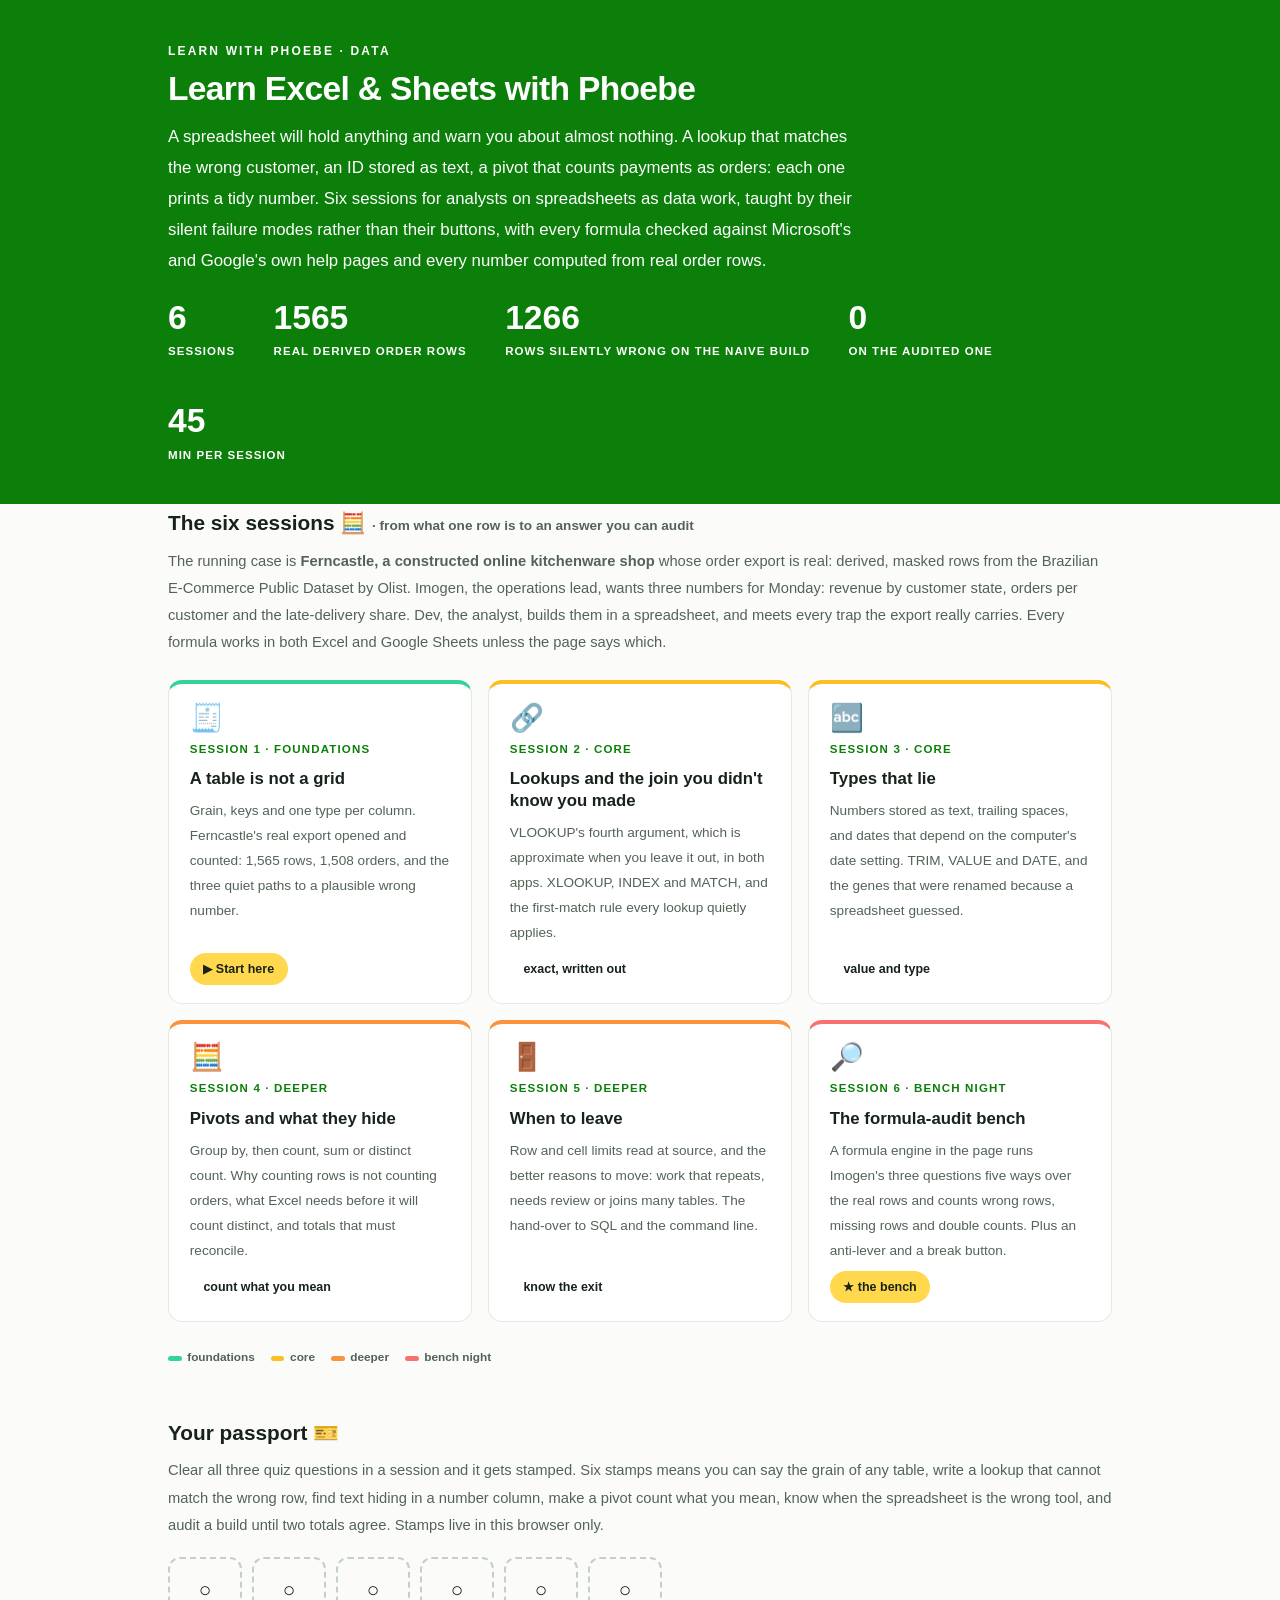
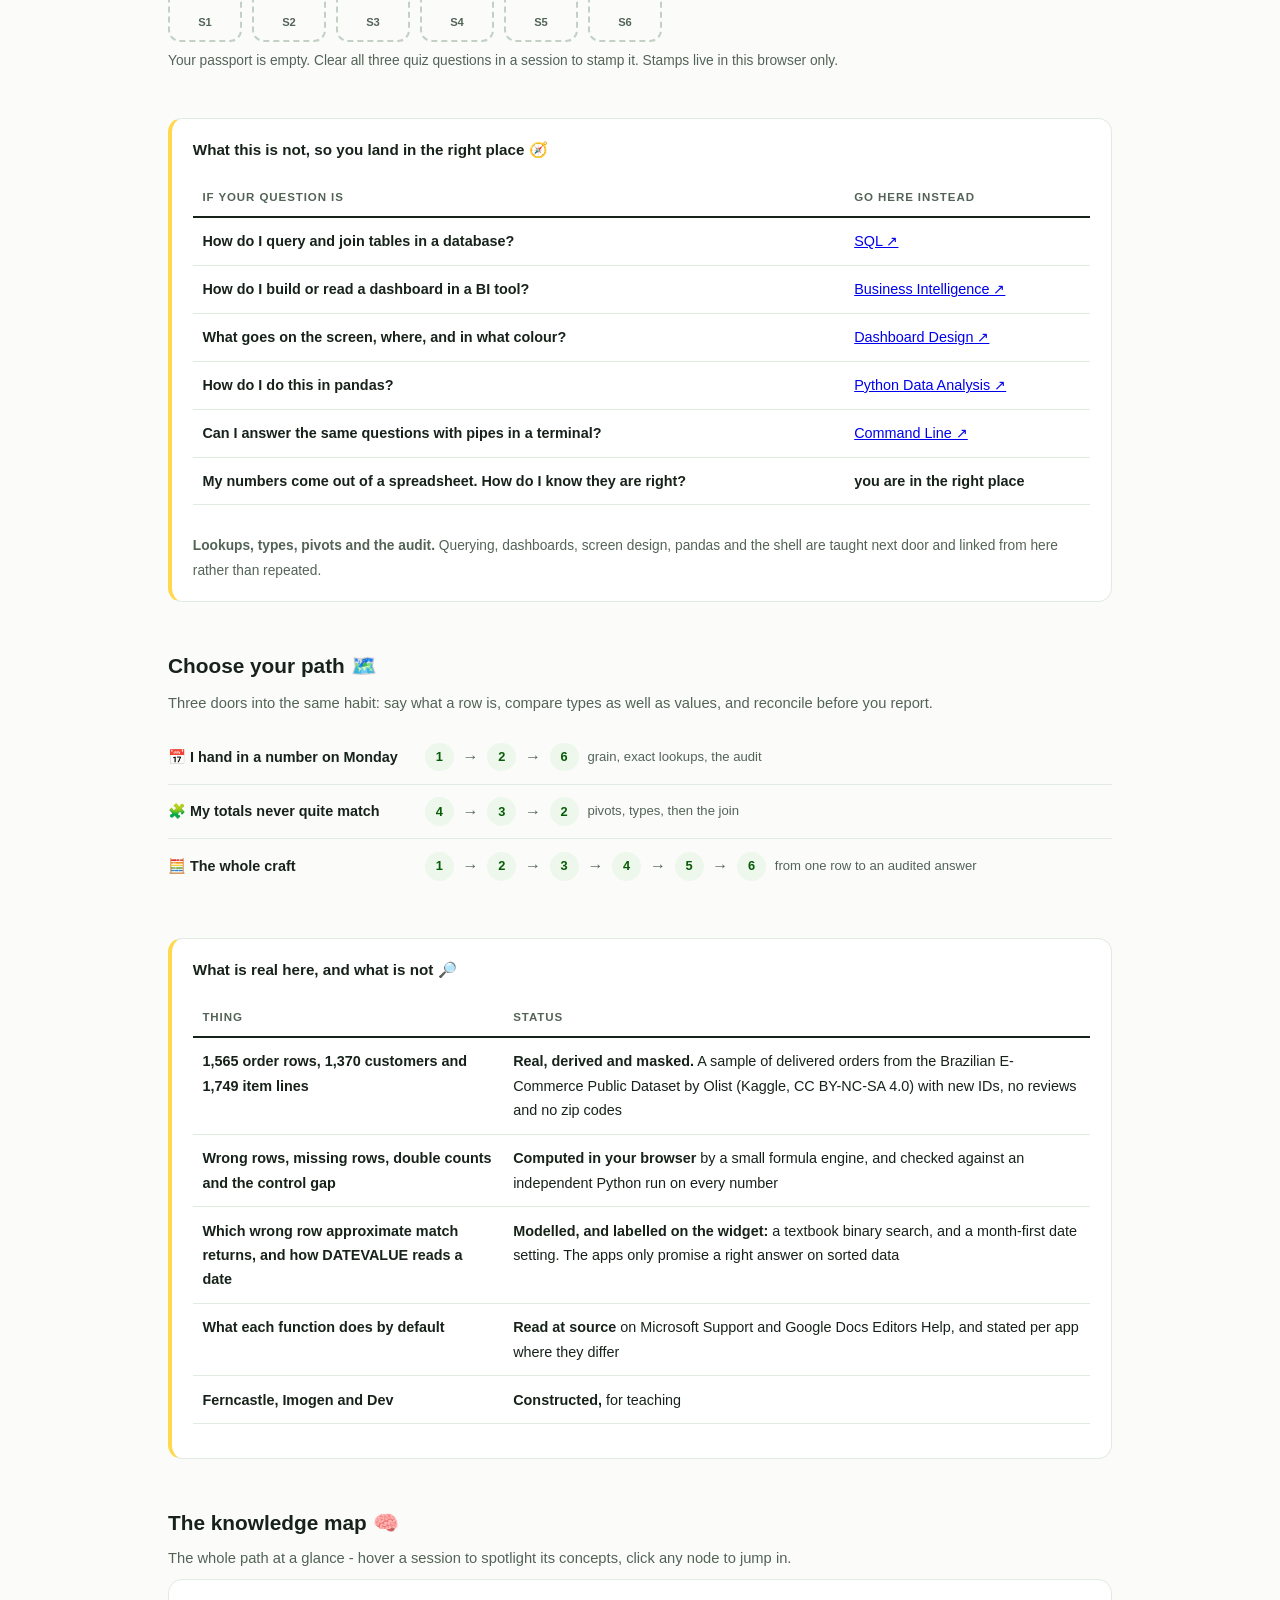
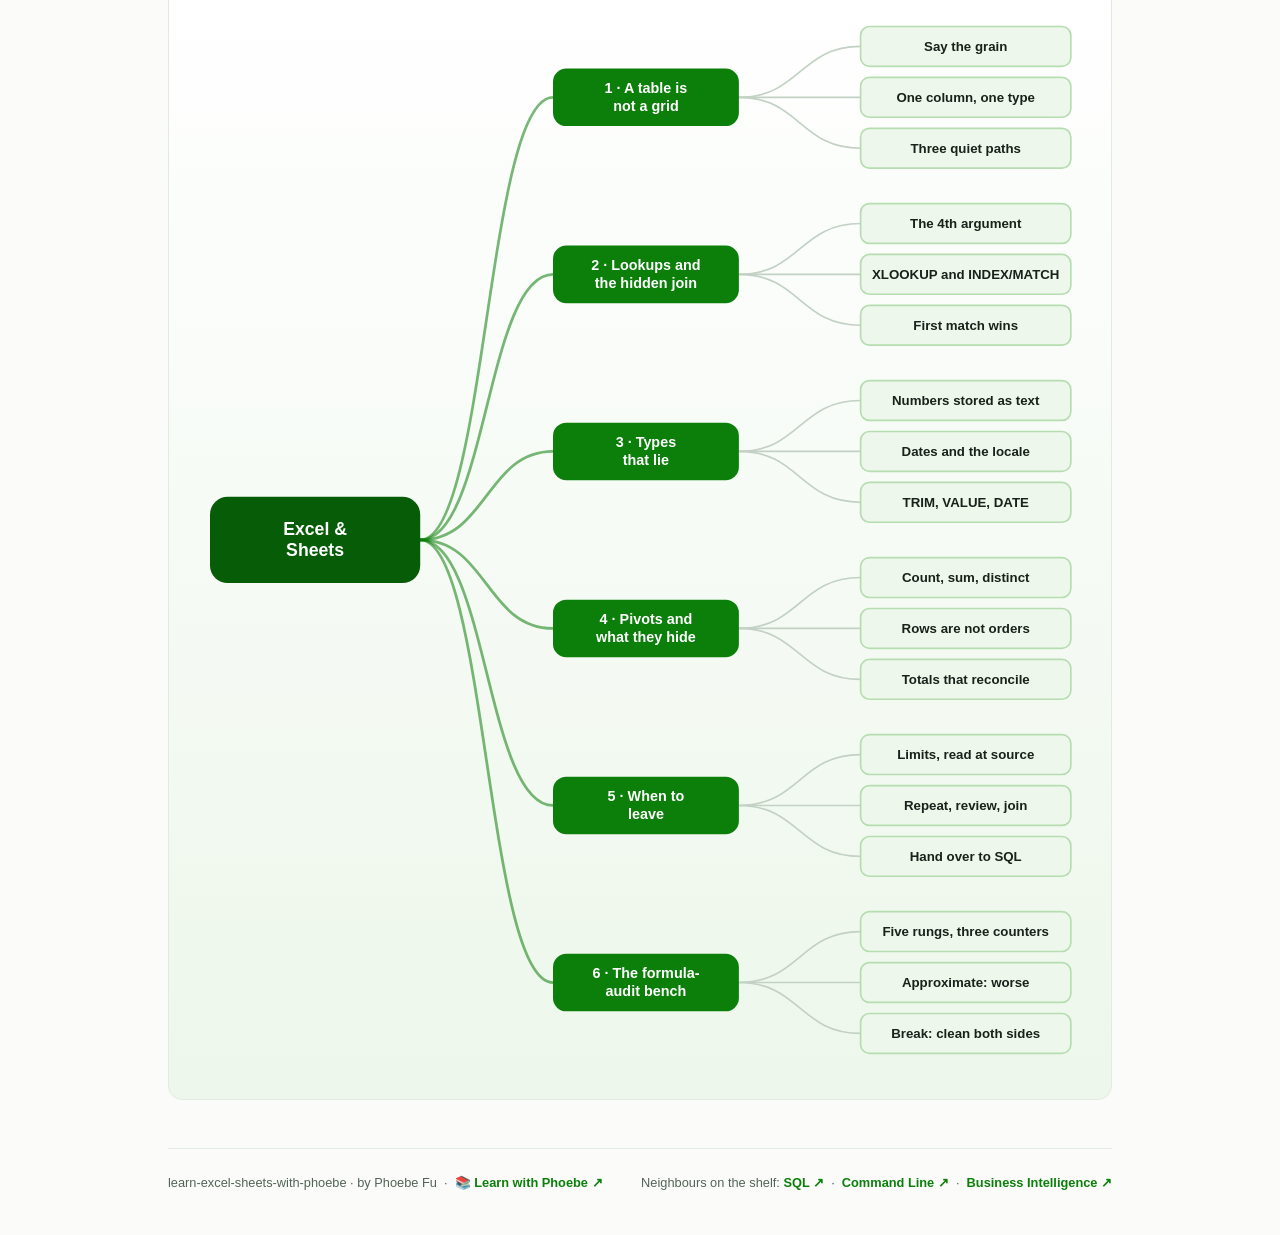
<file: index.html>
<!DOCTYPE html>
<html lang="en">
<head>
<meta charset="UTF-8">
<meta name="viewport" content="width=device-width, initial-scale=1.0">
<!-- social:start -->
<meta name="description" content="Six sessions on spreadsheets as data work with silent failure modes: grain and types, lookups as joins, text that looks like numbers, pivots that count rows instead of orders, when to leave, and a formula-audit bench on 1,565 real derived order rows, every number computed in your browser.">
<meta property="og:type" content="website">
<meta property="og:site_name" content="Learn with Phoebe">
<meta property="og:title" content="Learn Excel &amp; Sheets with Phoebe">
<meta property="og:description" content="A spreadsheet never warns you. Six sessions, one constructed shop, real order rows, and a bench that counts the rows a formula gets silently wrong.">
<meta property="og:url" content="https://phoebefu6.github.io/learn-excel-sheets-with-phoebe/">
<meta property="og:image" content="https://phoebefu6.github.io/learn-excel-sheets-with-phoebe/assets/og-cover.png">
<meta property="og:image:width" content="1200">
<meta property="og:image:height" content="630">
<meta name="twitter:card" content="summary_large_image">
<meta name="twitter:title" content="Learn Excel &amp; Sheets with Phoebe">
<meta name="twitter:description" content="Lookups, types and pivots taught by what they get wrong without an error, on real derived order rows.">
<meta name="twitter:image" content="https://phoebefu6.github.io/learn-excel-sheets-with-phoebe/assets/og-cover.png">
<!-- social:end -->
<title>Learn Excel &amp; Sheets with Phoebe</title>
<link rel="stylesheet" href="assets/style.css?v=2">
<style>

  .stats-row { display: flex; gap: 2.4rem; margin-top: 1.5rem; flex-wrap: wrap; }
  .stat b { display: block; font-size: 2.1rem; font-weight: 800; line-height: 1.05; font-variant-numeric: tabular-nums; }
  .stat span { font-size: .72rem; opacity: 1; text-transform: uppercase; letter-spacing: .09em; font-weight: 600; }

  .course-grid { display: grid; grid-template-columns: repeat(auto-fit, minmax(17rem, 1fr)); gap: 1rem; margin-top: 1.5rem; }
  .course-card {
    border: 1px solid var(--hairline);
    border-top: 4px solid var(--diff, var(--indigo));
    border-radius: var(--radius);
    padding: 1.2rem 1.3rem 1.1rem;
    display: flex;
    flex-direction: column;
    gap: .5rem;
    text-decoration: none;
    color: var(--ink);
    background: #fff;
    transition: box-shadow .15s ease, border-color .15s ease, transform .15s ease;
    position: relative;
  }
  .course-card:hover { border-color: var(--indigo-soft); border-top-color: var(--diff, var(--indigo)); box-shadow: 0 8px 28px rgba(var(--shadow-rgb),.16); transform: translateY(-3px); }
  .course-card .cicon { font-size: 1.7rem; line-height: 1; }
  .course-card .cnum { font-size: .72rem; font-weight: 700; color: var(--indigo); text-transform: uppercase; letter-spacing: .1em; }
  .course-card h3 { font-size: 1.05rem; font-weight: 800; line-height: 1.3; }
  .course-card p { font-size: .85rem; color: var(--muted); flex: 1; }
  .course-card .meta { display: flex; gap: .4rem; flex-wrap: wrap; }

  .diff-legend { display: flex; gap: 1rem; margin-top: 1.6rem; font-size: .74rem; color: var(--muted); font-weight: 600; flex-wrap: wrap; }
  .diff-legend i { display: inline-block; width: .85rem; height: .35rem; border-radius: 999px; margin-right: .35rem; vertical-align: middle; }

  .paths { margin-top: 2.6rem; }
  .paths h2 { font-size: 1.3rem; font-weight: 800; margin-bottom: .3rem; }
  .paths .plede { color: var(--muted); font-size: .92rem; margin-bottom: .8rem; }
  .path { display: flex; gap: .55rem; align-items: center; padding: .75rem 0; border-bottom: .5px solid var(--hairline); flex-wrap: wrap; }
  .path:last-child { border-bottom: none; }
  .path b { min-width: 15.5rem; font-size: .9rem; }
  .path .pstep { background: var(--indigo-50); color: var(--indigo-deep); border-radius: 999px; padding: .16rem .68rem; font-weight: 700; font-size: .8rem; text-decoration: none; transition: all .12s ease; }
  .path .pstep:hover { background: var(--indigo); color: #fff; }
  .path .parr { color: var(--muted); font-weight: 700; }

  .mm-section { margin-top: 1.6rem; }
  .mm-section h2 { font-size: 1.3rem; font-weight: 800; margin-bottom: .2rem; }
  .mm-section .mm-lede { color: var(--muted); font-size: .92rem; margin-bottom: .4rem; }
  .mm-wrap { border: 1px solid var(--hairline); border-radius: var(--radius); background: linear-gradient(180deg,#fff,var(--indigo-50)); padding: .6rem; overflow-x: auto; }
  .mm-svg { width: 100%; height: auto; display: block; max-width: 60rem; margin: 0 auto; min-width: 34rem; }
  .mm-link { cursor: pointer; text-decoration: none; }
  .mm-node rect { transition: opacity .15s ease, filter .15s ease; }
  .mm-node text { pointer-events: none; }
  .mm-link:hover .mm-node rect { filter: brightness(1.06); }
  .mm-edge { transition: opacity .15s ease; }

  .not-this { border: 1px solid var(--hairline); border-left: 4px solid var(--clay); border-radius: var(--radius); background: #fff; padding: 1.1rem 1.3rem; margin-top: 1.2rem; }
  .not-this h3 { font-size: .95rem; font-weight: 800; margin-bottom: .5rem; }
</style>
</head>
<body>
<header class="masthead">
  <div class="wrap">
    <div class="eyebrow">Learn with Phoebe · Data</div>
    <h1>Learn <span class="accent">Excel &amp; Sheets</span> with Phoebe</h1>
    <p class="sub">A spreadsheet will hold anything and warn you about almost nothing. A lookup that matches the wrong customer, an ID stored as text, a pivot that counts payments as orders: each one prints a tidy number. Six sessions for analysts on spreadsheets as data work, taught by their silent failure modes rather than their buttons, with every formula checked against Microsoft's and Google's own help pages and every number computed from real order rows.</p>
    <div class="stats-row">
      <div class="stat"><b data-count="6">6</b><span>sessions</span></div>
      <div class="stat"><b data-count="1565">1,565</b><span>real derived order rows</span></div>
      <div class="stat"><b data-count="1266">1,266</b><span>rows silently wrong on the naive build</span></div>
      <div class="stat"><b data-count="0">0</b><span>on the audited one</span></div>
      <div class="stat"><b data-count="45">45</b><span>min per session</span></div>
    </div>
  </div>
</header>
<main class="wrap">
  <section class="section">
    <div class="paths" style="margin-top:0">
      <h2>The six sessions 🧮 <span style="font-size:.85rem;font-weight:600;color:var(--muted)">· from what one row is to an answer you can audit</span></h2>
      <p class="plede">The running case is <strong>Ferncastle, a constructed online kitchenware shop</strong> whose order export is real: derived, masked rows from the Brazilian E-Commerce Public Dataset by Olist. Imogen, the operations lead, wants three numbers for Monday: revenue by customer state, orders per customer and the late-delivery share. Dev, the analyst, builds them in a spreadsheet, and meets every trap the export really carries. Every formula works in both Excel and Google Sheets unless the page says which.</p>
    </div>
    <div class="course-grid">
      <a class="course-card" href="courses/01-a-table-is-not-a-grid.html" style="--diff:#34D399">
        <span class="cicon">🧾</span>
        <span class="cnum">Session 1 · foundations</span>
        <h3>A table is not a grid</h3>
        <p>Grain, keys and one type per column. Ferncastle's real export opened and counted: 1,565 rows, 1,508 orders, and the three quiet paths to a plausible wrong number.</p>
        <span class="meta"><span class="pill amber">▶ Start here</span></span>
      </a>
      <a class="course-card" href="courses/02-lookups-and-the-hidden-join.html" style="--diff:#FBBF24">
        <span class="cicon">🔗</span>
        <span class="cnum">Session 2 · core</span>
        <h3>Lookups and the join you didn't know you made</h3>
        <p>VLOOKUP's fourth argument, which is approximate when you leave it out, in both apps. XLOOKUP, INDEX and MATCH, and the first-match rule every lookup quietly applies.</p>
        <span class="meta"><span class="pill">exact, written out</span></span>
      </a>
      <a class="course-card" href="courses/03-types-that-lie.html" style="--diff:#FBBF24">
        <span class="cicon">🔤</span>
        <span class="cnum">Session 3 · core</span>
        <h3>Types that lie</h3>
        <p>Numbers stored as text, trailing spaces, and dates that depend on the computer's date setting. TRIM, VALUE and DATE, and the genes that were renamed because a spreadsheet guessed.</p>
        <span class="meta"><span class="pill">value and type</span></span>
      </a>
      <a class="course-card" href="courses/04-pivots-and-what-they-hide.html" style="--diff:#FB923C">
        <span class="cicon">🧮</span>
        <span class="cnum">Session 4 · deeper</span>
        <h3>Pivots and what they hide</h3>
        <p>Group by, then count, sum or distinct count. Why counting rows is not counting orders, what Excel needs before it will count distinct, and totals that must reconcile.</p>
        <span class="meta"><span class="pill">count what you mean</span></span>
      </a>
      <a class="course-card" href="courses/05-when-to-leave.html" style="--diff:#FB923C">
        <span class="cicon">🚪</span>
        <span class="cnum">Session 5 · deeper</span>
        <h3>When to leave</h3>
        <p>Row and cell limits read at source, and the better reasons to move: work that repeats, needs review or joins many tables. The hand-over to SQL and the command line.</p>
        <span class="meta"><span class="pill">know the exit</span></span>
      </a>
      <a class="course-card" href="courses/06-the-formula-audit-bench.html" style="--diff:#F87171">
        <span class="cicon">🔎</span>
        <span class="cnum">Session 6 · bench night</span>
        <h3>The formula-audit bench</h3>
        <p>A formula engine in the page runs Imogen's three questions five ways over the real rows and counts wrong rows, missing rows and double counts. Plus an anti-lever and a break button.</p>
        <span class="meta"><span class="pill amber">★ the bench</span></span>
      </a>
    </div>
    <div class="diff-legend">
      <span><i style="background:#34D399"></i>foundations</span>
      <span><i style="background:#FBBF24"></i>core</span>
      <span><i style="background:#FB923C"></i>deeper</span>
      <span><i style="background:#F87171"></i>bench night</span>
    </div>
  </section>
  <section class="section">
    <div class="paths" style="margin-top:0">
      <h2>Your passport 🎫</h2>
      <p class="plede">Clear all three quiz questions in a session and it gets stamped. Six stamps means you can say the grain of any table, write a lookup that cannot match the wrong row, find text hiding in a number column, make a pivot count what you mean, know when the spreadsheet is the wrong tool, and audit a build until two totals agree. Stamps live in this browser only.</p>
    </div>
    <div class="pp-strip"></div>
  </section>
  <section class="section">
    <div class="not-this">
      <h3>What this is not, so you land in the right place 🧭</h3>
      <table class="clean">
        <tr><th>If your question is</th><th>Go here instead</th></tr>
        <tr><td>How do I query and join tables in a database?</td><td><a href="https://phoebefu6.github.io/learn-sql-with-phoebe/">SQL ↗</a></td></tr>
        <tr><td>How do I build or read a dashboard in a BI tool?</td><td><a href="https://phoebefu6.github.io/learn-business-intelligence-with-phoebe/">Business Intelligence ↗</a></td></tr>
        <tr><td>What goes on the screen, where, and in what colour?</td><td><a href="https://phoebefu6.github.io/learn-dashboard-design-with-phoebe/">Dashboard Design ↗</a></td></tr>
        <tr><td>How do I do this in pandas?</td><td><a href="https://phoebefu6.github.io/learn-python-data-analysis-with-phoebe/">Python Data Analysis ↗</a></td></tr>
        <tr><td>Can I answer the same questions with pipes in a terminal?</td><td><a href="https://phoebefu6.github.io/learn-command-line-with-phoebe/">Command Line ↗</a></td></tr>
        <tr><td><strong>My numbers come out of a spreadsheet. How do I know they are right?</strong></td><td><strong>you are in the right place</strong></td></tr>
      </table>
      <p style="margin-top:.7rem;font-size:.86rem;color:var(--muted)"><strong>Lookups, types, pivots and the audit.</strong> Querying, dashboards, screen design, pandas and the shell are taught next door and linked from here rather than repeated.</p>
    </div>
  </section>
  <section class="section">
    <div class="paths">
      <h2>Choose your path 🗺️</h2>
      <p class="plede">Three doors into the same habit: say what a row is, compare types as well as values, and reconcile before you report.</p>
      <div class="path"><b>📅 I hand in a number on Monday</b>
        <a class="pstep" href="courses/01-a-table-is-not-a-grid.html">1</a><span class="parr">→</span>
        <a class="pstep" href="courses/02-lookups-and-the-hidden-join.html">2</a><span class="parr">→</span>
        <a class="pstep" href="courses/06-the-formula-audit-bench.html">6</a>
        <span style="font-size:.82rem;color:var(--muted)">grain, exact lookups, the audit</span>
      </div>
      <div class="path"><b>🧩 My totals never quite match</b>
        <a class="pstep" href="courses/04-pivots-and-what-they-hide.html">4</a><span class="parr">→</span>
        <a class="pstep" href="courses/03-types-that-lie.html">3</a><span class="parr">→</span>
        <a class="pstep" href="courses/02-lookups-and-the-hidden-join.html">2</a>
        <span style="font-size:.82rem;color:var(--muted)">pivots, types, then the join</span>
      </div>
      <div class="path"><b>🧮 The whole craft</b>
        <a class="pstep" href="courses/01-a-table-is-not-a-grid.html">1</a><span class="parr">→</span>
        <a class="pstep" href="courses/02-lookups-and-the-hidden-join.html">2</a><span class="parr">→</span>
        <a class="pstep" href="courses/03-types-that-lie.html">3</a><span class="parr">→</span>
        <a class="pstep" href="courses/04-pivots-and-what-they-hide.html">4</a><span class="parr">→</span>
        <a class="pstep" href="courses/05-when-to-leave.html">5</a><span class="parr">→</span>
        <a class="pstep" href="courses/06-the-formula-audit-bench.html">6</a>
        <span style="font-size:.82rem;color:var(--muted)">from one row to an audited answer</span>
      </div>
    </div>
  </section>
  <section class="section">
    <div class="not-this">
      <h3>What is real here, and what is not 🔎</h3>
      <table class="clean">
        <tr><th>Thing</th><th>Status</th></tr>
        <tr><td>1,565 order rows, 1,370 customers and 1,749 item lines</td><td><strong>Real, derived and masked.</strong> A sample of delivered orders from the Brazilian E-Commerce Public Dataset by Olist (Kaggle, CC BY-NC-SA 4.0) with new IDs, no reviews and no zip codes</td></tr>
        <tr><td>Wrong rows, missing rows, double counts and the control gap</td><td><strong>Computed in your browser</strong> by a small formula engine, and checked against an independent Python run on every number</td></tr>
        <tr><td>Which wrong row approximate match returns, and how DATEVALUE reads a date</td><td><strong>Modelled, and labelled on the widget:</strong> a textbook binary search, and a month-first date setting. The apps only promise a right answer on sorted data</td></tr>
        <tr><td>What each function does by default</td><td><strong>Read at source</strong> on Microsoft Support and Google Docs Editors Help, and stated per app where they differ</td></tr>
        <tr><td>Ferncastle, Imogen and Dev</td><td><strong>Constructed,</strong> for teaching</td></tr>
      </table>
    </div>
  </section>
  <section class="section mm-section">
    <h2>The knowledge map 🧠</h2>
    <p class="mm-lede">The whole path at a glance - hover a session to spotlight its concepts, click any node to jump in.</p>
    <div class="mm-wrap"><div id="mindmap"></div></div>
  </section>
  <footer class="pagefoot">
    <span>learn-excel-sheets-with-phoebe · by Phoebe Fu &nbsp;·&nbsp; 📚 <a href="https://phoebefu6.github.io/learn-with-phoebe/">Learn with Phoebe ↗</a></span>
    <span>Neighbours on the shelf: <a href="https://phoebefu6.github.io/learn-sql-with-phoebe/">SQL ↗</a> &nbsp;·&nbsp; <a href="https://phoebefu6.github.io/learn-command-line-with-phoebe/">Command Line ↗</a> &nbsp;·&nbsp; <a href="https://phoebefu6.github.io/learn-business-intelligence-with-phoebe/">Business Intelligence ↗</a></span>
  </footer>
</main>
<script>
window.MINDMAP_DATA = {
 "title": "Excel &\nSheets",
 "centerColor": "#075C07",
 "sessions": [
  {
   "label": "A table is\nnot a grid",
   "href": "courses/01-a-table-is-not-a-grid.html",
   "color": "#34D399",
   "concepts": [
    {
     "label": "Say the grain",
     "href": "courses/01-a-table-is-not-a-grid.html"
    },
    {
     "label": "One column, one type",
     "href": "courses/01-a-table-is-not-a-grid.html"
    },
    {
     "label": "Three quiet paths",
     "href": "courses/01-a-table-is-not-a-grid.html"
    }
   ]
  },
  {
   "label": "Lookups and\nthe hidden join",
   "href": "courses/02-lookups-and-the-hidden-join.html",
   "color": "#FBBF24",
   "concepts": [
    {
     "label": "The 4th argument",
     "href": "courses/02-lookups-and-the-hidden-join.html"
    },
    {
     "label": "XLOOKUP and INDEX/MATCH",
     "href": "courses/02-lookups-and-the-hidden-join.html"
    },
    {
     "label": "First match wins",
     "href": "courses/02-lookups-and-the-hidden-join.html"
    }
   ]
  },
  {
   "label": "Types\nthat lie",
   "href": "courses/03-types-that-lie.html",
   "color": "#FBBF24",
   "concepts": [
    {
     "label": "Numbers stored as text",
     "href": "courses/03-types-that-lie.html"
    },
    {
     "label": "Dates and the locale",
     "href": "courses/03-types-that-lie.html"
    },
    {
     "label": "TRIM, VALUE, DATE",
     "href": "courses/03-types-that-lie.html"
    }
   ]
  },
  {
   "label": "Pivots and\nwhat they hide",
   "href": "courses/04-pivots-and-what-they-hide.html",
   "color": "#FB923C",
   "concepts": [
    {
     "label": "Count, sum, distinct",
     "href": "courses/04-pivots-and-what-they-hide.html"
    },
    {
     "label": "Rows are not orders",
     "href": "courses/04-pivots-and-what-they-hide.html"
    },
    {
     "label": "Totals that reconcile",
     "href": "courses/04-pivots-and-what-they-hide.html"
    }
   ]
  },
  {
   "label": "When to\nleave",
   "href": "courses/05-when-to-leave.html",
   "color": "#FB923C",
   "concepts": [
    {
     "label": "Limits, read at source",
     "href": "courses/05-when-to-leave.html"
    },
    {
     "label": "Repeat, review, join",
     "href": "courses/05-when-to-leave.html"
    },
    {
     "label": "Hand over to SQL",
     "href": "courses/05-when-to-leave.html"
    }
   ]
  },
  {
   "label": "The formula-\naudit bench",
   "href": "courses/06-the-formula-audit-bench.html",
   "color": "#F87171",
   "concepts": [
    {
     "label": "Five rungs, three counters",
     "href": "courses/06-the-formula-audit-bench.html"
    },
    {
     "label": "Approximate: worse",
     "href": "courses/06-the-formula-audit-bench.html"
    },
    {
     "label": "Break: clean both sides",
     "href": "courses/06-the-formula-audit-bench.html"
    }
   ]
  }
 ]
};
</script>
<script src="assets/mindmap.js?v=1"></script>
<script src="assets/app.js?v=2"></script>
</body>
</html>
</file>
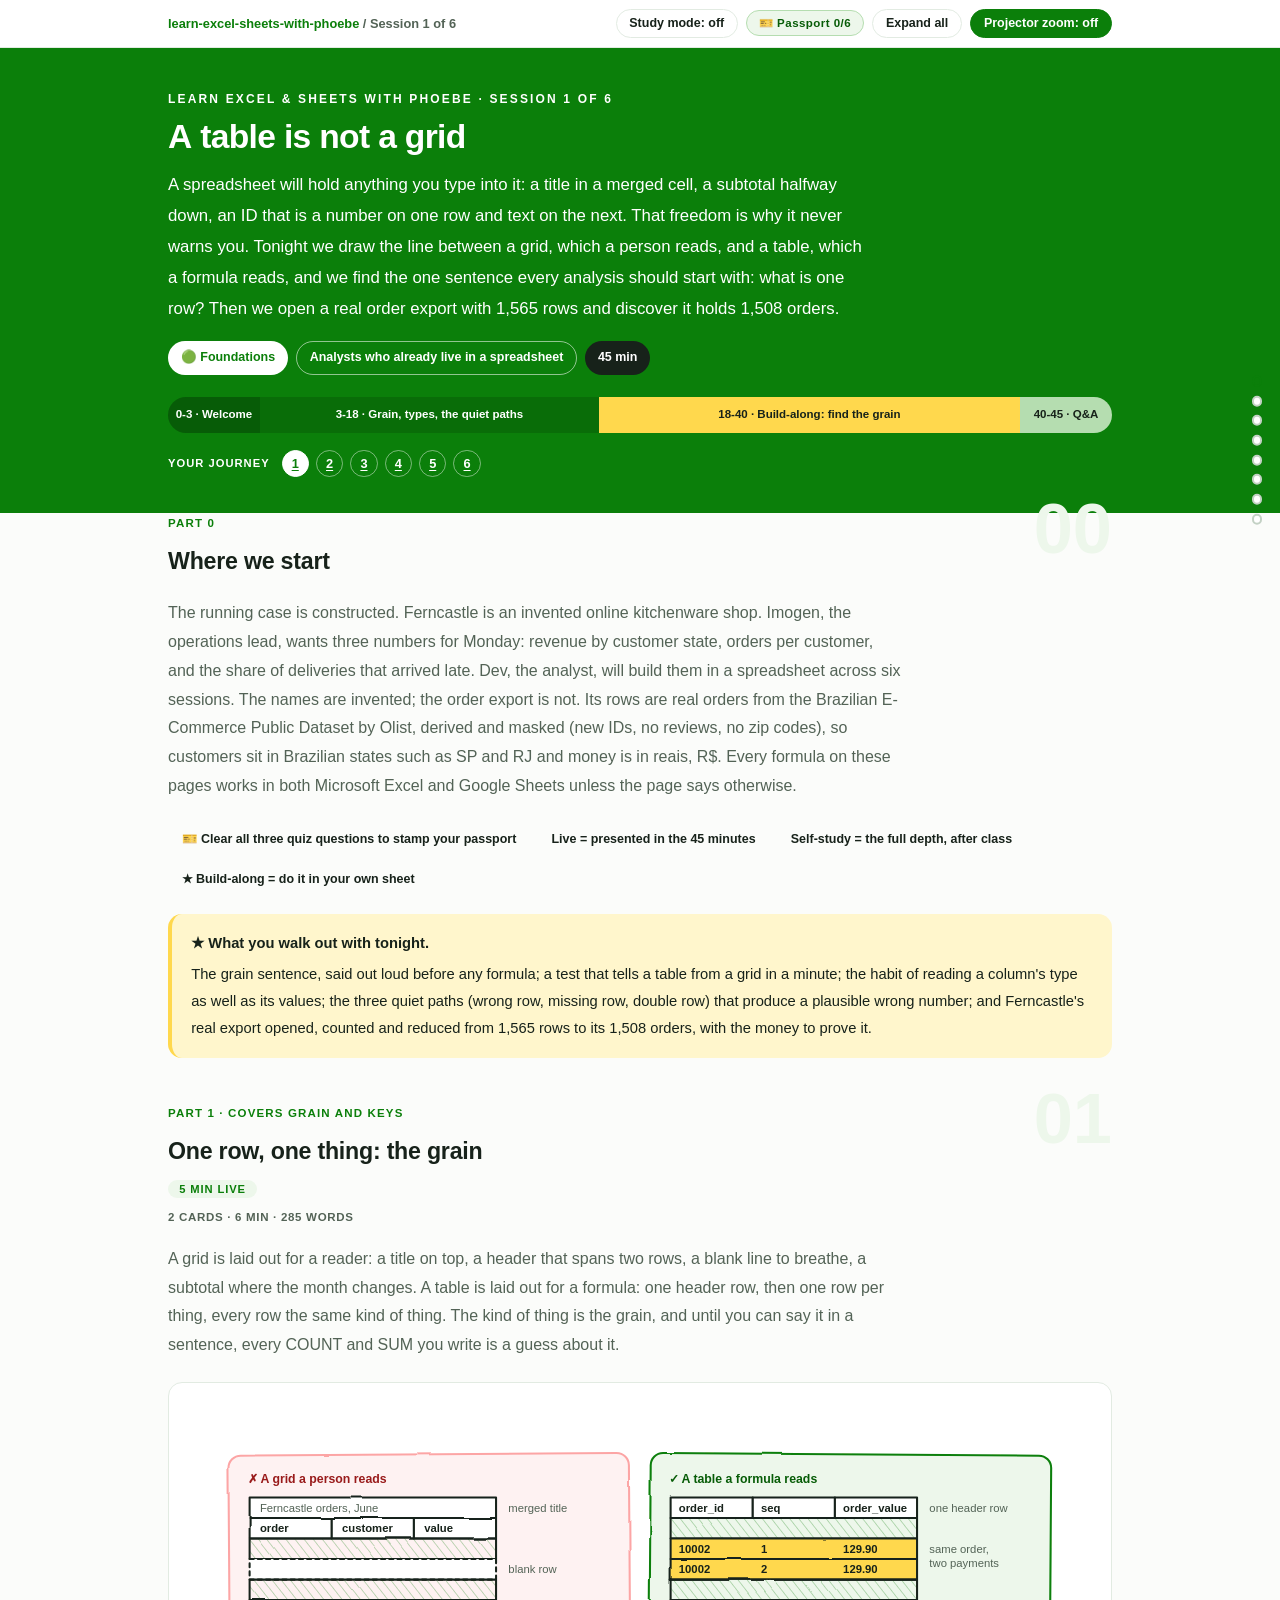
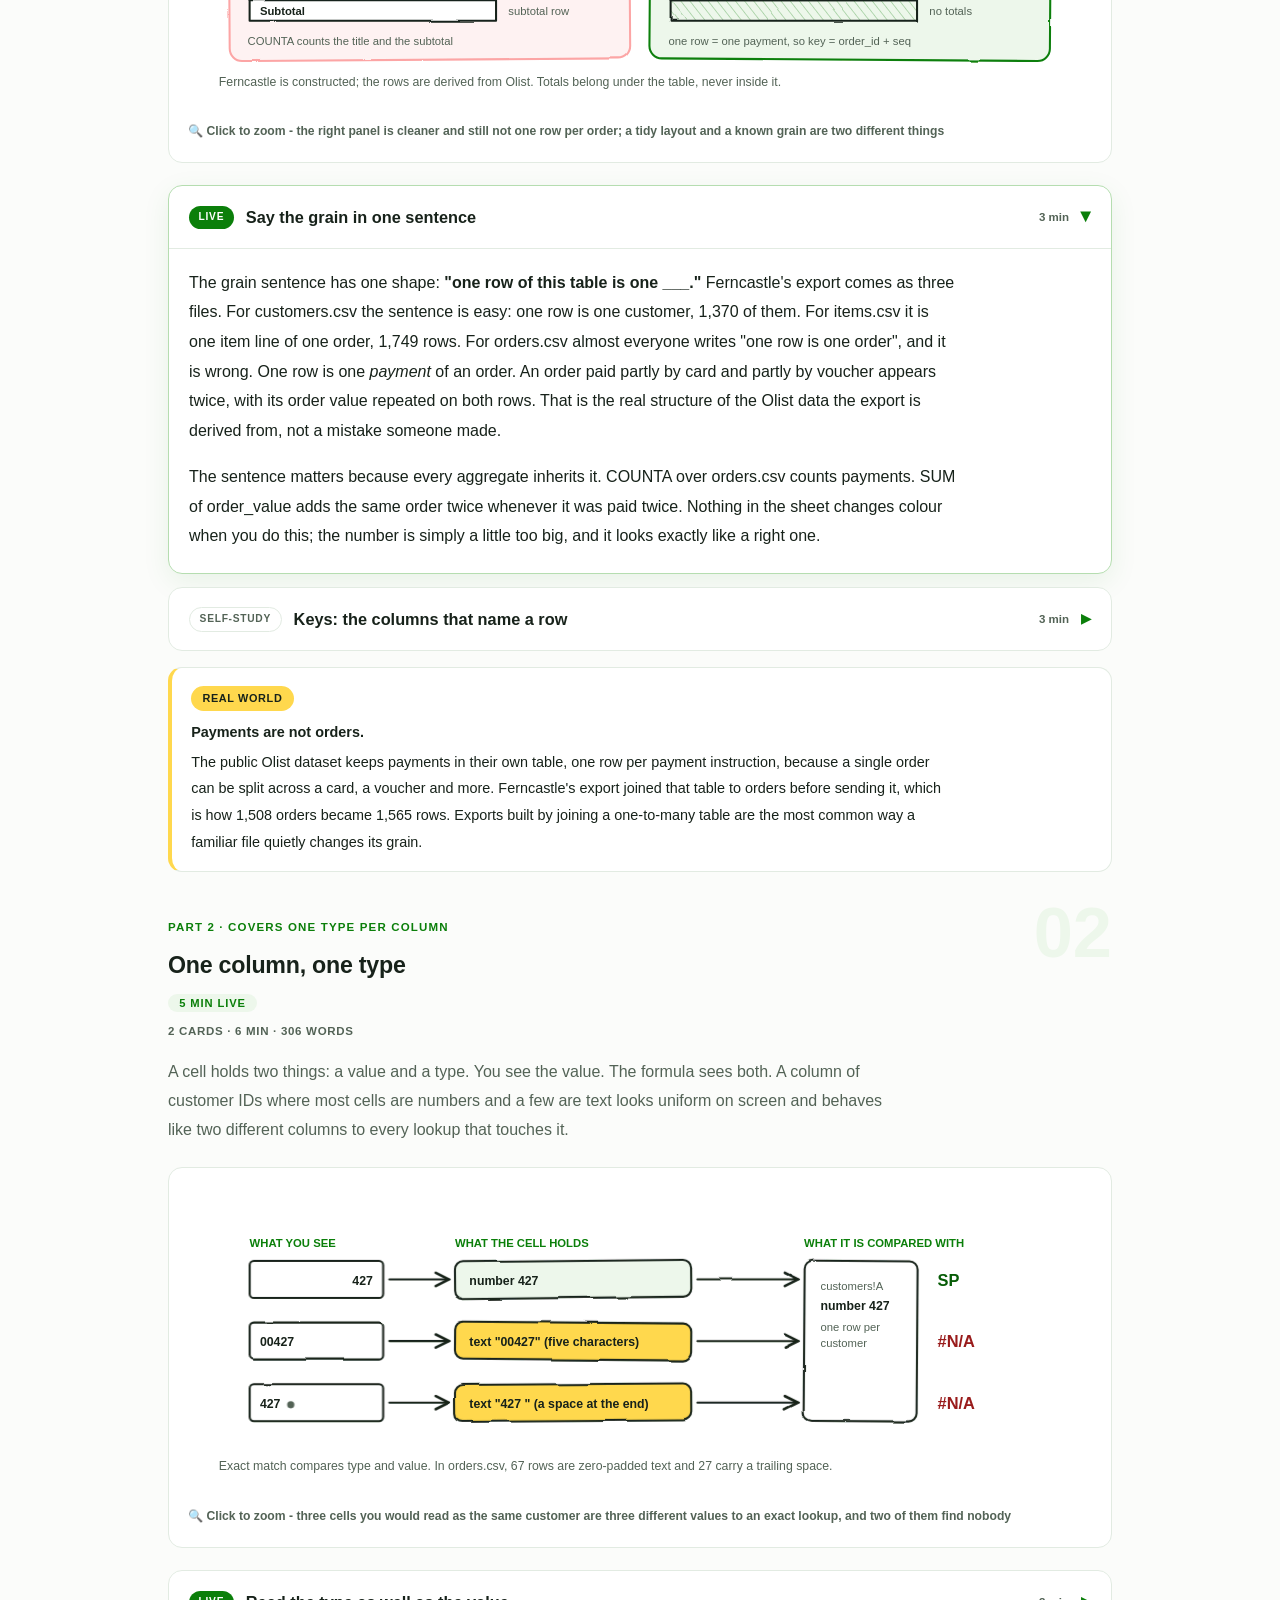
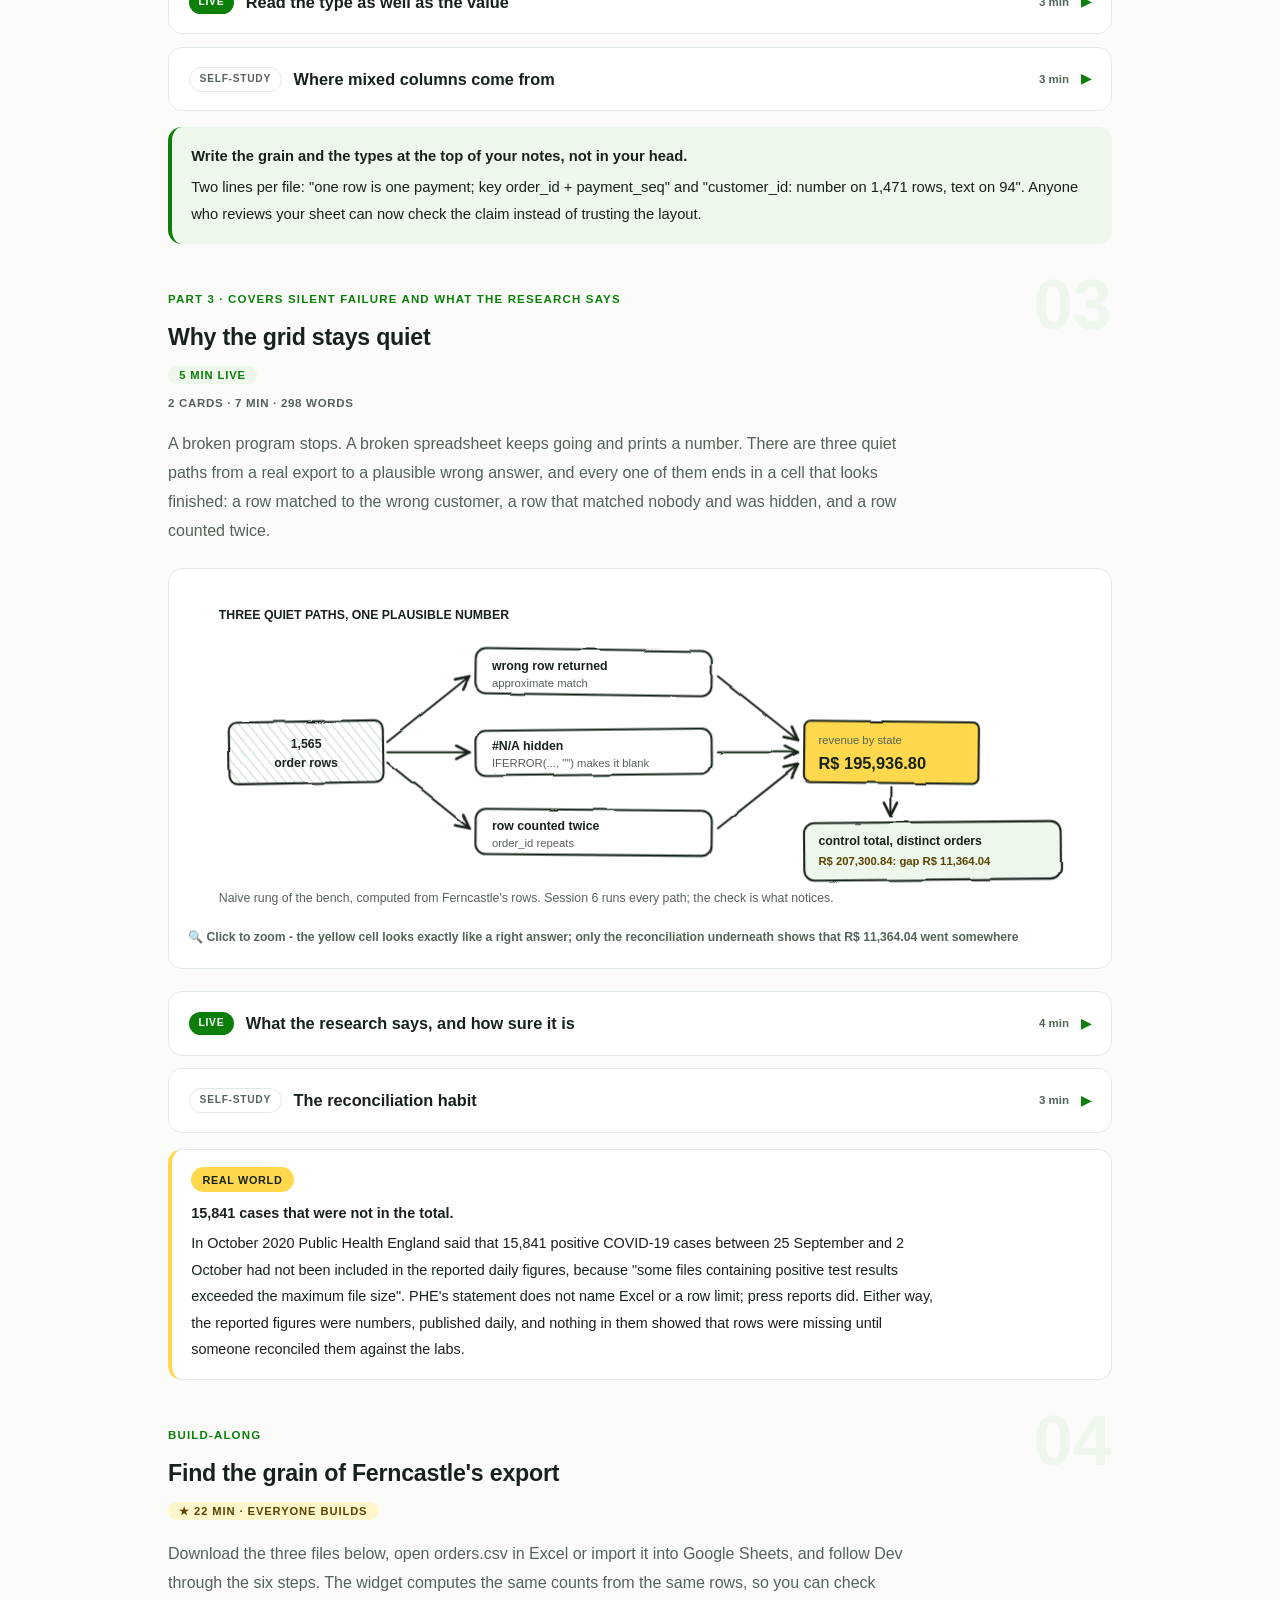
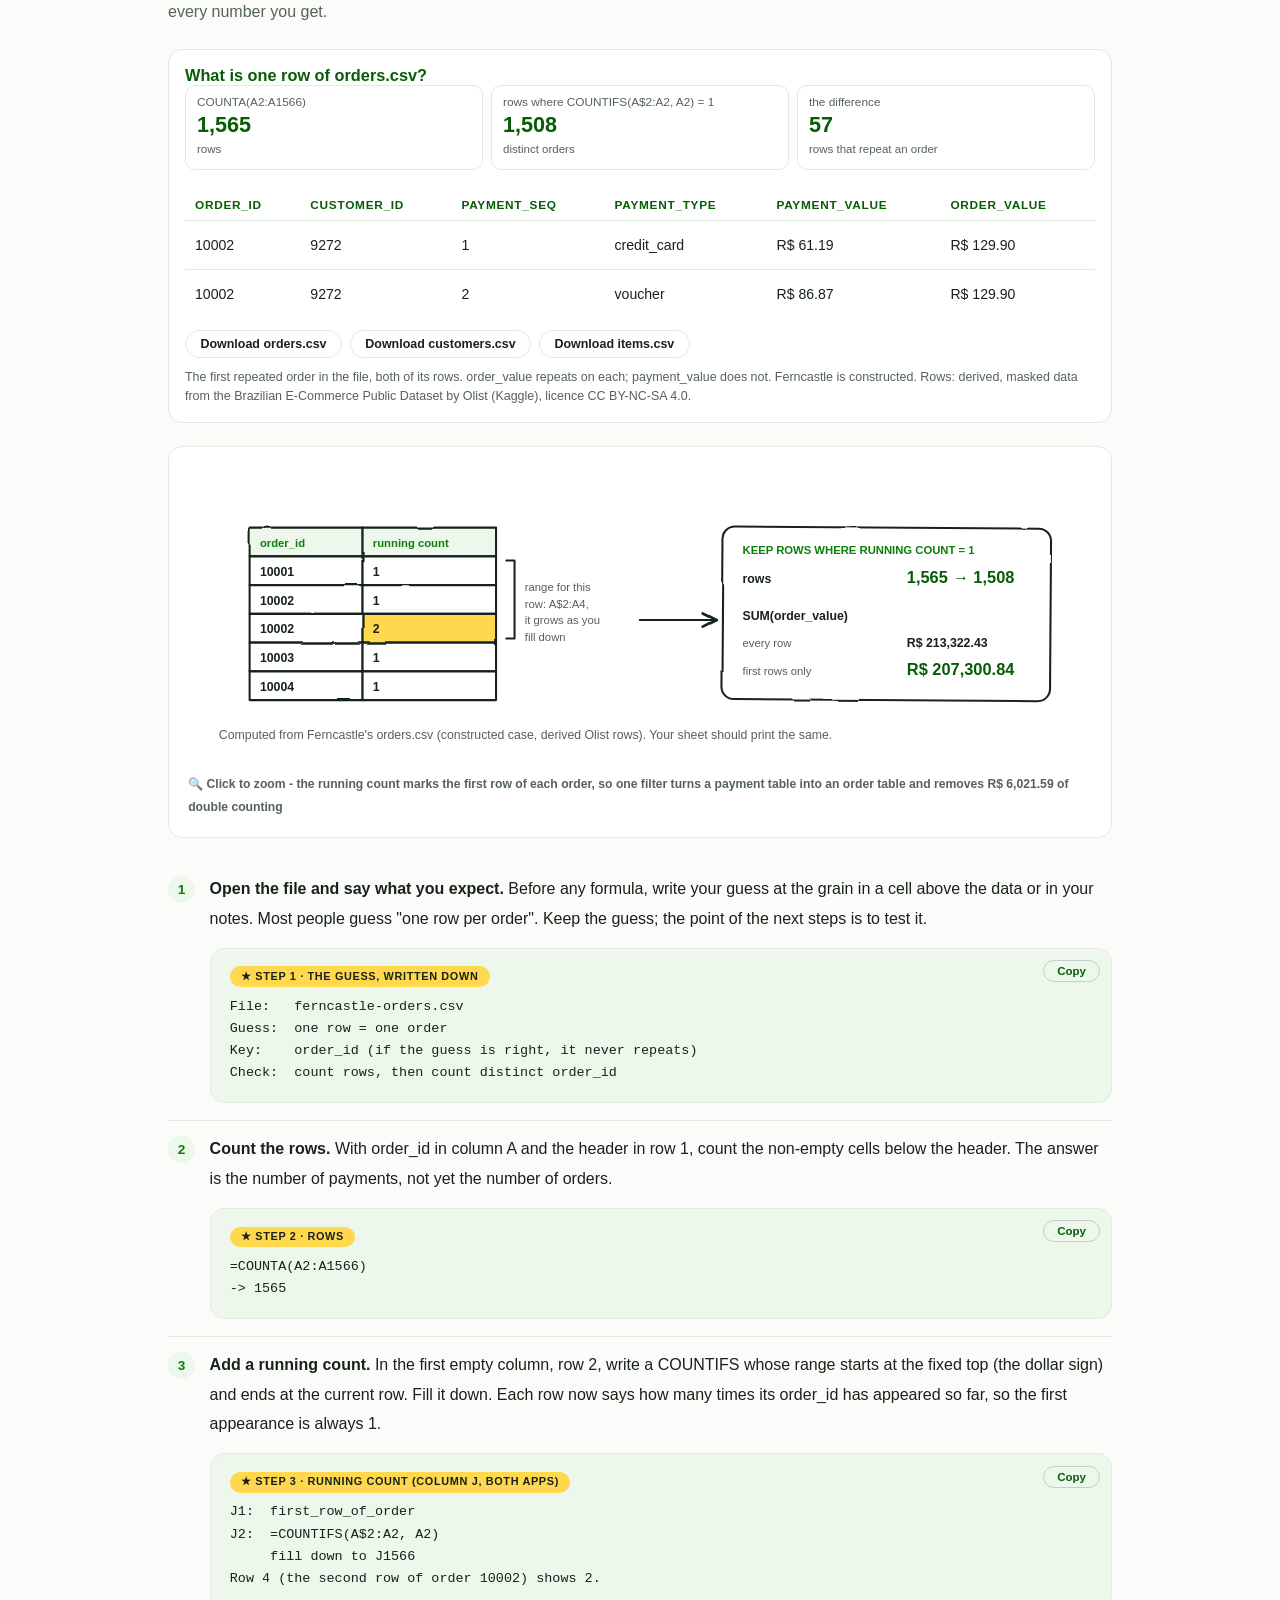
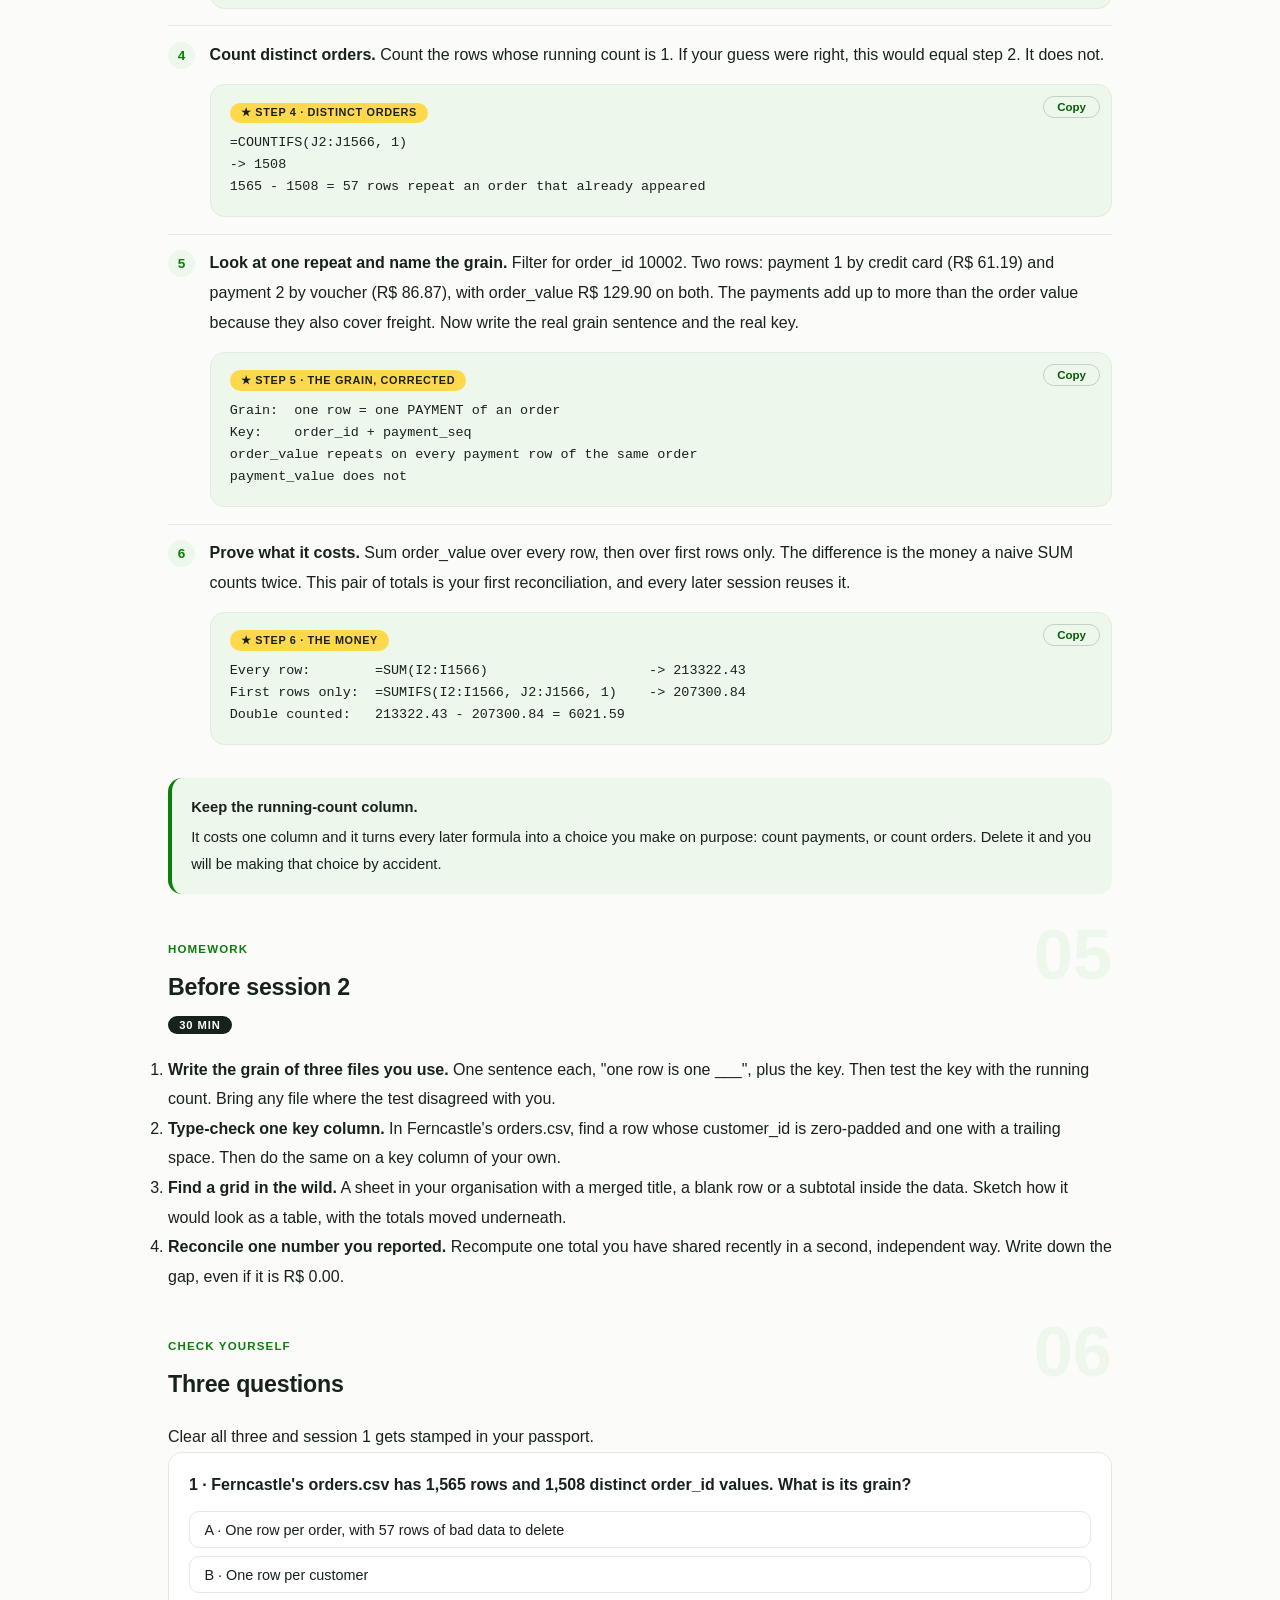
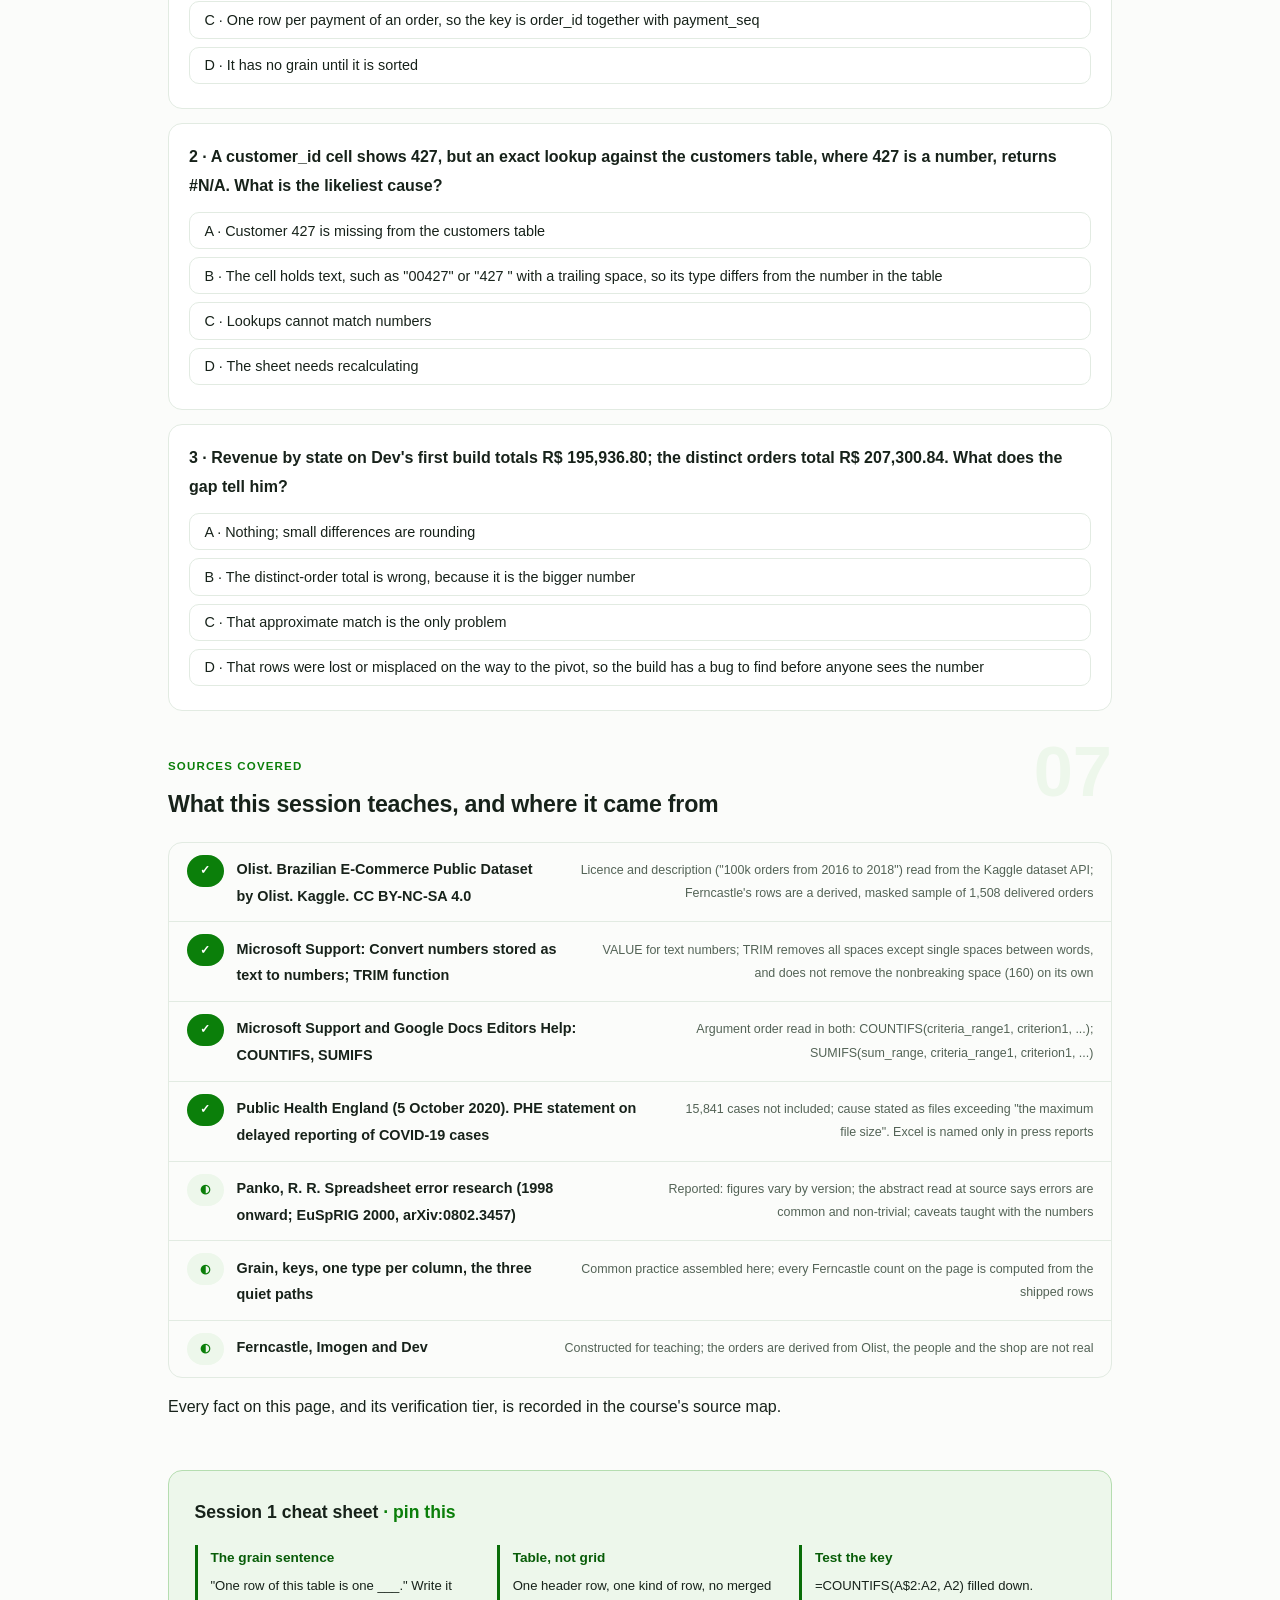
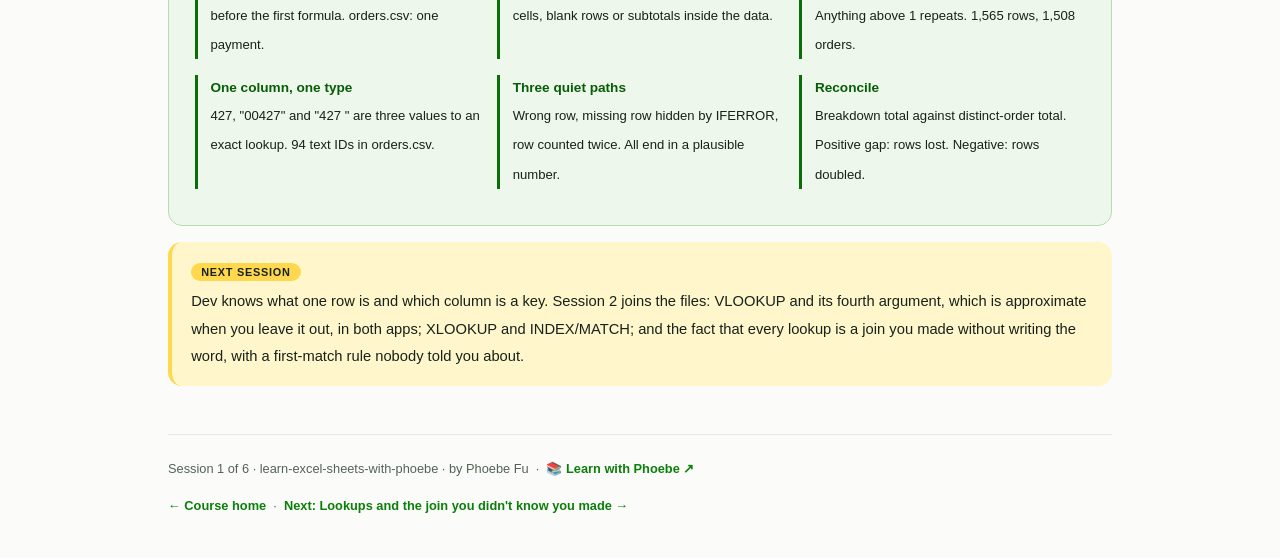
<file: courses/01-a-table-is-not-a-grid.html>
<!DOCTYPE html>
<html lang="en">
<head>
<meta charset="UTF-8">
<meta name="viewport" content="width=device-width, initial-scale=1.0">
<!-- social:start -->
<meta name="description" content="Session 1 of 6. A spreadsheet will hold anything, which is why it never warns you. Grain, one type per column, and the three quiet paths that turn a real order export into a plausible wrong number, worked on Ferncastle's 1,565 rows.">
<meta property="og:type" content="article">
<meta property="og:site_name" content="Learn with Phoebe">
<meta property="og:title" content="A table is not a grid - learn excel and sheets with phoebe">
<meta property="og:description" content="Session 1 of 6. Say what one row is before you write a formula. 1,565 rows, 1,508 orders, and why the difference matters.">
<meta property="og:url" content="https://phoebefu6.github.io/learn-excel-sheets-with-phoebe/courses/01-a-table-is-not-a-grid.html">
<meta property="og:image" content="https://phoebefu6.github.io/learn-excel-sheets-with-phoebe/assets/og-cover.png">
<meta property="og:image:width" content="1200">
<meta property="og:image:height" content="630">
<meta name="twitter:card" content="summary_large_image">
<meta name="twitter:title" content="A table is not a grid - learn excel and sheets with phoebe">
<meta name="twitter:description" content="Session 1 of 6. Grain, types and the three quiet paths to a plausible wrong number.">
<meta name="twitter:image" content="https://phoebefu6.github.io/learn-excel-sheets-with-phoebe/assets/og-cover.png">
<!-- social:end -->
<title>Session 1 · A table is not a grid - learn excel and sheets with phoebe</title>
<link rel="stylesheet" href="../assets/style.css?v=2">
</head>
<body>

<div class="toolbar">
  <div class="wrap">
    <span class="crumb"><a href="../index.html">learn-excel-sheets-with-phoebe</a> / Session 1 of 6</span>
    <button class="btn" id="toggle-all" type="button">Expand all</button>
    <button class="btn primary" id="zoom-toggle" type="button">Projector zoom: off</button>
  </div>
</div>

<header class="masthead">
  <div class="wrap">
    <div class="eyebrow">Learn Excel &amp; Sheets with Phoebe · Session 1 of 6</div>
    <h1>A table is not a <span class="accent">grid</span></h1>
    <p class="sub">A spreadsheet will hold anything you type into it: a title in a merged cell, a subtotal halfway down, an ID that is a number on one row and text on the next. That freedom is why it never warns you. Tonight we draw the line between a grid, which a person reads, and a table, which a formula reads, and we find the one sentence every analysis should start with: what is one row? Then we open a real order export with 1,565 rows and discover it holds 1,508 orders.</p>
    <div class="chip-row">
      <span class="chip level">🟢 Foundations</span>
      <span class="chip audience">Analysts who already live in a spreadsheet</span>
      <span class="chip time">45 min</span>
    </div>
    <div class="agenda">
      <span class="a1" style="flex:1">0-3 · Welcome</span>
      <span class="a2" style="flex:4">3-18 · Grain, types, the quiet paths</span>
      <span class="a3" style="flex:5">18-40 · Build-along: find the grain</span>
      <span class="a4" style="flex:1">40-45 · Q&amp;A</span>
    </div>
  </div>
</header>

<main class="wrap">

  <section class="section" id="intro">
    <div class="section-kicker">
      <span class="klabel">Part 0</span>
      <h2>Where we start</h2>
    </div>
    <p class="lede">The running case is constructed. Ferncastle is an invented online kitchenware shop. Imogen, the operations lead, wants three numbers for Monday: revenue by customer state, orders per customer, and the share of deliveries that arrived late. Dev, the analyst, will build them in a spreadsheet across six sessions. The names are invented; the order export is not. Its rows are real orders from the Brazilian E-Commerce Public Dataset by Olist, derived and masked (new IDs, no reviews, no zip codes), so customers sit in Brazilian states such as SP and RJ and money is in reais, R$. Every formula on these pages works in both Microsoft Excel and Google Sheets unless the page says otherwise.</p>

    <div class="legend">
      <span class="pill">🎫 Clear all three quiz questions to stamp your passport</span>
      <span class="pill">Live = presented in the 45 minutes</span>
      <span class="pill">Self-study = the full depth, after class</span>
      <span class="pill">★ Build-along = do it in your own sheet</span>
    </div>

    <div class="callout win">
      <p><strong>★ What you walk out with tonight.</strong> The grain sentence, said out loud before any formula; a test that tells a table from a grid in a minute; the habit of reading a column's type as well as its values; the three quiet paths (wrong row, missing row, double row) that produce a plausible wrong number; and Ferncastle's real export opened, counted and reduced from 1,565 rows to its 1,508 orders, with the money to prove it.</p>
    </div>
  </section>

  <section class="section" id="part-1">
    <div class="section-kicker">
      <span class="klabel">Part 1 · covers grain and keys</span>
      <h2>One row, one thing: the grain</h2>
      <span class="tag concept">5 min live</span>
    </div>
    <p class="lede">A grid is laid out for a reader: a title on top, a header that spans two rows, a blank line to breathe, a subtotal where the month changes. A table is laid out for a formula: one header row, then one row per thing, every row the same kind of thing. The kind of thing is the grain, and until you can say it in a sentence, every COUNT and SUM you write is a guess about it.</p>

    <figure class="zoomable">
      <svg viewBox="0 0 880 300" xmlns="http://www.w3.org/2000/svg" role="img" aria-label="Two hand-drawn panels. Left, marked wrong: a grid a person reads, with a merged title cell across the top, a header, data rows, a blank row and a subtotal row inside the data; COUNTA counts the title and the subtotal as if they were orders. Right, marked right: a table a formula reads, with one header row of order_id, seq and order_value and five data rows; two of them are highlighted, both order 10002, with seq 1 and seq 2 and the same order value 129.90, because one row is one payment. A note says totals belong under the table, never inside it.">
        <defs>
          <filter id="e1aSk" x="-3%" y="-3%" width="106%" height="106%"><feTurbulence type="fractalNoise" baseFrequency="0.02" numOctaves="2" seed="11" result="n"/><feDisplacementMap in="SourceGraphic" in2="n" scale="2.4" xChannelSelector="R" yChannelSelector="G"/></filter>
          <pattern id="e1aHc" patternUnits="userSpaceOnUse" width="7" height="7" patternTransform="rotate(-38)"><line x1="0" y1="0" x2="0" y2="7" stroke="#0B7F0A" stroke-width="1" opacity=".5"/></pattern>
        </defs>
        <style>
          .e1aH { font: 800 12px Inter, sans-serif; fill: #17221A; }
          .e1aL { font: 600 12px Inter, sans-serif; fill: #17221A; }
          .e1aS { font: 400 11px Inter, sans-serif; fill: #536356; }
          .e1aC { font: 600 11px Inter, sans-serif; fill: #17221A; }
          .e1aR { font: 800 12px Inter, sans-serif; fill: #991B1B; }
          .e1aG { font: 800 12px Inter, sans-serif; fill: #075C07; }
          .e1aN { font: 400 12px Inter, sans-serif; fill: #536356; }
        </style>

        <g filter="url(#e1aSk)" fill="none" stroke="#17221A" stroke-width="2" stroke-linecap="round" stroke-linejoin="round">
          <rect x="40" y="50" width="390" height="200" rx="12" transform="rotate(-0.4 235 150)" fill="#FEF2F2" stroke="#FCA5A5"/>
          <rect x="60" y="92" width="240" height="20" fill="#FFFFFF"/>
          <rect x="60" y="112" width="80" height="20" fill="#FFFFFF"/>
          <rect x="140" y="112" width="80" height="20" fill="#FFFFFF"/>
          <rect x="220" y="112" width="80" height="20" fill="#FFFFFF"/>
          <rect x="60" y="132" width="240" height="20" fill="url(#e1aHc)"/>
          <rect x="60" y="152" width="240" height="20" fill="#FFFFFF" stroke-dasharray="4 4"/>
          <rect x="60" y="172" width="240" height="20" fill="url(#e1aHc)"/>
          <rect x="60" y="192" width="240" height="20" fill="#FFFFFF"/>

          <rect x="450" y="50" width="390" height="200" rx="12" transform="rotate(0.4 645 150)" fill="#EDF7EB" stroke="#0B7F0A"/>
          <rect x="470" y="92" width="80" height="20" fill="#FFFFFF"/>
          <rect x="550" y="92" width="80" height="20" fill="#FFFFFF"/>
          <rect x="630" y="92" width="80" height="20" fill="#FFFFFF"/>
          <rect x="470" y="112" width="240" height="20" fill="url(#e1aHc)"/>
          <rect x="470" y="132" width="240" height="20" fill="#FFD84D"/>
          <rect x="470" y="152" width="240" height="20" fill="#FFD84D"/>
          <rect x="470" y="172" width="240" height="20" fill="url(#e1aHc)"/>
          <rect x="470" y="192" width="240" height="20" fill="url(#e1aHc)"/>
        </g>

        <text class="e1aR" x="58" y="78">✗ A grid a person reads</text>
        <text class="e1aS" x="70" y="106">Ferncastle orders, June</text>
        <text class="e1aC" x="70" y="126">order</text>
        <text class="e1aC" x="150" y="126">customer</text>
        <text class="e1aC" x="230" y="126">value</text>
        <text class="e1aC" x="70" y="206">Subtotal</text>
        <text class="e1aS" x="312" y="106">merged title</text>
        <text class="e1aS" x="312" y="166">blank row</text>
        <text class="e1aS" x="312" y="206">subtotal row</text>
        <text class="e1aS" x="58" y="236">COUNTA counts the title and the subtotal</text>

        <text class="e1aG" x="468" y="78">✓ A table a formula reads</text>
        <text class="e1aC" x="478" y="106">order_id</text>
        <text class="e1aC" x="558" y="106">seq</text>
        <text class="e1aC" x="638" y="106">order_value</text>
        <text class="e1aC" x="478" y="146">10002</text>
        <text class="e1aC" x="558" y="146">1</text>
        <text class="e1aC" x="638" y="146">129.90</text>
        <text class="e1aC" x="478" y="166">10002</text>
        <text class="e1aC" x="558" y="166">2</text>
        <text class="e1aC" x="638" y="166">129.90</text>
        <text class="e1aS" x="722" y="106">one header row</text>
        <text class="e1aS" x="722" y="146">same order,</text>
        <text class="e1aS" x="722" y="160">two payments</text>
        <text class="e1aS" x="722" y="206">no totals</text>
        <text class="e1aS" x="468" y="236">one row = one payment, so key = order_id + seq</text>

        <text class="e1aN" x="30" y="276">Ferncastle is constructed; the rows are derived from Olist. Totals belong under the table, never inside it.</text>
      </svg>
      <figcaption>🔍 Click to zoom - the right panel is cleaner and still not one row per order; a tidy layout and a known grain are two different things</figcaption>
    </figure>

    <details class="card" open>
      <summary><span class="mode live">Live</span>Say the grain in one sentence<span class="mini">3 min</span><span class="caret">▶</span></summary>
      <div class="body">
        <p>The grain sentence has one shape: <strong>"one row of this table is one ___."</strong> Ferncastle's export comes as three files. For customers.csv the sentence is easy: one row is one customer, 1,370 of them. For items.csv it is one item line of one order, 1,749 rows. For orders.csv almost everyone writes "one row is one order", and it is wrong. One row is one <em>payment</em> of an order. An order paid partly by card and partly by voucher appears twice, with its order value repeated on both rows. That is the real structure of the Olist data the export is derived from, not a mistake someone made.</p>
        <p>The sentence matters because every aggregate inherits it. COUNTA over orders.csv counts payments. SUM of order_value adds the same order twice whenever it was paid twice. Nothing in the sheet changes colour when you do this; the number is simply a little too big, and it looks exactly like a right one.</p>
      </div>
    </details>

    <details class="card">
      <summary><span class="mode self">Self-study</span>Keys: the columns that name a row<span class="mini">3 min</span><span class="caret">▶</span></summary>
      <div class="body">
        <p>A key is the column, or set of columns, whose value names exactly one row. In customers.csv the key is customer_id. In orders.csv, order_id is <em>not</em> a key, because it repeats; the key is order_id together with payment_seq. In items.csv it is order_id with item_no. Writing the key down is the grain sentence turned into something a formula can check: if the key repeats, the sentence was wrong.</p>
        <p>The check is one formula you will use all evening: <code>=COUNTIFS(A:A, A2)</code> next to each row says how many rows share its key. Any value above 1 is a repeat. Session 2 shows the other half of this: a lookup assumes the column it searches is a key, and quietly returns the first match when it is not.</p>
      </div>
    </details>

    <div class="callout example">
      <span class="ex-pill">Real world</span>
      <p><strong>Payments are not orders.</strong> The public Olist dataset keeps payments in their own table, one row per payment instruction, because a single order can be split across a card, a voucher and more. Ferncastle's export joined that table to orders before sending it, which is how 1,508 orders became 1,565 rows. Exports built by joining a one-to-many table are the most common way a familiar file quietly changes its grain.</p>
    </div>
  </section>

  <section class="section" id="part-2">
    <div class="section-kicker">
      <span class="klabel">Part 2 · covers one type per column</span>
      <h2>One column, one type</h2>
      <span class="tag concept">5 min live</span>
    </div>
    <p class="lede">A cell holds two things: a value and a type. You see the value. The formula sees both. A column of customer IDs where most cells are numbers and a few are text looks uniform on screen and behaves like two different columns to every lookup that touches it.</p>

    <figure class="zoomable">
      <svg viewBox="0 0 880 300" xmlns="http://www.w3.org/2000/svg" role="img" aria-label="Three rows drawn left to right. On the left, three cells of the customer_id column as displayed: 427 aligned right, 00427 aligned left, and 427 followed by a faint dot for a trailing space, aligned left. In the middle, what each cell holds: the number 427, the text zero zero four two seven, and the text four two seven plus a space. On the right, the customers table key 427 as a number; the first row matches and returns state SP, the other two return #N/A. A note says exact match compares type and value, and that 67 rows are zero-padded text and 27 carry a trailing space.">
        <defs>
          <filter id="e1bSk" x="-3%" y="-3%" width="106%" height="106%"><feTurbulence type="fractalNoise" baseFrequency="0.02" numOctaves="2" seed="23" result="n"/><feDisplacementMap in="SourceGraphic" in2="n" scale="2.4" xChannelSelector="R" yChannelSelector="G"/></filter>
          <marker id="e1bAr" viewBox="0 0 10 10" refX="9" refY="5" markerWidth="8" markerHeight="8" orient="auto"><path d="M1 1 L9 5 L1 9" fill="none" stroke="#17221A" stroke-width="1.6" stroke-linecap="round"/></marker>
        </defs>
        <style>
          .e1bA { font: 700 11px Inter, sans-serif; fill: #0B7F0A; }
          .e1bL { font: 600 12px Inter, sans-serif; fill: #17221A; }
          .e1bS { font: 400 11px Inter, sans-serif; fill: #536356; }
          .e1bV { font: 800 16px Inter, sans-serif; fill: #075C07; }
          .e1bR { font: 800 16px Inter, sans-serif; fill: #991B1B; }
          .e1bN { font: 400 12px Inter, sans-serif; fill: #536356; }
        </style>

        <g filter="url(#e1bSk)" fill="none" stroke="#17221A" stroke-width="2" stroke-linecap="round" stroke-linejoin="round">
          <rect x="60" y="72" width="130" height="36" rx="4" fill="#FFFFFF"/>
          <rect x="60" y="132" width="130" height="36" rx="4" fill="#FFFFFF"/>
          <rect x="60" y="192" width="130" height="36" rx="4" fill="#FFFFFF"/>
          <path d="M196 90 L254 90" marker-end="url(#e1bAr)"/>
          <path d="M196 150 L254 150" marker-end="url(#e1bAr)"/>
          <path d="M196 210 L254 210" marker-end="url(#e1bAr)"/>
          <rect x="260" y="72" width="230" height="36" rx="8" transform="rotate(-0.6 375 90)" fill="#EDF7EB"/>
          <rect x="260" y="132" width="230" height="36" rx="8" transform="rotate(0.5 375 150)" fill="#FFD84D"/>
          <rect x="260" y="192" width="230" height="36" rx="8" transform="rotate(-0.4 375 210)" fill="#FFD84D"/>
          <path d="M496 90 L594 90" marker-end="url(#e1bAr)"/>
          <path d="M496 150 L594 150" marker-end="url(#e1bAr)"/>
          <path d="M496 210 L594 210" marker-end="url(#e1bAr)"/>
          <rect x="600" y="72" width="110" height="156" rx="8" transform="rotate(0.4 655 150)" fill="#FFFFFF"/>
          <circle cx="100" cy="212" r="2.5" fill="#536356" stroke="#536356"/>
        </g>

        <text class="e1bA" x="60" y="58">WHAT YOU SEE</text>
        <text class="e1bA" x="260" y="58">WHAT THE CELL HOLDS</text>
        <text class="e1bA" x="600" y="58">WHAT IT IS COMPARED WITH</text>
        <text class="e1bL" x="180" y="95" text-anchor="end">427</text>
        <text class="e1bL" x="70" y="155">00427</text>
        <text class="e1bL" x="70" y="215">427</text>
        <text class="e1bL" x="274" y="95">number 427</text>
        <text class="e1bL" x="274" y="155">text "00427" (five characters)</text>
        <text class="e1bL" x="274" y="215">text "427 " (a space at the end)</text>
        <text class="e1bS" x="616" y="100">customers!A</text>
        <text class="e1bL" x="616" y="120">number 427</text>
        <text class="e1bS" x="616" y="140">one row per</text>
        <text class="e1bS" x="616" y="156">customer</text>
        <text class="e1bV" x="730" y="96">SP</text>
        <text class="e1bR" x="730" y="156">#N/A</text>
        <text class="e1bR" x="730" y="216">#N/A</text>

        <text class="e1bN" x="30" y="276">Exact match compares type and value. In orders.csv, 67 rows are zero-padded text and 27 carry a trailing space.</text>
      </svg>
      <figcaption>🔍 Click to zoom - three cells you would read as the same customer are three different values to an exact lookup, and two of them find nobody</figcaption>
    </figure>

    <details class="card">
      <summary><span class="mode live">Live</span>Read the type as well as the value<span class="mini">3 min</span><span class="caret">▶</span></summary>
      <div class="body">
        <p>Ferncastle's orders.csv stores customer_id as a number on most rows, and as text on 94 of them: 67 rows padded with zeros by the system that exported them ("00427") and 27 with a space typed or pasted after the digits ("427 "). Both look like 427. An exact lookup against the customers table, where the ID is the number 427, finds neither. Microsoft's own help pages walk through converting numbers stored as text with <code>VALUE</code>, and describe <code>TRIM</code> as removing all spaces except single spaces between words, which tells you how ordinary these cells are.</p>
        <p>The working rule: <strong>one column, one type</strong>, checked rather than assumed. Before you trust a key column, count how many of its cells are numbers and how many are text; if both counts are above zero, the column is two columns sharing a header. Session 3 takes this apart properly, including the date column in the same file that is text from top to bottom.</p>
      </div>
    </details>

    <details class="card">
      <summary><span class="mode self">Self-study</span>Where mixed columns come from<span class="mini">3 min</span><span class="caret">▶</span></summary>
      <div class="body">
        <p>Three sources produce almost all of them. A system that pads IDs to a fixed width, so 427 leaves as "00427". A person who pastes a value copied from an email or a web page, bringing a trailing space with it (and sometimes the nonbreaking space, character 160, which Microsoft notes <code>TRIM</code> does not remove on its own). And an import that guesses each column's type from its first rows, so a column that starts with numbers is read as numbers until something breaks the pattern.</p>
        <p>None of these raises an error. The mixed column only shows itself when something compares its cells with another column, which is exactly what a lookup, a COUNTIFS or a pivot does. That is why the type check belongs at the start of the work, next to the grain sentence, rather than at the end when a total looks odd.</p>
      </div>
    </details>

    <div class="callout tip">
      <p><strong>Write the grain and the types at the top of your notes, not in your head.</strong> Two lines per file: "one row is one payment; key order_id + payment_seq" and "customer_id: number on 1,471 rows, text on 94". Anyone who reviews your sheet can now check the claim instead of trusting the layout.</p>
    </div>
  </section>

  <section class="section" id="part-3">
    <div class="section-kicker">
      <span class="klabel">Part 3 · covers silent failure and what the research says</span>
      <h2>Why the grid stays quiet</h2>
      <span class="tag concept">5 min live</span>
    </div>
    <p class="lede">A broken program stops. A broken spreadsheet keeps going and prints a number. There are three quiet paths from a real export to a plausible wrong answer, and every one of them ends in a cell that looks finished: a row matched to the wrong customer, a row that matched nobody and was hidden, and a row counted twice.</p>

    <figure class="zoomable">
      <svg viewBox="0 0 880 320" xmlns="http://www.w3.org/2000/svg" role="img" aria-label="A flow drawn left to right. A box of 1,565 order rows feeds three paths: a wrong row returned by approximate match, a #N/A hidden by IFERROR, and a row counted twice because order_id repeats. All three paths flow into one highlighted output cell showing revenue by state of R$ 195,936.80. Below it a control-total check compares that with R$ 207,300.84 of distinct orders and finds a gap of R$ 11,364.04. A note says these are the naive rung numbers of the bench, computed from Ferncastle's rows.">
        <defs>
          <filter id="e1cSk" x="-3%" y="-3%" width="106%" height="106%"><feTurbulence type="fractalNoise" baseFrequency="0.02" numOctaves="2" seed="37" result="n"/><feDisplacementMap in="SourceGraphic" in2="n" scale="2.4" xChannelSelector="R" yChannelSelector="G"/></filter>
          <pattern id="e1cHc" patternUnits="userSpaceOnUse" width="7" height="7" patternTransform="rotate(-38)"><line x1="0" y1="0" x2="0" y2="7" stroke="#0B7F0A" stroke-width="1" opacity=".5"/></pattern>
          <marker id="e1cAr" viewBox="0 0 10 10" refX="9" refY="5" markerWidth="8" markerHeight="8" orient="auto"><path d="M1 1 L9 5 L1 9" fill="none" stroke="#17221A" stroke-width="1.6" stroke-linecap="round"/></marker>
        </defs>
        <style>
          .e1cH { font: 800 12px Inter, sans-serif; fill: #17221A; }
          .e1cL { font: 600 12px Inter, sans-serif; fill: #17221A; }
          .e1cS { font: 400 11px Inter, sans-serif; fill: #536356; }
          .e1cB { font: 800 11px Inter, sans-serif; fill: #5A4300; }
          .e1cV { font: 800 16px Inter, sans-serif; fill: #17221A; }
          .e1cN { font: 400 12px Inter, sans-serif; fill: #536356; }
        </style>

        <g filter="url(#e1cSk)" fill="none" stroke="#17221A" stroke-width="2" stroke-linecap="round" stroke-linejoin="round">
          <rect x="40" y="130" width="150" height="60" rx="8" transform="rotate(-1 115 160)" fill="url(#e1cHc)"/>
          <rect x="280" y="60" width="230" height="44" rx="10" transform="rotate(0.8 395 82)" fill="#FFFFFF"/>
          <rect x="280" y="138" width="230" height="44" rx="10" transform="rotate(-0.6 395 160)" fill="#FFFFFF"/>
          <rect x="280" y="216" width="230" height="44" rx="10" transform="rotate(0.5 395 238)" fill="#FFFFFF"/>
          <path d="M194 150 L274 86" marker-end="url(#e1cAr)"/>
          <path d="M194 160 L274 160" marker-end="url(#e1cAr)"/>
          <path d="M194 170 L274 234" marker-end="url(#e1cAr)"/>
          <path d="M516 86 L594 148" marker-end="url(#e1cAr)"/>
          <path d="M516 160 L594 160" marker-end="url(#e1cAr)"/>
          <path d="M516 234 L594 172" marker-end="url(#e1cAr)"/>
          <rect x="600" y="130" width="170" height="60" rx="6" transform="rotate(0.6 685 160)" fill="#FFD84D"/>
          <path d="M685 194 L685 222" marker-end="url(#e1cAr)"/>
          <rect x="600" y="228" width="250" height="56" rx="10" transform="rotate(-0.5 725 256)" fill="#EDF7EB"/>
        </g>

        <text class="e1cH" x="30" y="30">THREE QUIET PATHS, ONE PLAUSIBLE NUMBER</text>
        <text class="e1cL" x="115" y="156" text-anchor="middle">1,565</text>
        <text class="e1cL" x="115" y="174" text-anchor="middle">order rows</text>
        <text class="e1cL" x="296" y="80">wrong row returned</text>
        <text class="e1cS" x="296" y="96">approximate match</text>
        <text class="e1cL" x="296" y="158">#N/A hidden</text>
        <text class="e1cS" x="296" y="174">IFERROR(..., "") makes it blank</text>
        <text class="e1cL" x="296" y="236">row counted twice</text>
        <text class="e1cS" x="296" y="252">order_id repeats</text>
        <text class="e1cS" x="614" y="152">revenue by state</text>
        <text class="e1cV" x="614" y="176">R$ 195,936.80</text>
        <text class="e1cL" x="614" y="250">control total, distinct orders</text>
        <text class="e1cB" x="614" y="270">R$ 207,300.84: gap R$ 11,364.04</text>

        <text class="e1cN" x="30" y="306">Naive rung of the bench, computed from Ferncastle's rows. Session 6 runs every path; the check is what notices.</text>
      </svg>
      <figcaption>🔍 Click to zoom - the yellow cell looks exactly like a right answer; only the reconciliation underneath shows that R$ 11,364.04 went somewhere</figcaption>
    </figure>

    <details class="card">
      <summary><span class="mode live">Live</span>What the research says, and how sure it is<span class="mini">4 min</span><span class="caret">▶</span></summary>
      <div class="body">
        <p>Raymond Panko has spent decades collecting studies of spreadsheet errors, and his summary is blunt: across many studies, errors are common and non-trivial. The headline figures are reported here, not read at source, and they vary by version of his paper: older field audits found errors in about a quarter of the spreadsheets examined, more recent audits in most of them (figures of 86 percent and above appear in later versions), and an average cell error rate of a few percent in the formula cells studied.</p>
        <p>Teach the caveat with the number. The audits are small, the definitions of "error" differ (some counted only serious ones), and the spreadsheets audited were not a random sample of all spreadsheets. What holds across the versions is the mechanism, which is the part you can use: errors are made at a low steady rate per cell, and a large sheet has many cells, so the question is never whether a big sheet has an error, only whether anything would notice it.</p>
      </div>
    </details>

    <details class="card">
      <summary><span class="mode self">Self-study</span>The reconciliation habit<span class="mini">3 min</span><span class="caret">▶</span></summary>
      <div class="body">
        <p>Every aggregate you hand to someone should be checked against a total computed a different way. Revenue by state must add up to the revenue of the distinct orders. Orders per customer must use a count of orders and a count of customers that each match their own grain. When the two totals disagree, the size and sign of the gap tell you which path you fell into: positive means rows went missing, negative means rows were counted twice.</p>
        <p>On Ferncastle's naive build the gap is R$ 11,364.04, made of all three paths at once. Session 6 lets you switch each path off in turn and watch the gap close to R$ 0.00. A reconciliation does not find the bug for you. It tells you, reliably, that there is one.</p>
      </div>
    </details>

    <div class="callout example">
      <span class="ex-pill">Real world</span>
      <p><strong>15,841 cases that were not in the total.</strong> In October 2020 Public Health England said that 15,841 positive COVID-19 cases between 25 September and 2 October had not been included in the reported daily figures, because "some files containing positive test results exceeded the maximum file size". PHE's statement does not name Excel or a row limit; press reports did. Either way, the reported figures were numbers, published daily, and nothing in them showed that rows were missing until someone reconciled them against the labs.</p>
    </div>
  </section>

  <section class="section" id="demo-1">
    <div class="section-kicker">
      <span class="klabel">Build-along</span>
      <h2>Find the grain of Ferncastle's export</h2>
      <span class="tag demo">★ 22 min · everyone builds</span>
    </div>
    <p class="lede">Download the three files below, open orders.csv in Excel or import it into Google Sheets, and follow Dev through the six steps. The widget computes the same counts from the same rows, so you can check every number you get.</p>

    <div id="exs-grain" data-exs="grain"></div>

    <figure class="zoomable">
      <svg viewBox="0 0 880 290" xmlns="http://www.w3.org/2000/svg" role="img" aria-label="On the left a small sheet with an order_id column holding 10001, 10002, 10002, 10003, 10004, and a running count column holding 1, 1, 2, 1, 1; the 2 is highlighted. A bracket marks the range for the highlighted row, A$2:A4, which grows as the formula is filled down. On the right, keeping only rows with running count 1 turns 1,565 rows into 1,508 orders, and the sum of order_value drops from R$ 213,322.43 over every row to R$ 207,300.84 over first rows only.">
        <defs>
          <filter id="e1dSk" x="-3%" y="-3%" width="106%" height="106%"><feTurbulence type="fractalNoise" baseFrequency="0.02" numOctaves="2" seed="41" result="n"/><feDisplacementMap in="SourceGraphic" in2="n" scale="2.4" xChannelSelector="R" yChannelSelector="G"/></filter>
          <marker id="e1dAr" viewBox="0 0 10 10" refX="9" refY="5" markerWidth="8" markerHeight="8" orient="auto"><path d="M1 1 L9 5 L1 9" fill="none" stroke="#17221A" stroke-width="1.6" stroke-linecap="round"/></marker>
        </defs>
        <style>
          .e1dA { font: 700 11px Inter, sans-serif; fill: #0B7F0A; }
          .e1dL { font: 600 12px Inter, sans-serif; fill: #17221A; }
          .e1dS { font: 400 11px Inter, sans-serif; fill: #536356; }
          .e1dV { font: 800 16px Inter, sans-serif; fill: #075C07; }
          .e1dN { font: 400 12px Inter, sans-serif; fill: #536356; }
        </style>

        <g filter="url(#e1dSk)" fill="none" stroke="#17221A" stroke-width="2" stroke-linecap="round" stroke-linejoin="round">
          <rect x="60" y="60" width="110" height="28" fill="#EDF7EB"/>
          <rect x="170" y="60" width="130" height="28" fill="#EDF7EB"/>
          <rect x="60" y="88" width="110" height="28" fill="#FFFFFF"/>
          <rect x="170" y="88" width="130" height="28" fill="#FFFFFF"/>
          <rect x="60" y="116" width="110" height="28" fill="#FFFFFF"/>
          <rect x="170" y="116" width="130" height="28" fill="#FFFFFF"/>
          <rect x="60" y="144" width="110" height="28" fill="#FFFFFF"/>
          <rect x="170" y="144" width="130" height="28" fill="#FFD84D"/>
          <rect x="60" y="172" width="110" height="28" fill="#FFFFFF"/>
          <rect x="170" y="172" width="130" height="28" fill="#FFFFFF"/>
          <rect x="60" y="200" width="110" height="28" fill="#FFFFFF"/>
          <rect x="170" y="200" width="130" height="28" fill="#FFFFFF"/>
          <path d="M310 92 L318 92 L318 168 L310 168"/>
          <path d="M440 150 L514 150" marker-end="url(#e1dAr)"/>
          <rect x="520" y="60" width="320" height="168" rx="12" transform="rotate(0.4 680 144)" fill="#FFFFFF"/>
        </g>

        <text class="e1dA" x="70" y="79">order_id</text>
        <text class="e1dA" x="180" y="79">running count</text>
        <text class="e1dL" x="70" y="107">10001</text>
        <text class="e1dL" x="180" y="107">1</text>
        <text class="e1dL" x="70" y="135">10002</text>
        <text class="e1dL" x="180" y="135">1</text>
        <text class="e1dL" x="70" y="163">10002</text>
        <text class="e1dL" x="180" y="163">2</text>
        <text class="e1dL" x="70" y="191">10003</text>
        <text class="e1dL" x="180" y="191">1</text>
        <text class="e1dL" x="70" y="219">10004</text>
        <text class="e1dL" x="180" y="219">1</text>
        <text class="e1dS" x="328" y="122">range for this</text>
        <text class="e1dS" x="328" y="138">row: A$2:A4,</text>
        <text class="e1dS" x="328" y="154">it grows as you</text>
        <text class="e1dS" x="328" y="170">fill down</text>
        <text class="e1dA" x="540" y="86">KEEP ROWS WHERE RUNNING COUNT = 1</text>
        <text class="e1dL" x="540" y="114">rows</text>
        <text class="e1dV" x="700" y="114">1,565 → 1,508</text>
        <text class="e1dL" x="540" y="150">SUM(order_value)</text>
        <text class="e1dS" x="540" y="176">every row</text>
        <text class="e1dL" x="700" y="176">R$ 213,322.43</text>
        <text class="e1dS" x="540" y="204">first rows only</text>
        <text class="e1dV" x="700" y="204">R$ 207,300.84</text>

        <text class="e1dN" x="30" y="266">Computed from Ferncastle's orders.csv (constructed case, derived Olist rows). Your sheet should print the same.</text>
      </svg>
      <figcaption>🔍 Click to zoom - the running count marks the first row of each order, so one filter turns a payment table into an order table and removes R$ 6,021.59 of double counting</figcaption>
    </figure>

    <div class="steps">
      <div class="step">
        <p><strong>Open the file and say what you expect.</strong> Before any formula, write your guess at the grain in a cell above the data or in your notes. Most people guess "one row per order". Keep the guess; the point of the next steps is to test it.</p>
        <div class="prompt-box good"><span class="label">★ Step 1 · the guess, written down</span>File:   ferncastle-orders.csv
Guess:  one row = one order
Key:    order_id (if the guess is right, it never repeats)
Check:  count rows, then count distinct order_id</div>
      </div>
      <div class="step">
        <p><strong>Count the rows.</strong> With order_id in column A and the header in row 1, count the non-empty cells below the header. The answer is the number of payments, not yet the number of orders.</p>
        <div class="prompt-box good"><span class="label">★ Step 2 · rows</span>=COUNTA(A2:A1566)
-&gt; 1565</div>
      </div>
      <div class="step">
        <p><strong>Add a running count.</strong> In the first empty column, row 2, write a COUNTIFS whose range starts at the fixed top (the dollar sign) and ends at the current row. Fill it down. Each row now says how many times its order_id has appeared so far, so the first appearance is always 1.</p>
        <div class="prompt-box good"><span class="label">★ Step 3 · running count (column J, both apps)</span>J1:  first_row_of_order
J2:  =COUNTIFS(A$2:A2, A2)
     fill down to J1566
Row 4 (the second row of order 10002) shows 2.</div>
      </div>
      <div class="step">
        <p><strong>Count distinct orders.</strong> Count the rows whose running count is 1. If your guess were right, this would equal step 2. It does not.</p>
        <div class="prompt-box good"><span class="label">★ Step 4 · distinct orders</span>=COUNTIFS(J2:J1566, 1)
-&gt; 1508
1565 - 1508 = 57 rows repeat an order that already appeared</div>
      </div>
      <div class="step">
        <p><strong>Look at one repeat and name the grain.</strong> Filter for order_id 10002. Two rows: payment 1 by credit card (R$ 61.19) and payment 2 by voucher (R$ 86.87), with order_value R$ 129.90 on both. The payments add up to more than the order value because they also cover freight. Now write the real grain sentence and the real key.</p>
        <div class="prompt-box good"><span class="label">★ Step 5 · the grain, corrected</span>Grain:  one row = one PAYMENT of an order
Key:    order_id + payment_seq
order_value repeats on every payment row of the same order
payment_value does not</div>
      </div>
      <div class="step">
        <p><strong>Prove what it costs.</strong> Sum order_value over every row, then over first rows only. The difference is the money a naive SUM counts twice. This pair of totals is your first reconciliation, and every later session reuses it.</p>
        <div class="prompt-box good"><span class="label">★ Step 6 · the money</span>Every row:        =SUM(I2:I1566)                    -&gt; 213322.43
First rows only:  =SUMIFS(I2:I1566, J2:J1566, 1)    -&gt; 207300.84
Double counted:   213322.43 - 207300.84 = 6021.59</div>
      </div>
    </div>

    <div class="callout tip">
      <p><strong>Keep the running-count column.</strong> It costs one column and it turns every later formula into a choice you make on purpose: count payments, or count orders. Delete it and you will be making that choice by accident.</p>
    </div>
  </section>

  <section class="section" id="exercise">
    <div class="section-kicker">
      <span class="klabel">Homework</span>
      <h2>Before session 2</h2>
      <span class="tag exercise">30 min</span>
    </div>
    <ol>
      <li><strong>Write the grain of three files you use.</strong> One sentence each, "one row is one ___", plus the key. Then test the key with the running count. Bring any file where the test disagreed with you.</li>
      <li><strong>Type-check one key column.</strong> In Ferncastle's orders.csv, find a row whose customer_id is zero-padded and one with a trailing space. Then do the same on a key column of your own.</li>
      <li><strong>Find a grid in the wild.</strong> A sheet in your organisation with a merged title, a blank row or a subtotal inside the data. Sketch how it would look as a table, with the totals moved underneath.</li>
      <li><strong>Reconcile one number you reported.</strong> Recompute one total you have shared recently in a second, independent way. Write down the gap, even if it is R$ 0.00.</li>
    </ol>
  </section>

  <section class="section" id="quiz">
    <div class="section-kicker">
      <span class="klabel">Check yourself</span>
      <h2>Three questions</h2>
    </div>
    <p>Clear all three and session 1 gets stamped in your passport.</p>

    <div class="quiz-q" data-answer="2">
      <p class="qtext">1 · Ferncastle's orders.csv has 1,565 rows and 1,508 distinct order_id values. What is its grain?</p>
      <button class="qopt" type="button">A · One row per order, with 57 rows of bad data to delete</button>
      <button class="qopt" type="button">B · One row per customer</button>
      <button class="qopt" type="button">C · One row per payment of an order, so the key is order_id together with payment_seq</button>
      <button class="qopt" type="button">D · It has no grain until it is sorted</button>
      <p class="qwhy">The repeats are not errors; an order paid by card and voucher really has two payments. Deleting them would lose payment information. The grain sentence names what a row is, and the key is whatever makes each row unique under that sentence.</p>
    </div>

    <div class="quiz-q" data-answer="1">
      <p class="qtext">2 · A customer_id cell shows 427, but an exact lookup against the customers table, where 427 is a number, returns #N/A. What is the likeliest cause?</p>
      <button class="qopt" type="button">A · Customer 427 is missing from the customers table</button>
      <button class="qopt" type="button">B · The cell holds text, such as "00427" or "427 " with a trailing space, so its type differs from the number in the table</button>
      <button class="qopt" type="button">C · Lookups cannot match numbers</button>
      <button class="qopt" type="button">D · The sheet needs recalculating</button>
      <p class="qwhy">A cell has a value and a type. Exact match compares both, so a number and the same digits stored as text are different values. In Ferncastle's export 94 rows are text: 67 zero-padded and 27 with a trailing space.</p>
    </div>

    <div class="quiz-q" data-answer="3">
      <p class="qtext">3 · Revenue by state on Dev's first build totals R$ 195,936.80; the distinct orders total R$ 207,300.84. What does the gap tell him?</p>
      <button class="qopt" type="button">A · Nothing; small differences are rounding</button>
      <button class="qopt" type="button">B · The distinct-order total is wrong, because it is the bigger number</button>
      <button class="qopt" type="button">C · That approximate match is the only problem</button>
      <button class="qopt" type="button">D · That rows were lost or misplaced on the way to the pivot, so the build has a bug to find before anyone sees the number</button>
      <p class="qwhy">R$ 11,364.04 is not rounding. A reconciliation does not name the bug, but a positive gap says money went missing, and on the naive build all three quiet paths contribute. The two totals must agree before the breakdown is trusted.</p>
    </div>

    <p class="quiz-score"></p>
  </section>

  <section class="section" id="official">
    <div class="section-kicker">
      <span class="klabel">Sources covered</span>
      <h2>What this session teaches, and where it came from</h2>
    </div>
    <div class="covered">
      <div class="covered-row"><span class="status pill solid">✓</span><span class="name">Olist. Brazilian E-Commerce Public Dataset by Olist. Kaggle. CC BY-NC-SA 4.0</span><span class="note">Licence and description ("100k orders from 2016 to 2018") read from the Kaggle dataset API; Ferncastle's rows are a derived, masked sample of 1,508 delivered orders</span></div>
      <div class="covered-row"><span class="status pill solid">✓</span><span class="name">Microsoft Support: Convert numbers stored as text to numbers; TRIM function</span><span class="note">VALUE for text numbers; TRIM removes all spaces except single spaces between words, and does not remove the nonbreaking space (160) on its own</span></div>
      <div class="covered-row"><span class="status pill solid">✓</span><span class="name">Microsoft Support and Google Docs Editors Help: COUNTIFS, SUMIFS</span><span class="note">Argument order read in both: COUNTIFS(criteria_range1, criterion1, ...); SUMIFS(sum_range, criteria_range1, criterion1, ...)</span></div>
      <div class="covered-row"><span class="status pill solid">✓</span><span class="name">Public Health England (5 October 2020). PHE statement on delayed reporting of COVID-19 cases</span><span class="note">15,841 cases not included; cause stated as files exceeding "the maximum file size". Excel is named only in press reports</span></div>
      <div class="covered-row"><span class="status pill light">◐</span><span class="name">Panko, R. R. Spreadsheet error research (1998 onward; EuSpRIG 2000, arXiv:0802.3457)</span><span class="note">Reported: figures vary by version; the abstract read at source says errors are common and non-trivial; caveats taught with the numbers</span></div>
      <div class="covered-row"><span class="status pill light">◐</span><span class="name">Grain, keys, one type per column, the three quiet paths</span><span class="note">Common practice assembled here; every Ferncastle count on the page is computed from the shipped rows</span></div>
      <div class="covered-row"><span class="status pill light">◐</span><span class="name">Ferncastle, Imogen and Dev</span><span class="note">Constructed for teaching; the orders are derived from Olist, the people and the shop are not real</span></div>
    </div>
    <p class="mono" style="margin-top:14px">Every fact on this page, and its verification tier, is recorded in the course's source map.</p>
  </section>

  <section class="cheat" id="cheatsheet">
    <h3>Session 1 cheat sheet <span>· pin this</span></h3>
    <div class="grid-2">
      <div class="cheat-item"><b>The grain sentence</b><span>"One row of this table is one ___." Write it before the first formula. orders.csv: one payment.</span></div>
      <div class="cheat-item"><b>Table, not grid</b><span>One header row, one kind of row, no merged cells, blank rows or subtotals inside the data.</span></div>
      <div class="cheat-item"><b>Test the key</b><span>=COUNTIFS(A$2:A2, A2) filled down. Anything above 1 repeats. 1,565 rows, 1,508 orders.</span></div>
      <div class="cheat-item"><b>One column, one type</b><span>427, "00427" and "427 " are three values to an exact lookup. 94 text IDs in orders.csv.</span></div>
      <div class="cheat-item"><b>Three quiet paths</b><span>Wrong row, missing row hidden by IFERROR, row counted twice. All end in a plausible number.</span></div>
      <div class="cheat-item"><b>Reconcile</b><span>Breakdown total against distinct-order total. Positive gap: rows lost. Negative: rows doubled.</span></div>
    </div>
  </section>

  <div class="callout next">
    <span class="nx-pill">Next session</span>
    <p>Dev knows what one row is and which column is a key. Session 2 joins the files: VLOOKUP and its fourth argument, which is approximate when you leave it out, in both apps; XLOOKUP and INDEX/MATCH; and the fact that every lookup is a join you made without writing the word, with a first-match rule nobody told you about.</p>
  </div>

  <footer class="pagefoot">
    <span>Session 1 of 6 · learn-excel-sheets-with-phoebe · by Phoebe Fu &nbsp;·&nbsp; 📚 <a href="https://phoebefu6.github.io/learn-with-phoebe/">Learn with Phoebe ↗</a></span>
    <span><a href="../index.html">← Course home</a> &nbsp;·&nbsp; <a href="02-lookups-and-the-hidden-join.html">Next: Lookups and the join you didn't know you made →</a></span>
  </footer>

</main>

<script src="../assets/exs-data.js?v=1"></script>
<script src="../assets/exs-live.js?v=1"></script>
<script src="../assets/app.js?v=2"></script>
</body>
</html>
</file>
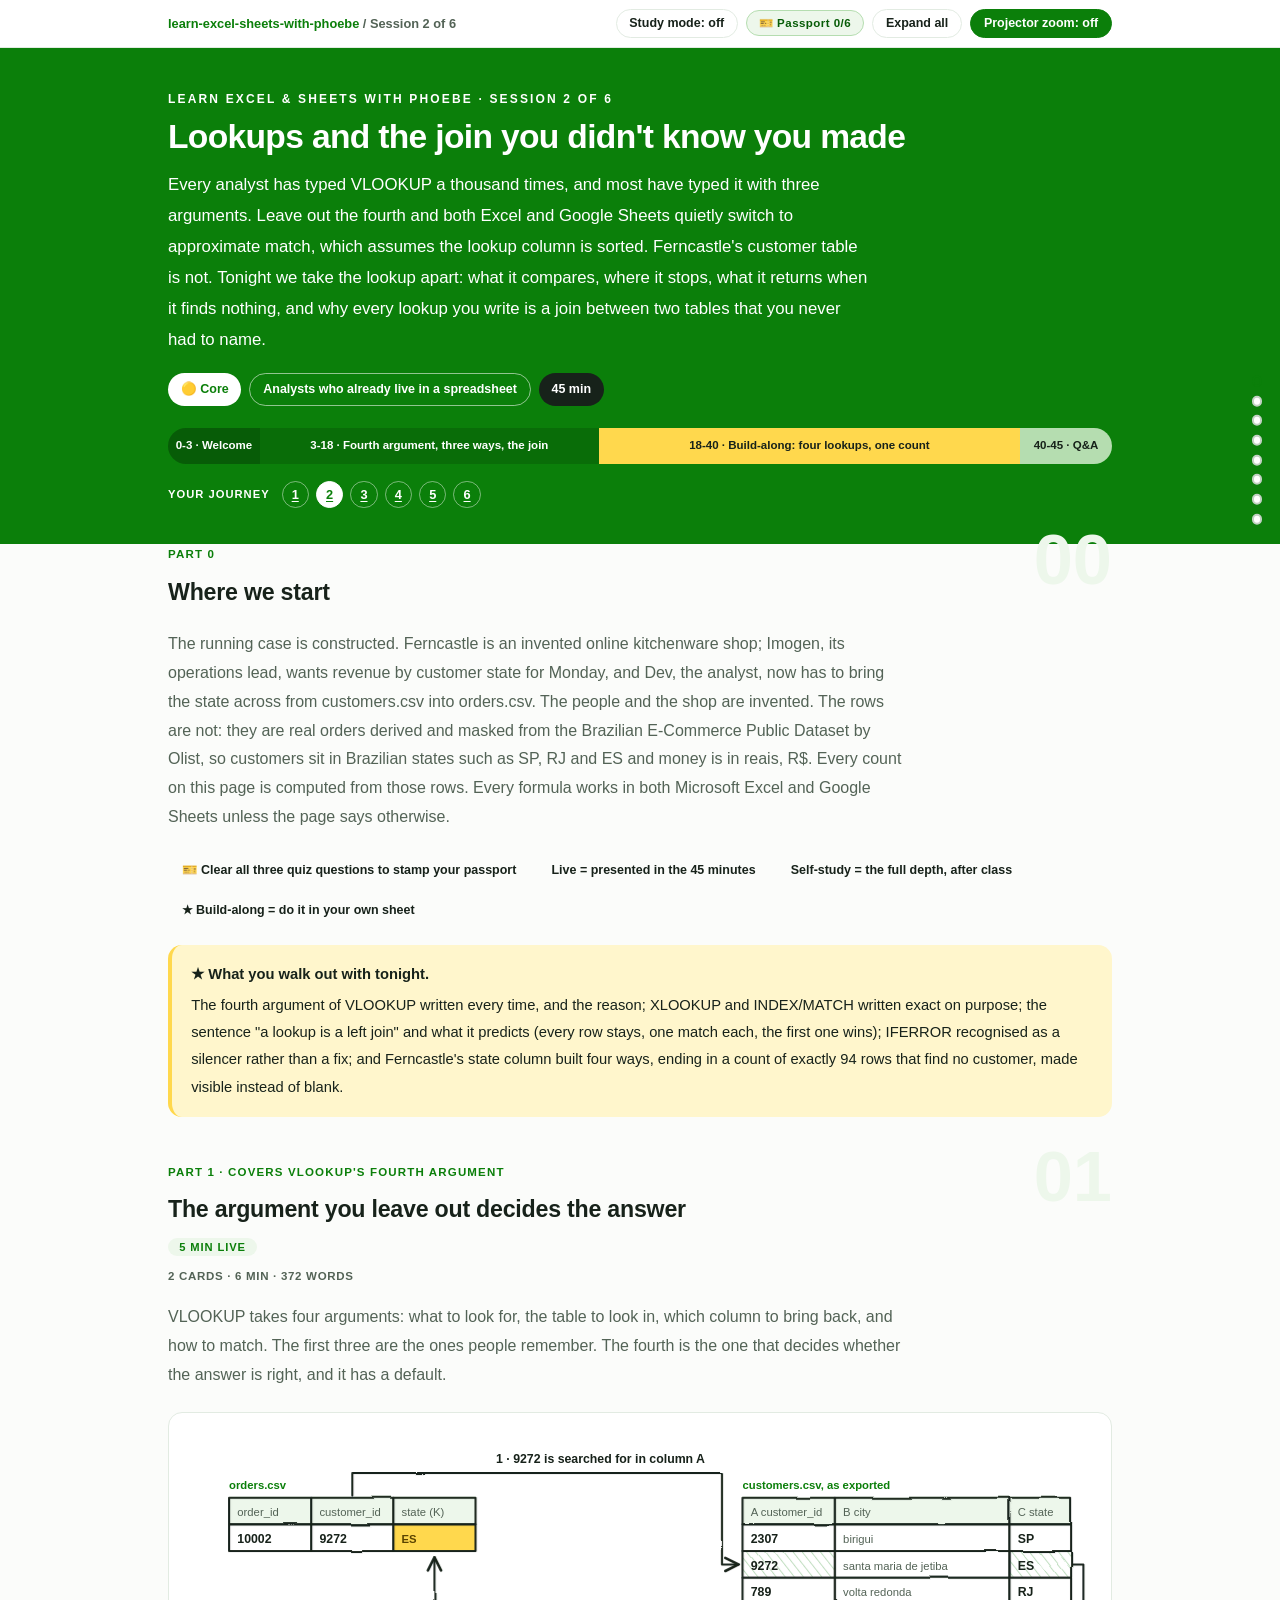
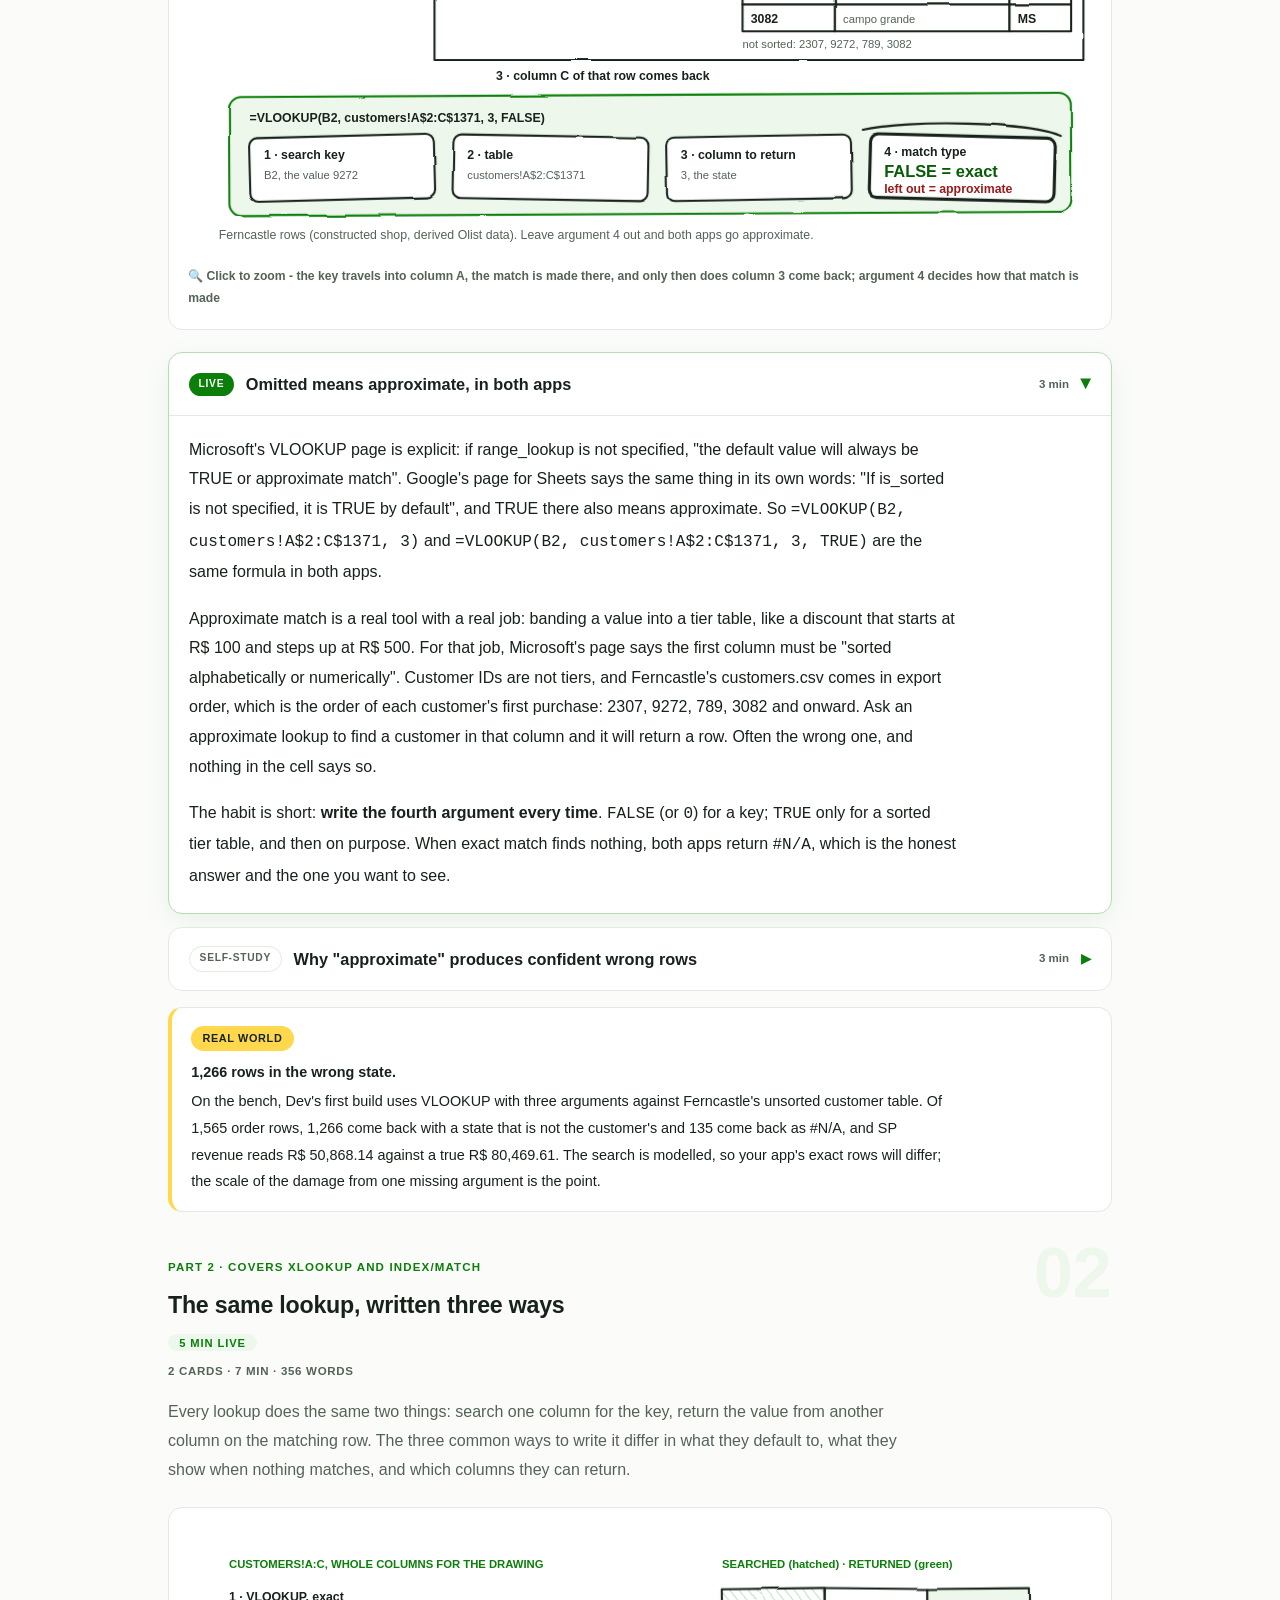
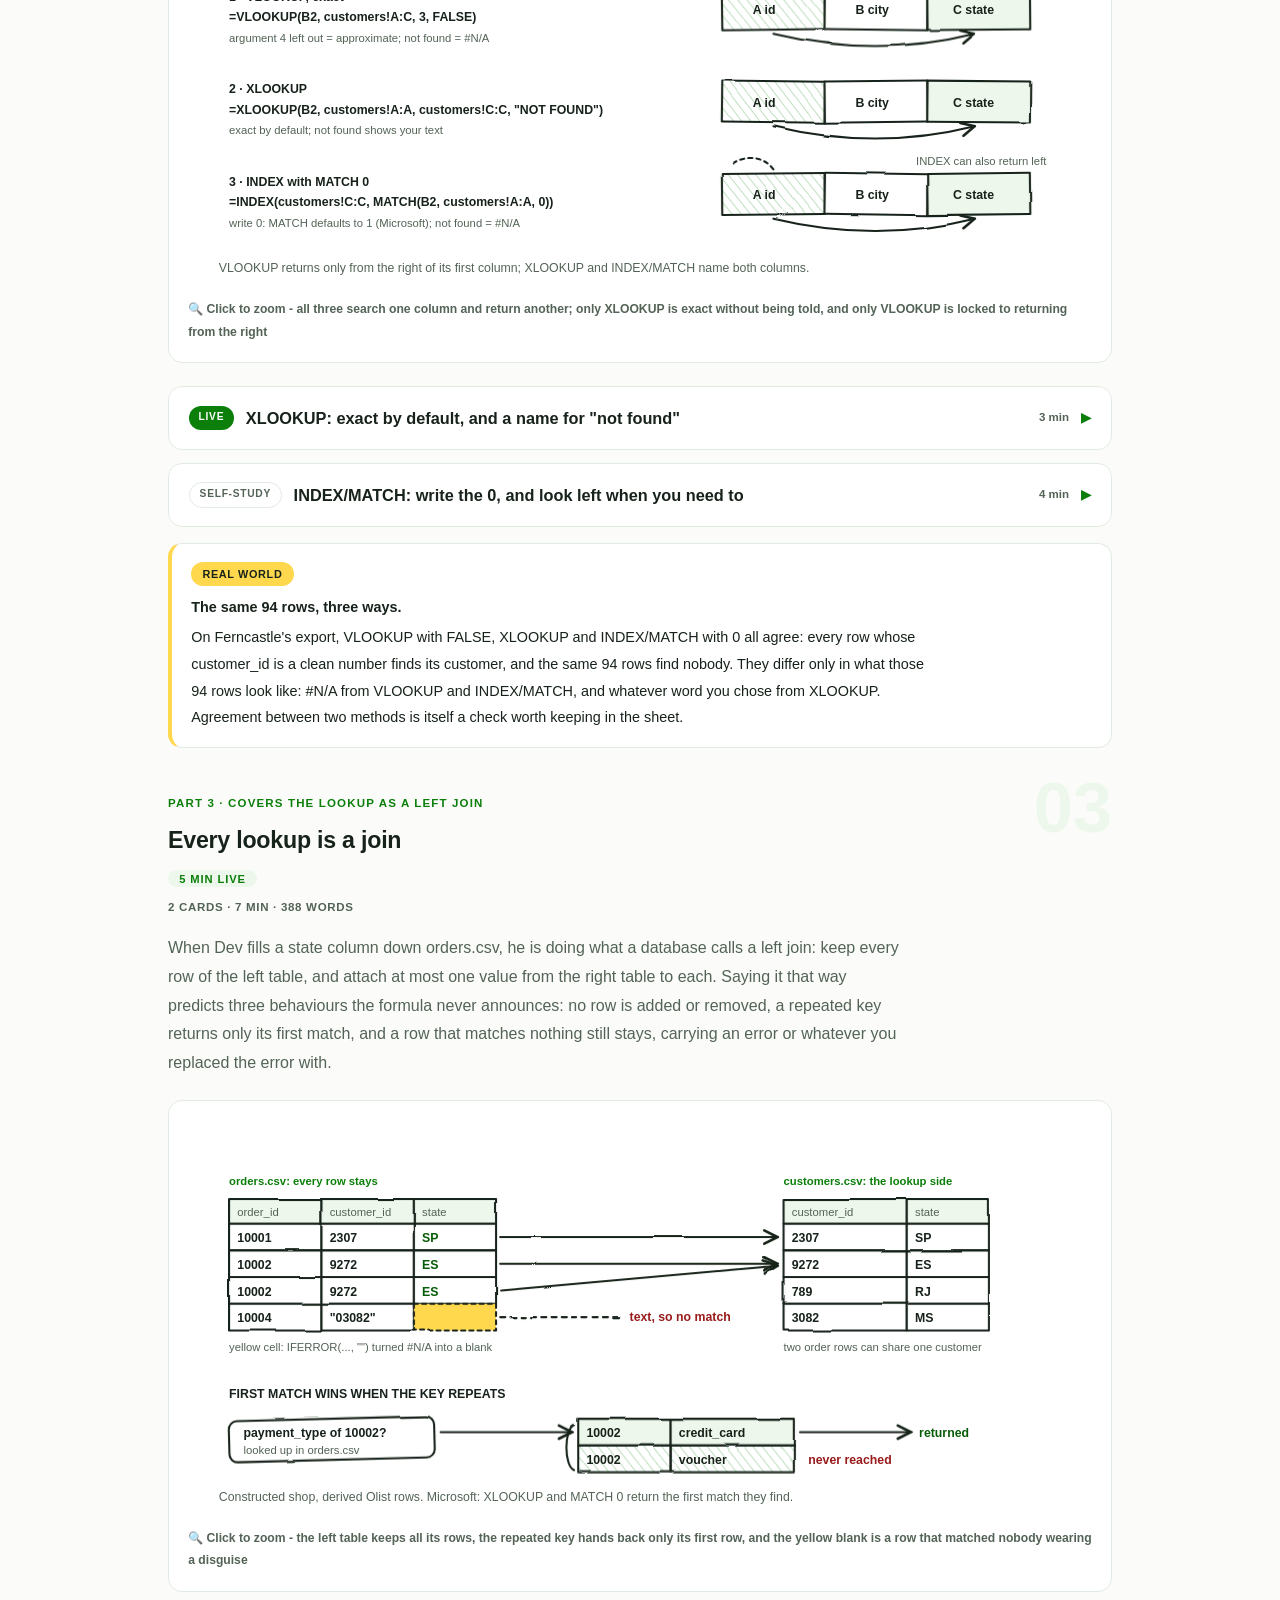
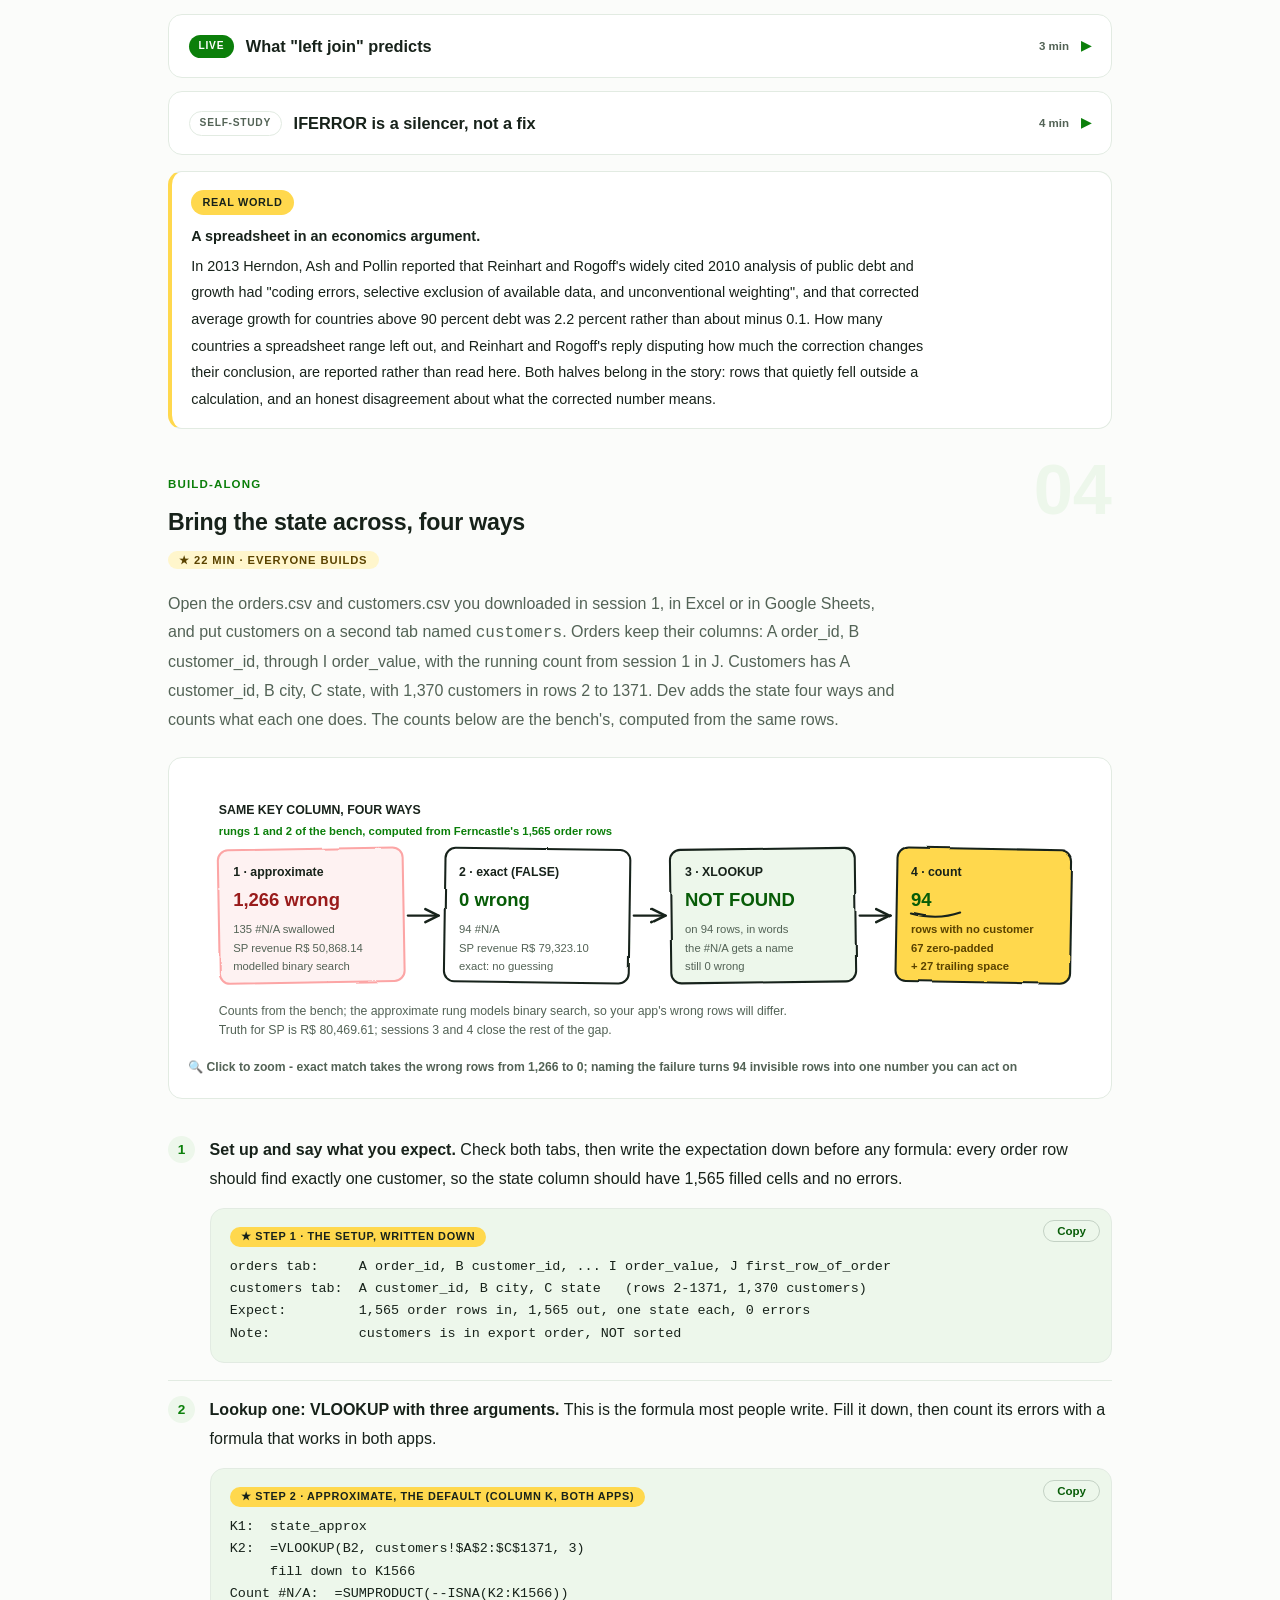
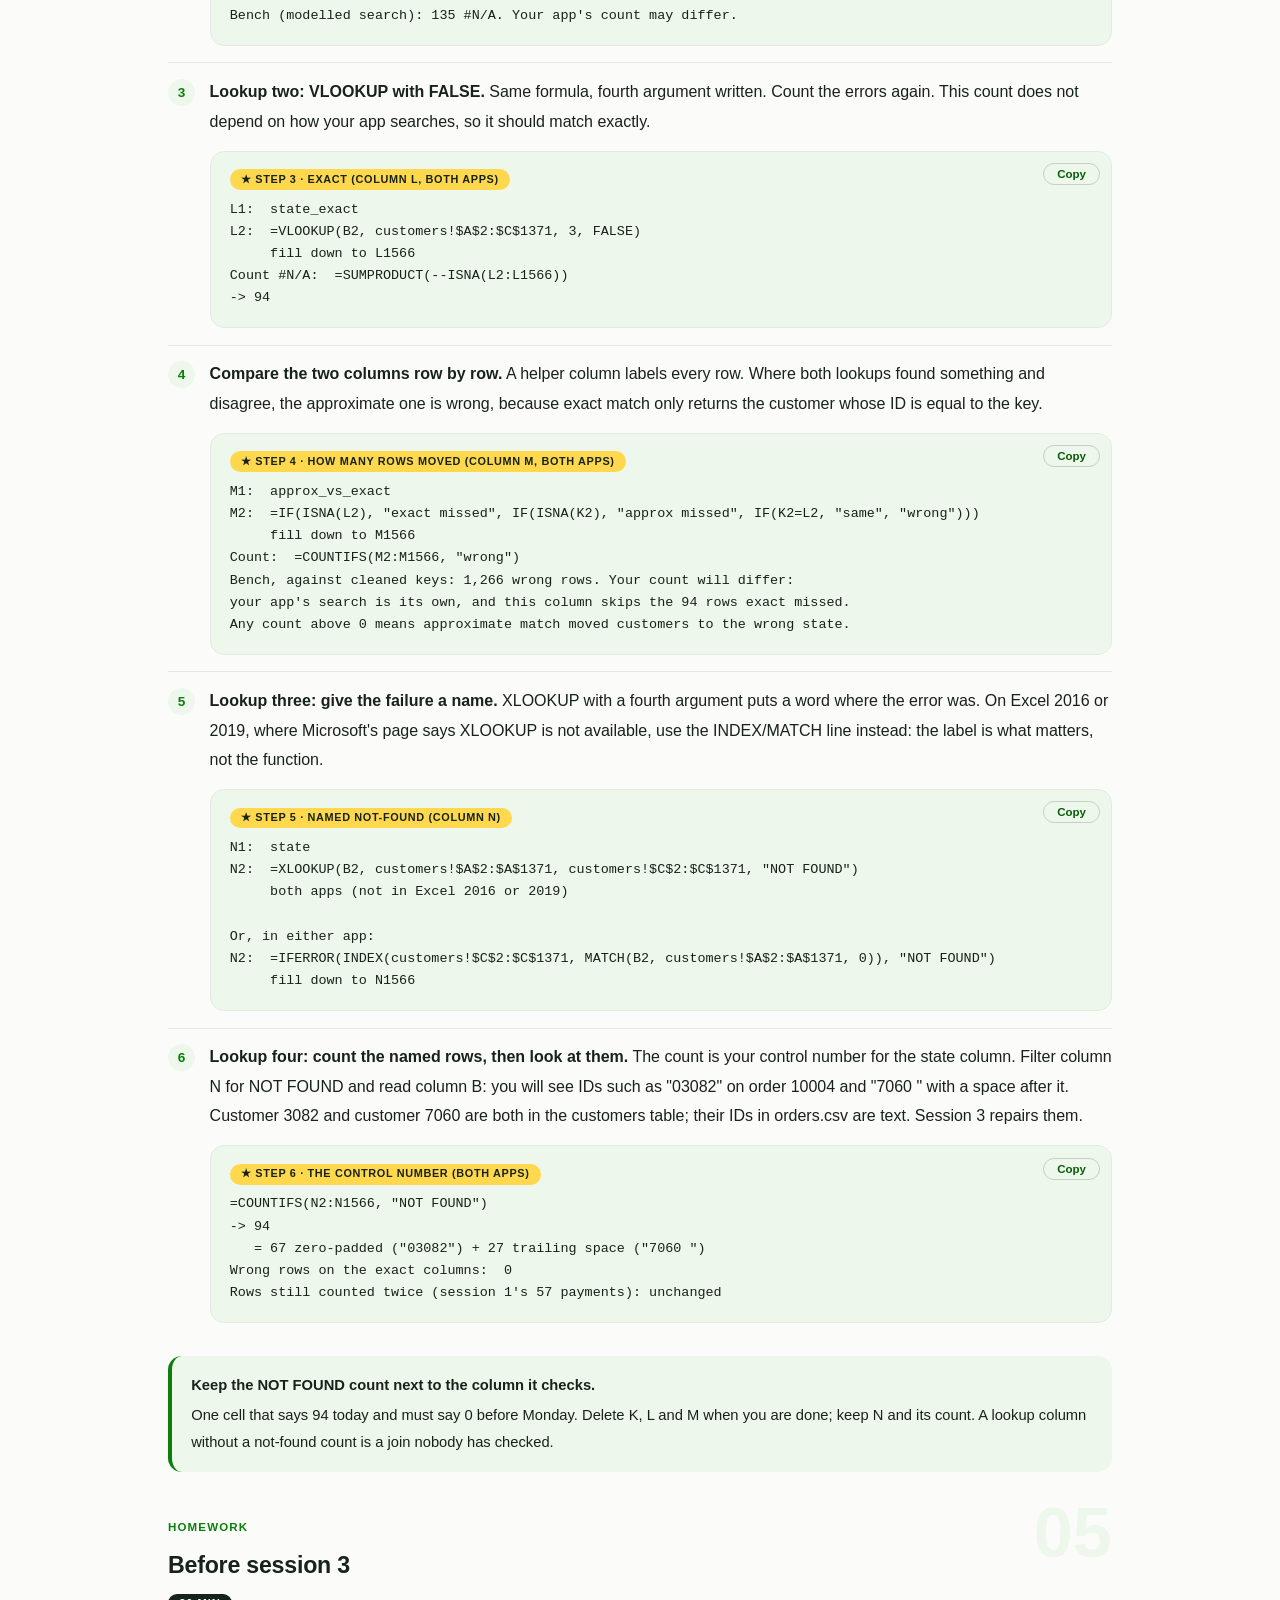
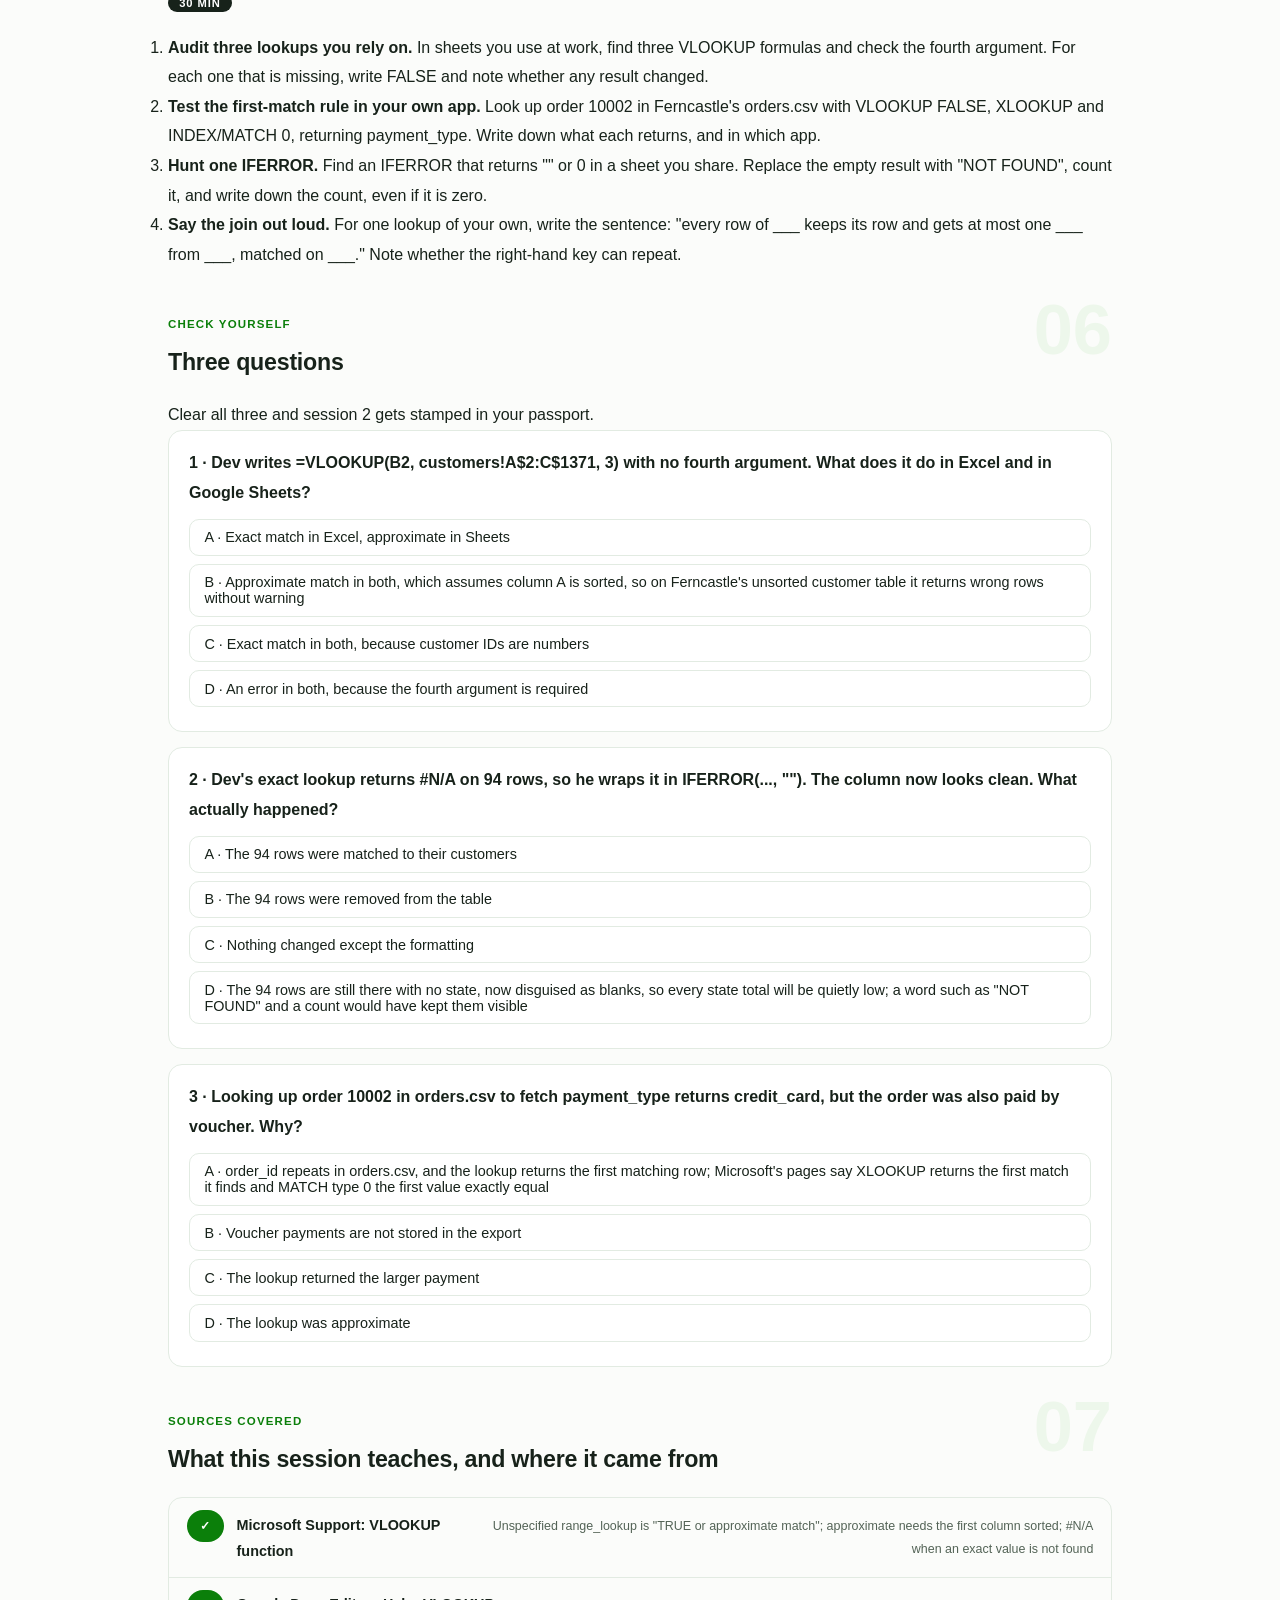
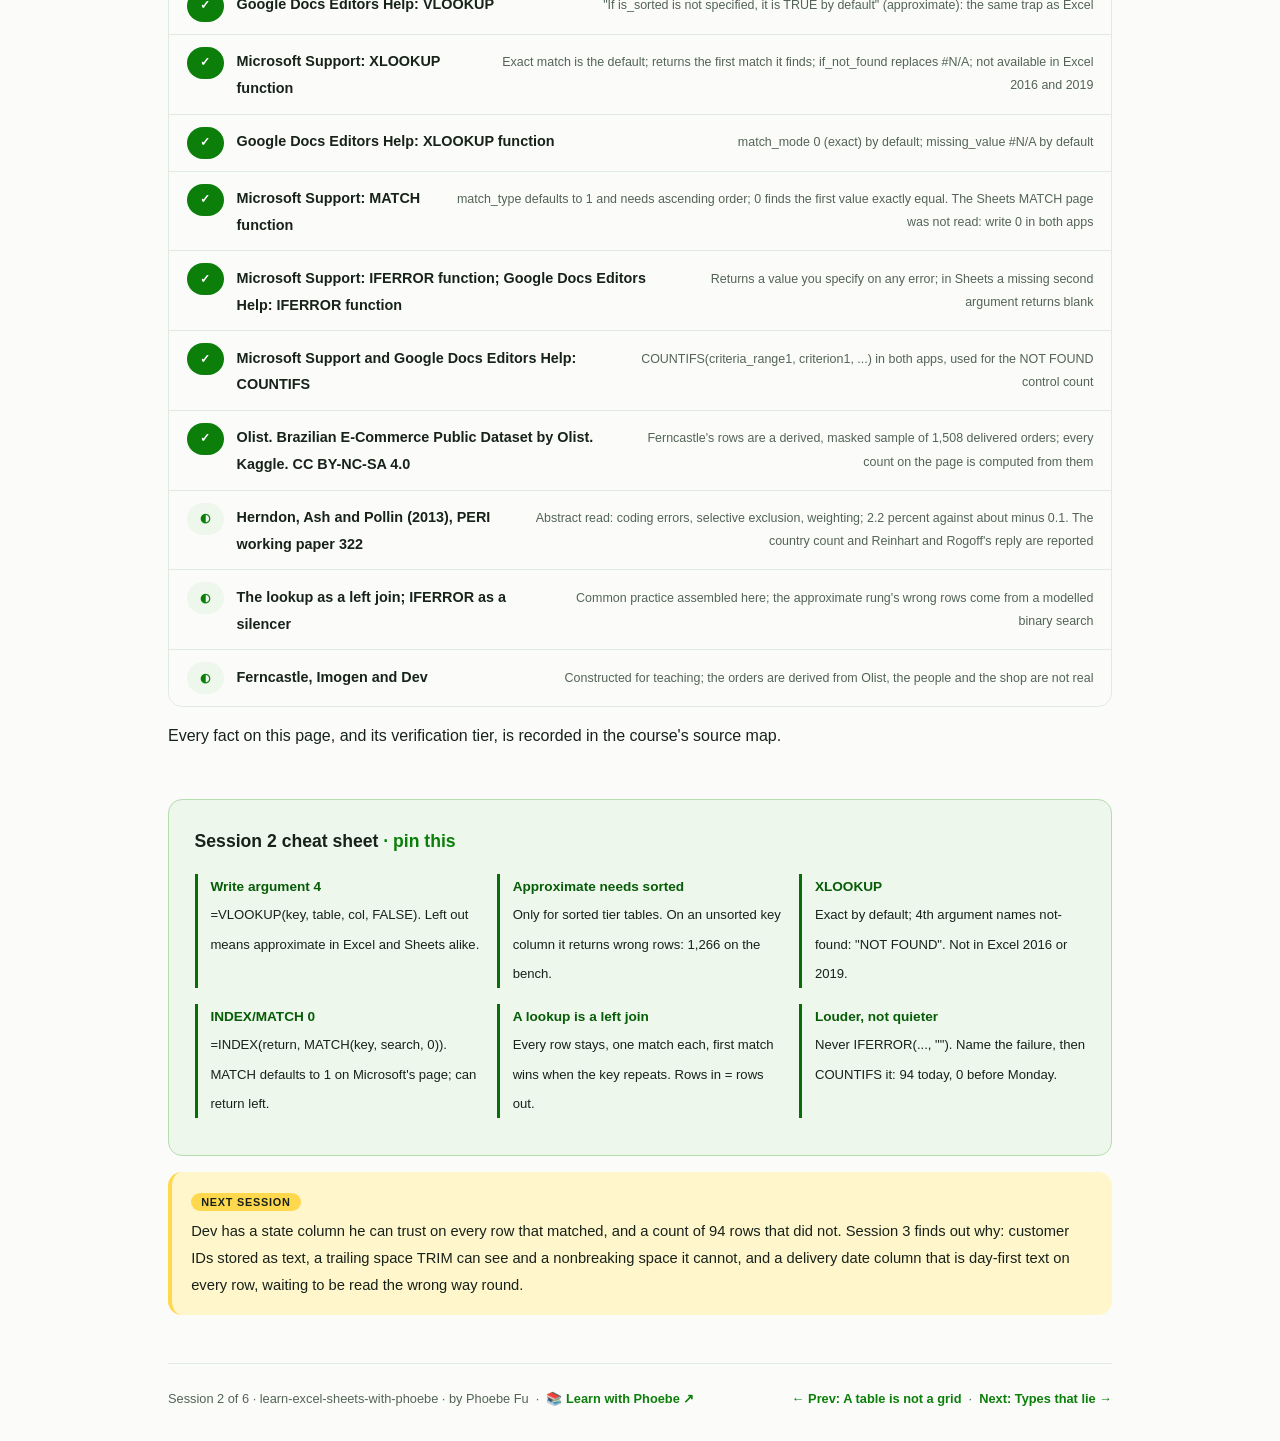
<file: courses/02-lookups-and-the-hidden-join.html>
<!DOCTYPE html>
<html lang="en">
<head>
<meta charset="UTF-8">
<meta name="viewport" content="width=device-width, initial-scale=1.0">
<!-- social:start -->
<meta name="description" content="Session 2 of 6. VLOOKUP goes approximate when you leave out its fourth argument, in both Excel and Google Sheets. XLOOKUP, INDEX/MATCH, first-match rules and IFERROR, and why every lookup is a left join you never wrote down, worked on Ferncastle's 1,565 order rows.">
<meta property="og:type" content="article">
<meta property="og:site_name" content="Learn with Phoebe">
<meta property="og:title" content="Lookups and the join you didn't know you made - learn excel and sheets with phoebe">
<meta property="og:description" content="Session 2 of 6. One missing argument moved 1,266 rows to the wrong state on the bench. Exact match, XLOOKUP, INDEX/MATCH and the 94 rows that find nobody.">
<meta property="og:url" content="https://phoebefu6.github.io/learn-excel-sheets-with-phoebe/courses/02-lookups-and-the-hidden-join.html">
<meta property="og:image" content="https://phoebefu6.github.io/learn-excel-sheets-with-phoebe/assets/og-cover.png">
<meta property="og:image:width" content="1200">
<meta property="og:image:height" content="630">
<meta name="twitter:card" content="summary_large_image">
<meta name="twitter:title" content="Lookups and the join you didn't know you made - learn excel and sheets with phoebe">
<meta name="twitter:description" content="Session 2 of 6. The fourth argument, first match wins, and the lookup as a left join.">
<meta name="twitter:image" content="https://phoebefu6.github.io/learn-excel-sheets-with-phoebe/assets/og-cover.png">
<!-- social:end -->
<title>Session 2 · Lookups and the join you didn't know you made - learn excel and sheets with phoebe</title>
<link rel="stylesheet" href="../assets/style.css?v=2">
</head>
<body>

<div class="toolbar">
  <div class="wrap">
    <span class="crumb"><a href="../index.html">learn-excel-sheets-with-phoebe</a> / Session 2 of 6</span>
    <button class="btn" id="toggle-all" type="button">Expand all</button>
    <button class="btn primary" id="zoom-toggle" type="button">Projector zoom: off</button>
  </div>
</div>

<header class="masthead">
  <div class="wrap">
    <div class="eyebrow">Learn Excel &amp; Sheets with Phoebe · Session 2 of 6</div>
    <h1>Lookups and the <span class="accent">join</span> you didn't know you made</h1>
    <p class="sub">Every analyst has typed VLOOKUP a thousand times, and most have typed it with three arguments. Leave out the fourth and both Excel and Google Sheets quietly switch to approximate match, which assumes the lookup column is sorted. Ferncastle's customer table is not. Tonight we take the lookup apart: what it compares, where it stops, what it returns when it finds nothing, and why every lookup you write is a join between two tables that you never had to name.</p>
    <div class="chip-row">
      <span class="chip level">🟡 Core</span>
      <span class="chip audience">Analysts who already live in a spreadsheet</span>
      <span class="chip time">45 min</span>
    </div>
    <div class="agenda">
      <span class="a1" style="flex:1">0-3 · Welcome</span>
      <span class="a2" style="flex:4">3-18 · Fourth argument, three ways, the join</span>
      <span class="a3" style="flex:5">18-40 · Build-along: four lookups, one count</span>
      <span class="a4" style="flex:1">40-45 · Q&amp;A</span>
    </div>
  </div>
</header>

<main class="wrap">

  <section class="section" id="intro">
    <div class="section-kicker">
      <span class="klabel">Part 0</span>
      <h2>Where we start</h2>
    </div>
    <p class="lede">The running case is constructed. Ferncastle is an invented online kitchenware shop; Imogen, its operations lead, wants revenue by customer state for Monday, and Dev, the analyst, now has to bring the state across from customers.csv into orders.csv. The people and the shop are invented. The rows are not: they are real orders derived and masked from the Brazilian E-Commerce Public Dataset by Olist, so customers sit in Brazilian states such as SP, RJ and ES and money is in reais, R$. Every count on this page is computed from those rows. Every formula works in both Microsoft Excel and Google Sheets unless the page says otherwise.</p>

    <div class="legend">
      <span class="pill">🎫 Clear all three quiz questions to stamp your passport</span>
      <span class="pill">Live = presented in the 45 minutes</span>
      <span class="pill">Self-study = the full depth, after class</span>
      <span class="pill">★ Build-along = do it in your own sheet</span>
    </div>

    <div class="callout win">
      <p><strong>★ What you walk out with tonight.</strong> The fourth argument of VLOOKUP written every time, and the reason; XLOOKUP and INDEX/MATCH written exact on purpose; the sentence "a lookup is a left join" and what it predicts (every row stays, one match each, the first one wins); IFERROR recognised as a silencer rather than a fix; and Ferncastle's state column built four ways, ending in a count of exactly 94 rows that find no customer, made visible instead of blank.</p>
    </div>
  </section>

  <section class="section" id="part-1">
    <div class="section-kicker">
      <span class="klabel">Part 1 · covers VLOOKUP's fourth argument</span>
      <h2>The argument you leave out decides the answer</h2>
      <span class="tag concept">5 min live</span>
    </div>
    <p class="lede">VLOOKUP takes four arguments: what to look for, the table to look in, which column to bring back, and how to match. The first three are the ones people remember. The fourth is the one that decides whether the answer is right, and it has a default.</p>

    <figure class="zoomable">
      <svg viewBox="0 0 880 412" xmlns="http://www.w3.org/2000/svg" role="img" aria-label="Top left, one row of orders.csv: order 10002, customer_id 9272, and an empty state cell highlighted. Top right, the first four rows of customers.csv as exported, not sorted: 2307 birigui SP, 9272 santa maria de jetiba ES, 789 volta redonda RJ, 3082 campo grande MS. An arrow carries 9272 over the top into column A, where it matches the second row; a second arrow carries column C of that row, ES, back underneath into the highlighted state cell. Below, the formula VLOOKUP of B2, customers A2 to C1371, 3, FALSE, split into four argument cards: search key, table, column to return, and match type, where FALSE means exact and leaving it out means approximate.">
        <defs>
          <filter id="e2aSk" x="-3%" y="-3%" width="106%" height="106%"><feTurbulence type="fractalNoise" baseFrequency="0.02" numOctaves="2" seed="52" result="n"/><feDisplacementMap in="SourceGraphic" in2="n" scale="2.4" xChannelSelector="R" yChannelSelector="G"/></filter>
          <pattern id="e2aHc" patternUnits="userSpaceOnUse" width="7" height="7" patternTransform="rotate(-38)"><line x1="0" y1="0" x2="0" y2="7" stroke="#0B7F0A" stroke-width="1" opacity=".5"/></pattern>
          <marker id="e2aAr" viewBox="0 0 10 10" refX="9" refY="5" markerWidth="8" markerHeight="8" orient="auto"><path d="M1 1 L9 5 L1 9" fill="none" stroke="#17221A" stroke-width="1.6" stroke-linecap="round"/></marker>
        </defs>
        <style>
          .e2aH { font: 800 12px Inter, sans-serif; fill: #17221A; }
          .e2aL { font: 600 12px Inter, sans-serif; fill: #17221A; }
          .e2aS { font: 400 11px Inter, sans-serif; fill: #536356; }
          .e2aB { font: 800 11px Inter, sans-serif; fill: #5A4300; }
          .e2aV { font: 800 16px Inter, sans-serif; fill: #075C07; }
          .e2aA { font: 700 11px Inter, sans-serif; fill: #0B7F0A; }
          .e2aN { font: 400 12px Inter, sans-serif; fill: #536356; }
          .e2aR { font: 800 12px Inter, sans-serif; fill: #991B1B; }
        </style>

        <g filter="url(#e2aSk)" fill="none" stroke="#17221A" stroke-width="2" stroke-linecap="round" stroke-linejoin="round">
          <rect x="40" y="64" width="80" height="26" fill="#EDF7EB"/>
          <rect x="120" y="64" width="80" height="26" fill="#EDF7EB"/>
          <rect x="200" y="64" width="80" height="26" fill="#EDF7EB"/>
          <rect x="40" y="90" width="80" height="26" fill="#FFFFFF"/>
          <rect x="120" y="90" width="80" height="26" fill="#FFFFFF"/>
          <rect x="200" y="90" width="80" height="26" fill="#FFD84D"/>

          <rect x="540" y="64" width="90" height="26" fill="#EDF7EB"/>
          <rect x="630" y="64" width="170" height="26" fill="#EDF7EB"/>
          <rect x="800" y="64" width="60" height="26" fill="#EDF7EB"/>
          <rect x="540" y="90" width="90" height="26" fill="#FFFFFF"/>
          <rect x="630" y="90" width="170" height="26" fill="#FFFFFF"/>
          <rect x="800" y="90" width="60" height="26" fill="#FFFFFF"/>
          <rect x="540" y="116" width="90" height="26" fill="url(#e2aHc)"/>
          <rect x="630" y="116" width="170" height="26" fill="#FFFFFF"/>
          <rect x="800" y="116" width="60" height="26" fill="url(#e2aHc)"/>
          <rect x="540" y="142" width="90" height="26" fill="#FFFFFF"/>
          <rect x="630" y="142" width="170" height="26" fill="#FFFFFF"/>
          <rect x="800" y="142" width="60" height="26" fill="#FFFFFF"/>
          <rect x="540" y="168" width="90" height="26" fill="#FFFFFF"/>
          <rect x="630" y="168" width="170" height="26" fill="#FFFFFF"/>
          <rect x="800" y="168" width="60" height="26" fill="#FFFFFF"/>

          <path d="M160 62 L160 40 L520 40 L520 129 L536 129" marker-end="url(#e2aAr)"/>
          <path d="M860 129 L872 129 L872 222 L240 222 L240 122" marker-end="url(#e2aAr)"/>

          <rect x="40" y="256" width="820" height="116" rx="12" transform="rotate(-0.3 450 314)" fill="#EDF7EB" stroke="#0B7F0A"/>
          <rect x="60" y="296" width="180" height="62" rx="8" transform="rotate(-1.5 150 327)" fill="#FFFFFF"/>
          <rect x="258" y="296" width="190" height="62" rx="8" transform="rotate(1 353 327)" fill="#FFFFFF"/>
          <rect x="466" y="296" width="180" height="62" rx="8" transform="rotate(-1 556 327)" fill="#FFFFFF"/>
          <rect x="664" y="296" width="180" height="62" rx="8" transform="rotate(1.5 754 327)" fill="#FFFFFF" stroke-width="3"/>
          <path d="M658 290 C700 280 820 282 850 296"/>
        </g>

        <text class="e2aL" x="300" y="30">1 · 9272 is searched for in column A</text>
        <text class="e2aA" x="40" y="56">orders.csv</text>
        <text class="e2aA" x="540" y="56">customers.csv, as exported</text>
        <text class="e2aS" x="48" y="82">order_id</text>
        <text class="e2aS" x="128" y="82">customer_id</text>
        <text class="e2aS" x="208" y="82">state (K)</text>
        <text class="e2aL" x="48" y="108">10002</text>
        <text class="e2aL" x="128" y="108">9272</text>
        <text class="e2aB" x="208" y="108">ES</text>
        <text class="e2aS" x="548" y="82">A customer_id</text>
        <text class="e2aS" x="638" y="82">B city</text>
        <text class="e2aS" x="808" y="82">C state</text>
        <text class="e2aL" x="548" y="108">2307</text>
        <text class="e2aS" x="638" y="108">birigui</text>
        <text class="e2aL" x="808" y="108">SP</text>
        <text class="e2aL" x="548" y="134">9272</text>
        <text class="e2aS" x="638" y="134">santa maria de jetiba</text>
        <text class="e2aL" x="808" y="134">ES</text>
        <text class="e2aL" x="548" y="160">789</text>
        <text class="e2aS" x="638" y="160">volta redonda</text>
        <text class="e2aL" x="808" y="160">RJ</text>
        <text class="e2aL" x="548" y="186">3082</text>
        <text class="e2aS" x="638" y="186">campo grande</text>
        <text class="e2aL" x="808" y="186">MS</text>
        <text class="e2aS" x="540" y="210">not sorted: 2307, 9272, 789, 3082</text>
        <text class="e2aL" x="300" y="242">3 · column C of that row comes back</text>

        <text class="e2aL" x="60" y="282">=VLOOKUP(B2, customers!A$2:C$1371, 3, FALSE)</text>
        <text class="e2aH" x="74" y="318">1 · search key</text>
        <text class="e2aS" x="74" y="338">B2, the value 9272</text>
        <text class="e2aH" x="272" y="318">2 · table</text>
        <text class="e2aS" x="272" y="338">customers!A$2:C$1371</text>
        <text class="e2aH" x="480" y="318">3 · column to return</text>
        <text class="e2aS" x="480" y="338">3, the state</text>
        <text class="e2aH" x="678" y="316">4 · match type</text>
        <text class="e2aV" x="678" y="336">FALSE = exact</text>
        <text class="e2aR" x="678" y="352">left out = approximate</text>

        <text class="e2aN" x="30" y="396">Ferncastle rows (constructed shop, derived Olist data). Leave argument 4 out and both apps go approximate.</text>
      </svg>
      <figcaption>🔍 Click to zoom - the key travels into column A, the match is made there, and only then does column 3 come back; argument 4 decides how that match is made</figcaption>
    </figure>

    <details class="card" open>
      <summary><span class="mode live">Live</span>Omitted means approximate, in both apps<span class="mini">3 min</span><span class="caret">▶</span></summary>
      <div class="body">
        <p>Microsoft's VLOOKUP page is explicit: if range_lookup is not specified, "the default value will always be TRUE or approximate match". Google's page for Sheets says the same thing in its own words: "If is_sorted is not specified, it is TRUE by default", and TRUE there also means approximate. So <code>=VLOOKUP(B2, customers!A$2:C$1371, 3)</code> and <code>=VLOOKUP(B2, customers!A$2:C$1371, 3, TRUE)</code> are the same formula in both apps.</p>
        <p>Approximate match is a real tool with a real job: banding a value into a tier table, like a discount that starts at R$ 100 and steps up at R$ 500. For that job, Microsoft's page says the first column must be "sorted alphabetically or numerically". Customer IDs are not tiers, and Ferncastle's customers.csv comes in export order, which is the order of each customer's first purchase: 2307, 9272, 789, 3082 and onward. Ask an approximate lookup to find a customer in that column and it will return a row. Often the wrong one, and nothing in the cell says so.</p>
        <p>The habit is short: <strong>write the fourth argument every time</strong>. <code>FALSE</code> (or <code>0</code>) for a key; <code>TRUE</code> only for a sorted tier table, and then on purpose. When exact match finds nothing, both apps return <code>#N/A</code>, which is the honest answer and the one you want to see.</p>
      </div>
    </details>

    <details class="card">
      <summary><span class="mode self">Self-study</span>Why "approximate" produces confident wrong rows<span class="mini">3 min</span><span class="caret">▶</span></summary>
      <div class="body">
        <p>An approximate search does not read the column top to bottom. It assumes the column is in order and jumps through it, deciding at each step whether the key lies above or below, and returns the last row that is not bigger than the key. On sorted data that is fast and correct. On unsorted data every jump can go the wrong way, and the search still lands on <em>some</em> row and returns its column 3.</p>
        <p>Exactly which row it lands on is not documented by either vendor; they only promise correct results on sorted data. That is why the bench in session 6 calls its approximate search <strong>modelled</strong>: it uses a textbook binary search, so its wrong rows are a fair picture of the failure but not a prediction of the exact rows your app returns. What is not modelled is the conclusion: on an unsorted key column, approximate match is wrong by design, not by bad luck.</p>
      </div>
    </details>

    <div class="callout example">
      <span class="ex-pill">Real world</span>
      <p><strong>1,266 rows in the wrong state.</strong> On the bench, Dev's first build uses VLOOKUP with three arguments against Ferncastle's unsorted customer table. Of 1,565 order rows, 1,266 come back with a state that is not the customer's and 135 come back as #N/A, and SP revenue reads R$ 50,868.14 against a true R$ 80,469.61. The search is modelled, so your app's exact rows will differ; the scale of the damage from one missing argument is the point.</p>
    </div>
  </section>

  <section class="section" id="part-2">
    <div class="section-kicker">
      <span class="klabel">Part 2 · covers XLOOKUP and INDEX/MATCH</span>
      <h2>The same lookup, written three ways</h2>
      <span class="tag concept">5 min live</span>
    </div>
    <p class="lede">Every lookup does the same two things: search one column for the key, return the value from another column on the matching row. The three common ways to write it differ in what they default to, what they show when nothing matches, and which columns they can return.</p>

    <figure class="zoomable">
      <svg viewBox="0 0 880 352" xmlns="http://www.w3.org/2000/svg" role="img" aria-label="Three lanes, one per formula. Lane one, VLOOKUP exact: the table is customers columns A to C, column A is searched and column C returned; argument 4 left out means approximate and not found shows #N/A. Lane two, XLOOKUP: column A is given as the search range and column C as the return range; exact by default and not found shows your own text. Lane three, INDEX with MATCH zero: MATCH searches column A and INDEX returns from column C; write 0 because MATCH defaults to 1 on Microsoft's page; INDEX can return a column to the left of the searched one. In each lane the searched column is hatched and the returned column is green, joined by a curved arrow.">
        <defs>
          <filter id="e2bSk" x="-3%" y="-3%" width="106%" height="106%"><feTurbulence type="fractalNoise" baseFrequency="0.02" numOctaves="2" seed="63" result="n"/><feDisplacementMap in="SourceGraphic" in2="n" scale="2.4" xChannelSelector="R" yChannelSelector="G"/></filter>
          <pattern id="e2bHc" patternUnits="userSpaceOnUse" width="7" height="7" patternTransform="rotate(-38)"><line x1="0" y1="0" x2="0" y2="7" stroke="#0B7F0A" stroke-width="1" opacity=".5"/></pattern>
          <marker id="e2bAr" viewBox="0 0 10 10" refX="9" refY="5" markerWidth="8" markerHeight="8" orient="auto"><path d="M1 1 L9 5 L1 9" fill="none" stroke="#17221A" stroke-width="1.6" stroke-linecap="round"/></marker>
        </defs>
        <style>
          .e2bH { font: 800 12px Inter, sans-serif; fill: #17221A; }
          .e2bL { font: 600 12px Inter, sans-serif; fill: #17221A; }
          .e2bS { font: 400 11px Inter, sans-serif; fill: #536356; }
          .e2bA { font: 700 11px Inter, sans-serif; fill: #0B7F0A; }
          .e2bN { font: 400 12px Inter, sans-serif; fill: #536356; }
          .e2bR { font: 800 12px Inter, sans-serif; fill: #991B1B; }
        </style>

        <g filter="url(#e2bSk)" fill="none" stroke="#17221A" stroke-width="2" stroke-linecap="round" stroke-linejoin="round">
          <rect x="520" y="60" width="100" height="40" transform="rotate(-0.8 570 80)" fill="url(#e2bHc)"/>
          <rect x="620" y="60" width="100" height="40" transform="rotate(0.6 670 80)" fill="#FFFFFF"/>
          <rect x="720" y="60" width="100" height="40" transform="rotate(-0.5 770 80)" fill="#EDF7EB"/>
          <path d="M570 104 Q670 128 766 104" marker-end="url(#e2bAr)"/>

          <rect x="520" y="150" width="100" height="40" transform="rotate(0.7 570 170)" fill="url(#e2bHc)"/>
          <rect x="620" y="150" width="100" height="40" transform="rotate(-0.6 670 170)" fill="#FFFFFF"/>
          <rect x="720" y="150" width="100" height="40" transform="rotate(0.5 770 170)" fill="#EDF7EB"/>
          <path d="M570 194 Q670 218 766 194" marker-end="url(#e2bAr)"/>

          <rect x="520" y="240" width="100" height="40" transform="rotate(-0.6 570 260)" fill="url(#e2bHc)"/>
          <rect x="620" y="240" width="100" height="40" transform="rotate(0.8 670 260)" fill="#FFFFFF"/>
          <rect x="720" y="240" width="100" height="40" transform="rotate(-0.7 770 260)" fill="#EDF7EB"/>
          <path d="M570 284 Q670 308 766 284" marker-end="url(#e2bAr)"/>
          <path d="M570 236 C560 222 540 222 528 232" stroke-dasharray="4 4"/>
        </g>

        <text class="e2bA" x="520" y="40">SEARCHED (hatched) · RETURNED (green)</text>
        <text class="e2bA" x="40" y="40">CUSTOMERS!A:C, WHOLE COLUMNS FOR THE DRAWING</text>

        <text class="e2bH" x="40" y="72">1 · VLOOKUP, exact</text>
        <text class="e2bL" x="40" y="92">=VLOOKUP(B2, customers!A:C, 3, FALSE)</text>
        <text class="e2bS" x="40" y="112">argument 4 left out = approximate; not found = #N/A</text>
        <text class="e2bL" x="550" y="85">A id</text>
        <text class="e2bL" x="650" y="85">B city</text>
        <text class="e2bL" x="745" y="85">C state</text>

        <text class="e2bH" x="40" y="162">2 · XLOOKUP</text>
        <text class="e2bL" x="40" y="182">=XLOOKUP(B2, customers!A:A, customers!C:C, "NOT FOUND")</text>
        <text class="e2bS" x="40" y="202">exact by default; not found shows your text</text>
        <text class="e2bL" x="550" y="175">A id</text>
        <text class="e2bL" x="650" y="175">B city</text>
        <text class="e2bL" x="745" y="175">C state</text>

        <text class="e2bH" x="40" y="252">3 · INDEX with MATCH 0</text>
        <text class="e2bL" x="40" y="272">=INDEX(customers!C:C, MATCH(B2, customers!A:A, 0))</text>
        <text class="e2bS" x="40" y="292">write 0: MATCH defaults to 1 (Microsoft); not found = #N/A</text>
        <text class="e2bL" x="550" y="265">A id</text>
        <text class="e2bL" x="650" y="265">B city</text>
        <text class="e2bL" x="745" y="265">C state</text>
        <text class="e2bS" x="836" y="232" text-anchor="end">INDEX can also return left</text>

        <text class="e2bN" x="30" y="336">VLOOKUP returns only from the right of its first column; XLOOKUP and INDEX/MATCH name both columns.</text>
      </svg>
      <figcaption>🔍 Click to zoom - all three search one column and return another; only XLOOKUP is exact without being told, and only VLOOKUP is locked to returning from the right</figcaption>
    </figure>

    <details class="card">
      <summary><span class="mode live">Live</span>XLOOKUP: exact by default, and a name for "not found"<span class="mini">3 min</span><span class="caret">▶</span></summary>
      <div class="body">
        <p>XLOOKUP takes the search column and the return column separately: <code>=XLOOKUP(B2, customers!A$2:A$1371, customers!C$2:C$1371, "NOT FOUND")</code>. The argument order is the same in both apps. Microsoft's page says match mode 0, exact match, "is the default"; Google's page says match_mode is "0 by default". So the trap from Part 1 is gone: leave the match argument out and you get exact.</p>
        <p>The fourth argument is the part to fall in love with. Microsoft calls it if_not_found, Google calls it missing_value, and in both it replaces the <code>#N/A</code> a failed match would show (Google states the default is "#N/A"). Put a word there, such as <code>"NOT FOUND"</code>, and every row that matched nobody now says so in plain text that you can filter, count and show to Imogen.</p>
        <p>One version note, stated exactly as Microsoft's page states it: XLOOKUP is not available in Excel 2016 and Excel 2019. If you are on one of those, use INDEX/MATCH below; it does the same job.</p>
      </div>
    </details>

    <details class="card">
      <summary><span class="mode self">Self-study</span>INDEX/MATCH: write the 0, and look left when you need to<span class="mini">4 min</span><span class="caret">▶</span></summary>
      <div class="body">
        <p>INDEX/MATCH splits the lookup into its two halves. <code>MATCH(B2, customers!A$2:A$1371, 0)</code> searches column A and returns a position, such as 2 for the second row. <code>INDEX(customers!C$2:C$1371, 2)</code> returns whatever sits at that position in column C. Together: <code>=INDEX(customers!C$2:C$1371, MATCH(B2, customers!A$2:A$1371, 0))</code>, which works in both apps.</p>
        <p>The 0 is not decoration. Microsoft's MATCH page says "The default value for this argument is 1", which finds the largest value less than or equal to the key and needs the column in ascending order: the same sorted-data assumption as approximate VLOOKUP. Type 0 finds "the first value that is exactly equal". The Sheets MATCH page is not among the pages read for these notes, so treat the default there as unchecked and write the 0 in both apps; it costs one character.</p>
        <p>Because INDEX and MATCH each take their own column, the returned column can sit anywhere, including to the left of the one you search. VLOOKUP cannot do that: it always searches the first column of its table and returns from a column to its right. If you have ever rearranged a sheet's columns to make VLOOKUP work, INDEX/MATCH (or XLOOKUP) was the tool you wanted.</p>
      </div>
    </details>

    <div class="callout example">
      <span class="ex-pill">Real world</span>
      <p><strong>The same 94 rows, three ways.</strong> On Ferncastle's export, VLOOKUP with FALSE, XLOOKUP and INDEX/MATCH with 0 all agree: every row whose customer_id is a clean number finds its customer, and the same 94 rows find nobody. They differ only in what those 94 rows look like: #N/A from VLOOKUP and INDEX/MATCH, and whatever word you chose from XLOOKUP. Agreement between two methods is itself a check worth keeping in the sheet.</p>
    </div>
  </section>

  <section class="section" id="part-3">
    <div class="section-kicker">
      <span class="klabel">Part 3 · covers the lookup as a left join</span>
      <h2>Every lookup is a join</h2>
      <span class="tag concept">5 min live</span>
    </div>
    <p class="lede">When Dev fills a state column down orders.csv, he is doing what a database calls a left join: keep every row of the left table, and attach at most one value from the right table to each. Saying it that way predicts three behaviours the formula never announces: no row is added or removed, a repeated key returns only its first match, and a row that matches nothing still stays, carrying an error or whatever you replaced the error with.</p>

    <figure class="zoomable">
      <svg viewBox="0 0 880 386" xmlns="http://www.w3.org/2000/svg" role="img" aria-label="Top, a join drawn between two tables. Left, four rows of orders.csv: 10001 with customer 2307 gets SP; 10002 with customer 9272 gets ES; a second row of 10002 with 9272 also gets ES; 10004 with customer text 03082 has a dashed join line that stops short, marked text so no match, and its state cell is highlighted and blank because IFERROR turned the #N/A into an empty string. Right, customers.csv rows 2307 SP, 9272 ES, 789 RJ, 3082 MS. Bottom, first match wins: a lookup of order 10002 into orders.csv finds two rows, credit_card first and voucher second; credit_card is returned and the voucher row is never reached.">
        <defs>
          <filter id="e2cSk" x="-3%" y="-3%" width="106%" height="106%"><feTurbulence type="fractalNoise" baseFrequency="0.02" numOctaves="2" seed="74" result="n"/><feDisplacementMap in="SourceGraphic" in2="n" scale="2.4" xChannelSelector="R" yChannelSelector="G"/></filter>
          <pattern id="e2cHc" patternUnits="userSpaceOnUse" width="7" height="7" patternTransform="rotate(-38)"><line x1="0" y1="0" x2="0" y2="7" stroke="#0B7F0A" stroke-width="1" opacity=".5"/></pattern>
          <marker id="e2cAr" viewBox="0 0 10 10" refX="9" refY="5" markerWidth="8" markerHeight="8" orient="auto"><path d="M1 1 L9 5 L1 9" fill="none" stroke="#17221A" stroke-width="1.6" stroke-linecap="round"/></marker>
        </defs>
        <style>
          .e2cH { font: 800 12px Inter, sans-serif; fill: #17221A; }
          .e2cL { font: 600 12px Inter, sans-serif; fill: #17221A; }
          .e2cS { font: 400 11px Inter, sans-serif; fill: #536356; }
          .e2cA { font: 700 11px Inter, sans-serif; fill: #0B7F0A; }
          .e2cN { font: 400 12px Inter, sans-serif; fill: #536356; }
          .e2cR { font: 800 12px Inter, sans-serif; fill: #991B1B; }
          .e2cG { font: 800 12px Inter, sans-serif; fill: #075C07; }
        </style>

        <g filter="url(#e2cSk)" fill="none" stroke="#17221A" stroke-width="2" stroke-linecap="round" stroke-linejoin="round">
          <rect x="40" y="76" width="90" height="24" fill="#EDF7EB"/>
          <rect x="130" y="76" width="90" height="24" fill="#EDF7EB"/>
          <rect x="220" y="76" width="80" height="24" fill="#EDF7EB"/>
          <rect x="40" y="100" width="90" height="26" fill="#FFFFFF"/>
          <rect x="130" y="100" width="90" height="26" fill="#FFFFFF"/>
          <rect x="220" y="100" width="80" height="26" fill="#FFFFFF"/>
          <rect x="40" y="126" width="90" height="26" fill="#FFFFFF"/>
          <rect x="130" y="126" width="90" height="26" fill="#FFFFFF"/>
          <rect x="220" y="126" width="80" height="26" fill="#FFFFFF"/>
          <rect x="40" y="152" width="90" height="26" fill="#FFFFFF"/>
          <rect x="130" y="152" width="90" height="26" fill="#FFFFFF"/>
          <rect x="220" y="152" width="80" height="26" fill="#FFFFFF"/>
          <rect x="40" y="178" width="90" height="26" fill="#FFFFFF"/>
          <rect x="130" y="178" width="90" height="26" fill="#FFFFFF"/>
          <rect x="220" y="178" width="80" height="26" fill="#FFD84D" stroke-dasharray="4 4"/>

          <rect x="580" y="76" width="120" height="24" fill="#EDF7EB"/>
          <rect x="700" y="76" width="80" height="24" fill="#EDF7EB"/>
          <rect x="580" y="100" width="120" height="26" fill="#FFFFFF"/>
          <rect x="700" y="100" width="80" height="26" fill="#FFFFFF"/>
          <rect x="580" y="126" width="120" height="26" fill="#FFFFFF"/>
          <rect x="700" y="126" width="80" height="26" fill="#FFFFFF"/>
          <rect x="580" y="152" width="120" height="26" fill="#FFFFFF"/>
          <rect x="700" y="152" width="80" height="26" fill="#FFFFFF"/>
          <rect x="580" y="178" width="120" height="26" fill="#FFFFFF"/>
          <rect x="700" y="178" width="80" height="26" fill="#FFFFFF"/>

          <path d="M304 113 L574 113" marker-end="url(#e2cAr)"/>
          <path d="M304 139 L574 139" marker-end="url(#e2cAr)"/>
          <path d="M304 165 L574 141" marker-end="url(#e2cAr)"/>
          <path d="M304 191 L420 191" stroke-dasharray="5 5"/>

          <rect x="40" y="290" width="200" height="40" rx="8" transform="rotate(-1.5 140 310)" fill="#FFFFFF"/>
          <path d="M246 303 L374 303" marker-end="url(#e2cAr)"/>
          <rect x="380" y="290" width="90" height="26" fill="#EDF7EB"/>
          <rect x="470" y="290" width="120" height="26" fill="#EDF7EB"/>
          <rect x="380" y="316" width="90" height="26" fill="url(#e2cHc)"/>
          <rect x="470" y="316" width="120" height="26" fill="url(#e2cHc)"/>
          <path d="M596 303 L704 303" marker-end="url(#e2cAr)"/>
          <path d="M376 296 C366 300 366 336 376 340"/>
        </g>

        <text class="e2cA" x="40" y="62">orders.csv: every row stays</text>
        <text class="e2cA" x="580" y="62">customers.csv: the lookup side</text>
        <text class="e2cS" x="48" y="93">order_id</text>
        <text class="e2cS" x="138" y="93">customer_id</text>
        <text class="e2cS" x="228" y="93">state</text>
        <text class="e2cL" x="48" y="118">10001</text>
        <text class="e2cL" x="138" y="118">2307</text>
        <text class="e2cG" x="228" y="118">SP</text>
        <text class="e2cL" x="48" y="144">10002</text>
        <text class="e2cL" x="138" y="144">9272</text>
        <text class="e2cG" x="228" y="144">ES</text>
        <text class="e2cL" x="48" y="170">10002</text>
        <text class="e2cL" x="138" y="170">9272</text>
        <text class="e2cG" x="228" y="170">ES</text>
        <text class="e2cL" x="48" y="196">10004</text>
        <text class="e2cL" x="138" y="196">"03082"</text>
        <text class="e2cR" x="430" y="195">text, so no match</text>
        <text class="e2cS" x="588" y="93">customer_id</text>
        <text class="e2cS" x="708" y="93">state</text>
        <text class="e2cL" x="588" y="118">2307</text>
        <text class="e2cL" x="708" y="118">SP</text>
        <text class="e2cL" x="588" y="144">9272</text>
        <text class="e2cL" x="708" y="144">ES</text>
        <text class="e2cL" x="588" y="170">789</text>
        <text class="e2cL" x="708" y="170">RJ</text>
        <text class="e2cL" x="588" y="196">3082</text>
        <text class="e2cL" x="708" y="196">MS</text>
        <text class="e2cS" x="40" y="224">yellow cell: IFERROR(..., "") turned #N/A into a blank</text>
        <text class="e2cS" x="580" y="224">two order rows can share one customer</text>

        <text class="e2cH" x="40" y="270">FIRST MATCH WINS WHEN THE KEY REPEATS</text>
        <text class="e2cL" x="54" y="308">payment_type of 10002?</text>
        <text class="e2cS" x="54" y="324">looked up in orders.csv</text>
        <text class="e2cL" x="388" y="308">10002</text>
        <text class="e2cL" x="478" y="308">credit_card</text>
        <text class="e2cL" x="388" y="334">10002</text>
        <text class="e2cL" x="478" y="334">voucher</text>
        <text class="e2cG" x="712" y="308">returned</text>
        <text class="e2cR" x="604" y="334">never reached</text>

        <text class="e2cN" x="30" y="370">Constructed shop, derived Olist rows. Microsoft: XLOOKUP and MATCH 0 return the first match they find.</text>
      </svg>
      <figcaption>🔍 Click to zoom - the left table keeps all its rows, the repeated key hands back only its first row, and the yellow blank is a row that matched nobody wearing a disguise</figcaption>
    </figure>

    <details class="card">
      <summary><span class="mode live">Live</span>What "left join" predicts<span class="mini">3 min</span><span class="caret">▶</span></summary>
      <div class="body">
        <p>Fill a lookup down 1,565 order rows and you still have 1,565 rows. That is the first prediction: the left table never grows or shrinks, so a lookup cannot fix a grain problem. The 57 payment rows from session 1 are still there after the state arrives, each carrying its order's value and now its customer's state, ready to be counted twice.</p>
        <p>The second prediction is about the right table. A left join attaches one value per row, so when the key repeats on the right side, something has to choose. Microsoft's XLOOKUP page says it returns "the first match it finds", and its MATCH page says type 0 finds "the first value that is exactly equal". Look up order 10002 in orders.csv to fetch its payment type and you get credit_card, from the first of its two rows; the voucher row is never reached. Neither vendor page read for these notes states the rule for VLOOKUP or for Sheets, so test it on order 10002 in your own app rather than assuming.</p>
        <p>The third prediction is the dangerous one: a row that matches nothing still stays. It carries <code>#N/A</code>, which is loud, until someone makes it quiet.</p>
      </div>
    </details>

    <details class="card">
      <summary><span class="mode self">Self-study</span>IFERROR is a silencer, not a fix<span class="mini">4 min</span><span class="caret">▶</span></summary>
      <div class="body">
        <p>Microsoft's page describes IFERROR exactly: it "returns a value you specify if a formula evaluates to an error; otherwise, it returns the result of the formula". It does not care which error, or why. <code>=IFERROR(VLOOKUP(B2, customers!A$2:C$1371, 3, FALSE), "")</code> turns every <code>#N/A</code> into an empty-looking cell, and Google's page notes that in Sheets, leaving out the second argument altogether returns a blank too (that one-argument form is Sheets only; Excel asks for both).</p>
        <p>On Ferncastle, that blank lands on 94 order rows. A pivot of revenue by state then has nowhere to put them: they drop into a blank group or out of the total, and every state's figure is a little low. The sheet looks cleaner than before, which is precisely the problem. The professional norm is to make a failed match <em>louder</em>, not quieter: replace the error with a word, <code>"NOT FOUND"</code>, and count it. If the count is not zero, the work is not finished.</p>
        <p>Writing joins down by name, where a reviewer can read which rows were kept, is what SQL is for; session 5 covers when to hand the job over to the <a href="https://phoebefu6.github.io/learn-sql-with-phoebe/">SQL course</a>.</p>
      </div>
    </details>

    <div class="callout example">
      <span class="ex-pill">Real world</span>
      <p><strong>A spreadsheet in an economics argument.</strong> In 2013 Herndon, Ash and Pollin reported that Reinhart and Rogoff's widely cited 2010 analysis of public debt and growth had "coding errors, selective exclusion of available data, and unconventional weighting", and that corrected average growth for countries above 90 percent debt was 2.2 percent rather than about minus 0.1. How many countries a spreadsheet range left out, and Reinhart and Rogoff's reply disputing how much the correction changes their conclusion, are reported rather than read here. Both halves belong in the story: rows that quietly fell outside a calculation, and an honest disagreement about what the corrected number means.</p>
    </div>
  </section>

  <section class="section" id="demo-1">
    <div class="section-kicker">
      <span class="klabel">Build-along</span>
      <h2>Bring the state across, four ways</h2>
      <span class="tag demo">★ 22 min · everyone builds</span>
    </div>
    <p class="lede">Open the orders.csv and customers.csv you downloaded in session 1, in Excel or in Google Sheets, and put customers on a second tab named <code>customers</code>. Orders keep their columns: A order_id, B customer_id, through I order_value, with the running count from session 1 in J. Customers has A customer_id, B city, C state, with 1,370 customers in rows 2 to 1371. Dev adds the state four ways and counts what each one does. The counts below are the bench's, computed from the same rows.</p>

    <figure class="zoomable">
      <svg viewBox="0 0 880 262" xmlns="http://www.w3.org/2000/svg" role="img" aria-label="Four cards left to right joined by arrows. Card one, approximate: 1,266 wrong rows, 135 #N/A swallowed, SP revenue R$ 50,868.14, modelled binary search. Card two, exact with FALSE: 0 wrong rows, 94 #N/A, SP revenue R$ 79,323.10. Card three, XLOOKUP: NOT FOUND shown in words on 94 rows, still 0 wrong. Card four, highlighted, count them: 94 rows with no customer, 67 zero-padded and 27 with a trailing space. A note says counts come from the bench and the approximate rung models binary search, so your app's wrong rows will differ.">
        <defs>
          <filter id="e2dSk" x="-3%" y="-3%" width="106%" height="106%"><feTurbulence type="fractalNoise" baseFrequency="0.02" numOctaves="2" seed="85" result="n"/><feDisplacementMap in="SourceGraphic" in2="n" scale="2.4" xChannelSelector="R" yChannelSelector="G"/></filter>
          <pattern id="e2dHc" patternUnits="userSpaceOnUse" width="7" height="7" patternTransform="rotate(-38)"><line x1="0" y1="0" x2="0" y2="7" stroke="#0B7F0A" stroke-width="1" opacity=".5"/></pattern>
          <marker id="e2dAr" viewBox="0 0 10 10" refX="9" refY="5" markerWidth="8" markerHeight="8" orient="auto"><path d="M1 1 L9 5 L1 9" fill="none" stroke="#17221A" stroke-width="1.6" stroke-linecap="round"/></marker>
        </defs>
        <style>
          .e2dH { font: 800 12px Inter, sans-serif; fill: #17221A; }
          .e2dS { font: 400 11px Inter, sans-serif; fill: #536356; }
          .e2dB { font: 800 11px Inter, sans-serif; fill: #5A4300; }
          .e2dV { font: 800 18px Inter, sans-serif; fill: #075C07; }
          .e2dA { font: 700 11px Inter, sans-serif; fill: #0B7F0A; }
          .e2dN { font: 400 12px Inter, sans-serif; fill: #536356; }
          .e2dR { font: 800 18px Inter, sans-serif; fill: #991B1B; }
        </style>

        <g filter="url(#e2dSk)" fill="none" stroke="#17221A" stroke-width="2" stroke-linecap="round" stroke-linejoin="round">
          <rect x="30" y="70" width="180" height="130" rx="10" transform="rotate(-1 120 135)" fill="#FEF2F2" stroke="#FCA5A5"/>
          <rect x="250" y="70" width="180" height="130" rx="10" transform="rotate(0.8 340 135)" fill="#FFFFFF"/>
          <rect x="470" y="70" width="180" height="130" rx="10" transform="rotate(-0.7 560 135)" fill="#EDF7EB"/>
          <rect x="690" y="70" width="170" height="130" rx="10" transform="rotate(1 775 135)" fill="#FFD84D"/>
          <path d="M214 135 L244 135" marker-end="url(#e2dAr)"/>
          <path d="M434 135 L464 135" marker-end="url(#e2dAr)"/>
          <path d="M654 135 L684 135" marker-end="url(#e2dAr)"/>
          <path d="M704 133 C720 137 738 137 752 132"/>
        </g>

        <text class="e2dH" x="30" y="36">SAME KEY COLUMN, FOUR WAYS</text>
        <text class="e2dA" x="30" y="56">rungs 1 and 2 of the bench, computed from Ferncastle's 1,565 order rows</text>

        <text class="e2dH" x="44" y="96">1 · approximate</text>
        <text class="e2dR" x="44" y="126">1,266 wrong</text>
        <text class="e2dS" x="44" y="152">135 #N/A swallowed</text>
        <text class="e2dS" x="44" y="170">SP revenue R$ 50,868.14</text>
        <text class="e2dS" x="44" y="188">modelled binary search</text>

        <text class="e2dH" x="264" y="96">2 · exact (FALSE)</text>
        <text class="e2dV" x="264" y="126">0 wrong</text>
        <text class="e2dS" x="264" y="152">94 #N/A</text>
        <text class="e2dS" x="264" y="170">SP revenue R$ 79,323.10</text>
        <text class="e2dS" x="264" y="188">exact: no guessing</text>

        <text class="e2dH" x="484" y="96">3 · XLOOKUP</text>
        <text class="e2dV" x="484" y="126">NOT FOUND</text>
        <text class="e2dS" x="484" y="152">on 94 rows, in words</text>
        <text class="e2dS" x="484" y="170">the #N/A gets a name</text>
        <text class="e2dS" x="484" y="188">still 0 wrong</text>

        <text class="e2dH" x="704" y="96">4 · count</text>
        <text class="e2dV" x="704" y="126">94</text>
        <text class="e2dB" x="704" y="152">rows with no customer</text>
        <text class="e2dB" x="704" y="170">67 zero-padded</text>
        <text class="e2dB" x="704" y="188">+ 27 trailing space</text>

        <text class="e2dN" x="30" y="232">Counts from the bench; the approximate rung models binary search, so your app's wrong rows will differ.</text>
        <text class="e2dN" x="30" y="250">Truth for SP is R$ 80,469.61; sessions 3 and 4 close the rest of the gap.</text>
      </svg>
      <figcaption>🔍 Click to zoom - exact match takes the wrong rows from 1,266 to 0; naming the failure turns 94 invisible rows into one number you can act on</figcaption>
    </figure>

    <div class="steps">
      <div class="step">
        <p><strong>Set up and say what you expect.</strong> Check both tabs, then write the expectation down before any formula: every order row should find exactly one customer, so the state column should have 1,565 filled cells and no errors.</p>
        <div class="prompt-box good"><span class="label">★ Step 1 · the setup, written down</span>orders tab:     A order_id, B customer_id, ... I order_value, J first_row_of_order
customers tab:  A customer_id, B city, C state   (rows 2-1371, 1,370 customers)
Expect:         1,565 order rows in, 1,565 out, one state each, 0 errors
Note:           customers is in export order, NOT sorted</div>
      </div>
      <div class="step">
        <p><strong>Lookup one: VLOOKUP with three arguments.</strong> This is the formula most people write. Fill it down, then count its errors with a formula that works in both apps.</p>
        <div class="prompt-box good"><span class="label">★ Step 2 · approximate, the default (column K, both apps)</span>K1:  state_approx
K2:  =VLOOKUP(B2, customers!$A$2:$C$1371, 3)
     fill down to K1566
Count #N/A:  =SUMPRODUCT(--ISNA(K2:K1566))
Bench (modelled search): 135 #N/A. Your app's count may differ.</div>
      </div>
      <div class="step">
        <p><strong>Lookup two: VLOOKUP with FALSE.</strong> Same formula, fourth argument written. Count the errors again. This count does not depend on how your app searches, so it should match exactly.</p>
        <div class="prompt-box good"><span class="label">★ Step 3 · exact (column L, both apps)</span>L1:  state_exact
L2:  =VLOOKUP(B2, customers!$A$2:$C$1371, 3, FALSE)
     fill down to L1566
Count #N/A:  =SUMPRODUCT(--ISNA(L2:L1566))
-&gt; 94</div>
      </div>
      <div class="step">
        <p><strong>Compare the two columns row by row.</strong> A helper column labels every row. Where both lookups found something and disagree, the approximate one is wrong, because exact match only returns the customer whose ID is equal to the key.</p>
        <div class="prompt-box good"><span class="label">★ Step 4 · how many rows moved (column M, both apps)</span>M1:  approx_vs_exact
M2:  =IF(ISNA(L2), "exact missed", IF(ISNA(K2), "approx missed", IF(K2=L2, "same", "wrong")))
     fill down to M1566
Count:  =COUNTIFS(M2:M1566, "wrong")
Bench, against cleaned keys: 1,266 wrong rows. Your count will differ:
your app's search is its own, and this column skips the 94 rows exact missed.
Any count above 0 means approximate match moved customers to the wrong state.</div>
      </div>
      <div class="step">
        <p><strong>Lookup three: give the failure a name.</strong> XLOOKUP with a fourth argument puts a word where the error was. On Excel 2016 or 2019, where Microsoft's page says XLOOKUP is not available, use the INDEX/MATCH line instead: the label is what matters, not the function.</p>
        <div class="prompt-box good"><span class="label">★ Step 5 · named not-found (column N)</span>N1:  state
N2:  =XLOOKUP(B2, customers!$A$2:$A$1371, customers!$C$2:$C$1371, "NOT FOUND")
     both apps (not in Excel 2016 or 2019)

Or, in either app:
N2:  =IFERROR(INDEX(customers!$C$2:$C$1371, MATCH(B2, customers!$A$2:$A$1371, 0)), "NOT FOUND")
     fill down to N1566</div>
      </div>
      <div class="step">
        <p><strong>Lookup four: count the named rows, then look at them.</strong> The count is your control number for the state column. Filter column N for NOT FOUND and read column B: you will see IDs such as "03082" on order 10004 and "7060 " with a space after it. Customer 3082 and customer 7060 are both in the customers table; their IDs in orders.csv are text. Session 3 repairs them.</p>
        <div class="prompt-box good"><span class="label">★ Step 6 · the control number (both apps)</span>=COUNTIFS(N2:N1566, "NOT FOUND")
-&gt; 94
   = 67 zero-padded ("03082") + 27 trailing space ("7060 ")
Wrong rows on the exact columns:  0
Rows still counted twice (session 1's 57 payments): unchanged</div>
      </div>
    </div>

    <div class="callout tip">
      <p><strong>Keep the NOT FOUND count next to the column it checks.</strong> One cell that says 94 today and must say 0 before Monday. Delete K, L and M when you are done; keep N and its count. A lookup column without a not-found count is a join nobody has checked.</p>
    </div>
  </section>

  <section class="section" id="exercise">
    <div class="section-kicker">
      <span class="klabel">Homework</span>
      <h2>Before session 3</h2>
      <span class="tag exercise">30 min</span>
    </div>
    <ol>
      <li><strong>Audit three lookups you rely on.</strong> In sheets you use at work, find three VLOOKUP formulas and check the fourth argument. For each one that is missing, write FALSE and note whether any result changed.</li>
      <li><strong>Test the first-match rule in your own app.</strong> Look up order 10002 in Ferncastle's orders.csv with VLOOKUP FALSE, XLOOKUP and INDEX/MATCH 0, returning payment_type. Write down what each returns, and in which app.</li>
      <li><strong>Hunt one IFERROR.</strong> Find an IFERROR that returns "" or 0 in a sheet you share. Replace the empty result with "NOT FOUND", count it, and write down the count, even if it is zero.</li>
      <li><strong>Say the join out loud.</strong> For one lookup of your own, write the sentence: "every row of ___ keeps its row and gets at most one ___ from ___, matched on ___." Note whether the right-hand key can repeat.</li>
    </ol>
  </section>

  <section class="section" id="quiz">
    <div class="section-kicker">
      <span class="klabel">Check yourself</span>
      <h2>Three questions</h2>
    </div>
    <p>Clear all three and session 2 gets stamped in your passport.</p>

    <div class="quiz-q" data-answer="1">
      <p class="qtext">1 · Dev writes =VLOOKUP(B2, customers!A$2:C$1371, 3) with no fourth argument. What does it do in Excel and in Google Sheets?</p>
      <button class="qopt" type="button">A · Exact match in Excel, approximate in Sheets</button>
      <button class="qopt" type="button">B · Approximate match in both, which assumes column A is sorted, so on Ferncastle's unsorted customer table it returns wrong rows without warning</button>
      <button class="qopt" type="button">C · Exact match in both, because customer IDs are numbers</button>
      <button class="qopt" type="button">D · An error in both, because the fourth argument is required</button>
      <p class="qwhy">Microsoft's page says an unspecified range_lookup is "TRUE or approximate match"; Google's says is_sorted is "TRUE by default". Approximate match needs a sorted first column. On the bench, three arguments put 1,266 of 1,565 rows in the wrong state.</p>
    </div>

    <div class="quiz-q" data-answer="3">
      <p class="qtext">2 · Dev's exact lookup returns #N/A on 94 rows, so he wraps it in IFERROR(..., ""). The column now looks clean. What actually happened?</p>
      <button class="qopt" type="button">A · The 94 rows were matched to their customers</button>
      <button class="qopt" type="button">B · The 94 rows were removed from the table</button>
      <button class="qopt" type="button">C · Nothing changed except the formatting</button>
      <button class="qopt" type="button">D · The 94 rows are still there with no state, now disguised as blanks, so every state total will be quietly low; a word such as "NOT FOUND" and a count would have kept them visible</button>
      <p class="qwhy">IFERROR returns the value you specify whenever there is an error, any error. A lookup is a left join: rows that match nothing stay. Making the failure louder ("NOT FOUND", then COUNTIFS = 94) is the professional norm; making it quieter is how rows go missing from a report.</p>
    </div>

    <div class="quiz-q" data-answer="0">
      <p class="qtext">3 · Looking up order 10002 in orders.csv to fetch payment_type returns credit_card, but the order was also paid by voucher. Why?</p>
      <button class="qopt" type="button">A · order_id repeats in orders.csv, and the lookup returns the first matching row; Microsoft's pages say XLOOKUP returns the first match it finds and MATCH type 0 the first value exactly equal</button>
      <button class="qopt" type="button">B · Voucher payments are not stored in the export</button>
      <button class="qopt" type="button">C · The lookup returned the larger payment</button>
      <button class="qopt" type="button">D · The lookup was approximate</button>
      <p class="qwhy">A lookup attaches one value per row, so a repeated key on the lookup side hands back only one of its rows: the first. The voucher row is never reached. Before looking up into a table, check that its key is unique with the running count from session 1.</p>
    </div>

    <p class="quiz-score"></p>
  </section>

  <section class="section" id="official">
    <div class="section-kicker">
      <span class="klabel">Sources covered</span>
      <h2>What this session teaches, and where it came from</h2>
    </div>
    <div class="covered">
      <div class="covered-row"><span class="status pill solid">✓</span><span class="name">Microsoft Support: VLOOKUP function</span><span class="note">Unspecified range_lookup is "TRUE or approximate match"; approximate needs the first column sorted; #N/A when an exact value is not found</span></div>
      <div class="covered-row"><span class="status pill solid">✓</span><span class="name">Google Docs Editors Help: VLOOKUP</span><span class="note">"If is_sorted is not specified, it is TRUE by default" (approximate): the same trap as Excel</span></div>
      <div class="covered-row"><span class="status pill solid">✓</span><span class="name">Microsoft Support: XLOOKUP function</span><span class="note">Exact match is the default; returns the first match it finds; if_not_found replaces #N/A; not available in Excel 2016 and 2019</span></div>
      <div class="covered-row"><span class="status pill solid">✓</span><span class="name">Google Docs Editors Help: XLOOKUP function</span><span class="note">match_mode 0 (exact) by default; missing_value #N/A by default</span></div>
      <div class="covered-row"><span class="status pill solid">✓</span><span class="name">Microsoft Support: MATCH function</span><span class="note">match_type defaults to 1 and needs ascending order; 0 finds the first value exactly equal. The Sheets MATCH page was not read: write 0 in both apps</span></div>
      <div class="covered-row"><span class="status pill solid">✓</span><span class="name">Microsoft Support: IFERROR function; Google Docs Editors Help: IFERROR function</span><span class="note">Returns a value you specify on any error; in Sheets a missing second argument returns blank</span></div>
      <div class="covered-row"><span class="status pill solid">✓</span><span class="name">Microsoft Support and Google Docs Editors Help: COUNTIFS</span><span class="note">COUNTIFS(criteria_range1, criterion1, ...) in both apps, used for the NOT FOUND control count</span></div>
      <div class="covered-row"><span class="status pill solid">✓</span><span class="name">Olist. Brazilian E-Commerce Public Dataset by Olist. Kaggle. CC BY-NC-SA 4.0</span><span class="note">Ferncastle's rows are a derived, masked sample of 1,508 delivered orders; every count on the page is computed from them</span></div>
      <div class="covered-row"><span class="status pill light">◐</span><span class="name">Herndon, Ash and Pollin (2013), PERI working paper 322</span><span class="note">Abstract read: coding errors, selective exclusion, weighting; 2.2 percent against about minus 0.1. The country count and Reinhart and Rogoff's reply are reported</span></div>
      <div class="covered-row"><span class="status pill light">◐</span><span class="name">The lookup as a left join; IFERROR as a silencer</span><span class="note">Common practice assembled here; the approximate rung's wrong rows come from a modelled binary search</span></div>
      <div class="covered-row"><span class="status pill light">◐</span><span class="name">Ferncastle, Imogen and Dev</span><span class="note">Constructed for teaching; the orders are derived from Olist, the people and the shop are not real</span></div>
    </div>
    <p class="mono" style="margin-top:14px">Every fact on this page, and its verification tier, is recorded in the course's source map.</p>
  </section>

  <section class="cheat" id="cheatsheet">
    <h3>Session 2 cheat sheet <span>· pin this</span></h3>
    <div class="grid-2">
      <div class="cheat-item"><b>Write argument 4</b><span>=VLOOKUP(key, table, col, FALSE). Left out means approximate in Excel and Sheets alike.</span></div>
      <div class="cheat-item"><b>Approximate needs sorted</b><span>Only for sorted tier tables. On an unsorted key column it returns wrong rows: 1,266 on the bench.</span></div>
      <div class="cheat-item"><b>XLOOKUP</b><span>Exact by default; 4th argument names not-found: "NOT FOUND". Not in Excel 2016 or 2019.</span></div>
      <div class="cheat-item"><b>INDEX/MATCH 0</b><span>=INDEX(return, MATCH(key, search, 0)). MATCH defaults to 1 on Microsoft's page; can return left.</span></div>
      <div class="cheat-item"><b>A lookup is a left join</b><span>Every row stays, one match each, first match wins when the key repeats. Rows in = rows out.</span></div>
      <div class="cheat-item"><b>Louder, not quieter</b><span>Never IFERROR(..., ""). Name the failure, then COUNTIFS it: 94 today, 0 before Monday.</span></div>
    </div>
  </section>

  <div class="callout next">
    <span class="nx-pill">Next session</span>
    <p>Dev has a state column he can trust on every row that matched, and a count of 94 rows that did not. Session 3 finds out why: customer IDs stored as text, a trailing space TRIM can see and a nonbreaking space it cannot, and a delivery date column that is day-first text on every row, waiting to be read the wrong way round.</p>
  </div>

  <footer class="pagefoot">
    <span>Session 2 of 6 · learn-excel-sheets-with-phoebe · by Phoebe Fu &nbsp;·&nbsp; 📚 <a href="https://phoebefu6.github.io/learn-with-phoebe/">Learn with Phoebe ↗</a></span>
    <span><a href="01-a-table-is-not-a-grid.html">← Prev: A table is not a grid</a> &nbsp;·&nbsp; <a href="03-types-that-lie.html">Next: Types that lie →</a></span>
  </footer>

</main>

<script src="../assets/app.js?v=2"></script>
</body>
</html>
</file>
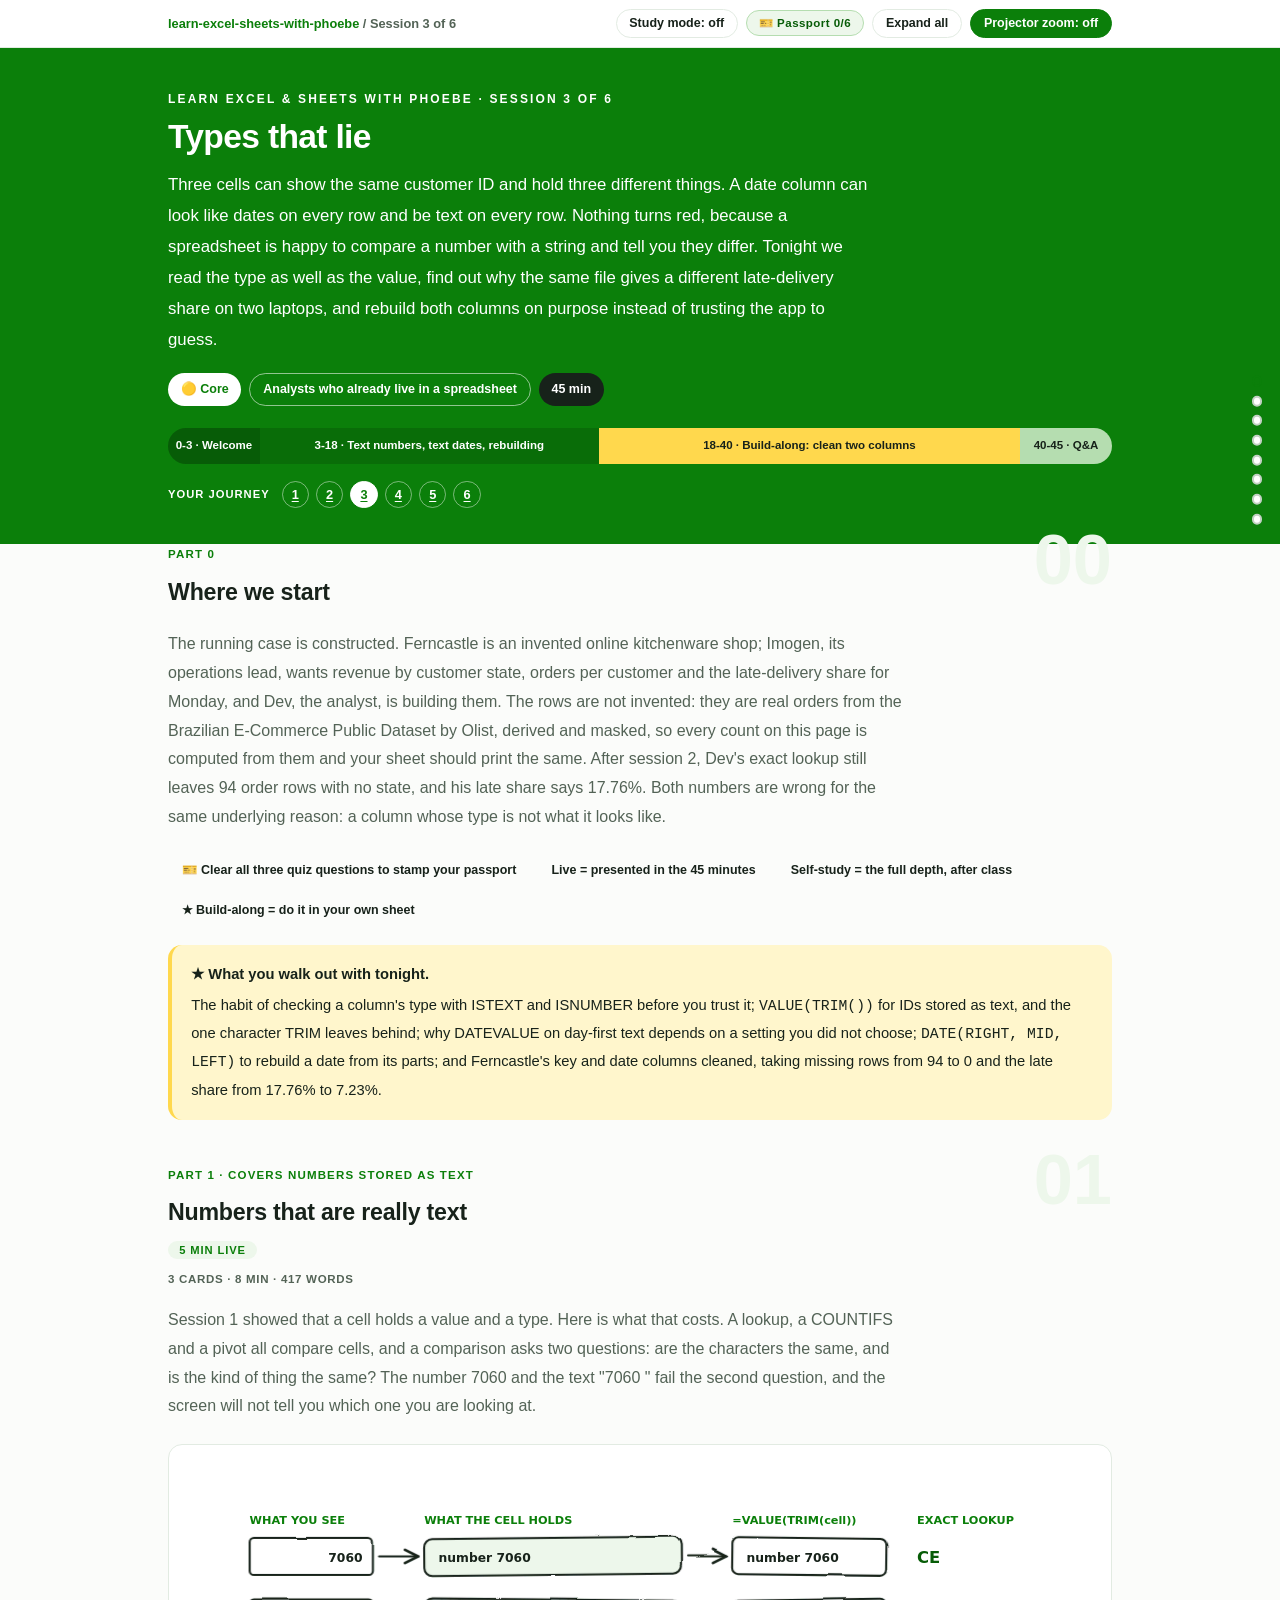
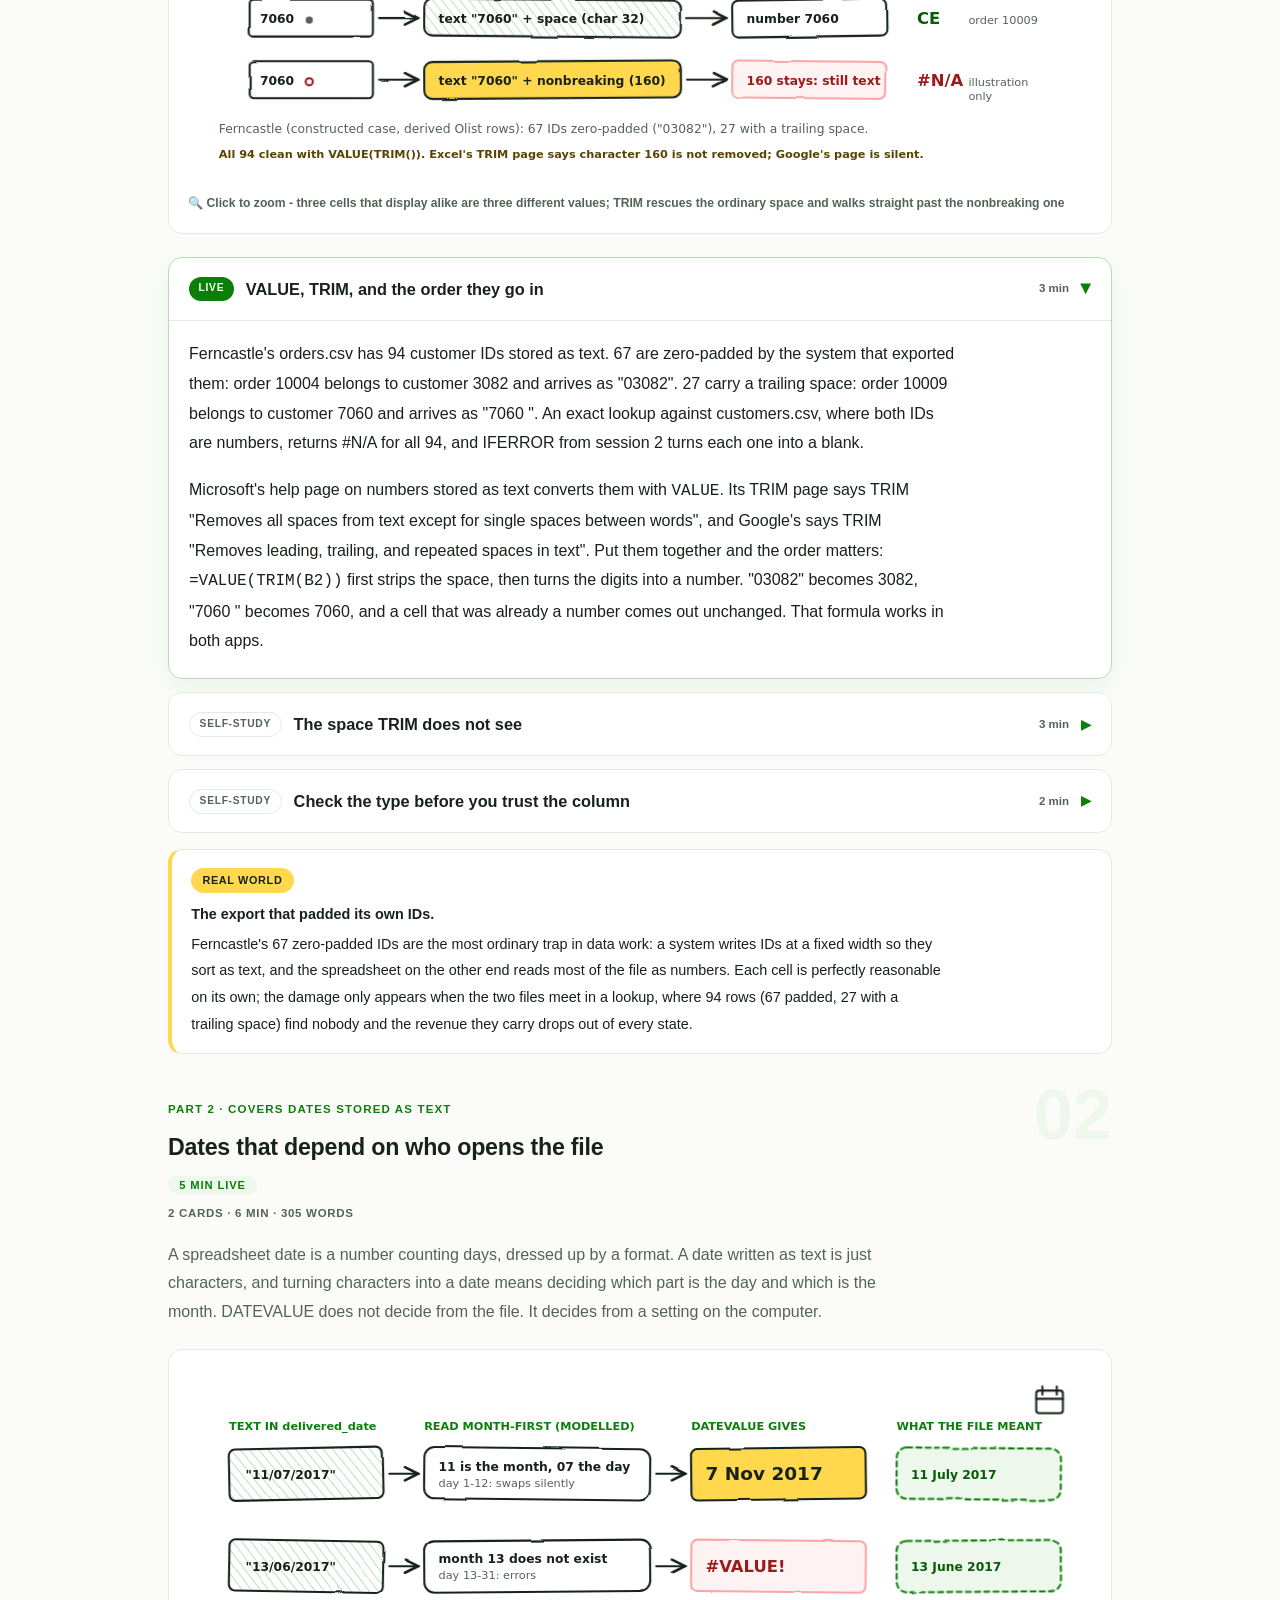
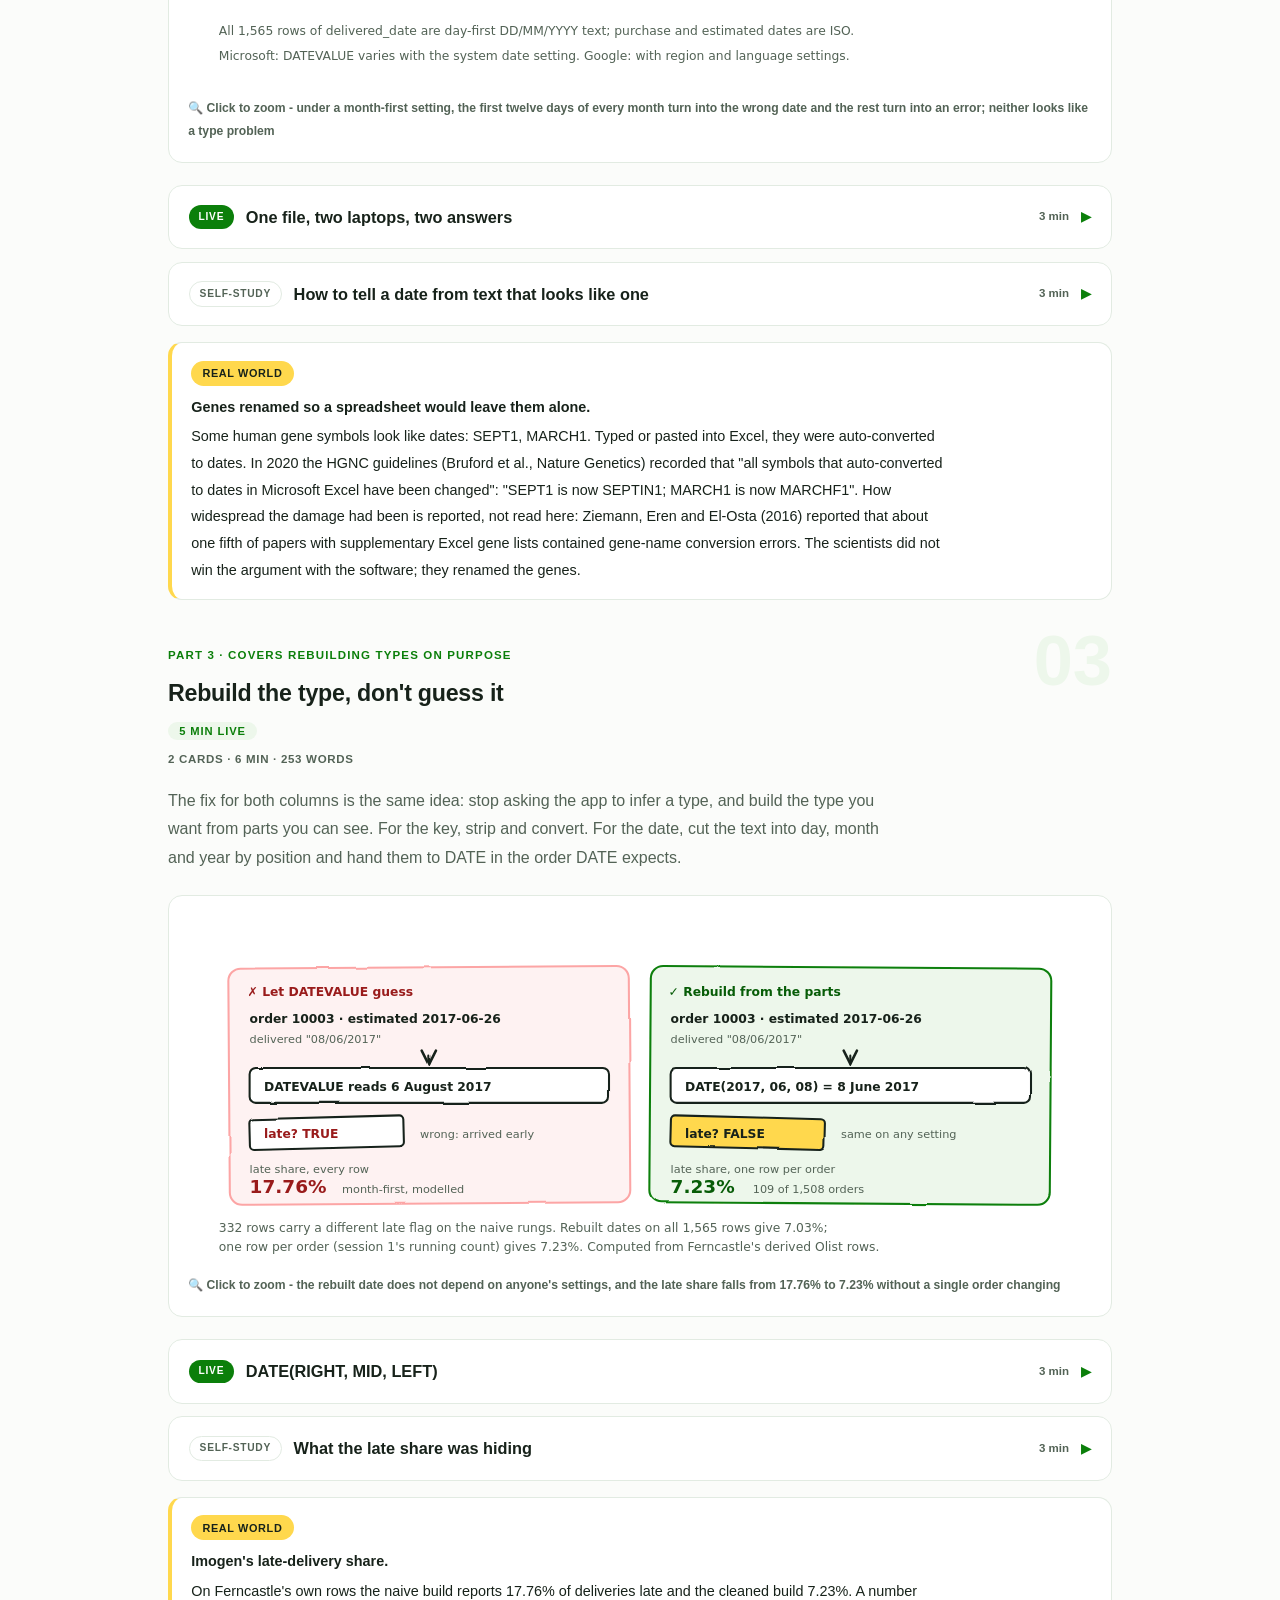
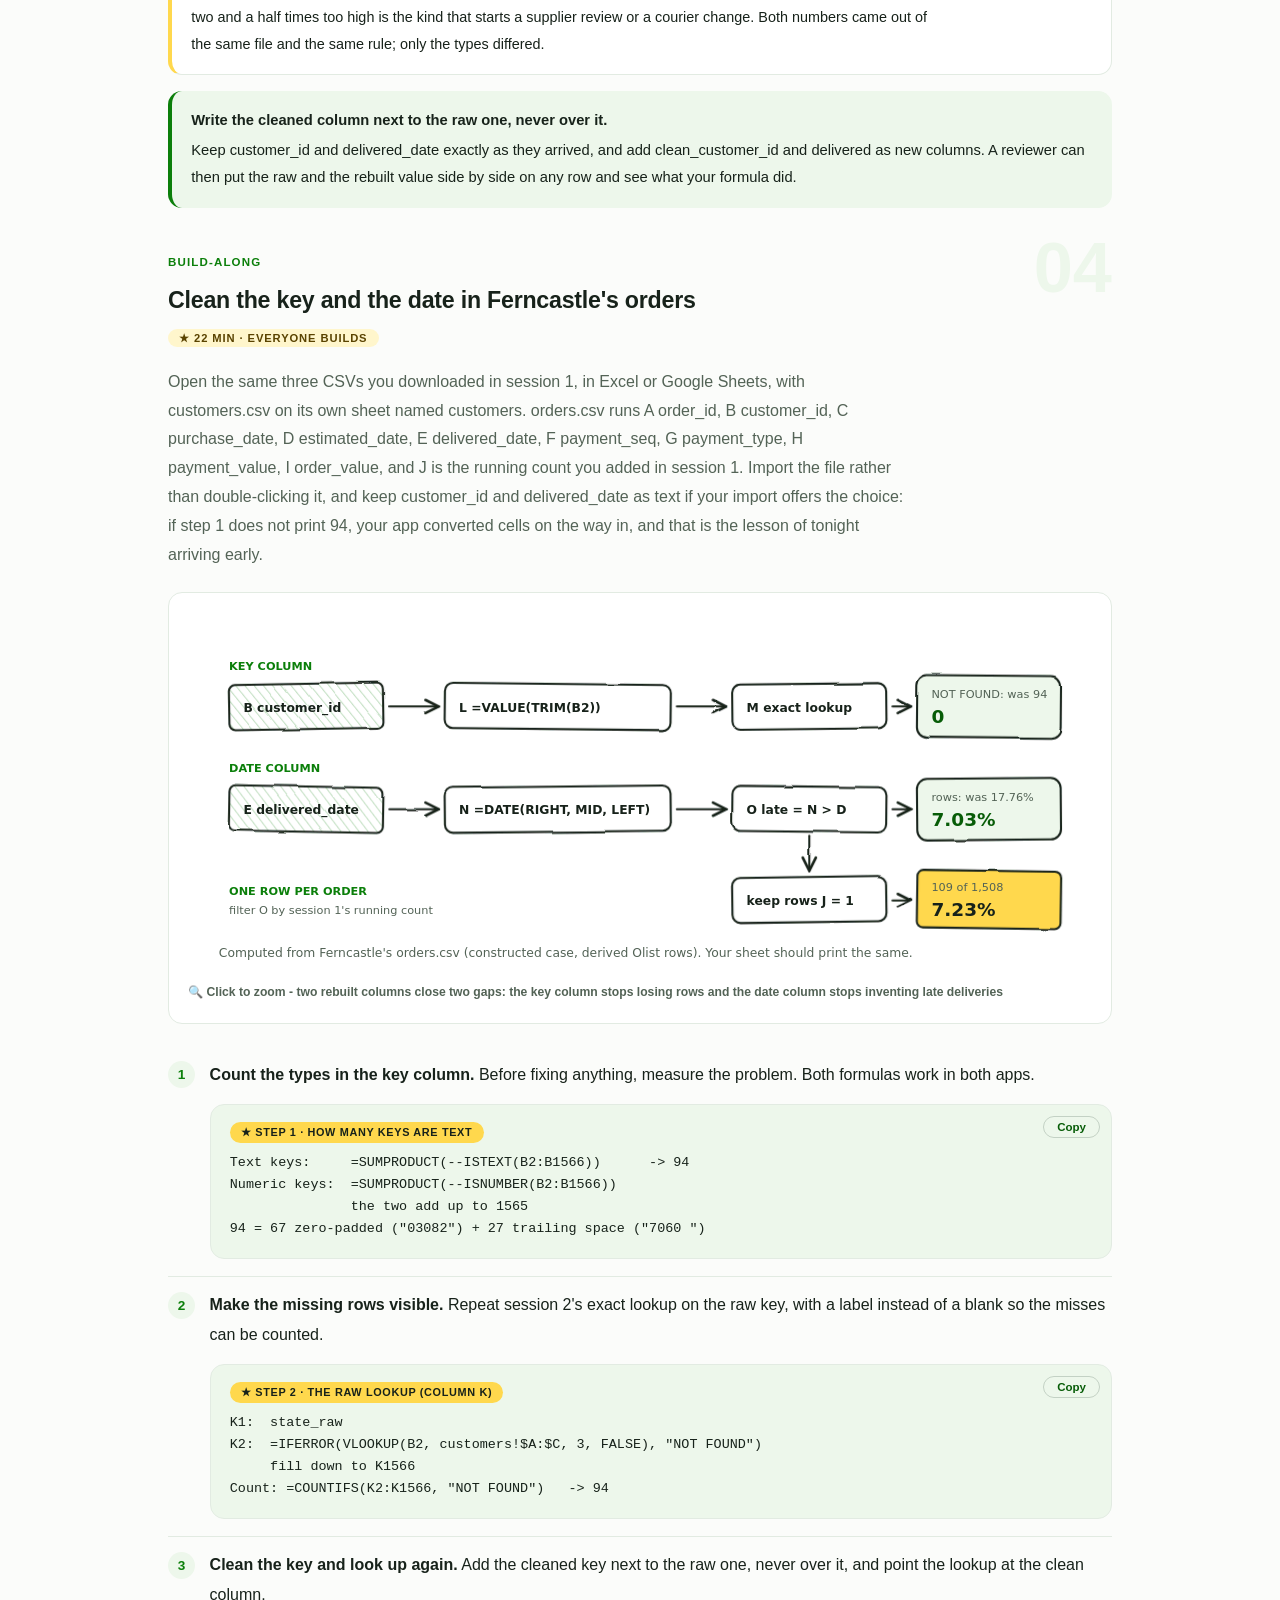
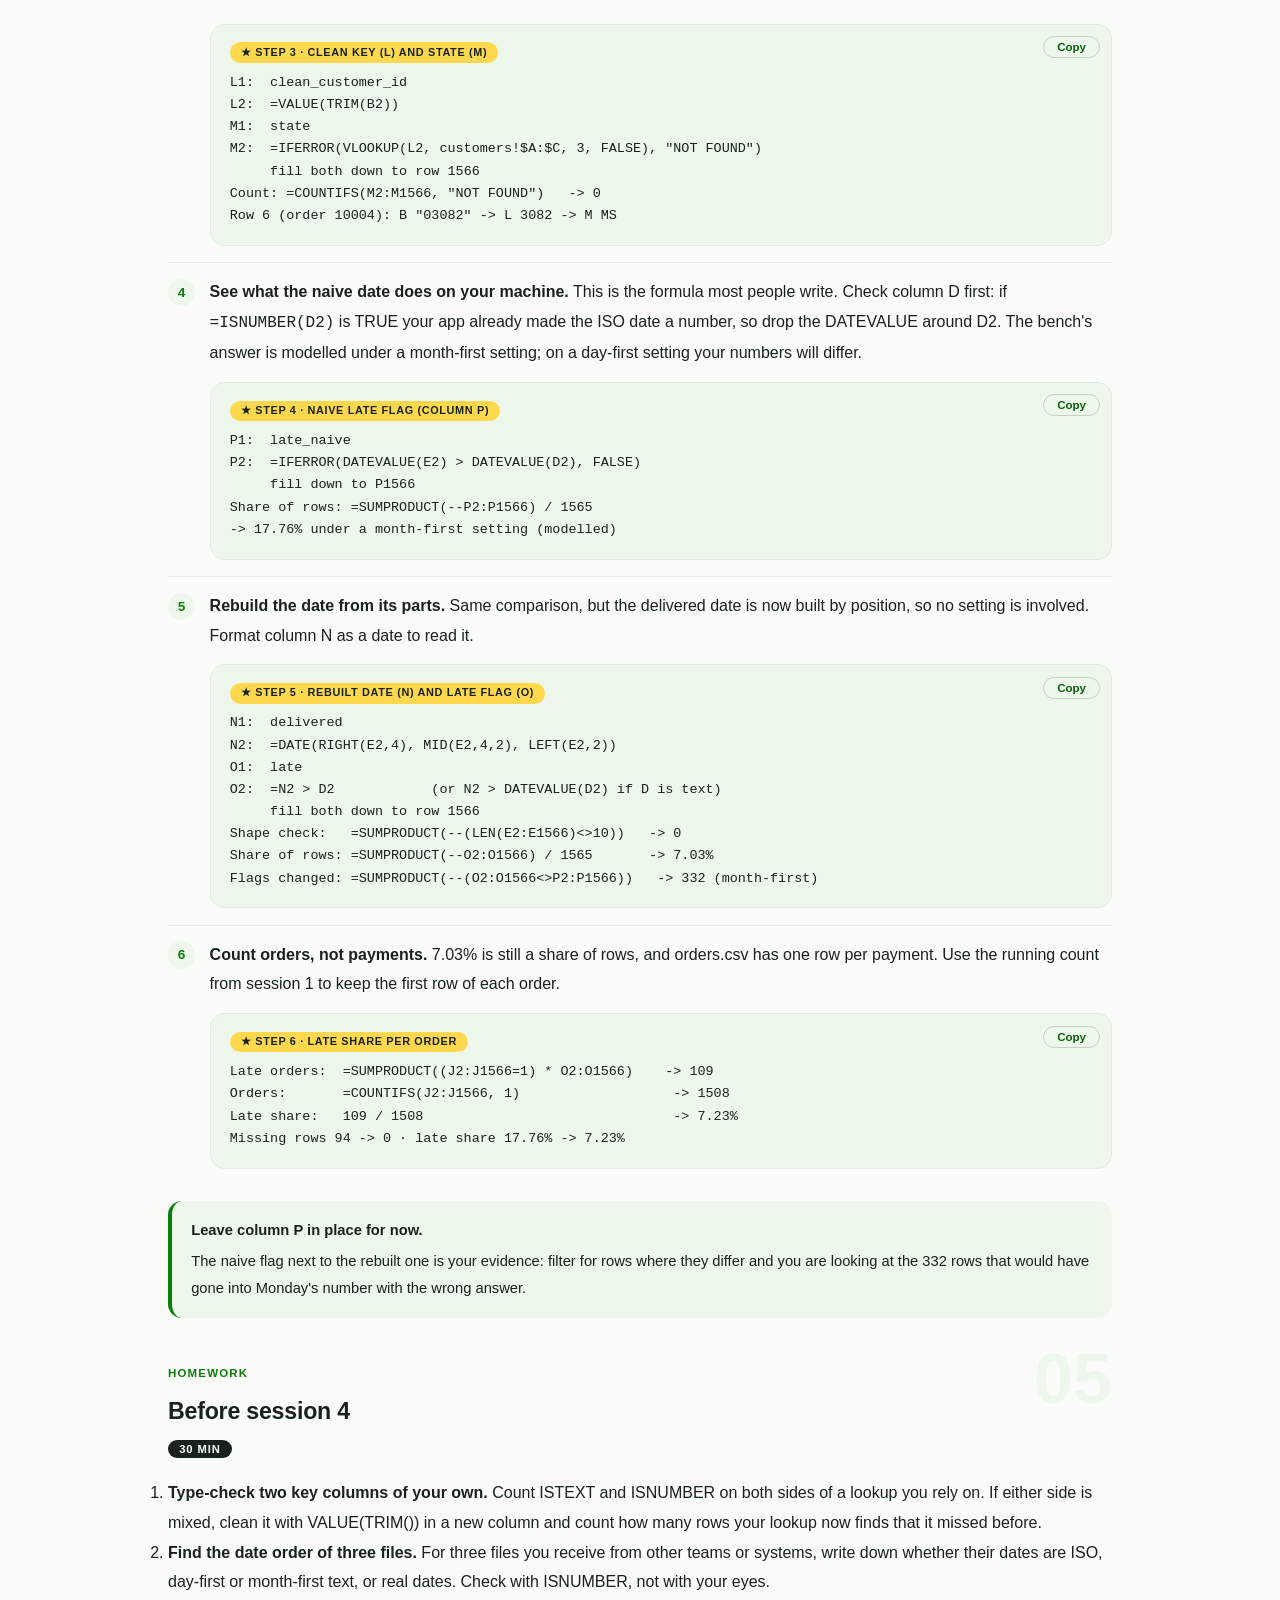
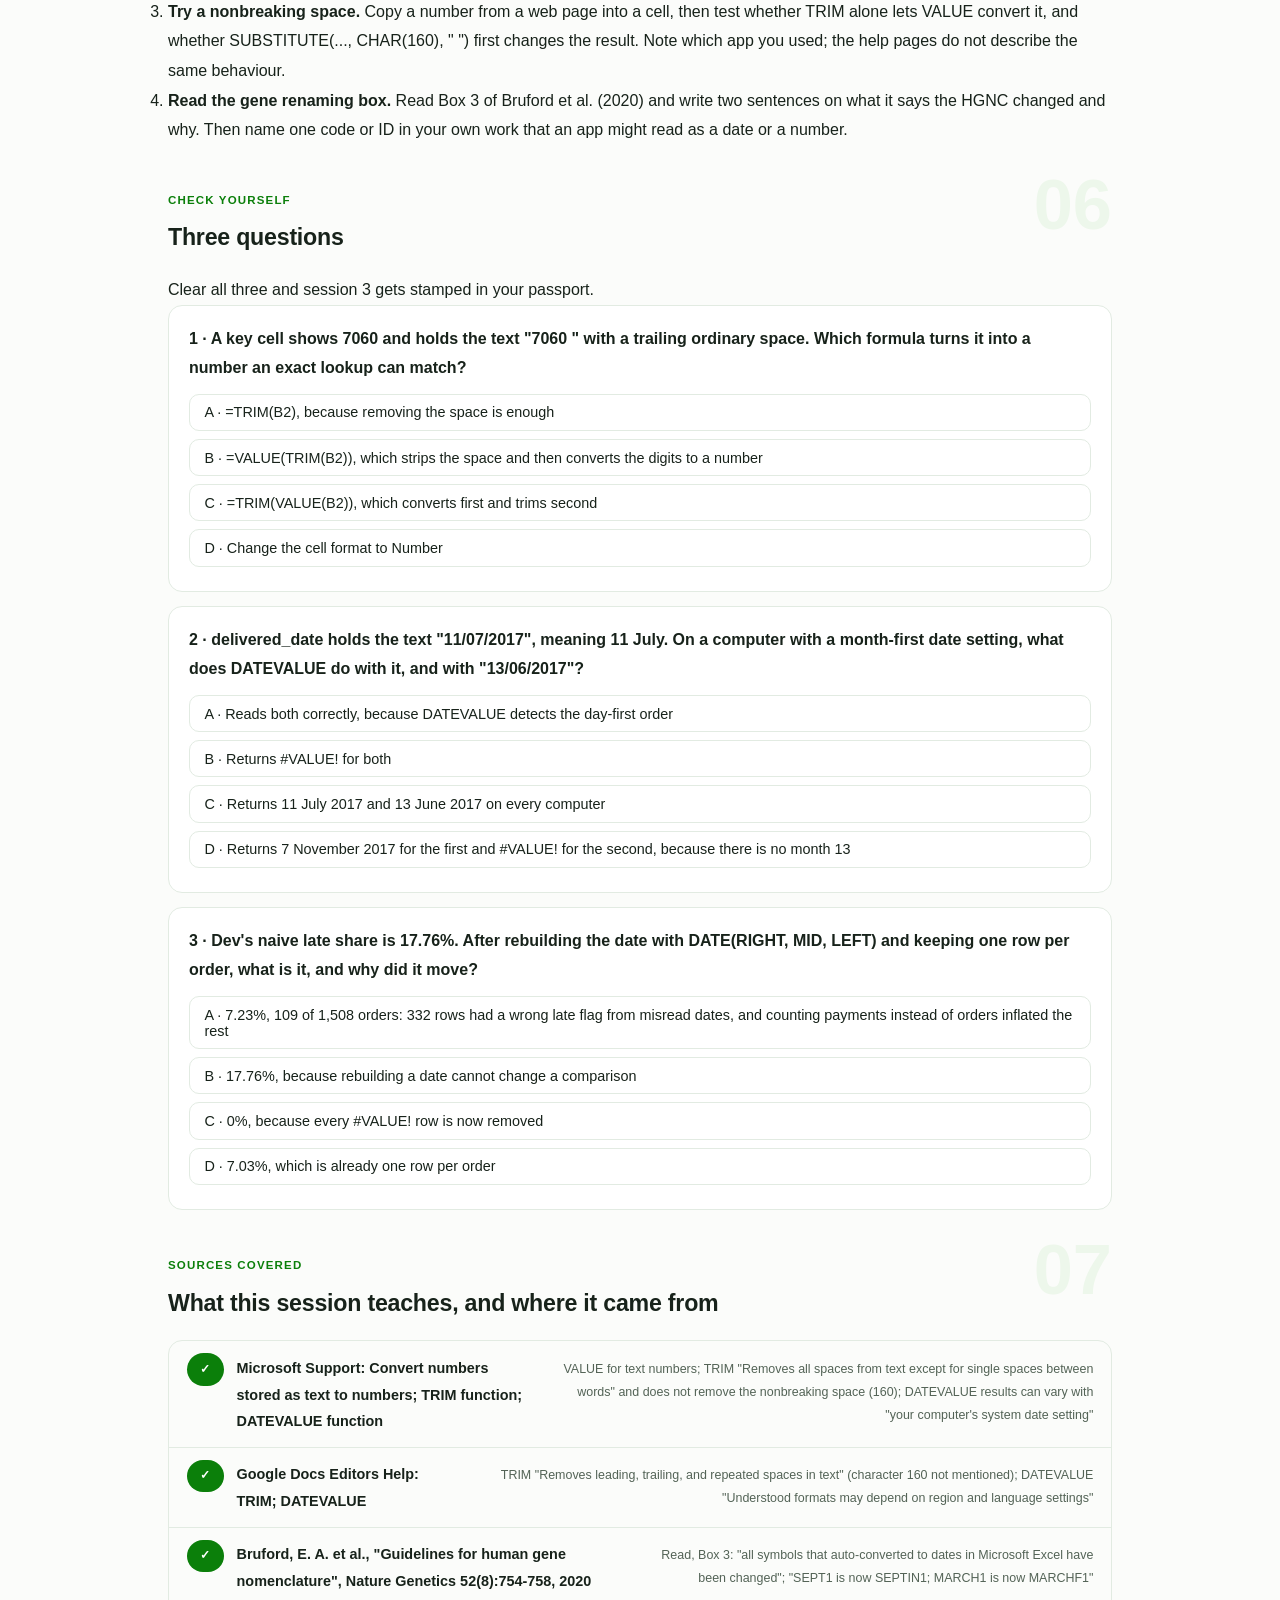
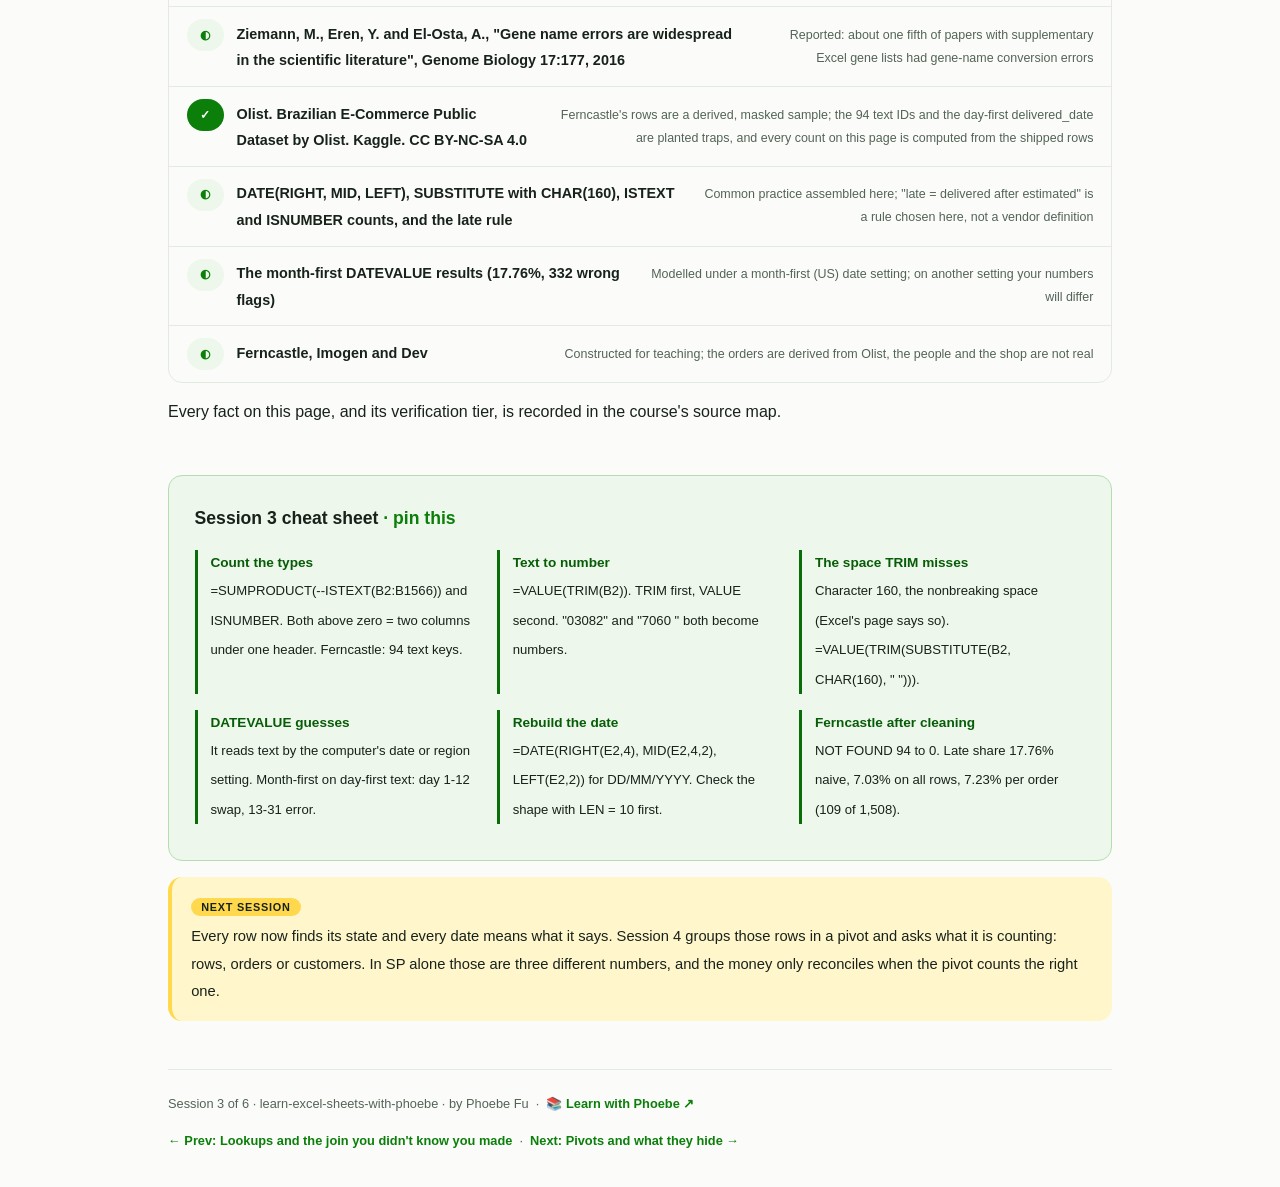
<file: courses/03-types-that-lie.html>
<!DOCTYPE html>
<html lang="en">
<head>
<meta charset="UTF-8">
<meta name="viewport" content="width=device-width, initial-scale=1.0">
<!-- social:start -->
<meta name="description" content="Session 3 of 6. A cell holds a value and a type, and the type is the part you cannot see. Numbers stored as text, day-first dates that DATEVALUE reads month-first, and how to rebuild both on purpose, worked on Ferncastle's 1,565 rows.">
<meta property="og:type" content="article">
<meta property="og:site_name" content="Learn with Phoebe">
<meta property="og:title" content="Types that lie - learn excel and sheets with phoebe">
<meta property="og:description" content="Session 3 of 6. 94 IDs stored as text, one date column that is text on every row, and a late share that reads 17.76% when the truth is 7.23%.">
<meta property="og:url" content="https://phoebefu6.github.io/learn-excel-sheets-with-phoebe/courses/03-types-that-lie.html">
<meta property="og:image" content="https://phoebefu6.github.io/learn-excel-sheets-with-phoebe/assets/og-cover.png">
<meta property="og:image:width" content="1200">
<meta property="og:image:height" content="630">
<meta name="twitter:card" content="summary_large_image">
<meta name="twitter:title" content="Types that lie - learn excel and sheets with phoebe">
<meta name="twitter:description" content="Session 3 of 6. Text numbers, text dates, and rebuilding types on purpose with VALUE, TRIM and DATE.">
<meta name="twitter:image" content="https://phoebefu6.github.io/learn-excel-sheets-with-phoebe/assets/og-cover.png">
<!-- social:end -->
<title>Session 3 · Types that lie - learn excel and sheets with phoebe</title>
<link rel="stylesheet" href="../assets/style.css?v=2">
</head>
<body>

<div class="toolbar">
  <div class="wrap">
    <span class="crumb"><a href="../index.html">learn-excel-sheets-with-phoebe</a> / Session 3 of 6</span>
    <button class="btn" id="toggle-all" type="button">Expand all</button>
    <button class="btn primary" id="zoom-toggle" type="button">Projector zoom: off</button>
  </div>
</div>

<header class="masthead">
  <div class="wrap">
    <div class="eyebrow">Learn Excel &amp; Sheets with Phoebe · Session 3 of 6</div>
    <h1><span class="accent">Types</span> that lie</h1>
    <p class="sub">Three cells can show the same customer ID and hold three different things. A date column can look like dates on every row and be text on every row. Nothing turns red, because a spreadsheet is happy to compare a number with a string and tell you they differ. Tonight we read the type as well as the value, find out why the same file gives a different late-delivery share on two laptops, and rebuild both columns on purpose instead of trusting the app to guess.</p>
    <div class="chip-row">
      <span class="chip level">🟡 Core</span>
      <span class="chip audience">Analysts who already live in a spreadsheet</span>
      <span class="chip time">45 min</span>
    </div>
    <div class="agenda">
      <span class="a1" style="flex:1">0-3 · Welcome</span>
      <span class="a2" style="flex:4">3-18 · Text numbers, text dates, rebuilding</span>
      <span class="a3" style="flex:5">18-40 · Build-along: clean two columns</span>
      <span class="a4" style="flex:1">40-45 · Q&amp;A</span>
    </div>
  </div>
</header>

<main class="wrap">

  <section class="section" id="intro">
    <div class="section-kicker">
      <span class="klabel">Part 0</span>
      <h2>Where we start</h2>
    </div>
    <p class="lede">The running case is constructed. Ferncastle is an invented online kitchenware shop; Imogen, its operations lead, wants revenue by customer state, orders per customer and the late-delivery share for Monday, and Dev, the analyst, is building them. The rows are not invented: they are real orders from the Brazilian E-Commerce Public Dataset by Olist, derived and masked, so every count on this page is computed from them and your sheet should print the same. After session 2, Dev's exact lookup still leaves 94 order rows with no state, and his late share says 17.76%. Both numbers are wrong for the same underlying reason: a column whose type is not what it looks like.</p>

    <div class="legend">
      <span class="pill">🎫 Clear all three quiz questions to stamp your passport</span>
      <span class="pill">Live = presented in the 45 minutes</span>
      <span class="pill">Self-study = the full depth, after class</span>
      <span class="pill">★ Build-along = do it in your own sheet</span>
    </div>

    <div class="callout win">
      <p><strong>★ What you walk out with tonight.</strong> The habit of checking a column's type with ISTEXT and ISNUMBER before you trust it; <code>VALUE(TRIM())</code> for IDs stored as text, and the one character TRIM leaves behind; why DATEVALUE on day-first text depends on a setting you did not choose; <code>DATE(RIGHT, MID, LEFT)</code> to rebuild a date from its parts; and Ferncastle's key and date columns cleaned, taking missing rows from 94 to 0 and the late share from 17.76% to 7.23%.</p>
    </div>
  </section>

  <section class="section" id="part-1">
    <div class="section-kicker">
      <span class="klabel">Part 1 · covers numbers stored as text</span>
      <h2>Numbers that are really text</h2>
      <span class="tag concept">5 min live</span>
    </div>
    <p class="lede">Session 1 showed that a cell holds a value and a type. Here is what that costs. A lookup, a COUNTIFS and a pivot all compare cells, and a comparison asks two questions: are the characters the same, and is the kind of thing the same? The number 7060 and the text "7060 " fail the second question, and the screen will not tell you which one you are looking at.</p>

    <figure class="zoomable">
      <svg viewBox="0 0 880 310" xmlns="http://www.w3.org/2000/svg" role="img" aria-label="Three rows of the customer_id column that all display as 7060. Row one holds the number 7060; VALUE of TRIM gives the number 7060 and the lookup returns state CE. Row two holds the text 7060 followed by an ordinary space, character 32, as on Ferncastle order 10009; TRIM removes the space, VALUE makes it the number 7060 and the lookup returns CE. Row three, highlighted, holds the text 7060 followed by a nonbreaking space, character 160, an illustration not found in Ferncastle; TRIM leaves the character in place, the cell stays text and the lookup returns #N/A. A note says Ferncastle has 67 zero-padded and 27 trailing-space IDs, and all 94 clean with VALUE of TRIM.">
        <defs>
          <filter id="e3aSk" x="-3%" y="-3%" width="106%" height="106%"><feTurbulence type="fractalNoise" baseFrequency="0.02" numOctaves="2" seed="31" result="n"/><feDisplacementMap in="SourceGraphic" in2="n" scale="2.4" xChannelSelector="R" yChannelSelector="G"/></filter>
          <pattern id="e3aHc" patternUnits="userSpaceOnUse" width="7" height="7" patternTransform="rotate(-38)"><line x1="0" y1="0" x2="0" y2="7" stroke="#0B7F0A" stroke-width="1" opacity=".5"/></pattern>
          <marker id="e3aAr" viewBox="0 0 10 10" refX="9" refY="5" markerWidth="8" markerHeight="8" orient="auto"><path d="M1 1 L9 5 L1 9" fill="none" stroke="#17221A" stroke-width="1.6" stroke-linecap="round"/></marker>
        </defs>
        <style>
          .e3aA { font: 700 11px Inter, system-ui, sans-serif; fill: #0B7F0A; }
          .e3aL { font: 600 12px Inter, system-ui, sans-serif; fill: #17221A; }
          .e3aS { font: 400 11px Inter, system-ui, sans-serif; fill: #536356; }
          .e3aB { font: 800 11px Inter, system-ui, sans-serif; fill: #5A4300; }
          .e3aV { font: 800 16px Inter, system-ui, sans-serif; fill: #075C07; }
          .e3aR { font: 800 12px Inter, system-ui, sans-serif; fill: #991B1B; }
          .e3aRv { font: 800 16px Inter, system-ui, sans-serif; fill: #991B1B; }
          .e3aN { font: 400 12px Inter, system-ui, sans-serif; fill: #536356; }
        </style>

        <g filter="url(#e3aSk)" fill="none" stroke="#17221A" stroke-width="2" stroke-linecap="round" stroke-linejoin="round">
          <rect x="60" y="72" width="120" height="36" rx="4" fill="#FFFFFF"/>
          <rect x="60" y="132" width="120" height="36" rx="4" fill="#FFFFFF"/>
          <rect x="60" y="192" width="120" height="36" rx="4" fill="#FFFFFF"/>
          <path d="M186 90 L224 90" marker-end="url(#e3aAr)"/>
          <path d="M186 150 L224 150" marker-end="url(#e3aAr)"/>
          <path d="M186 210 L224 210" marker-end="url(#e3aAr)"/>
          <rect x="230" y="72" width="250" height="36" rx="8" transform="rotate(-0.6 355 90)" fill="#EDF7EB"/>
          <rect x="230" y="132" width="250" height="36" rx="8" transform="rotate(0.5 355 150)" fill="url(#e3aHc)"/>
          <rect x="230" y="192" width="250" height="36" rx="8" transform="rotate(-0.4 355 210)" fill="#FFD84D"/>
          <path d="M486 90 L524 90" marker-end="url(#e3aAr)"/>
          <path d="M486 150 L524 150" marker-end="url(#e3aAr)"/>
          <path d="M486 210 L524 210" marker-end="url(#e3aAr)"/>
          <rect x="530" y="72" width="150" height="36" rx="6" transform="rotate(0.7 605 90)" fill="#FFFFFF"/>
          <rect x="530" y="132" width="150" height="36" rx="6" transform="rotate(-0.8 605 150)" fill="#FFFFFF"/>
          <rect x="530" y="192" width="150" height="36" rx="6" transform="rotate(0.6 605 210)" fill="#FEF2F2" stroke="#FCA5A5"/>
          <circle cx="118" cy="152" r="2.5" fill="#536356" stroke="#536356"/>
          <circle cx="118" cy="212" r="3.5" fill="none" stroke="#991B1B"/>
        </g>

        <text class="e3aA" x="60" y="58">WHAT YOU SEE</text>
        <text class="e3aA" x="230" y="58">WHAT THE CELL HOLDS</text>
        <text class="e3aA" x="530" y="58">=VALUE(TRIM(cell))</text>
        <text class="e3aA" x="710" y="58">EXACT LOOKUP</text>
        <text class="e3aL" x="170" y="95" text-anchor="end">7060</text>
        <text class="e3aL" x="70" y="155">7060</text>
        <text class="e3aL" x="70" y="215">7060</text>
        <text class="e3aL" x="244" y="95">number 7060</text>
        <text class="e3aL" x="244" y="155">text "7060" + space (char 32)</text>
        <text class="e3aL" x="244" y="215">text "7060" + nonbreaking (160)</text>
        <text class="e3aL" x="544" y="95">number 7060</text>
        <text class="e3aL" x="544" y="155">number 7060</text>
        <text class="e3aR" x="544" y="215">160 stays: still text</text>
        <text class="e3aV" x="710" y="96">CE</text>
        <text class="e3aV" x="710" y="156">CE</text>
        <text class="e3aRv" x="710" y="216">#N/A</text>
        <text class="e3aS" x="760" y="156">order 10009</text>
        <text class="e3aS" x="760" y="216">illustration</text>
        <text class="e3aS" x="760" y="230">only</text>

        <text class="e3aN" x="30" y="262">Ferncastle (constructed case, derived Olist rows): 67 IDs zero-padded ("03082"), 27 with a trailing space.</text>
        <text class="e3aB" x="30" y="286">All 94 clean with VALUE(TRIM()). Excel's TRIM page says character 160 is not removed; Google's page is silent.</text>
      </svg>
      <figcaption>🔍 Click to zoom - three cells that display alike are three different values; TRIM rescues the ordinary space and walks straight past the nonbreaking one</figcaption>
    </figure>

    <details class="card" open>
      <summary><span class="mode live">Live</span>VALUE, TRIM, and the order they go in<span class="mini">3 min</span><span class="caret">▶</span></summary>
      <div class="body">
        <p>Ferncastle's orders.csv has 94 customer IDs stored as text. 67 are zero-padded by the system that exported them: order 10004 belongs to customer 3082 and arrives as "03082". 27 carry a trailing space: order 10009 belongs to customer 7060 and arrives as "7060 ". An exact lookup against customers.csv, where both IDs are numbers, returns #N/A for all 94, and IFERROR from session 2 turns each one into a blank.</p>
        <p>Microsoft's help page on numbers stored as text converts them with <code>VALUE</code>. Its TRIM page says TRIM "Removes all spaces from text except for single spaces between words", and Google's says TRIM "Removes leading, trailing, and repeated spaces in text". Put them together and the order matters: <code>=VALUE(TRIM(B2))</code> first strips the space, then turns the digits into a number. "03082" becomes 3082, "7060 " becomes 7060, and a cell that was already a number comes out unchanged. That formula works in both apps.</p>
      </div>
    </details>

    <details class="card">
      <summary><span class="mode self">Self-study</span>The space TRIM does not see<span class="mini">3 min</span><span class="caret">▶</span></summary>
      <div class="body">
        <p>There is more than one space character. The one your space bar types is character 32. Web pages and some emails use the nonbreaking space, character 160, to stop a line wrapping between two words, and it comes along when you copy and paste. Microsoft's TRIM page says plainly that TRIM does not remove the nonbreaking space (decimal 160) on its own. Google's TRIM page describes spaces without mentioning character 160 at all, so in Sheets the honest position is: test it on your own cell before you rely on it.</p>
        <p>The common fix is to turn character 160 into an ordinary space first, then trim: <code>=VALUE(TRIM(SUBSTITUTE(B2, CHAR(160), " ")))</code>. Ferncastle's 27 trailing spaces are all ordinary ones, which is why plain <code>VALUE(TRIM())</code> takes its missing rows to 0. Keep the longer form for data that has passed through a browser.</p>
      </div>
    </details>

    <details class="card">
      <summary><span class="mode self">Self-study</span>Check the type before you trust the column<span class="mini">2 min</span><span class="caret">▶</span></summary>
      <div class="body">
        <p>Two counts settle it. <code>=SUMPRODUCT(--ISTEXT(B2:B1566))</code> counts the text cells in the key column, <code>=SUMPRODUCT(--ISNUMBER(B2:B1566))</code> counts the numbers. On Ferncastle's orders.csv the first is 94 and the second is the rest of the 1,565 rows. If both counts are above zero, the column is two columns sharing a header, and every lookup that touches it will quietly split its rows into "found" and "not found" by type rather than by customer.</p>
        <p>Run the same check on the other side of the join. A lookup table can hold a text key too, and then the numbers in your orders are the ones that miss. Session 6 has a button that does exactly that to one customer, and nothing on the screen changes except the totals.</p>
      </div>
    </details>

    <div class="callout example">
      <span class="ex-pill">Real world</span>
      <p><strong>The export that padded its own IDs.</strong> Ferncastle's 67 zero-padded IDs are the most ordinary trap in data work: a system writes IDs at a fixed width so they sort as text, and the spreadsheet on the other end reads most of the file as numbers. Each cell is perfectly reasonable on its own; the damage only appears when the two files meet in a lookup, where 94 rows (67 padded, 27 with a trailing space) find nobody and the revenue they carry drops out of every state.</p>
    </div>
  </section>

  <section class="section" id="part-2">
    <div class="section-kicker">
      <span class="klabel">Part 2 · covers dates stored as text</span>
      <h2>Dates that depend on who opens the file</h2>
      <span class="tag concept">5 min live</span>
    </div>
    <p class="lede">A spreadsheet date is a number counting days, dressed up by a format. A date written as text is just characters, and turning characters into a date means deciding which part is the day and which is the month. DATEVALUE does not decide from the file. It decides from a setting on the computer.</p>

    <figure class="zoomable">
      <svg viewBox="0 0 880 310" xmlns="http://www.w3.org/2000/svg" role="img" aria-label="Two parse paths drawn left to right under a month-first date setting, which is modelled. The text 11/07/2017 is read with 11 as the month and 07 as the day, and DATEVALUE returns 7 November 2017, highlighted, while the file meant 11 July 2017. The text 13/06/2017 is read with 13 as the month, which does not exist, and DATEVALUE returns #VALUE!, while the file meant 13 June 2017. Notes say days 1 to 12 swap silently and days 13 to 31 error, that every row of delivered_date is day-first text, and that both Microsoft and Google say DATEVALUE depends on the computer's date or region settings.">
        <defs>
          <filter id="e3bSk" x="-3%" y="-3%" width="106%" height="106%"><feTurbulence type="fractalNoise" baseFrequency="0.02" numOctaves="2" seed="47" result="n"/><feDisplacementMap in="SourceGraphic" in2="n" scale="2.4" xChannelSelector="R" yChannelSelector="G"/></filter>
          <pattern id="e3bHc" patternUnits="userSpaceOnUse" width="7" height="7" patternTransform="rotate(-38)"><line x1="0" y1="0" x2="0" y2="7" stroke="#0B7F0A" stroke-width="1" opacity=".5"/></pattern>
          <marker id="e3bAr" viewBox="0 0 10 10" refX="9" refY="5" markerWidth="8" markerHeight="8" orient="auto"><path d="M1 1 L9 5 L1 9" fill="none" stroke="#17221A" stroke-width="1.6" stroke-linecap="round"/></marker>
        </defs>
        <style>
          .e3bA { font: 700 11px Inter, system-ui, sans-serif; fill: #0B7F0A; }
          .e3bL { font: 600 12px Inter, system-ui, sans-serif; fill: #17221A; }
          .e3bS { font: 400 11px Inter, system-ui, sans-serif; fill: #536356; }
          .e3bV { font: 800 18px Inter, system-ui, sans-serif; fill: #17221A; }
          .e3bG { font: 800 12px Inter, system-ui, sans-serif; fill: #075C07; }
          .e3bRv { font: 800 16px Inter, system-ui, sans-serif; fill: #991B1B; }
          .e3bN { font: 400 12px Inter, system-ui, sans-serif; fill: #536356; }
        </style>

        <g filter="url(#e3bSk)" fill="none" stroke="#17221A" stroke-width="2" stroke-linecap="round" stroke-linejoin="round">
          <rect x="40" y="76" width="150" height="50" rx="6" transform="rotate(-1.2 115 101)" fill="url(#e3bHc)"/>
          <rect x="40" y="166" width="150" height="50" rx="6" transform="rotate(1 115 191)" fill="url(#e3bHc)"/>
          <path d="M196 101 L224 101" marker-end="url(#e3bAr)"/>
          <path d="M196 191 L224 191" marker-end="url(#e3bAr)"/>
          <rect x="230" y="76" width="220" height="50" rx="10" transform="rotate(0.6 340 101)" fill="#FFFFFF"/>
          <rect x="230" y="166" width="220" height="50" rx="10" transform="rotate(-0.5 340 191)" fill="#FFFFFF"/>
          <path d="M456 101 L484 101" marker-end="url(#e3bAr)"/>
          <path d="M456 191 L484 191" marker-end="url(#e3bAr)"/>
          <rect x="490" y="76" width="170" height="50" rx="6" transform="rotate(-0.7 575 101)" fill="#FFD84D"/>
          <rect x="490" y="166" width="170" height="50" rx="6" transform="rotate(0.6 575 191)" fill="#FEF2F2" stroke="#FCA5A5"/>
          <rect x="690" y="76" width="160" height="50" rx="10" transform="rotate(0.5 770 101)" fill="#EDF7EB" stroke="#0B7F0A" stroke-dasharray="5 4"/>
          <rect x="690" y="166" width="160" height="50" rx="10" transform="rotate(-0.4 770 191)" fill="#EDF7EB" stroke="#0B7F0A" stroke-dasharray="5 4"/>
          <rect x="826" y="20" width="26" height="22" rx="3" fill="#FFFFFF"/>
          <path d="M832 16 L832 24 M846 16 L846 24 M826 28 L852 28"/>
        </g>

        <text class="e3bA" x="40" y="58">TEXT IN delivered_date</text>
        <text class="e3bA" x="230" y="58">READ MONTH-FIRST (MODELLED)</text>
        <text class="e3bA" x="490" y="58">DATEVALUE GIVES</text>
        <text class="e3bA" x="690" y="58">WHAT THE FILE MEANT</text>
        <text class="e3bL" x="56" y="106">"11/07/2017"</text>
        <text class="e3bL" x="56" y="196">"13/06/2017"</text>
        <text class="e3bL" x="244" y="98">11 is the month, 07 the day</text>
        <text class="e3bS" x="244" y="114">day 1-12: swaps silently</text>
        <text class="e3bL" x="244" y="188">month 13 does not exist</text>
        <text class="e3bS" x="244" y="204">day 13-31: errors</text>
        <text class="e3bV" x="504" y="107">7 Nov 2017</text>
        <text class="e3bRv" x="504" y="197">#VALUE!</text>
        <text class="e3bG" x="704" y="106">11 July 2017</text>
        <text class="e3bG" x="704" y="196">13 June 2017</text>

        <text class="e3bN" x="30" y="258">All 1,565 rows of delivered_date are day-first DD/MM/YYYY text; purchase and estimated dates are ISO.</text>
        <text class="e3bN" x="30" y="282">Microsoft: DATEVALUE varies with the system date setting. Google: with region and language settings.</text>
      </svg>
      <figcaption>🔍 Click to zoom - under a month-first setting, the first twelve days of every month turn into the wrong date and the rest turn into an error; neither looks like a type problem</figcaption>
    </figure>

    <details class="card">
      <summary><span class="mode live">Live</span>One file, two laptops, two answers<span class="mini">3 min</span><span class="caret">▶</span></summary>
      <div class="body">
        <p>Ferncastle's delivered_date is day-first text on every one of its 1,565 rows: order 10002 was delivered on "11/07/2017", the eleventh of July. Microsoft's DATEVALUE page warns that results can vary with "your computer's system date setting"; Google's says "Understood formats may depend on region and language settings". On a month-first setting, the setting common in the US, "11/07/2017" becomes 7 November 2017, a real date four months late, and "13/06/2017" becomes #VALUE!, because there is no thirteenth month.</p>
        <p>So the same formula on the same file prints different late shares depending on whose laptop opens it. Dev's IFERROR treats every #VALUE! as "not late", and every swapped date in the first twelve days of a month is compared with the estimate as if it were real. The bench models this with a month-first setting and labels it modelled; on a day-first setting your naive numbers will differ, and may even come out right, which is the most dangerous outcome of all: a formula that only works for you.</p>
      </div>
    </details>

    <details class="card">
      <summary><span class="mode self">Self-study</span>How to tell a date from text that looks like one<span class="mini">3 min</span><span class="caret">▶</span></summary>
      <div class="body">
        <p>The same two counts from Part 1 work on dates, because a real date is a number: <code>=SUMPRODUCT(--ISNUMBER(E2:E1566))</code> should equal the row count for a date column you can trust. On Ferncastle's delivered_date, imported as text, it is 0. The estimated_date column next to it is ISO, YYYY-MM-DD, which leaves no doubt about which part is the month; check whether your app turned it into a number on import with <code>=ISNUMBER(D2)</code>.</p>
        <p>Two more habits are common practice. Never judge a date column by how it is aligned or formatted, since a format can be applied to text and a number can be shown as anything. And when a file arrives from another country, ask what order its dates are written in before you open it, then import that column as text so nothing guesses on your behalf.</p>
      </div>
    </details>

    <div class="callout example">
      <span class="ex-pill">Real world</span>
      <p><strong>Genes renamed so a spreadsheet would leave them alone.</strong> Some human gene symbols look like dates: SEPT1, MARCH1. Typed or pasted into Excel, they were auto-converted to dates. In 2020 the HGNC guidelines (Bruford et al., Nature Genetics) recorded that "all symbols that auto-converted to dates in Microsoft Excel have been changed": "SEPT1 is now SEPTIN1; MARCH1 is now MARCHF1". How widespread the damage had been is reported, not read here: Ziemann, Eren and El-Osta (2016) reported that about one fifth of papers with supplementary Excel gene lists contained gene-name conversion errors. The scientists did not win the argument with the software; they renamed the genes.</p>
    </div>
  </section>

  <section class="section" id="part-3">
    <div class="section-kicker">
      <span class="klabel">Part 3 · covers rebuilding types on purpose</span>
      <h2>Rebuild the type, don't guess it</h2>
      <span class="tag concept">5 min live</span>
    </div>
    <p class="lede">The fix for both columns is the same idea: stop asking the app to infer a type, and build the type you want from parts you can see. For the key, strip and convert. For the date, cut the text into day, month and year by position and hand them to DATE in the order DATE expects.</p>

    <figure class="zoomable">
      <svg viewBox="0 0 880 340" xmlns="http://www.w3.org/2000/svg" role="img" aria-label="Before and after for one real row, order 10003, estimated 2017-06-26, delivered text 08/06/2017. Left panel, marked wrong: DATEVALUE under a month-first setting reads 6 August 2017, so the late flag is TRUE, and the naive late share is 17.76 percent. Right panel, marked right: DATE of the year, month and day cut from the text gives 8 June 2017, the highlighted late flag is FALSE, and the late share is 7.23 percent, 109 of 1,508 orders. A note says 332 rows carry a different late flag on the naive rungs.">
        <defs>
          <filter id="e3cSk" x="-3%" y="-3%" width="106%" height="106%"><feTurbulence type="fractalNoise" baseFrequency="0.02" numOctaves="2" seed="53" result="n"/><feDisplacementMap in="SourceGraphic" in2="n" scale="2.4" xChannelSelector="R" yChannelSelector="G"/></filter>
          <pattern id="e3cHc" patternUnits="userSpaceOnUse" width="7" height="7" patternTransform="rotate(-38)"><line x1="0" y1="0" x2="0" y2="7" stroke="#0B7F0A" stroke-width="1" opacity=".5"/></pattern>
          <marker id="e3cAr" viewBox="0 0 10 10" refX="9" refY="5" markerWidth="8" markerHeight="8" orient="auto"><path d="M1 1 L9 5 L1 9" fill="none" stroke="#17221A" stroke-width="1.6" stroke-linecap="round"/></marker>
        </defs>
        <style>
          .e3cH { font: 800 12px Inter, system-ui, sans-serif; fill: #17221A; }
          .e3cL { font: 600 12px Inter, system-ui, sans-serif; fill: #17221A; }
          .e3cS { font: 400 11px Inter, system-ui, sans-serif; fill: #536356; }
          .e3cG { font: 800 12px Inter, system-ui, sans-serif; fill: #075C07; }
          .e3cV { font: 800 18px Inter, system-ui, sans-serif; fill: #075C07; }
          .e3cR { font: 800 12px Inter, system-ui, sans-serif; fill: #991B1B; }
          .e3cRv { font: 800 18px Inter, system-ui, sans-serif; fill: #991B1B; }
          .e3cN { font: 400 12px Inter, system-ui, sans-serif; fill: #536356; }
        </style>

        <g filter="url(#e3cSk)" fill="none" stroke="#17221A" stroke-width="2" stroke-linecap="round" stroke-linejoin="round">
          <rect x="40" y="50" width="390" height="230" rx="12" transform="rotate(-0.4 235 165)" fill="#FEF2F2" stroke="#FCA5A5"/>
          <rect x="450" y="50" width="390" height="230" rx="12" transform="rotate(0.4 645 165)" fill="#EDF7EB" stroke="#0B7F0A"/>
          <rect x="60" y="148" width="350" height="34" rx="6" fill="#FFFFFF"/>
          <rect x="470" y="148" width="350" height="34" rx="6" fill="#FFFFFF"/>
          <rect x="60" y="196" width="150" height="30" rx="4" transform="rotate(-1.5 135 211)" fill="#FFFFFF"/>
          <rect x="470" y="196" width="150" height="30" rx="4" transform="rotate(1.5 545 211)" fill="#FFD84D"/>
          <path d="M235 136 L235 144" marker-end="url(#e3cAr)"/>
          <path d="M645 136 L645 144" marker-end="url(#e3cAr)"/>
        </g>

        <text class="e3cR" x="58" y="78">✗ Let DATEVALUE guess</text>
        <text class="e3cL" x="60" y="104">order 10003 · estimated 2017-06-26</text>
        <text class="e3cS" x="60" y="124">delivered "08/06/2017"</text>
        <text class="e3cL" x="74" y="170">DATEVALUE reads 6 August 2017</text>
        <text class="e3cR" x="74" y="216">late? TRUE</text>
        <text class="e3cS" x="226" y="216">wrong: arrived early</text>
        <text class="e3cS" x="60" y="250">late share, every row</text>
        <text class="e3cRv" x="60" y="270">17.76%</text>
        <text class="e3cS" x="150" y="270">month-first, modelled</text>

        <text class="e3cG" x="468" y="78">✓ Rebuild from the parts</text>
        <text class="e3cL" x="470" y="104">order 10003 · estimated 2017-06-26</text>
        <text class="e3cS" x="470" y="124">delivered "08/06/2017"</text>
        <text class="e3cL" x="484" y="170">DATE(2017, 06, 08) = 8 June 2017</text>
        <text class="e3cL" x="484" y="216">late? FALSE</text>
        <text class="e3cS" x="636" y="216">same on any setting</text>
        <text class="e3cS" x="470" y="250">late share, one row per order</text>
        <text class="e3cV" x="470" y="270">7.23%</text>
        <text class="e3cS" x="550" y="270">109 of 1,508 orders</text>

        <text class="e3cN" x="30" y="308">332 rows carry a different late flag on the naive rungs. Rebuilt dates on all 1,565 rows give 7.03%;</text>
        <text class="e3cN" x="30" y="326">one row per order (session 1's running count) gives 7.23%. Computed from Ferncastle's derived Olist rows.</text>
      </svg>
      <figcaption>🔍 Click to zoom - the rebuilt date does not depend on anyone's settings, and the late share falls from 17.76% to 7.23% without a single order changing</figcaption>
    </figure>

    <details class="card">
      <summary><span class="mode live">Live</span>DATE(RIGHT, MID, LEFT)<span class="mini">3 min</span><span class="caret">▶</span></summary>
      <div class="body">
        <p>Day-first text has a fixed shape: two digits of day, a slash, two digits of month, a slash, four digits of year. Position does the parsing. <code>LEFT(E2,2)</code> is the day, <code>MID(E2,4,2)</code> the month, <code>RIGHT(E2,4)</code> the year. DATE takes them as year, month, day:</p>
        <p><code>=DATE(RIGHT(E2,4), MID(E2,4,2), LEFT(E2,2))</code></p>
        <p>"08/06/2017" becomes 8 June 2017 on every computer, whatever its setting, in both apps. Format the column as a date so you can read it; underneath it is now a number, and ISNUMBER says TRUE. The formula relies on the shape, so check it holds: <code>=SUMPRODUCT(--(LEN(E2:E1566)&lt;&gt;10))</code> should be 0 before you trust it. On Ferncastle's file it is.</p>
      </div>
    </details>

    <details class="card">
      <summary><span class="mode self">Self-study</span>What the late share was hiding<span class="mini">3 min</span><span class="caret">▶</span></summary>
      <div class="body">
        <p>Dev's late flag uses one rule, chosen here and written down: an order is late when its delivered date is after its estimated date. On the naive and exact builds, with DATEVALUE under a month-first setting, 332 rows carry the wrong flag and the late share reads 17.76%. Rebuild the date and the wrong flags go to 0: the share over all 1,565 rows is 7.03%. Keep one row per order with session 1's running count and it is 7.23%, which is 109 late orders out of 1,508.</p>
        <p>Notice what did not happen. No order arrived earlier. No formula errored on screen, because IFERROR had swallowed every #VALUE!. The 17.76% looked like a respectable operations number and would have gone to Imogen on Monday. The only defence is the one from session 1: say what the column holds, check its type, and reconcile the result against a second route.</p>
      </div>
    </details>

    <div class="callout example">
      <span class="ex-pill">Real world</span>
      <p><strong>Imogen's late-delivery share.</strong> On Ferncastle's own rows the naive build reports 17.76% of deliveries late and the cleaned build 7.23%. A number two and a half times too high is the kind that starts a supplier review or a courier change. Both numbers came out of the same file and the same rule; only the types differed.</p>
    </div>

    <div class="callout tip">
      <p><strong>Write the cleaned column next to the raw one, never over it.</strong> Keep customer_id and delivered_date exactly as they arrived, and add clean_customer_id and delivered as new columns. A reviewer can then put the raw and the rebuilt value side by side on any row and see what your formula did.</p>
    </div>
  </section>

  <section class="section" id="demo-1">
    <div class="section-kicker">
      <span class="klabel">Build-along</span>
      <h2>Clean the key and the date in Ferncastle's orders</h2>
      <span class="tag demo">★ 22 min · everyone builds</span>
    </div>
    <p class="lede">Open the same three CSVs you downloaded in session 1, in Excel or Google Sheets, with customers.csv on its own sheet named customers. orders.csv runs A order_id, B customer_id, C purchase_date, D estimated_date, E delivered_date, F payment_seq, G payment_type, H payment_value, I order_value, and J is the running count you added in session 1. Import the file rather than double-clicking it, and keep customer_id and delivered_date as text if your import offers the choice: if step 1 does not print 94, your app converted cells on the way in, and that is the lesson of tonight arriving early.</p>

    <figure class="zoomable">
      <svg viewBox="0 0 880 350" xmlns="http://www.w3.org/2000/svg" role="img" aria-label="Three lanes. Lane one, the key column: B customer_id goes through L, VALUE of TRIM of B2, then M, an exact lookup of the state; NOT FOUND rows drop from 94 to 0. Lane two, the date column: E delivered_date goes through N, DATE of RIGHT, MID and LEFT, then O, late equals N after D; the late share over all rows goes from 17.76 percent to 7.03 percent. Lane three: O filtered to rows where the session 1 running count J equals 1 gives the highlighted late share of 7.23 percent.">
        <defs>
          <filter id="e3dSk" x="-3%" y="-3%" width="106%" height="106%"><feTurbulence type="fractalNoise" baseFrequency="0.02" numOctaves="2" seed="59" result="n"/><feDisplacementMap in="SourceGraphic" in2="n" scale="2.4" xChannelSelector="R" yChannelSelector="G"/></filter>
          <pattern id="e3dHc" patternUnits="userSpaceOnUse" width="7" height="7" patternTransform="rotate(-38)"><line x1="0" y1="0" x2="0" y2="7" stroke="#0B7F0A" stroke-width="1" opacity=".5"/></pattern>
          <marker id="e3dAr" viewBox="0 0 10 10" refX="9" refY="5" markerWidth="8" markerHeight="8" orient="auto"><path d="M1 1 L9 5 L1 9" fill="none" stroke="#17221A" stroke-width="1.6" stroke-linecap="round"/></marker>
        </defs>
        <style>
          .e3dA { font: 700 11px Inter, system-ui, sans-serif; fill: #0B7F0A; }
          .e3dL { font: 600 12px Inter, system-ui, sans-serif; fill: #17221A; }
          .e3dS { font: 400 11px Inter, system-ui, sans-serif; fill: #536356; }
          .e3dV { font: 800 18px Inter, system-ui, sans-serif; fill: #075C07; }
          .e3dB { font: 800 18px Inter, system-ui, sans-serif; fill: #17221A; }
          .e3dN { font: 400 12px Inter, system-ui, sans-serif; fill: #536356; }
        </style>

        <g filter="url(#e3dSk)" fill="none" stroke="#17221A" stroke-width="2" stroke-linecap="round" stroke-linejoin="round">
          <rect x="40" y="70" width="150" height="44" rx="6" transform="rotate(-1 115 92)" fill="url(#e3dHc)"/>
          <rect x="250" y="70" width="220" height="44" rx="8" transform="rotate(0.6 360 92)" fill="#FFFFFF"/>
          <rect x="530" y="70" width="150" height="44" rx="8" transform="rotate(-0.6 605 92)" fill="#FFFFFF"/>
          <rect x="710" y="62" width="140" height="60" rx="10" transform="rotate(0.5 780 92)" fill="#EDF7EB"/>
          <path d="M196 92 L244 92" marker-end="url(#e3dAr)"/>
          <path d="M476 92 L524 92" marker-end="url(#e3dAr)"/>
          <path d="M686 92 L704 92" marker-end="url(#e3dAr)"/>

          <rect x="40" y="170" width="150" height="44" rx="6" transform="rotate(1 115 192)" fill="url(#e3dHc)"/>
          <rect x="250" y="170" width="220" height="44" rx="8" transform="rotate(-0.6 360 192)" fill="#FFFFFF"/>
          <rect x="530" y="170" width="150" height="44" rx="8" transform="rotate(0.6 605 192)" fill="#FFFFFF"/>
          <rect x="710" y="162" width="140" height="60" rx="10" transform="rotate(-0.5 780 192)" fill="#EDF7EB"/>
          <path d="M196 192 L244 192" marker-end="url(#e3dAr)"/>
          <path d="M476 192 L524 192" marker-end="url(#e3dAr)"/>
          <path d="M686 192 L704 192" marker-end="url(#e3dAr)"/>

          <path d="M605 218 L605 252" marker-end="url(#e3dAr)"/>
          <rect x="530" y="258" width="150" height="44" rx="8" transform="rotate(-0.8 605 280)" fill="#FFFFFF"/>
          <path d="M686 280 L704 280" marker-end="url(#e3dAr)"/>
          <rect x="710" y="252" width="140" height="56" rx="6" transform="rotate(0.8 780 280)" fill="#FFD84D"/>
        </g>

        <text class="e3dA" x="40" y="56">KEY COLUMN</text>
        <text class="e3dL" x="54" y="97">B  customer_id</text>
        <text class="e3dL" x="264" y="97">L  =VALUE(TRIM(B2))</text>
        <text class="e3dL" x="544" y="97">M  exact lookup</text>
        <text class="e3dS" x="724" y="84">NOT FOUND: was 94</text>
        <text class="e3dV" x="724" y="108">0</text>

        <text class="e3dA" x="40" y="156">DATE COLUMN</text>
        <text class="e3dL" x="54" y="197">E  delivered_date</text>
        <text class="e3dL" x="264" y="197">N  =DATE(RIGHT, MID, LEFT)</text>
        <text class="e3dL" x="544" y="197">O  late = N &gt; D</text>
        <text class="e3dS" x="724" y="184">rows: was 17.76%</text>
        <text class="e3dV" x="724" y="208">7.03%</text>

        <text class="e3dA" x="40" y="276">ONE ROW PER ORDER</text>
        <text class="e3dS" x="40" y="294">filter O by session 1's running count</text>
        <text class="e3dL" x="544" y="285">keep rows J = 1</text>
        <text class="e3dS" x="724" y="272">109 of 1,508</text>
        <text class="e3dB" x="724" y="296">7.23%</text>

        <text class="e3dN" x="30" y="336">Computed from Ferncastle's orders.csv (constructed case, derived Olist rows). Your sheet should print the same.</text>
      </svg>
      <figcaption>🔍 Click to zoom - two rebuilt columns close two gaps: the key column stops losing rows and the date column stops inventing late deliveries</figcaption>
    </figure>

    <div class="steps">
      <div class="step">
        <p><strong>Count the types in the key column.</strong> Before fixing anything, measure the problem. Both formulas work in both apps.</p>
        <div class="prompt-box good"><span class="label">★ Step 1 · how many keys are text</span>Text keys:     =SUMPRODUCT(--ISTEXT(B2:B1566))      -&gt; 94
Numeric keys:  =SUMPRODUCT(--ISNUMBER(B2:B1566))
               the two add up to 1565
94 = 67 zero-padded ("03082") + 27 trailing space ("7060 ")</div>
      </div>
      <div class="step">
        <p><strong>Make the missing rows visible.</strong> Repeat session 2's exact lookup on the raw key, with a label instead of a blank so the misses can be counted.</p>
        <div class="prompt-box good"><span class="label">★ Step 2 · the raw lookup (column K)</span>K1:  state_raw
K2:  =IFERROR(VLOOKUP(B2, customers!$A:$C, 3, FALSE), "NOT FOUND")
     fill down to K1566
Count: =COUNTIFS(K2:K1566, "NOT FOUND")   -&gt; 94</div>
      </div>
      <div class="step">
        <p><strong>Clean the key and look up again.</strong> Add the cleaned key next to the raw one, never over it, and point the lookup at the clean column.</p>
        <div class="prompt-box good"><span class="label">★ Step 3 · clean key (L) and state (M)</span>L1:  clean_customer_id
L2:  =VALUE(TRIM(B2))
M1:  state
M2:  =IFERROR(VLOOKUP(L2, customers!$A:$C, 3, FALSE), "NOT FOUND")
     fill both down to row 1566
Count: =COUNTIFS(M2:M1566, "NOT FOUND")   -&gt; 0
Row 6 (order 10004): B "03082" -&gt; L 3082 -&gt; M MS</div>
      </div>
      <div class="step">
        <p><strong>See what the naive date does on your machine.</strong> This is the formula most people write. Check column D first: if <code>=ISNUMBER(D2)</code> is TRUE your app already made the ISO date a number, so drop the DATEVALUE around D2. The bench's answer is modelled under a month-first setting; on a day-first setting your numbers will differ.</p>
        <div class="prompt-box good"><span class="label">★ Step 4 · naive late flag (column P)</span>P1:  late_naive
P2:  =IFERROR(DATEVALUE(E2) &gt; DATEVALUE(D2), FALSE)
     fill down to P1566
Share of rows: =SUMPRODUCT(--P2:P1566) / 1565
-&gt; 17.76% under a month-first setting (modelled)</div>
      </div>
      <div class="step">
        <p><strong>Rebuild the date from its parts.</strong> Same comparison, but the delivered date is now built by position, so no setting is involved. Format column N as a date to read it.</p>
        <div class="prompt-box good"><span class="label">★ Step 5 · rebuilt date (N) and late flag (O)</span>N1:  delivered
N2:  =DATE(RIGHT(E2,4), MID(E2,4,2), LEFT(E2,2))
O1:  late
O2:  =N2 &gt; D2            (or N2 &gt; DATEVALUE(D2) if D is text)
     fill both down to row 1566
Shape check:   =SUMPRODUCT(--(LEN(E2:E1566)&lt;&gt;10))   -&gt; 0
Share of rows: =SUMPRODUCT(--O2:O1566) / 1565       -&gt; 7.03%
Flags changed: =SUMPRODUCT(--(O2:O1566&lt;&gt;P2:P1566))   -&gt; 332 (month-first)</div>
      </div>
      <div class="step">
        <p><strong>Count orders, not payments.</strong> 7.03% is still a share of rows, and orders.csv has one row per payment. Use the running count from session 1 to keep the first row of each order.</p>
        <div class="prompt-box good"><span class="label">★ Step 6 · late share per order</span>Late orders:  =SUMPRODUCT((J2:J1566=1) * O2:O1566)    -&gt; 109
Orders:       =COUNTIFS(J2:J1566, 1)                   -&gt; 1508
Late share:   109 / 1508                               -&gt; 7.23%
Missing rows 94 -&gt; 0 · late share 17.76% -&gt; 7.23%</div>
      </div>
    </div>

    <div class="callout tip">
      <p><strong>Leave column P in place for now.</strong> The naive flag next to the rebuilt one is your evidence: filter for rows where they differ and you are looking at the 332 rows that would have gone into Monday's number with the wrong answer.</p>
    </div>
  </section>

  <section class="section" id="exercise">
    <div class="section-kicker">
      <span class="klabel">Homework</span>
      <h2>Before session 4</h2>
      <span class="tag exercise">30 min</span>
    </div>
    <ol>
      <li><strong>Type-check two key columns of your own.</strong> Count ISTEXT and ISNUMBER on both sides of a lookup you rely on. If either side is mixed, clean it with VALUE(TRIM()) in a new column and count how many rows your lookup now finds that it missed before.</li>
      <li><strong>Find the date order of three files.</strong> For three files you receive from other teams or systems, write down whether their dates are ISO, day-first or month-first text, or real dates. Check with ISNUMBER, not with your eyes.</li>
      <li><strong>Try a nonbreaking space.</strong> Copy a number from a web page into a cell, then test whether TRIM alone lets VALUE convert it, and whether SUBSTITUTE(..., CHAR(160), " ") first changes the result. Note which app you used; the help pages do not describe the same behaviour.</li>
      <li><strong>Read the gene renaming box.</strong> Read Box 3 of Bruford et al. (2020) and write two sentences on what it says the HGNC changed and why. Then name one code or ID in your own work that an app might read as a date or a number.</li>
    </ol>
  </section>

  <section class="section" id="quiz">
    <div class="section-kicker">
      <span class="klabel">Check yourself</span>
      <h2>Three questions</h2>
    </div>
    <p>Clear all three and session 3 gets stamped in your passport.</p>

    <div class="quiz-q" data-answer="1">
      <p class="qtext">1 · A key cell shows 7060 and holds the text "7060 " with a trailing ordinary space. Which formula turns it into a number an exact lookup can match?</p>
      <button class="qopt" type="button">A · =TRIM(B2), because removing the space is enough</button>
      <button class="qopt" type="button">B · =VALUE(TRIM(B2)), which strips the space and then converts the digits to a number</button>
      <button class="qopt" type="button">C · =TRIM(VALUE(B2)), which converts first and trims second</button>
      <button class="qopt" type="button">D · Change the cell format to Number</button>
      <p class="qwhy">TRIM returns text, so "7060" without the space is still text and still misses the number 7060. VALUE after TRIM produces the number. In Ferncastle's orders.csv this takes the NOT FOUND rows from 94 to 0. If the space were a nonbreaking one, character 160, Microsoft says TRIM would not remove it.</p>
    </div>

    <div class="quiz-q" data-answer="3">
      <p class="qtext">2 · delivered_date holds the text "11/07/2017", meaning 11 July. On a computer with a month-first date setting, what does DATEVALUE do with it, and with "13/06/2017"?</p>
      <button class="qopt" type="button">A · Reads both correctly, because DATEVALUE detects the day-first order</button>
      <button class="qopt" type="button">B · Returns #VALUE! for both</button>
      <button class="qopt" type="button">C · Returns 11 July 2017 and 13 June 2017 on every computer</button>
      <button class="qopt" type="button">D · Returns 7 November 2017 for the first and #VALUE! for the second, because there is no month 13</button>
      <p class="qwhy">Microsoft and Google both say DATEVALUE depends on the computer's date or region settings. Under a month-first setting, days 1 to 12 swap silently and days 13 to 31 error. With IFERROR around it, neither shows on screen.</p>
    </div>

    <div class="quiz-q" data-answer="0">
      <p class="qtext">3 · Dev's naive late share is 17.76%. After rebuilding the date with DATE(RIGHT, MID, LEFT) and keeping one row per order, what is it, and why did it move?</p>
      <button class="qopt" type="button">A · 7.23%, 109 of 1,508 orders: 332 rows had a wrong late flag from misread dates, and counting payments instead of orders inflated the rest</button>
      <button class="qopt" type="button">B · 17.76%, because rebuilding a date cannot change a comparison</button>
      <button class="qopt" type="button">C · 0%, because every #VALUE! row is now removed</button>
      <button class="qopt" type="button">D · 7.03%, which is already one row per order</button>
      <p class="qwhy">The rebuilt date fixes the flags, giving 7.03% over all 1,565 rows. Those rows are payments, not orders; keeping the first row of each order with session 1's running count gives 7.23%, which matches the truth on the bench.</p>
    </div>

    <p class="quiz-score"></p>
  </section>

  <section class="section" id="official">
    <div class="section-kicker">
      <span class="klabel">Sources covered</span>
      <h2>What this session teaches, and where it came from</h2>
    </div>
    <div class="covered">
      <div class="covered-row"><span class="status pill solid">✓</span><span class="name">Microsoft Support: Convert numbers stored as text to numbers; TRIM function; DATEVALUE function</span><span class="note">VALUE for text numbers; TRIM "Removes all spaces from text except for single spaces between words" and does not remove the nonbreaking space (160); DATEVALUE results can vary with "your computer's system date setting"</span></div>
      <div class="covered-row"><span class="status pill solid">✓</span><span class="name">Google Docs Editors Help: TRIM; DATEVALUE</span><span class="note">TRIM "Removes leading, trailing, and repeated spaces in text" (character 160 not mentioned); DATEVALUE "Understood formats may depend on region and language settings"</span></div>
      <div class="covered-row"><span class="status pill solid">✓</span><span class="name">Bruford, E. A. et al., "Guidelines for human gene nomenclature", Nature Genetics 52(8):754-758, 2020</span><span class="note">Read, Box 3: "all symbols that auto-converted to dates in Microsoft Excel have been changed"; "SEPT1 is now SEPTIN1; MARCH1 is now MARCHF1"</span></div>
      <div class="covered-row"><span class="status pill light">◐</span><span class="name">Ziemann, M., Eren, Y. and El-Osta, A., "Gene name errors are widespread in the scientific literature", Genome Biology 17:177, 2016</span><span class="note">Reported: about one fifth of papers with supplementary Excel gene lists had gene-name conversion errors</span></div>
      <div class="covered-row"><span class="status pill solid">✓</span><span class="name">Olist. Brazilian E-Commerce Public Dataset by Olist. Kaggle. CC BY-NC-SA 4.0</span><span class="note">Ferncastle's rows are a derived, masked sample; the 94 text IDs and the day-first delivered_date are planted traps, and every count on this page is computed from the shipped rows</span></div>
      <div class="covered-row"><span class="status pill light">◐</span><span class="name">DATE(RIGHT, MID, LEFT), SUBSTITUTE with CHAR(160), ISTEXT and ISNUMBER counts, and the late rule</span><span class="note">Common practice assembled here; "late = delivered after estimated" is a rule chosen here, not a vendor definition</span></div>
      <div class="covered-row"><span class="status pill light">◐</span><span class="name">The month-first DATEVALUE results (17.76%, 332 wrong flags)</span><span class="note">Modelled under a month-first (US) date setting; on another setting your numbers will differ</span></div>
      <div class="covered-row"><span class="status pill light">◐</span><span class="name">Ferncastle, Imogen and Dev</span><span class="note">Constructed for teaching; the orders are derived from Olist, the people and the shop are not real</span></div>
    </div>
    <p class="mono" style="margin-top:14px">Every fact on this page, and its verification tier, is recorded in the course's source map.</p>
  </section>

  <section class="cheat" id="cheatsheet">
    <h3>Session 3 cheat sheet <span>· pin this</span></h3>
    <div class="grid-2">
      <div class="cheat-item"><b>Count the types</b><span>=SUMPRODUCT(--ISTEXT(B2:B1566)) and ISNUMBER. Both above zero = two columns under one header. Ferncastle: 94 text keys.</span></div>
      <div class="cheat-item"><b>Text to number</b><span>=VALUE(TRIM(B2)). TRIM first, VALUE second. "03082" and "7060 " both become numbers.</span></div>
      <div class="cheat-item"><b>The space TRIM misses</b><span>Character 160, the nonbreaking space (Excel's page says so). =VALUE(TRIM(SUBSTITUTE(B2, CHAR(160), " "))).</span></div>
      <div class="cheat-item"><b>DATEVALUE guesses</b><span>It reads text by the computer's date or region setting. Month-first on day-first text: day 1-12 swap, 13-31 error.</span></div>
      <div class="cheat-item"><b>Rebuild the date</b><span>=DATE(RIGHT(E2,4), MID(E2,4,2), LEFT(E2,2)) for DD/MM/YYYY. Check the shape with LEN = 10 first.</span></div>
      <div class="cheat-item"><b>Ferncastle after cleaning</b><span>NOT FOUND 94 to 0. Late share 17.76% naive, 7.03% on all rows, 7.23% per order (109 of 1,508).</span></div>
    </div>
  </section>

  <div class="callout next">
    <span class="nx-pill">Next session</span>
    <p>Every row now finds its state and every date means what it says. Session 4 groups those rows in a pivot and asks what it is counting: rows, orders or customers. In SP alone those are three different numbers, and the money only reconciles when the pivot counts the right one.</p>
  </div>

  <footer class="pagefoot">
    <span>Session 3 of 6 · learn-excel-sheets-with-phoebe · by Phoebe Fu &nbsp;·&nbsp; 📚 <a href="https://phoebefu6.github.io/learn-with-phoebe/">Learn with Phoebe ↗</a></span>
    <span><a href="02-lookups-and-the-hidden-join.html">← Prev: Lookups and the join you didn't know you made</a> &nbsp;·&nbsp; <a href="04-pivots-and-what-they-hide.html">Next: Pivots and what they hide →</a></span>
  </footer>

</main>

<script src="../assets/app.js?v=2"></script>
</body>
</html>
</file>
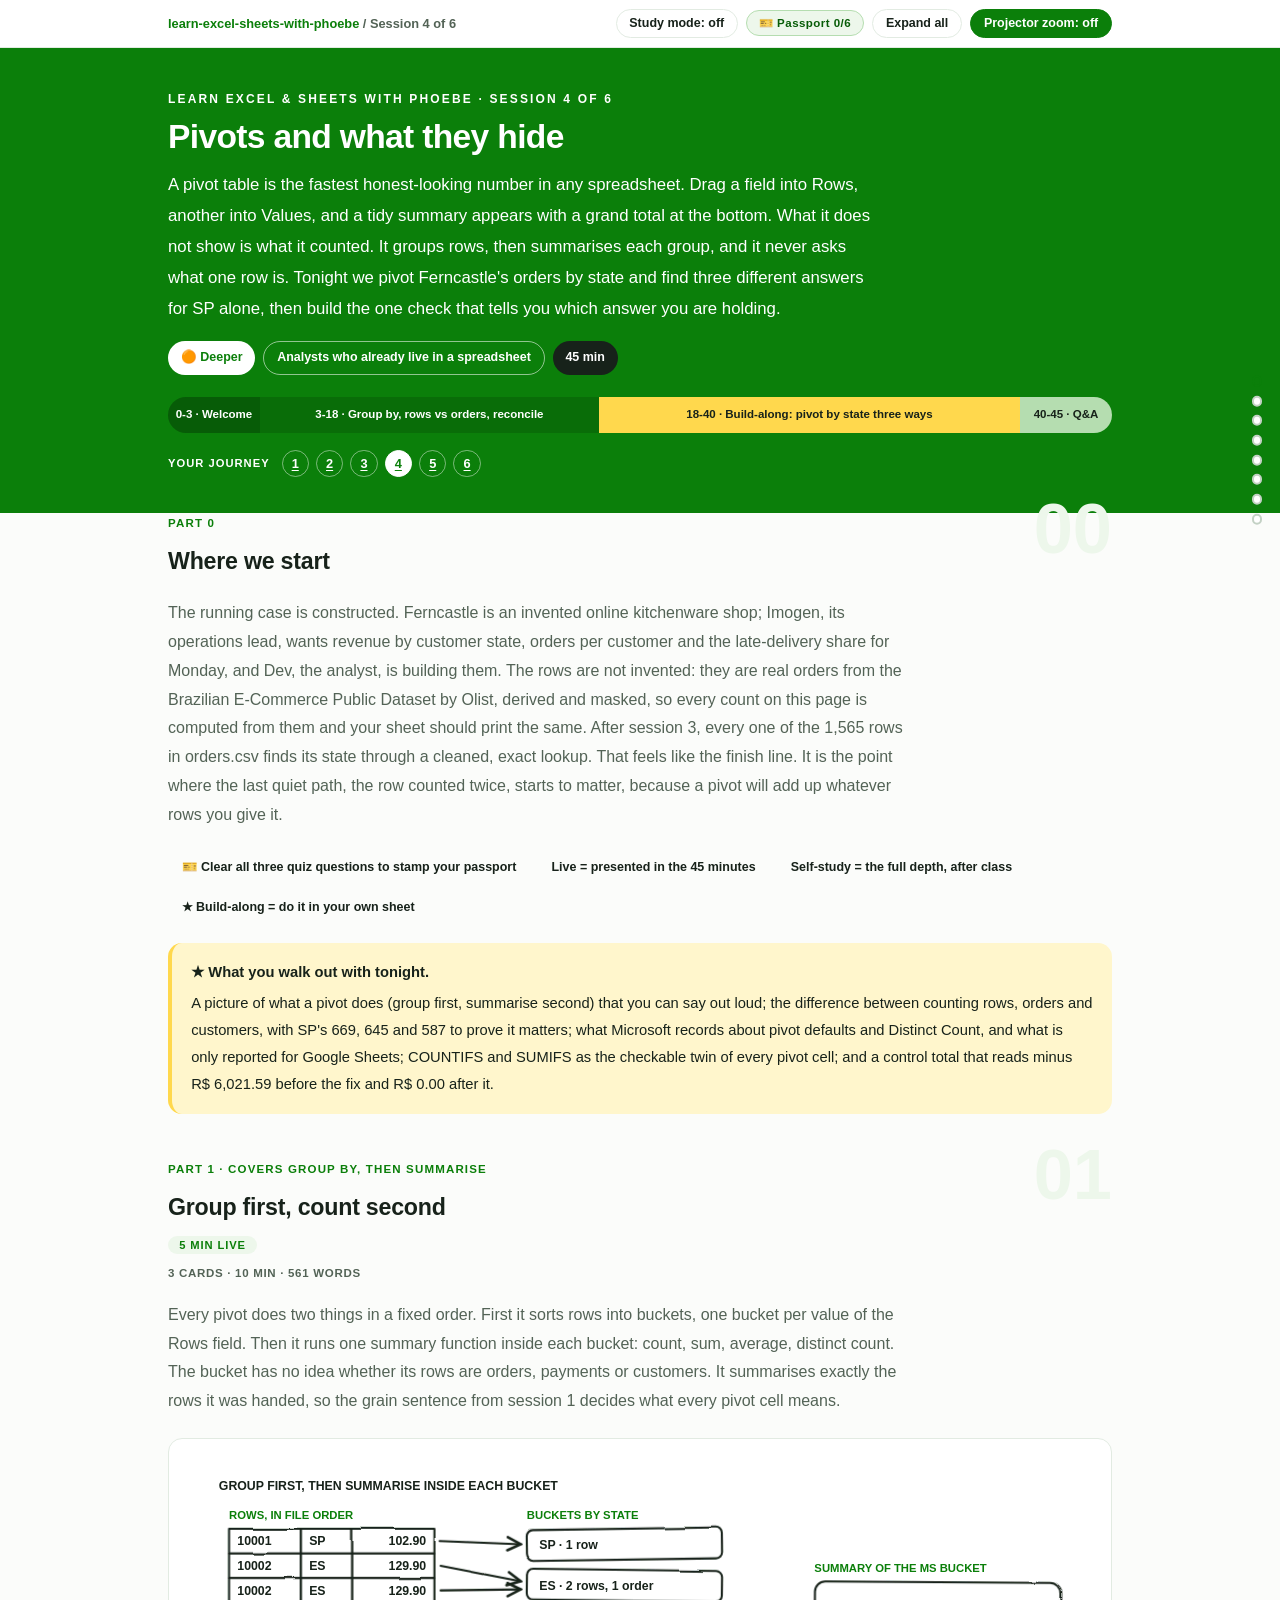
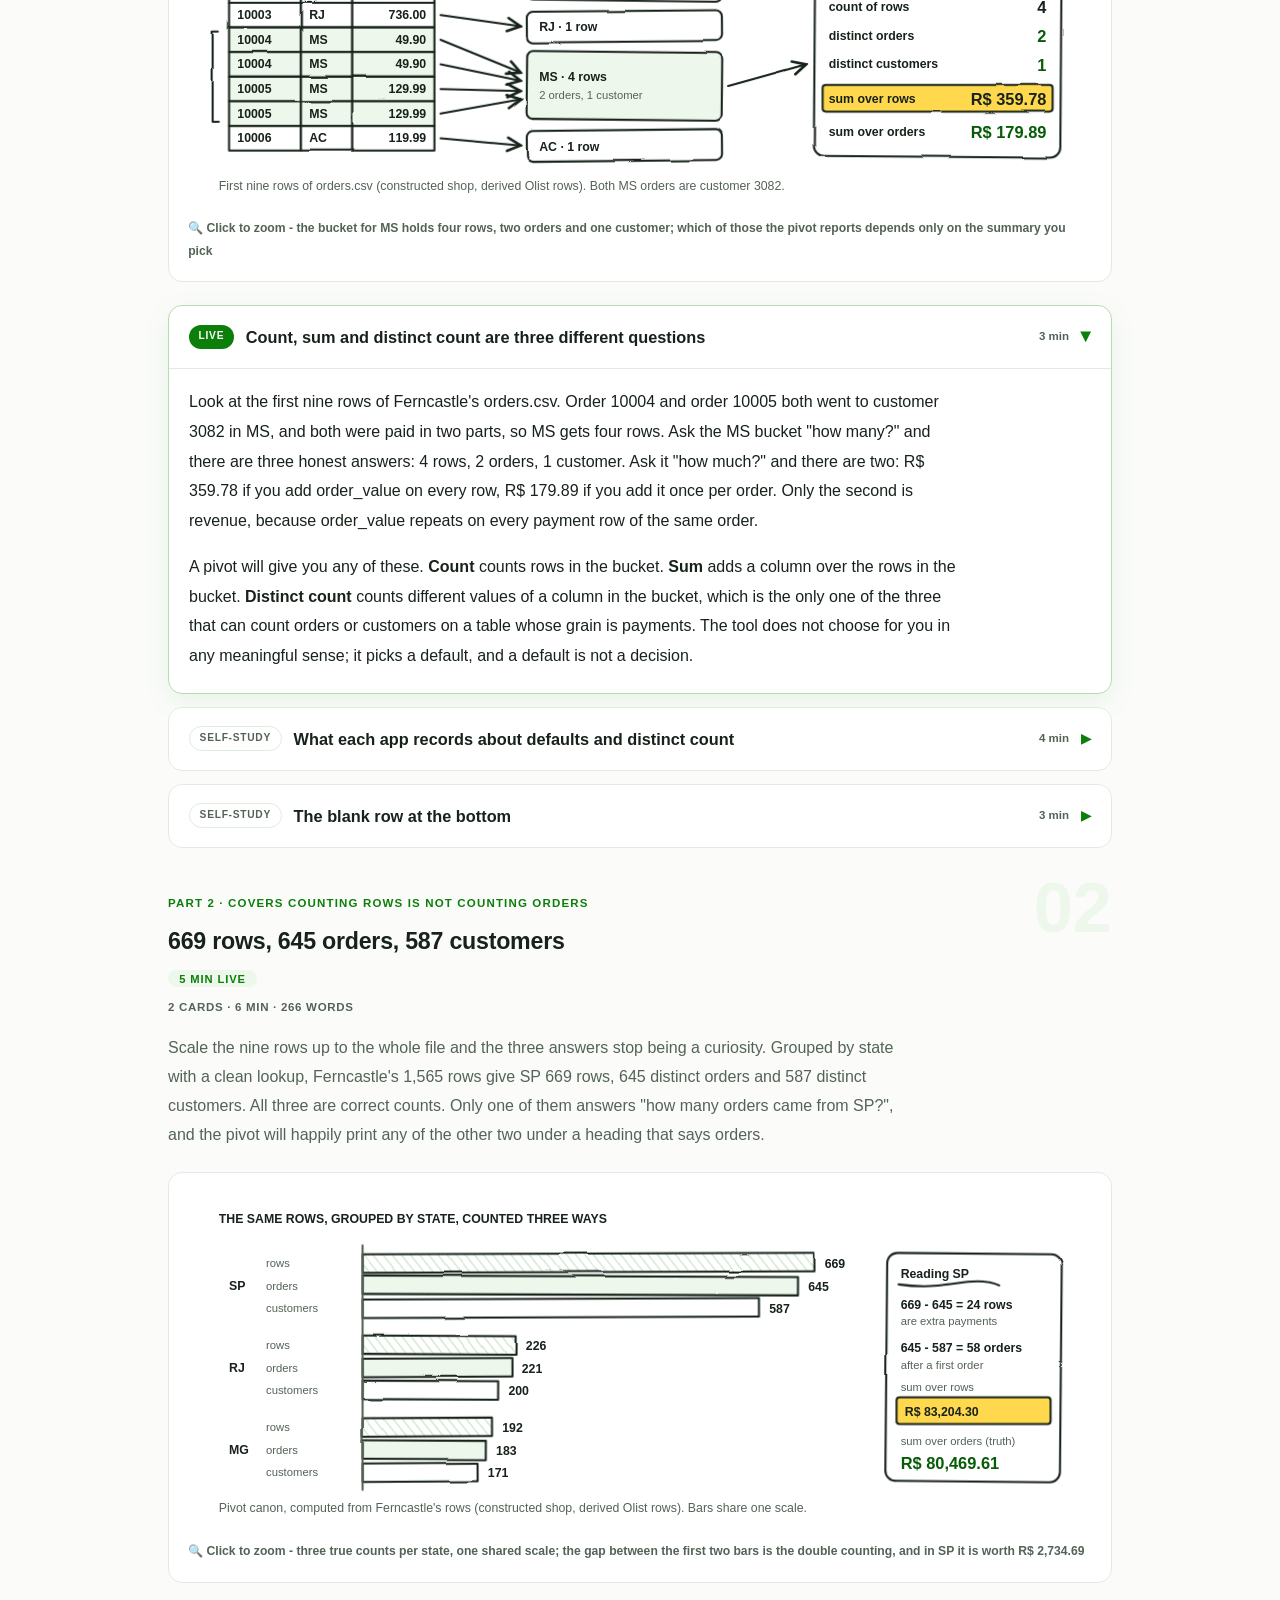
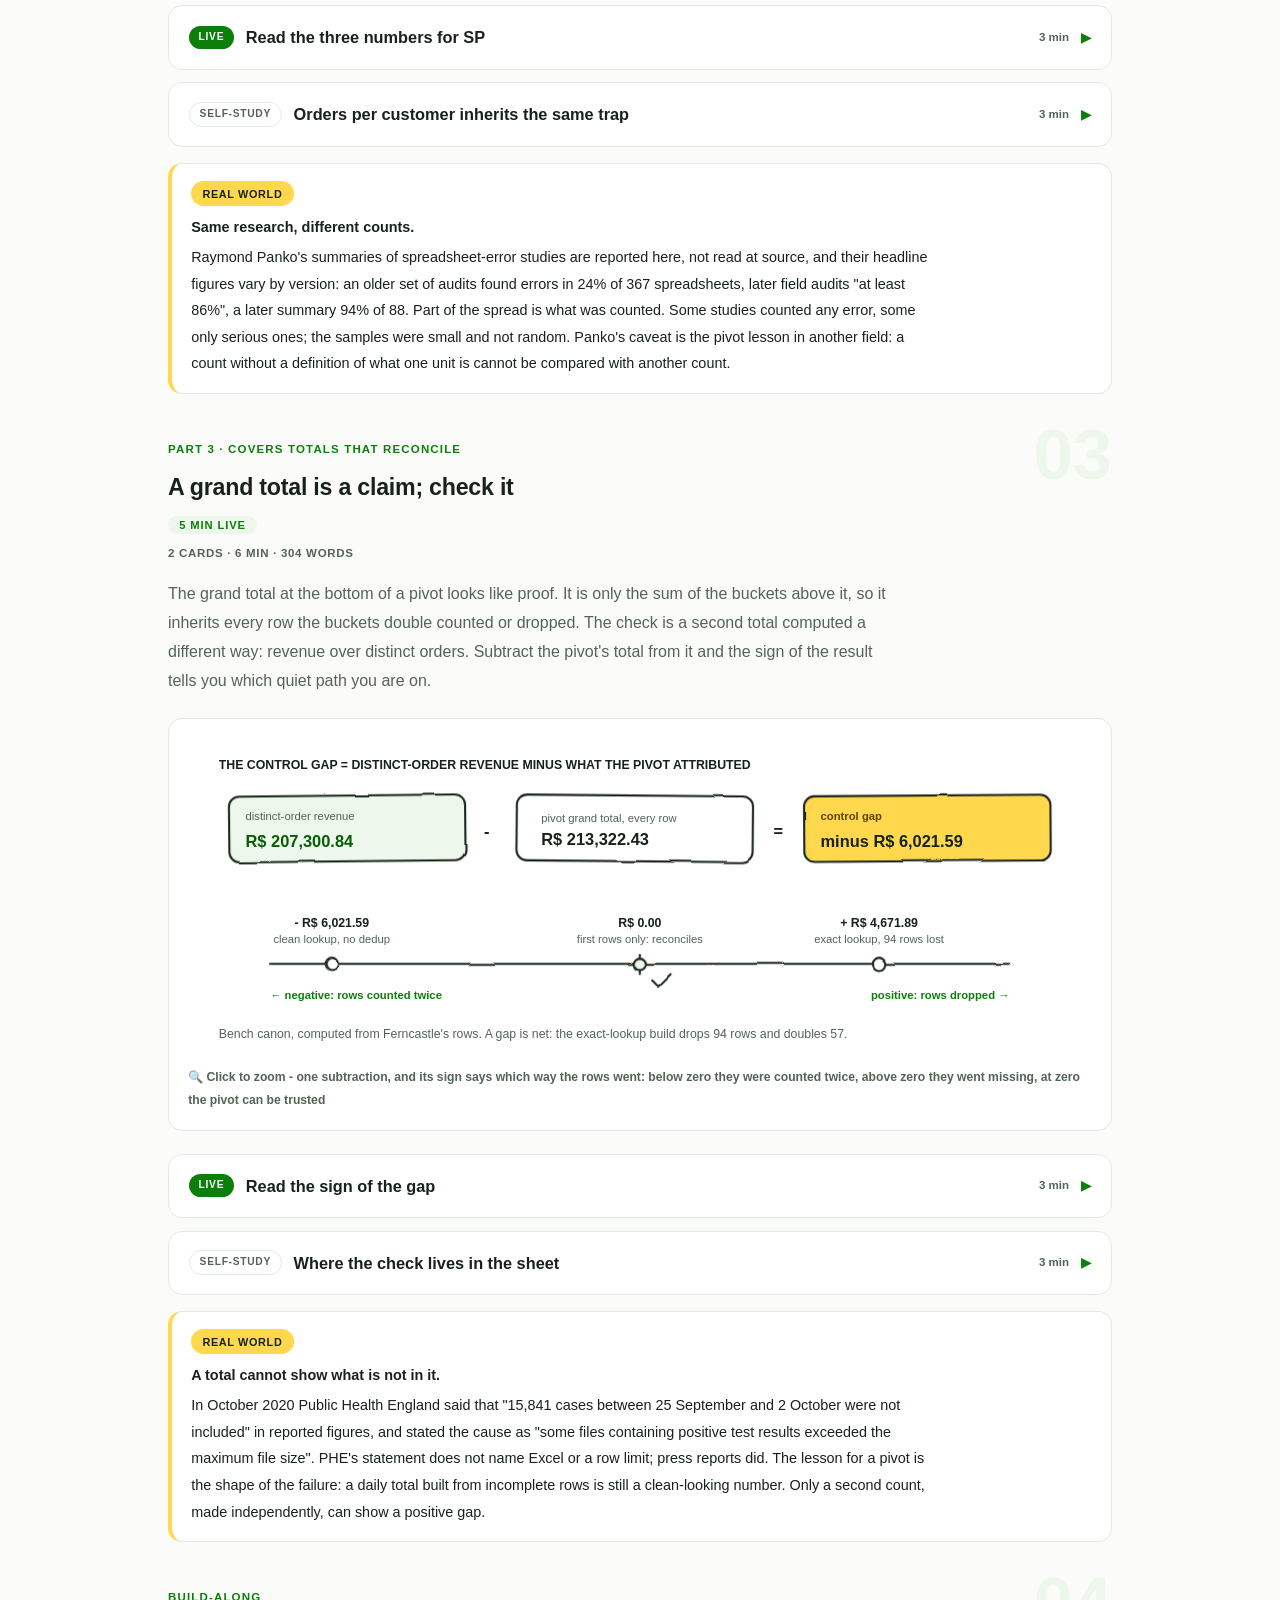
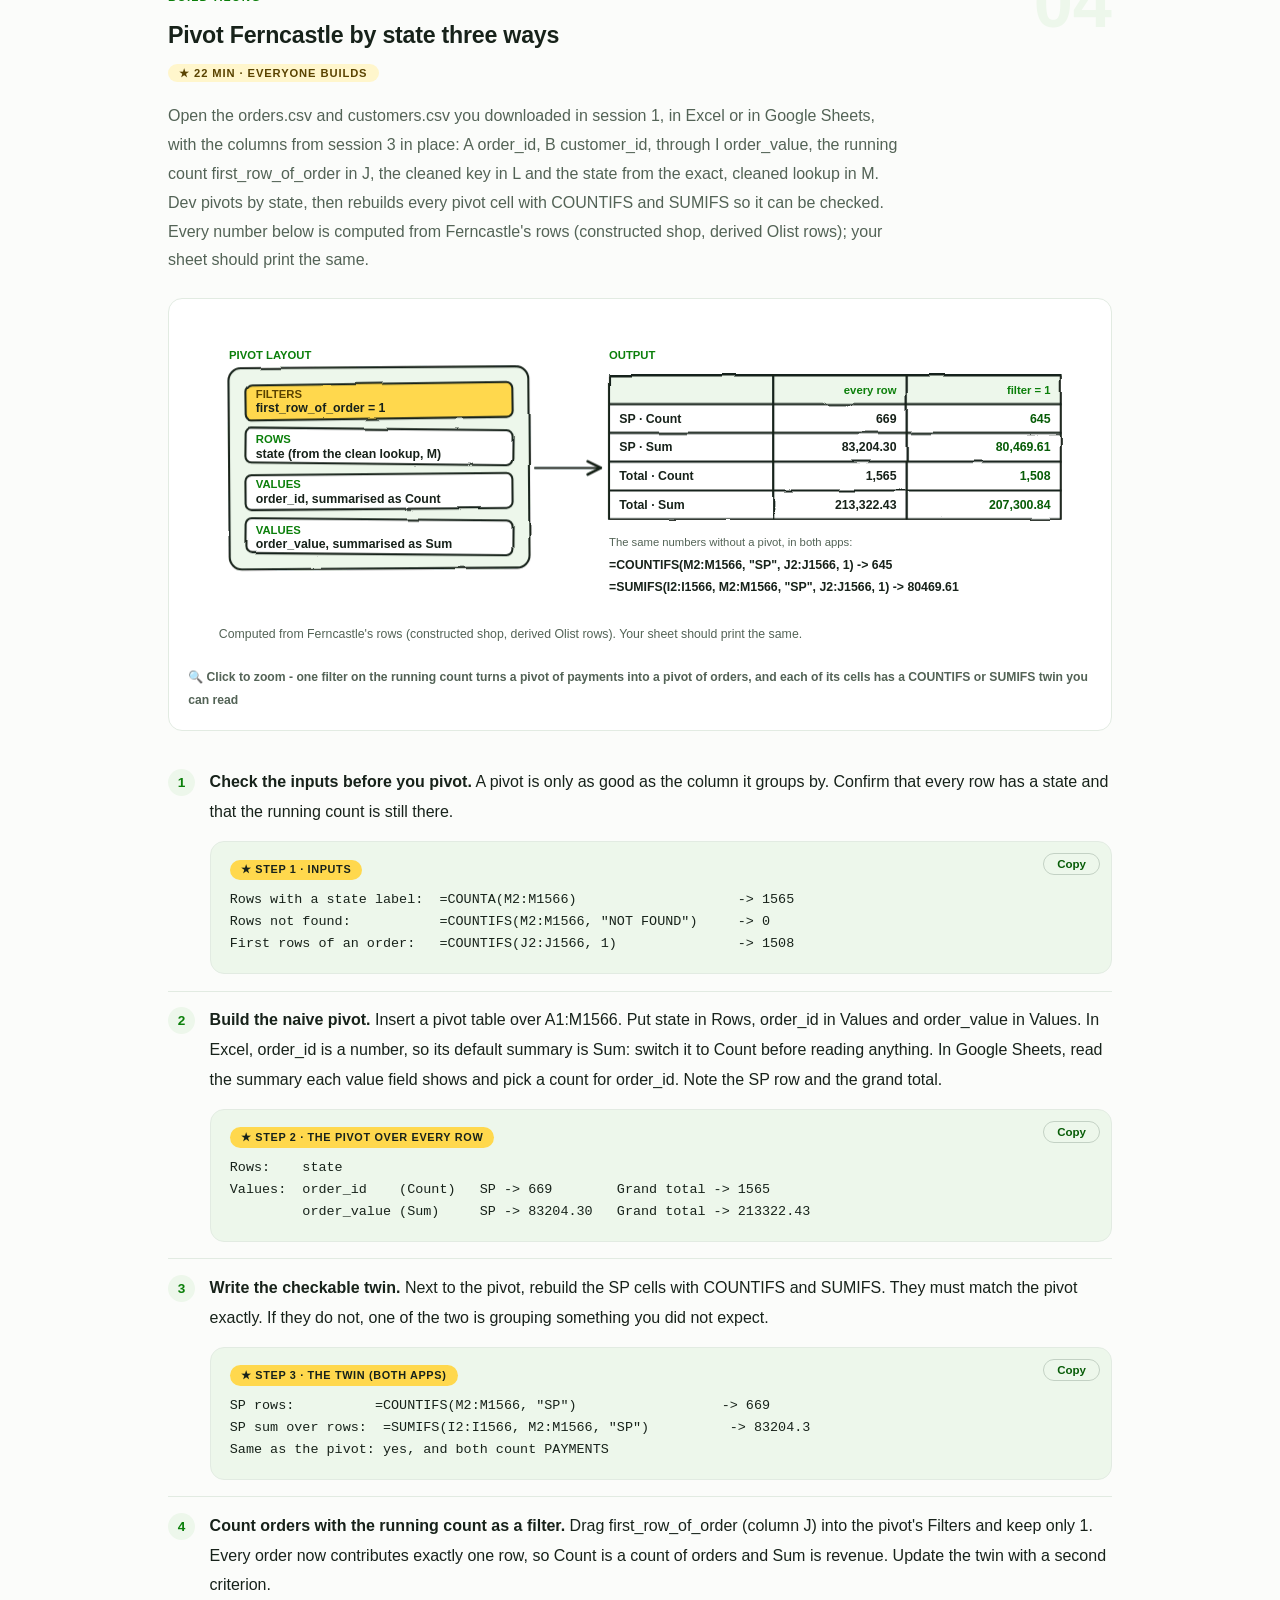
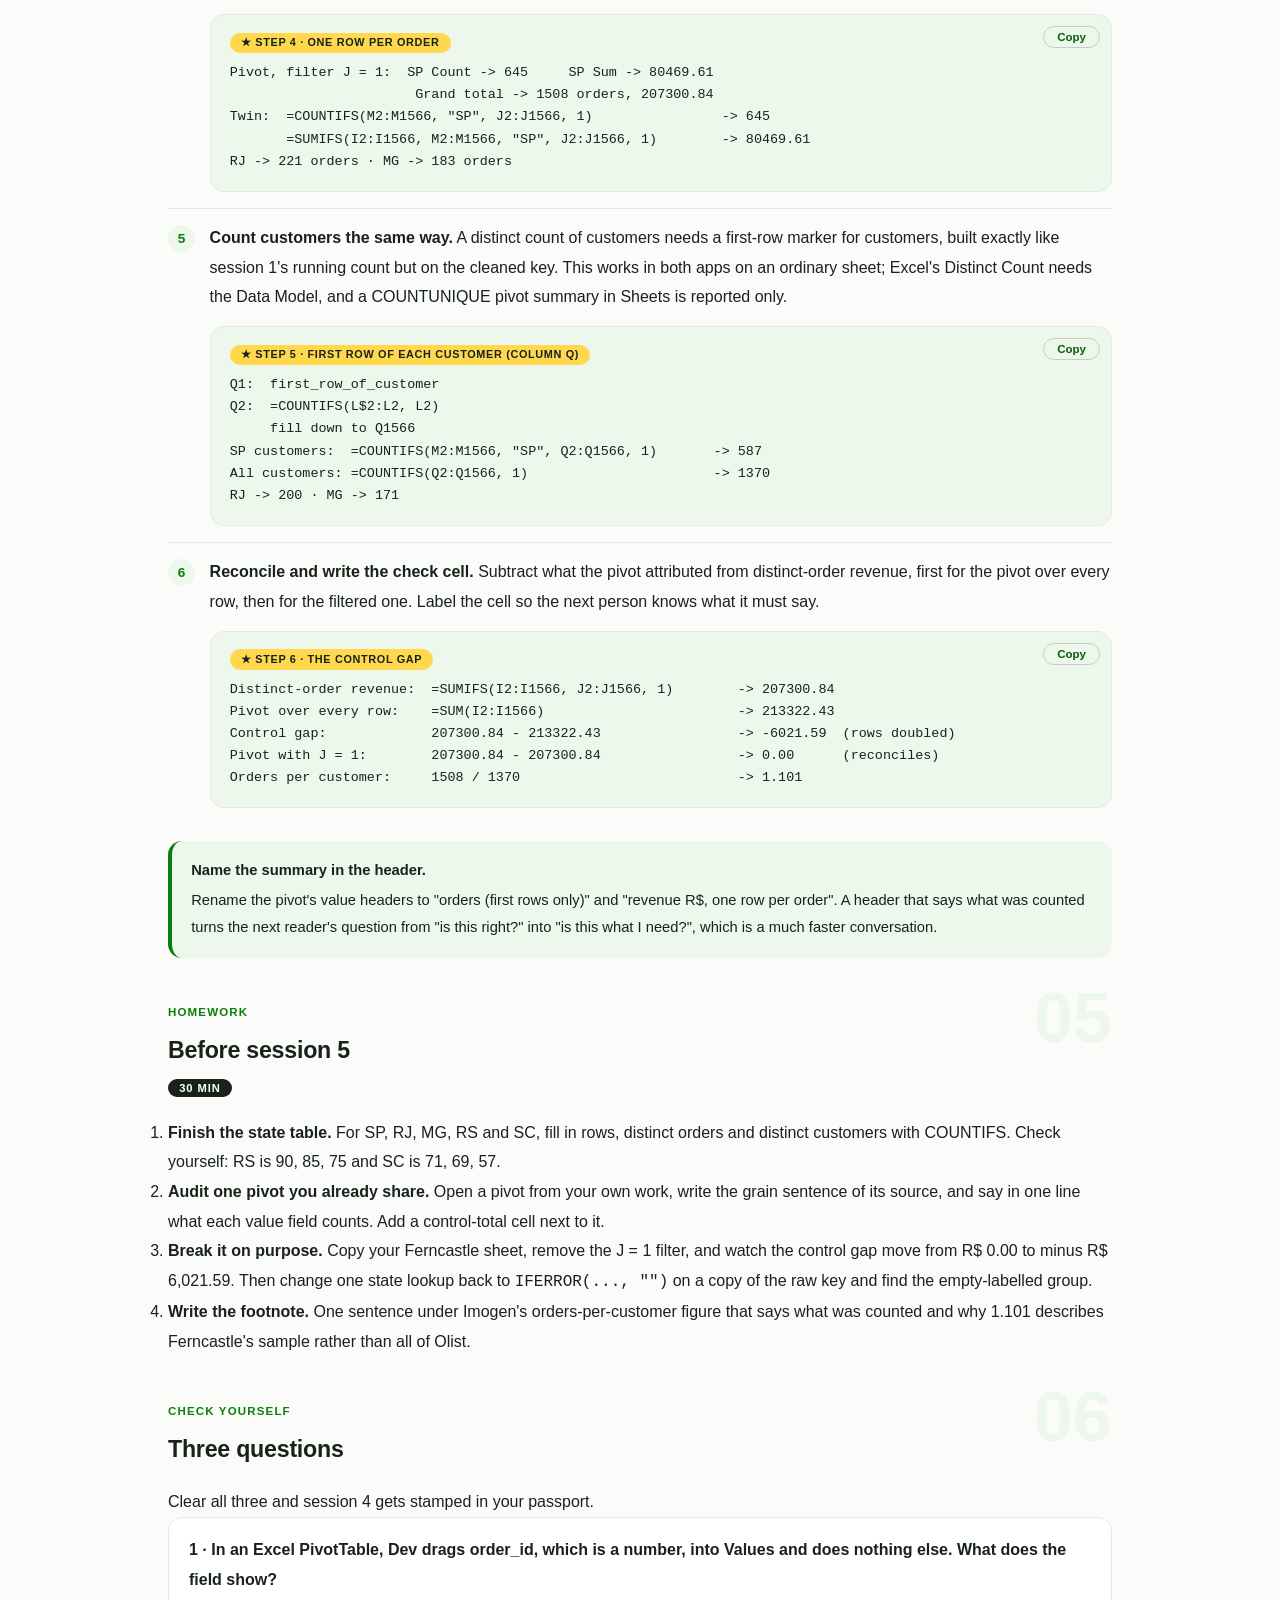
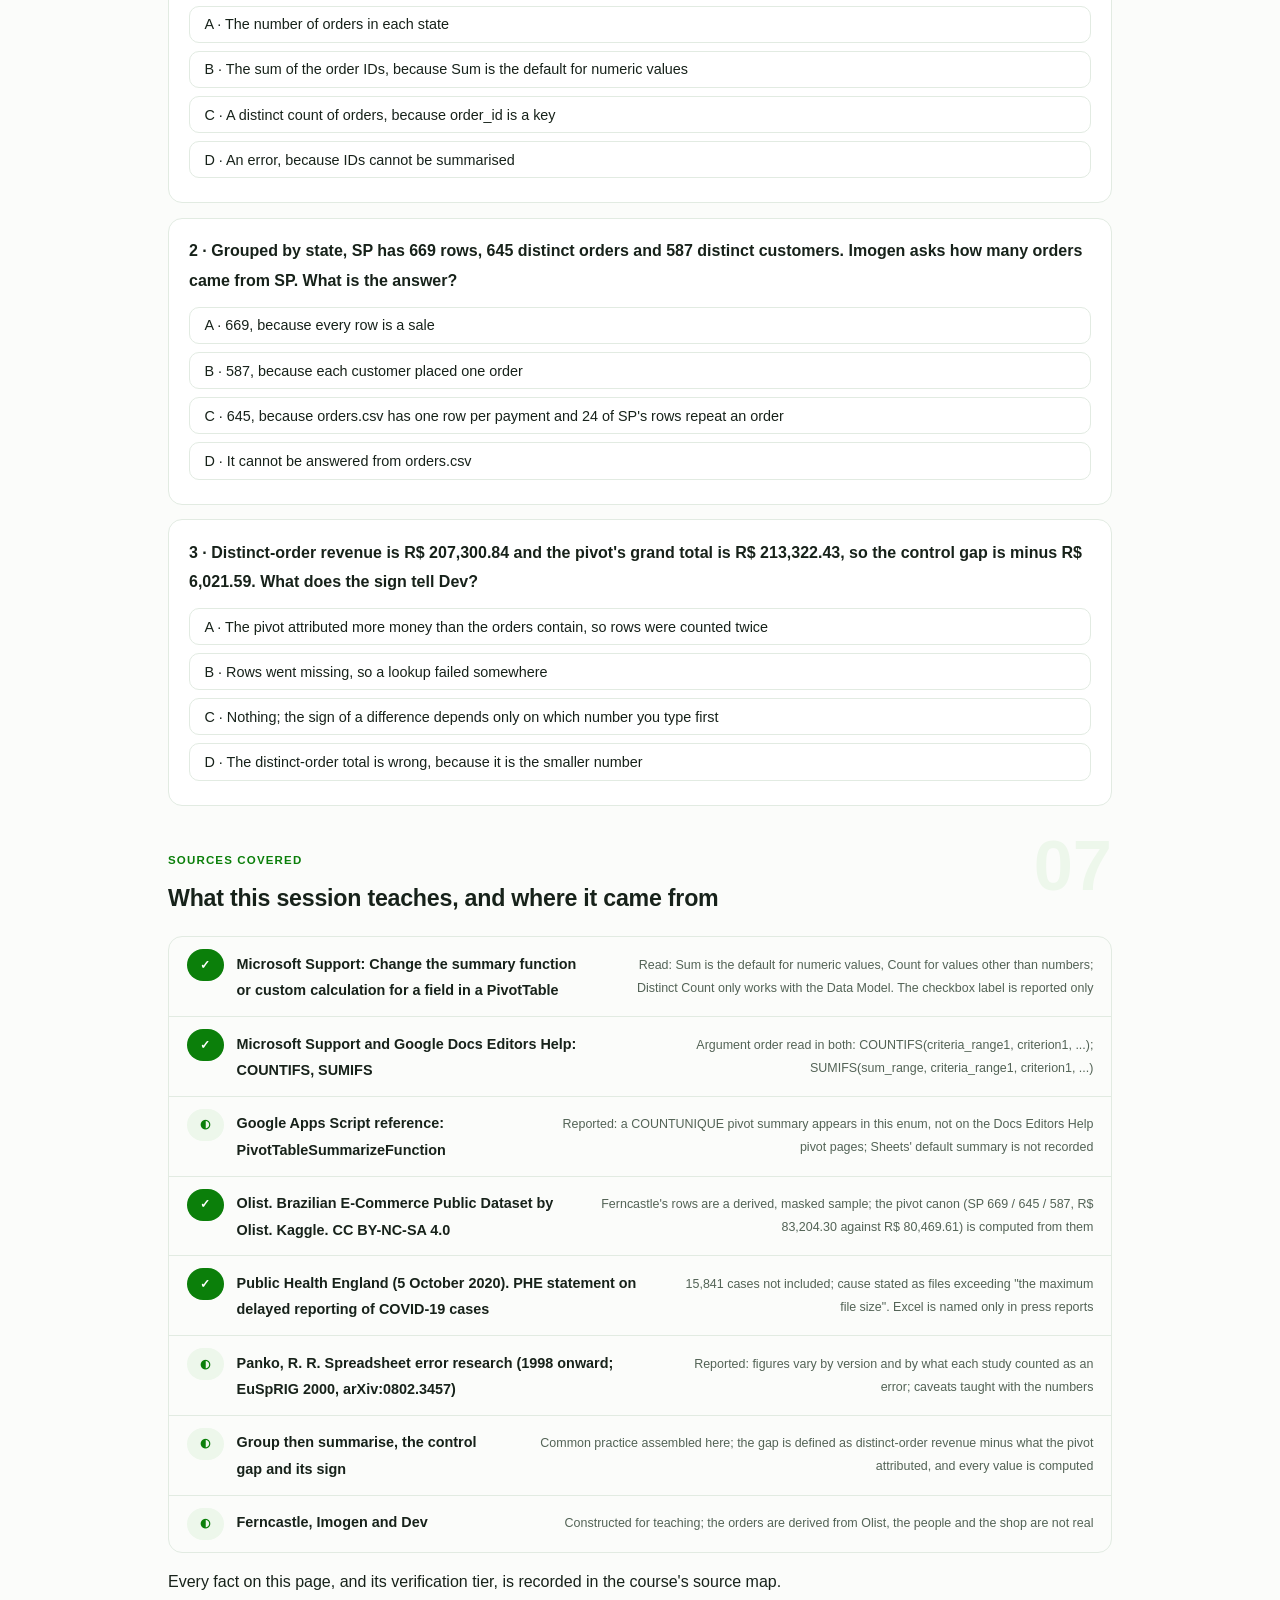
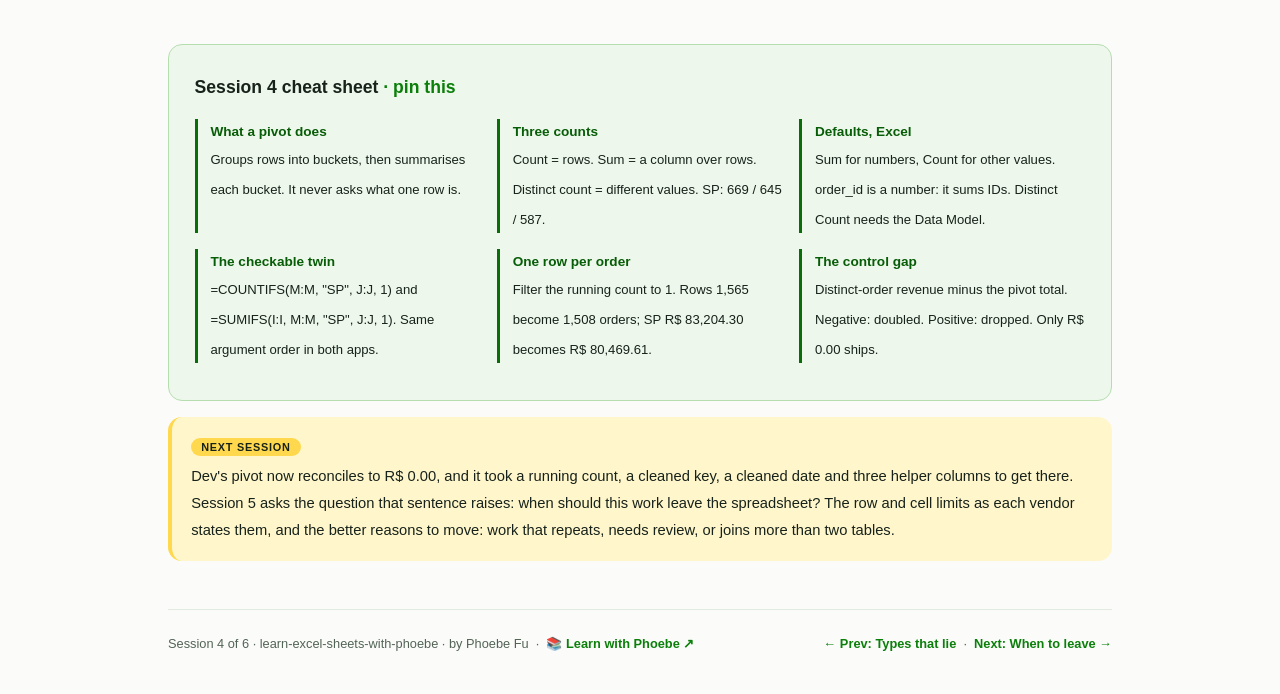
<file: courses/04-pivots-and-what-they-hide.html>
<!DOCTYPE html>
<html lang="en">
<head>
<meta charset="UTF-8">
<meta name="viewport" content="width=device-width, initial-scale=1.0">
<!-- social:start -->
<meta name="description" content="Session 4 of 6. A pivot groups rows, then summarises each group, and it never asks what a row is. Count, sum and distinct count on Ferncastle's rows: SP has 669 rows, 645 orders and 587 customers, and only one of those answers Imogen's question.">
<meta property="og:type" content="article">
<meta property="og:site_name" content="Learn with Phoebe">
<meta property="og:title" content="Pivots and what they hide - learn excel and sheets with phoebe">
<meta property="og:description" content="Session 4 of 6. Group by, then count what you mean: rows, orders or customers. 669, 645, 587, and a control total that tells you which one you counted.">
<meta property="og:url" content="https://phoebefu6.github.io/learn-excel-sheets-with-phoebe/courses/04-pivots-and-what-they-hide.html">
<meta property="og:image" content="https://phoebefu6.github.io/learn-excel-sheets-with-phoebe/assets/og-cover.png">
<meta property="og:image:width" content="1200">
<meta property="og:image:height" content="630">
<meta name="twitter:card" content="summary_large_image">
<meta name="twitter:title" content="Pivots and what they hide - learn excel and sheets with phoebe">
<meta name="twitter:description" content="Session 4 of 6. Count vs sum vs distinct count, and the totals that reconcile.">
<meta name="twitter:image" content="https://phoebefu6.github.io/learn-excel-sheets-with-phoebe/assets/og-cover.png">
<!-- social:end -->
<title>Session 4 · Pivots and what they hide - learn excel and sheets with phoebe</title>
<link rel="stylesheet" href="../assets/style.css?v=2">
</head>
<body>

<div class="toolbar">
  <div class="wrap">
    <span class="crumb"><a href="../index.html">learn-excel-sheets-with-phoebe</a> / Session 4 of 6</span>
    <button class="btn" id="toggle-all" type="button">Expand all</button>
    <button class="btn primary" id="zoom-toggle" type="button">Projector zoom: off</button>
  </div>
</div>

<header class="masthead">
  <div class="wrap">
    <div class="eyebrow">Learn Excel &amp; Sheets with Phoebe · Session 4 of 6</div>
    <h1>Pivots and what they <span class="accent">hide</span></h1>
    <p class="sub">A pivot table is the fastest honest-looking number in any spreadsheet. Drag a field into Rows, another into Values, and a tidy summary appears with a grand total at the bottom. What it does not show is what it counted. It groups rows, then summarises each group, and it never asks what one row is. Tonight we pivot Ferncastle's orders by state and find three different answers for SP alone, then build the one check that tells you which answer you are holding.</p>
    <div class="chip-row">
      <span class="chip level">🟠 Deeper</span>
      <span class="chip audience">Analysts who already live in a spreadsheet</span>
      <span class="chip time">45 min</span>
    </div>
    <div class="agenda">
      <span class="a1" style="flex:1">0-3 · Welcome</span>
      <span class="a2" style="flex:4">3-18 · Group by, rows vs orders, reconcile</span>
      <span class="a3" style="flex:5">18-40 · Build-along: pivot by state three ways</span>
      <span class="a4" style="flex:1">40-45 · Q&amp;A</span>
    </div>
  </div>
</header>

<main class="wrap">

  <section class="section" id="intro">
    <div class="section-kicker">
      <span class="klabel">Part 0</span>
      <h2>Where we start</h2>
    </div>
    <p class="lede">The running case is constructed. Ferncastle is an invented online kitchenware shop; Imogen, its operations lead, wants revenue by customer state, orders per customer and the late-delivery share for Monday, and Dev, the analyst, is building them. The rows are not invented: they are real orders from the Brazilian E-Commerce Public Dataset by Olist, derived and masked, so every count on this page is computed from them and your sheet should print the same. After session 3, every one of the 1,565 rows in orders.csv finds its state through a cleaned, exact lookup. That feels like the finish line. It is the point where the last quiet path, the row counted twice, starts to matter, because a pivot will add up whatever rows you give it.</p>

    <div class="legend">
      <span class="pill">🎫 Clear all three quiz questions to stamp your passport</span>
      <span class="pill">Live = presented in the 45 minutes</span>
      <span class="pill">Self-study = the full depth, after class</span>
      <span class="pill">★ Build-along = do it in your own sheet</span>
    </div>

    <div class="callout win">
      <p><strong>★ What you walk out with tonight.</strong> A picture of what a pivot does (group first, summarise second) that you can say out loud; the difference between counting rows, orders and customers, with SP's 669, 645 and 587 to prove it matters; what Microsoft records about pivot defaults and Distinct Count, and what is only reported for Google Sheets; COUNTIFS and SUMIFS as the checkable twin of every pivot cell; and a control total that reads minus R$ 6,021.59 before the fix and R$ 0.00 after it.</p>
    </div>
  </section>

  <section class="section" id="part-1">
    <div class="section-kicker">
      <span class="klabel">Part 1 · covers group by, then summarise</span>
      <h2>Group first, count second</h2>
      <span class="tag concept">5 min live</span>
    </div>
    <p class="lede">Every pivot does two things in a fixed order. First it sorts rows into buckets, one bucket per value of the Rows field. Then it runs one summary function inside each bucket: count, sum, average, distinct count. The bucket has no idea whether its rows are orders, payments or customers. It summarises exactly the rows it was handed, so the grain sentence from session 1 decides what every pivot cell means.</p>

    <figure class="zoomable">
      <svg viewBox="0 0 880 340" xmlns="http://www.w3.org/2000/svg" role="img" aria-label="On the left, the first nine rows of Ferncastle's orders.csv with order_id, state and order_value: 10001 SP 102.90, 10002 ES 129.90 twice, 10003 RJ 736.00, 10004 MS 49.90 twice, 10005 MS 129.99 twice, 10006 AC 119.99. Arrows sort each row into a state bucket: SP one row, ES two rows and one order, RJ one row, MS four rows, two orders and one customer, AC one row. On the right the MS bucket is summarised five ways: count of rows 4, distinct orders 2, distinct customers 1, sum over rows R$ 359.78 highlighted, sum over orders R$ 179.89.">
        <defs>
          <filter id="e4aSk" x="-3%" y="-3%" width="106%" height="106%"><feTurbulence type="fractalNoise" baseFrequency="0.02" numOctaves="2" seed="43" result="n"/><feDisplacementMap in="SourceGraphic" in2="n" scale="2.4" xChannelSelector="R" yChannelSelector="G"/></filter>
          <pattern id="e4aHc" patternUnits="userSpaceOnUse" width="7" height="7" patternTransform="rotate(-38)"><line x1="0" y1="0" x2="0" y2="7" stroke="#0B7F0A" stroke-width="1" opacity=".5"/></pattern>
          <marker id="e4aAr" viewBox="0 0 10 10" refX="9" refY="5" markerWidth="8" markerHeight="8" orient="auto"><path d="M1 1 L9 5 L1 9" fill="none" stroke="#17221A" stroke-width="1.6" stroke-linecap="round"/></marker>
        </defs>
        <style>
          .e4aH { font: 800 12px Inter, sans-serif; fill: #17221A; }
          .e4aL { font: 600 12px Inter, sans-serif; fill: #17221A; }
          .e4aS { font: 400 11px Inter, sans-serif; fill: #536356; }
          .e4aB { font: 800 11px Inter, sans-serif; fill: #5A4300; }
          .e4aV { font: 800 16px Inter, sans-serif; fill: #075C07; }
          .e4aK { font: 800 16px Inter, sans-serif; fill: #17221A; }
          .e4aA { font: 700 11px Inter, sans-serif; fill: #0B7F0A; }
          .e4aN { font: 400 12px Inter, sans-serif; fill: #536356; }
        </style>

        <g filter="url(#e4aSk)" fill="none" stroke="#17221A" stroke-width="2" stroke-linecap="round" stroke-linejoin="round">
          <rect x="40" y="68" width="70" height="24" fill="#FFFFFF"/><rect x="110" y="68" width="50" height="24" fill="#FFFFFF"/><rect x="160" y="68" width="80" height="24" fill="#FFFFFF"/>
          <rect x="40" y="92" width="70" height="24" fill="#FFFFFF"/><rect x="110" y="92" width="50" height="24" fill="#FFFFFF"/><rect x="160" y="92" width="80" height="24" fill="#FFFFFF"/>
          <rect x="40" y="116" width="70" height="24" fill="#FFFFFF"/><rect x="110" y="116" width="50" height="24" fill="#FFFFFF"/><rect x="160" y="116" width="80" height="24" fill="#FFFFFF"/>
          <rect x="40" y="140" width="70" height="24" fill="#FFFFFF"/><rect x="110" y="140" width="50" height="24" fill="#FFFFFF"/><rect x="160" y="140" width="80" height="24" fill="#FFFFFF"/>
          <rect x="40" y="164" width="70" height="24" fill="#EDF7EB"/><rect x="110" y="164" width="50" height="24" fill="#EDF7EB"/><rect x="160" y="164" width="80" height="24" fill="#EDF7EB"/>
          <rect x="40" y="188" width="70" height="24" fill="#EDF7EB"/><rect x="110" y="188" width="50" height="24" fill="#EDF7EB"/><rect x="160" y="188" width="80" height="24" fill="#EDF7EB"/>
          <rect x="40" y="212" width="70" height="24" fill="#EDF7EB"/><rect x="110" y="212" width="50" height="24" fill="#EDF7EB"/><rect x="160" y="212" width="80" height="24" fill="#EDF7EB"/>
          <rect x="40" y="236" width="70" height="24" fill="#EDF7EB"/><rect x="110" y="236" width="50" height="24" fill="#EDF7EB"/><rect x="160" y="236" width="80" height="24" fill="#EDF7EB"/>
          <rect x="40" y="260" width="70" height="24" fill="#FFFFFF"/><rect x="110" y="260" width="50" height="24" fill="#FFFFFF"/><rect x="160" y="260" width="80" height="24" fill="#FFFFFF"/>
          <path d="M30 168 L24 168 L24 256 L30 256"/>

          <path d="M246 80 L324 83" marker-end="url(#e4aAr)"/>
          <path d="M246 104 L324 119" marker-end="url(#e4aAr)"/>
          <path d="M246 128 L324 127" marker-end="url(#e4aAr)"/>
          <path d="M246 152 L324 163" marker-end="url(#e4aAr)"/>
          <path d="M246 176 L324 208" marker-end="url(#e4aAr)"/>
          <path d="M246 200 L324 216" marker-end="url(#e4aAr)"/>
          <path d="M246 224 L324 226" marker-end="url(#e4aAr)"/>
          <path d="M246 248 L324 234" marker-end="url(#e4aAr)"/>
          <path d="M246 272 L324 279" marker-end="url(#e4aAr)"/>

          <rect x="330" y="68" width="190" height="30" rx="6" transform="rotate(-0.8 425 83)" fill="#FFFFFF"/>
          <rect x="330" y="108" width="190" height="30" rx="6" transform="rotate(0.7 425 123)" fill="#FFFFFF"/>
          <rect x="330" y="148" width="190" height="30" rx="6" transform="rotate(-0.5 425 163)" fill="#FFFFFF"/>
          <rect x="330" y="188" width="190" height="66" rx="6" transform="rotate(0.6 425 221)" fill="#EDF7EB"/>
          <rect x="330" y="264" width="190" height="30" rx="6" transform="rotate(-0.6 425 279)" fill="#FFFFFF"/>

          <path d="M526 221 L602 200" marker-end="url(#e4aAr)"/>
          <rect x="610" y="120" width="240" height="170" rx="10" transform="rotate(0.4 730 205)" fill="#FFFFFF"/>
          <rect x="618" y="220" width="224" height="26" rx="3" fill="#FFD84D"/>
        </g>

        <text class="e4aH" x="30" y="30">GROUP FIRST, THEN SUMMARISE INSIDE EACH BUCKET</text>
        <text class="e4aA" x="40" y="58">ROWS, IN FILE ORDER</text>
        <text class="e4aA" x="330" y="58">BUCKETS BY STATE</text>
        <text class="e4aA" x="610" y="110">SUMMARY OF THE MS BUCKET</text>

        <text class="e4aL" x="48" y="84">10001</text><text class="e4aL" x="118" y="84">SP</text><text class="e4aL" x="232" y="84" text-anchor="end">102.90</text>
        <text class="e4aL" x="48" y="108">10002</text><text class="e4aL" x="118" y="108">ES</text><text class="e4aL" x="232" y="108" text-anchor="end">129.90</text>
        <text class="e4aL" x="48" y="132">10002</text><text class="e4aL" x="118" y="132">ES</text><text class="e4aL" x="232" y="132" text-anchor="end">129.90</text>
        <text class="e4aL" x="48" y="156">10003</text><text class="e4aL" x="118" y="156">RJ</text><text class="e4aL" x="232" y="156" text-anchor="end">736.00</text>
        <text class="e4aL" x="48" y="180">10004</text><text class="e4aL" x="118" y="180">MS</text><text class="e4aL" x="232" y="180" text-anchor="end">49.90</text>
        <text class="e4aL" x="48" y="204">10004</text><text class="e4aL" x="118" y="204">MS</text><text class="e4aL" x="232" y="204" text-anchor="end">49.90</text>
        <text class="e4aL" x="48" y="228">10005</text><text class="e4aL" x="118" y="228">MS</text><text class="e4aL" x="232" y="228" text-anchor="end">129.99</text>
        <text class="e4aL" x="48" y="252">10005</text><text class="e4aL" x="118" y="252">MS</text><text class="e4aL" x="232" y="252" text-anchor="end">129.99</text>
        <text class="e4aL" x="48" y="276">10006</text><text class="e4aL" x="118" y="276">AC</text><text class="e4aL" x="232" y="276" text-anchor="end">119.99</text>

        <text class="e4aL" x="342" y="88">SP · 1 row</text>
        <text class="e4aL" x="342" y="128">ES · 2 rows, 1 order</text>
        <text class="e4aL" x="342" y="168">RJ · 1 row</text>
        <text class="e4aL" x="342" y="216">MS · 4 rows</text>
        <text class="e4aS" x="342" y="234">2 orders, 1 customer</text>
        <text class="e4aL" x="342" y="284">AC · 1 row</text>

        <text class="e4aL" x="624" y="148">count of rows</text><text class="e4aK" x="836" y="150" text-anchor="end">4</text>
        <text class="e4aL" x="624" y="176">distinct orders</text><text class="e4aV" x="836" y="178" text-anchor="end">2</text>
        <text class="e4aL" x="624" y="204">distinct customers</text><text class="e4aV" x="836" y="206" text-anchor="end">1</text>
        <text class="e4aL" x="624" y="238">sum over rows</text><text class="e4aK" x="836" y="240" text-anchor="end">R$ 359.78</text>
        <text class="e4aL" x="624" y="270">sum over orders</text><text class="e4aV" x="836" y="272" text-anchor="end">R$ 179.89</text>

        <text class="e4aN" x="30" y="322">First nine rows of orders.csv (constructed shop, derived Olist rows). Both MS orders are customer 3082.</text>
      </svg>
      <figcaption>🔍 Click to zoom - the bucket for MS holds four rows, two orders and one customer; which of those the pivot reports depends only on the summary you pick</figcaption>
    </figure>

    <details class="card" open>
      <summary><span class="mode live">Live</span>Count, sum and distinct count are three different questions<span class="mini">3 min</span><span class="caret">▶</span></summary>
      <div class="body">
        <p>Look at the first nine rows of Ferncastle's orders.csv. Order 10004 and order 10005 both went to customer 3082 in MS, and both were paid in two parts, so MS gets four rows. Ask the MS bucket "how many?" and there are three honest answers: 4 rows, 2 orders, 1 customer. Ask it "how much?" and there are two: R$ 359.78 if you add order_value on every row, R$ 179.89 if you add it once per order. Only the second is revenue, because order_value repeats on every payment row of the same order.</p>
        <p>A pivot will give you any of these. <strong>Count</strong> counts rows in the bucket. <strong>Sum</strong> adds a column over the rows in the bucket. <strong>Distinct count</strong> counts different values of a column in the bucket, which is the only one of the three that can count orders or customers on a table whose grain is payments. The tool does not choose for you in any meaningful sense; it picks a default, and a default is not a decision.</p>
      </div>
    </details>

    <details class="card">
      <summary><span class="mode self">Self-study</span>What each app records about defaults and distinct count<span class="mini">4 min</span><span class="caret">▶</span></summary>
      <div class="body">
        <p><strong>Excel.</strong> Microsoft's page on changing a PivotTable's summary function says Sum is "the default function for numeric values" and Count is "the default function for values other than numbers". Follow that through on Ferncastle: order_id is a number, so dragging it into Values gives you the <em>sum of the order IDs</em>, a large, confident and meaningless figure. The same page says Distinct Count "only works when you use the Data Model in Excel", so on an ordinary PivotTable built straight from the sheet it is not on the list. The exact wording of the option you tick to add the data to the Data Model is reported by secondary sources, not read here, so check the dialog in front of you rather than trusting a remembered label.</p>
        <p><strong>Google Sheets.</strong> A COUNTUNIQUE summary for pivot values is reported only: it appears in Google's Apps Script reference for pivot summary functions, not on the Docs Editors Help pivot pages read for these sessions. Sheets' default summary for a new value field is not recorded here either. The working rule in both apps is the same: read the summary label on every value field before you read its numbers, and never assume a distinct count exists until you have seen it work on rows you can count by hand.</p>
      </div>
    </details>

    <details class="card">
      <summary><span class="mode self">Self-study</span>The blank row at the bottom<span class="mini">3 min</span><span class="caret">▶</span></summary>
      <div class="body">
        <p>A pivot groups by whatever is in the Rows field, including nothing. If the lookup that adds state was wrapped in <code>IFERROR(..., "")</code>, every row that found no customer has an empty state, and the pivot puts all of them in one group with an empty label. On Dev's session 2 build, before the keys were cleaned, that group held 94 rows. It sits at the bottom of a list of 26 states, it looks like housekeeping, and a single filter click hides it for good. The label each app prints for that group is not recorded here; what matters is that it is a bucket of real orders with no state.</p>
        <p>The professional habit is to make the bucket impossible to miss. Use a visible label such as "NOT FOUND" instead of a blank, as session 2 did, so the group has a name you can count with <code>COUNTIFS</code>. Then the pivot's job is to show a number for it, and yours is to make that number 0 before anyone sees the table.</p>
      </div>
    </details>
  </section>

  <section class="section" id="part-2">
    <div class="section-kicker">
      <span class="klabel">Part 2 · covers counting rows is not counting orders</span>
      <h2>669 rows, 645 orders, 587 customers</h2>
      <span class="tag concept">5 min live</span>
    </div>
    <p class="lede">Scale the nine rows up to the whole file and the three answers stop being a curiosity. Grouped by state with a clean lookup, Ferncastle's 1,565 rows give SP 669 rows, 645 distinct orders and 587 distinct customers. All three are correct counts. Only one of them answers "how many orders came from SP?", and the pivot will happily print any of the other two under a heading that says orders.</p>

    <figure class="zoomable">
      <svg viewBox="0 0 880 330" xmlns="http://www.w3.org/2000/svg" role="img" aria-label="Horizontal bars on one shared scale for three states, three bars each. SP: 669 rows, 645 distinct orders, 587 distinct customers. RJ: 226 rows, 221 orders, 200 customers. MG: 192 rows, 183 orders, 171 customers. A side panel reads SP: 669 minus 645 is 24 extra payment rows; 645 minus 587 is 58 orders after a customer's first; sum of order_value over rows R$ 83,204.30, highlighted, against R$ 80,469.61 over orders.">
        <defs>
          <filter id="e4bSk" x="-3%" y="-3%" width="106%" height="106%"><feTurbulence type="fractalNoise" baseFrequency="0.02" numOctaves="2" seed="47" result="n"/><feDisplacementMap in="SourceGraphic" in2="n" scale="2.4" xChannelSelector="R" yChannelSelector="G"/></filter>
          <pattern id="e4bHc" patternUnits="userSpaceOnUse" width="7" height="7" patternTransform="rotate(-38)"><line x1="0" y1="0" x2="0" y2="7" stroke="#0B7F0A" stroke-width="1" opacity=".5"/></pattern>
          <marker id="e4bAr" viewBox="0 0 10 10" refX="9" refY="5" markerWidth="8" markerHeight="8" orient="auto"><path d="M1 1 L9 5 L1 9" fill="none" stroke="#17221A" stroke-width="1.6" stroke-linecap="round"/></marker>
        </defs>
        <style>
          .e4bH { font: 800 12px Inter, sans-serif; fill: #17221A; }
          .e4bL { font: 600 12px Inter, sans-serif; fill: #17221A; }
          .e4bS { font: 400 11px Inter, sans-serif; fill: #536356; }
          .e4bV { font: 800 16px Inter, sans-serif; fill: #075C07; }
          .e4bN { font: 400 12px Inter, sans-serif; fill: #536356; }
        </style>

        <g filter="url(#e4bSk)" fill="none" stroke="#17221A" stroke-width="2" stroke-linecap="round" stroke-linejoin="round">
          <rect x="170" y="60" width="440" height="18" transform="rotate(-0.2 390 69)" fill="url(#e4bHc)"/>
          <rect x="170" y="82" width="424" height="18" transform="rotate(0.2 382 91)" fill="#EDF7EB"/>
          <rect x="170" y="104" width="386" height="18" transform="rotate(-0.2 363 113)" fill="#FFFFFF"/>
          <rect x="170" y="140" width="149" height="18" transform="rotate(0.3 244 149)" fill="url(#e4bHc)"/>
          <rect x="170" y="162" width="145" height="18" transform="rotate(-0.3 242 171)" fill="#EDF7EB"/>
          <rect x="170" y="184" width="132" height="18" transform="rotate(0.3 236 193)" fill="#FFFFFF"/>
          <rect x="170" y="220" width="126" height="18" transform="rotate(-0.3 233 229)" fill="url(#e4bHc)"/>
          <rect x="170" y="242" width="120" height="18" transform="rotate(0.3 230 251)" fill="#EDF7EB"/>
          <rect x="170" y="264" width="112" height="18" transform="rotate(-0.3 226 273)" fill="#FFFFFF"/>
          <path d="M170 52 L170 290" stroke="#536356"/>
          <rect x="680" y="60" width="170" height="222" rx="10" transform="rotate(0.5 765 171)" fill="#FFFFFF"/>
          <path d="M692 90 Q720 94 748 89 T790 91"/>
          <rect x="690" y="200" width="150" height="26" rx="3" fill="#FFD84D"/>
        </g>

        <text class="e4bH" x="30" y="30">THE SAME ROWS, GROUPED BY STATE, COUNTED THREE WAYS</text>
        <text class="e4bH" x="40" y="95">SP</text>
        <text class="e4bH" x="40" y="175">RJ</text>
        <text class="e4bH" x="40" y="255">MG</text>
        <text class="e4bS" x="76" y="73">rows</text>
        <text class="e4bS" x="76" y="95">orders</text>
        <text class="e4bS" x="76" y="117">customers</text>
        <text class="e4bS" x="76" y="153">rows</text>
        <text class="e4bS" x="76" y="175">orders</text>
        <text class="e4bS" x="76" y="197">customers</text>
        <text class="e4bS" x="76" y="233">rows</text>
        <text class="e4bS" x="76" y="255">orders</text>
        <text class="e4bS" x="76" y="277">customers</text>
        <text class="e4bL" x="620" y="74">669</text>
        <text class="e4bL" x="604" y="96">645</text>
        <text class="e4bL" x="566" y="118">587</text>
        <text class="e4bL" x="329" y="154">226</text>
        <text class="e4bL" x="325" y="176">221</text>
        <text class="e4bL" x="312" y="198">200</text>
        <text class="e4bL" x="306" y="234">192</text>
        <text class="e4bL" x="300" y="256">183</text>
        <text class="e4bL" x="292" y="278">171</text>

        <text class="e4bH" x="694" y="84">Reading SP</text>
        <text class="e4bL" x="694" y="114">669 - 645 = 24 rows</text>
        <text class="e4bS" x="694" y="130">are extra payments</text>
        <text class="e4bL" x="694" y="156">645 - 587 = 58 orders</text>
        <text class="e4bS" x="694" y="172">after a first order</text>
        <text class="e4bS" x="694" y="194">sum over rows</text>
        <text class="e4bL" x="698" y="218">R$ 83,204.30</text>
        <text class="e4bS" x="694" y="246">sum over orders (truth)</text>
        <text class="e4bV" x="694" y="270">R$ 80,469.61</text>

        <text class="e4bN" x="30" y="312">Pivot canon, computed from Ferncastle's rows (constructed shop, derived Olist rows). Bars share one scale.</text>
      </svg>
      <figcaption>🔍 Click to zoom - three true counts per state, one shared scale; the gap between the first two bars is the double counting, and in SP it is worth R$ 2,734.69</figcaption>
    </figure>

    <details class="card">
      <summary><span class="mode live">Live</span>Read the three numbers for SP<span class="mini">3 min</span><span class="caret">▶</span></summary>
      <div class="body">
        <p><strong>669 rows</strong> is what Count gives you on any field of orders.csv grouped by state. It counts payments. <strong>645 distinct orders</strong> is the answer to Imogen's question: 24 of SP's rows are second or later payments of an order already counted. <strong>587 distinct customers</strong> is a different question again: 58 of SP's orders came from a customer who had already ordered. RJ tells the same story at a smaller size, 226 rows, 221 orders, 200 customers, and MG 192, 183, 171.</p>
        <p>Money follows the rows. Summing order_value over SP's rows gives R$ 83,204.30; summing it once per order gives R$ 80,469.61, which is the true SP revenue. The difference, R$ 2,734.69, is not an error in any formula. Every cell is right. The pivot simply added the same order's value once for every payment, which is exactly what Sum over rows means.</p>
      </div>
    </details>

    <details class="card">
      <summary><span class="mode self">Self-study</span>Orders per customer inherits the same trap<span class="mini">3 min</span><span class="caret">▶</span></summary>
      <div class="body">
        <p>Imogen's second number is orders per customer. Divide rows by customers and you get 1,565 / 1,370 = 1.142. Divide distinct orders by customers and you get 1,508 / 1,370 = 1.101, the true figure. A ratio hides the double counting even better than a total does, because nobody has a feel for whether a repeat rate should be 1.10 or 1.14. Both look reasonable. Only one has a numerator at the right grain.</p>
        <p>Remember too that Ferncastle's sample over-samples repeat customers on purpose (120 repeat customers alongside 1,250 one-order customers), so 1.101 describes this sample, not Olist as a whole. That is a second kind of "what does this number count?" and it belongs in the footnote of any figure you hand over.</p>
      </div>
    </details>

    <div class="callout example">
      <span class="ex-pill">Real world</span>
      <p><strong>Same research, different counts.</strong> Raymond Panko's summaries of spreadsheet-error studies are reported here, not read at source, and their headline figures vary by version: an older set of audits found errors in 24% of 367 spreadsheets, later field audits "at least 86%", a later summary 94% of 88. Part of the spread is what was counted. Some studies counted any error, some only serious ones; the samples were small and not random. Panko's caveat is the pivot lesson in another field: a count without a definition of what one unit is cannot be compared with another count.</p>
    </div>
  </section>

  <section class="section" id="part-3">
    <div class="section-kicker">
      <span class="klabel">Part 3 · covers totals that reconcile</span>
      <h2>A grand total is a claim; check it</h2>
      <span class="tag concept">5 min live</span>
    </div>
    <p class="lede">The grand total at the bottom of a pivot looks like proof. It is only the sum of the buckets above it, so it inherits every row the buckets double counted or dropped. The check is a second total computed a different way: revenue over distinct orders. Subtract the pivot's total from it and the sign of the result tells you which quiet path you are on.</p>

    <figure class="zoomable">
      <svg viewBox="0 0 880 310" xmlns="http://www.w3.org/2000/svg" role="img" aria-label="Top row: distinct-order revenue R$ 207,300.84 minus the pivot grand total over every row R$ 213,322.43 equals a highlighted control gap of minus R$ 6,021.59. Below, a number line of the control gap with zero in the middle. Left of zero, negative, means rows counted twice: minus R$ 6,021.59 for a clean lookup with no duplicate check. At zero, R$ 0.00 for first rows only, which reconciles. Right of zero, positive, means rows dropped: plus R$ 4,671.89 for the exact lookup with 94 rows lost.">
        <defs>
          <filter id="e4cSk" x="-3%" y="-3%" width="106%" height="106%"><feTurbulence type="fractalNoise" baseFrequency="0.02" numOctaves="2" seed="53" result="n"/><feDisplacementMap in="SourceGraphic" in2="n" scale="2.4" xChannelSelector="R" yChannelSelector="G"/></filter>
          <pattern id="e4cHc" patternUnits="userSpaceOnUse" width="7" height="7" patternTransform="rotate(-38)"><line x1="0" y1="0" x2="0" y2="7" stroke="#0B7F0A" stroke-width="1" opacity=".5"/></pattern>
          <marker id="e4cAr" viewBox="0 0 10 10" refX="9" refY="5" markerWidth="8" markerHeight="8" orient="auto"><path d="M1 1 L9 5 L1 9" fill="none" stroke="#17221A" stroke-width="1.6" stroke-linecap="round"/></marker>
        </defs>
        <style>
          .e4cH { font: 800 12px Inter, sans-serif; fill: #17221A; }
          .e4cL { font: 600 12px Inter, sans-serif; fill: #17221A; }
          .e4cS { font: 400 11px Inter, sans-serif; fill: #536356; }
          .e4cB { font: 800 11px Inter, sans-serif; fill: #5A4300; }
          .e4cV { font: 800 16px Inter, sans-serif; fill: #075C07; }
          .e4cK { font: 800 16px Inter, sans-serif; fill: #17221A; }
          .e4cA { font: 700 11px Inter, sans-serif; fill: #0B7F0A; }
          .e4cN { font: 400 12px Inter, sans-serif; fill: #536356; }
        </style>

        <g filter="url(#e4cSk)" fill="none" stroke="#17221A" stroke-width="2" stroke-linecap="round" stroke-linejoin="round">
          <rect x="40" y="56" width="230" height="64" rx="10" transform="rotate(-0.6 155 88)" fill="#EDF7EB"/>
          <rect x="320" y="56" width="230" height="64" rx="10" transform="rotate(0.5 435 88)" fill="#FFFFFF"/>
          <rect x="600" y="56" width="240" height="64" rx="10" transform="rotate(-0.4 720 88)" fill="#FFD84D"/>
          <path d="M80 220 L800 220"/>
          <path d="M440 210 L440 230"/>
          <circle cx="140" cy="220" r="6" fill="#FFFFFF"/>
          <circle cx="440" cy="220" r="6" fill="#EDF7EB"/>
          <circle cx="673" cy="220" r="6" fill="#FFFFFF"/>
          <path d="M452 236 L458 242 L470 230"/>
        </g>

        <text class="e4cH" x="30" y="30">THE CONTROL GAP = DISTINCT-ORDER REVENUE MINUS WHAT THE PIVOT ATTRIBUTED</text>
        <text class="e4cS" x="56" y="80">distinct-order revenue</text>
        <text class="e4cV" x="56" y="106">R$ 207,300.84</text>
        <text class="e4cS" x="344" y="82">pivot grand total, every row</text>
        <text class="e4cK" x="344" y="104">R$ 213,322.43</text>
        <text class="e4cB" x="616" y="80">control gap</text>
        <text class="e4cK" x="616" y="106">minus R$ 6,021.59</text>
        <text class="e4cK" x="291" y="96" text-anchor="middle">-</text>
        <text class="e4cK" x="575" y="96" text-anchor="middle">=</text>

        <text class="e4cL" x="140" y="184" text-anchor="middle">- R$ 6,021.59</text>
        <text class="e4cS" x="140" y="200" text-anchor="middle">clean lookup, no dedup</text>
        <text class="e4cL" x="440" y="184" text-anchor="middle">R$ 0.00</text>
        <text class="e4cS" x="440" y="200" text-anchor="middle">first rows only: reconciles</text>
        <text class="e4cL" x="673" y="184" text-anchor="middle">+ R$ 4,671.89</text>
        <text class="e4cS" x="673" y="200" text-anchor="middle">exact lookup, 94 rows lost</text>
        <text class="e4cA" x="80" y="254">← negative: rows counted twice</text>
        <text class="e4cA" x="800" y="254" text-anchor="end">positive: rows dropped →</text>

        <text class="e4cN" x="30" y="292">Bench canon, computed from Ferncastle's rows. A gap is net: the exact-lookup build drops 94 rows and doubles 57.</text>
      </svg>
      <figcaption>🔍 Click to zoom - one subtraction, and its sign says which way the rows went: below zero they were counted twice, above zero they went missing, at zero the pivot can be trusted</figcaption>
    </figure>

    <details class="card">
      <summary><span class="mode live">Live</span>Read the sign of the gap<span class="mini">3 min</span><span class="caret">▶</span></summary>
      <div class="body">
        <p>Dev's pivot after session 3 groups all 1,565 rows by state and sums order_value. Its grand total is R$ 213,322.43. Revenue over distinct orders, the first row of each order only, is R$ 207,300.84. The control gap, distinct-order revenue minus what the pivot attributed, is <strong>minus R$ 6,021.59</strong>. Negative means the pivot attributed more money than the orders contain: rows counted twice. It is the same R$ 6,021.59 session 1 found by summing order_value with and without the running count, now showing up inside a pivot.</p>
        <p>The sign is the diagnosis. On the session 2 build, before the keys were cleaned, the gap was <strong>plus R$ 4,671.89</strong>: rows went missing. That build was also double counting, so the positive number is net, the loss of 94 rows outweighing the 57 doubles. A gap of exactly R$ 0.00 is the only result that lets you hand the breakdown over, and it arrives when the pivot sums one row per order.</p>
      </div>
    </details>

    <details class="card">
      <summary><span class="mode self">Self-study</span>Where the check lives in the sheet<span class="mini">3 min</span><span class="caret">▶</span></summary>
      <div class="body">
        <p>Put the control total next to the pivot, not in your head. One cell holds distinct-order revenue, written with SUMIFS so a reviewer can read it: <code>=SUMIFS(I2:I1566, J2:J1566, 1)</code>. A second cell points at the pivot's grand total. A third subtracts them and is labelled "control gap, must be 0.00". When someone refreshes the data next month and the grain changes again, that cell is the first thing that moves.</p>
        <p>COUNTIFS and SUMIFS have the same argument order in both apps, read on both vendors' help pages: COUNTIFS(criteria_range1, criterion1, ...), and SUMIFS with the sum range first. That makes them the portable, checkable twin of any pivot cell. A pivot is quick to build and hard to audit; a COUNTIFS shows its criteria in the formula bar. Charts and dashboards built on top of a reconciled pivot are the job of the <a href="https://phoebefu6.github.io/learn-business-intelligence-with-phoebe/">Business Intelligence sessions</a>.</p>
      </div>
    </details>

    <div class="callout example">
      <span class="ex-pill">Real world</span>
      <p><strong>A total cannot show what is not in it.</strong> In October 2020 Public Health England said that "15,841 cases between 25 September and 2 October were not included" in reported figures, and stated the cause as "some files containing positive test results exceeded the maximum file size". PHE's statement does not name Excel or a row limit; press reports did. The lesson for a pivot is the shape of the failure: a daily total built from incomplete rows is still a clean-looking number. Only a second count, made independently, can show a positive gap.</p>
    </div>
  </section>

  <section class="section" id="demo-1">
    <div class="section-kicker">
      <span class="klabel">Build-along</span>
      <h2>Pivot Ferncastle by state three ways</h2>
      <span class="tag demo">★ 22 min · everyone builds</span>
    </div>
    <p class="lede">Open the orders.csv and customers.csv you downloaded in session 1, in Excel or in Google Sheets, with the columns from session 3 in place: A order_id, B customer_id, through I order_value, the running count first_row_of_order in J, the cleaned key in L and the state from the exact, cleaned lookup in M. Dev pivots by state, then rebuilds every pivot cell with COUNTIFS and SUMIFS so it can be checked. Every number below is computed from Ferncastle's rows (constructed shop, derived Olist rows); your sheet should print the same.</p>

    <figure class="zoomable">
      <svg viewBox="0 0 880 330" xmlns="http://www.w3.org/2000/svg" role="img" aria-label="On the left, a pivot layout drawn as four boxes: Filters first_row_of_order equals 1, highlighted; Rows state from the clean lookup; Values order_id summarised as Count; Values order_value summarised as Sum. An arrow leads to an output table with two columns, every row and filter equals 1. SP count 669 and 645; SP sum 83,204.30 and 80,469.61; total count 1,565 and 1,508; total sum 213,322.43 and 207,300.84. Below, the same numbers written without a pivot: COUNTIFS of state SP and first row 1 gives 645; SUMIFS of order_value for SP and first row 1 gives 80469.61.">
        <defs>
          <filter id="e4dSk" x="-3%" y="-3%" width="106%" height="106%"><feTurbulence type="fractalNoise" baseFrequency="0.02" numOctaves="2" seed="59" result="n"/><feDisplacementMap in="SourceGraphic" in2="n" scale="2.4" xChannelSelector="R" yChannelSelector="G"/></filter>
          <pattern id="e4dHc" patternUnits="userSpaceOnUse" width="7" height="7" patternTransform="rotate(-38)"><line x1="0" y1="0" x2="0" y2="7" stroke="#0B7F0A" stroke-width="1" opacity=".5"/></pattern>
          <marker id="e4dAr" viewBox="0 0 10 10" refX="9" refY="5" markerWidth="8" markerHeight="8" orient="auto"><path d="M1 1 L9 5 L1 9" fill="none" stroke="#17221A" stroke-width="1.6" stroke-linecap="round"/></marker>
        </defs>
        <style>
          .e4dL { font: 600 12px Inter, sans-serif; fill: #17221A; }
          .e4dS { font: 400 11px Inter, sans-serif; fill: #536356; }
          .e4dB { font: 800 11px Inter, sans-serif; fill: #5A4300; }
          .e4dV { font: 800 12px Inter, sans-serif; fill: #075C07; }
          .e4dA { font: 700 11px Inter, sans-serif; fill: #0B7F0A; }
          .e4dN { font: 400 12px Inter, sans-serif; fill: #536356; }
        </style>

        <g filter="url(#e4dSk)" fill="none" stroke="#17221A" stroke-width="2" stroke-linecap="round" stroke-linejoin="round">
          <rect x="40" y="48" width="292" height="196" rx="12" transform="rotate(-0.4 186 146)" fill="#EDF7EB"/>
          <rect x="56" y="64" width="260" height="34" rx="6" transform="rotate(-0.8 186 81)" fill="#FFD84D"/>
          <rect x="56" y="108" width="260" height="34" rx="6" transform="rotate(0.6 186 125)" fill="#FFFFFF"/>
          <rect x="56" y="152" width="260" height="34" rx="6" transform="rotate(-0.5 186 169)" fill="#FFFFFF"/>
          <rect x="56" y="196" width="260" height="34" rx="6" transform="rotate(0.5 186 213)" fill="#FFFFFF"/>
          <path d="M338 146 L402 146" marker-end="url(#e4dAr)"/>
          <rect x="410" y="56" width="160" height="28" fill="#EDF7EB"/><rect x="570" y="56" width="130" height="28" fill="#EDF7EB"/><rect x="700" y="56" width="150" height="28" fill="#EDF7EB"/>
          <rect x="410" y="84" width="160" height="28" fill="#FFFFFF"/><rect x="570" y="84" width="130" height="28" fill="#FFFFFF"/><rect x="700" y="84" width="150" height="28" fill="#FFFFFF"/>
          <rect x="410" y="112" width="160" height="28" fill="#FFFFFF"/><rect x="570" y="112" width="130" height="28" fill="#FFFFFF"/><rect x="700" y="112" width="150" height="28" fill="#FFFFFF"/>
          <rect x="410" y="140" width="160" height="28" fill="#FFFFFF"/><rect x="570" y="140" width="130" height="28" fill="#FFFFFF"/><rect x="700" y="140" width="150" height="28" fill="#FFFFFF"/>
          <rect x="410" y="168" width="160" height="28" fill="#FFFFFF"/><rect x="570" y="168" width="130" height="28" fill="#FFFFFF"/><rect x="700" y="168" width="150" height="28" fill="#FFFFFF"/>
        </g>

        <text class="e4dA" x="40" y="40">PIVOT LAYOUT</text>
        <text class="e4dA" x="410" y="40">OUTPUT</text>
        <text class="e4dB" x="66" y="78">FILTERS</text>
        <text class="e4dL" x="66" y="92">first_row_of_order = 1</text>
        <text class="e4dA" x="66" y="122">ROWS</text>
        <text class="e4dL" x="66" y="136">state (from the clean lookup, M)</text>
        <text class="e4dA" x="66" y="166">VALUES</text>
        <text class="e4dL" x="66" y="180">order_id, summarised as Count</text>
        <text class="e4dA" x="66" y="210">VALUES</text>
        <text class="e4dL" x="66" y="224">order_value, summarised as Sum</text>

        <text class="e4dA" x="690" y="74" text-anchor="end">every row</text>
        <text class="e4dA" x="840" y="74" text-anchor="end">filter = 1</text>
        <text class="e4dL" x="420" y="102">SP · Count</text><text class="e4dL" x="690" y="102" text-anchor="end">669</text><text class="e4dV" x="840" y="102" text-anchor="end">645</text>
        <text class="e4dL" x="420" y="130">SP · Sum</text><text class="e4dL" x="690" y="130" text-anchor="end">83,204.30</text><text class="e4dV" x="840" y="130" text-anchor="end">80,469.61</text>
        <text class="e4dL" x="420" y="158">Total · Count</text><text class="e4dL" x="690" y="158" text-anchor="end">1,565</text><text class="e4dV" x="840" y="158" text-anchor="end">1,508</text>
        <text class="e4dL" x="420" y="186">Total · Sum</text><text class="e4dL" x="690" y="186" text-anchor="end">213,322.43</text><text class="e4dV" x="840" y="186" text-anchor="end">207,300.84</text>

        <text class="e4dS" x="410" y="222">The same numbers without a pivot, in both apps:</text>
        <text class="e4dL" x="410" y="244">=COUNTIFS(M2:M1566, "SP", J2:J1566, 1)  -&gt; 645</text>
        <text class="e4dL" x="410" y="266">=SUMIFS(I2:I1566, M2:M1566, "SP", J2:J1566, 1)  -&gt; 80469.61</text>

        <text class="e4dN" x="30" y="312">Computed from Ferncastle's rows (constructed shop, derived Olist rows). Your sheet should print the same.</text>
      </svg>
      <figcaption>🔍 Click to zoom - one filter on the running count turns a pivot of payments into a pivot of orders, and each of its cells has a COUNTIFS or SUMIFS twin you can read</figcaption>
    </figure>

    <div class="steps">
      <div class="step">
        <p><strong>Check the inputs before you pivot.</strong> A pivot is only as good as the column it groups by. Confirm that every row has a state and that the running count is still there.</p>
        <div class="prompt-box good"><span class="label">★ Step 1 · inputs</span>Rows with a state label:  =COUNTA(M2:M1566)                    -&gt; 1565
Rows not found:           =COUNTIFS(M2:M1566, "NOT FOUND")     -&gt; 0
First rows of an order:   =COUNTIFS(J2:J1566, 1)               -&gt; 1508</div>
      </div>
      <div class="step">
        <p><strong>Build the naive pivot.</strong> Insert a pivot table over A1:M1566. Put state in Rows, order_id in Values and order_value in Values. In Excel, order_id is a number, so its default summary is Sum: switch it to Count before reading anything. In Google Sheets, read the summary each value field shows and pick a count for order_id. Note the SP row and the grand total.</p>
        <div class="prompt-box good"><span class="label">★ Step 2 · the pivot over every row</span>Rows:    state
Values:  order_id    (Count)   SP -&gt; 669        Grand total -&gt; 1565
         order_value (Sum)     SP -&gt; 83204.30   Grand total -&gt; 213322.43</div>
      </div>
      <div class="step">
        <p><strong>Write the checkable twin.</strong> Next to the pivot, rebuild the SP cells with COUNTIFS and SUMIFS. They must match the pivot exactly. If they do not, one of the two is grouping something you did not expect.</p>
        <div class="prompt-box good"><span class="label">★ Step 3 · the twin (both apps)</span>SP rows:          =COUNTIFS(M2:M1566, "SP")                  -&gt; 669
SP sum over rows:  =SUMIFS(I2:I1566, M2:M1566, "SP")          -&gt; 83204.3
Same as the pivot: yes, and both count PAYMENTS</div>
      </div>
      <div class="step">
        <p><strong>Count orders with the running count as a filter.</strong> Drag first_row_of_order (column J) into the pivot's Filters and keep only 1. Every order now contributes exactly one row, so Count is a count of orders and Sum is revenue. Update the twin with a second criterion.</p>
        <div class="prompt-box good"><span class="label">★ Step 4 · one row per order</span>Pivot, filter J = 1:  SP Count -&gt; 645     SP Sum -&gt; 80469.61
                       Grand total -&gt; 1508 orders, 207300.84
Twin:  =COUNTIFS(M2:M1566, "SP", J2:J1566, 1)                -&gt; 645
       =SUMIFS(I2:I1566, M2:M1566, "SP", J2:J1566, 1)        -&gt; 80469.61
RJ -&gt; 221 orders · MG -&gt; 183 orders</div>
      </div>
      <div class="step">
        <p><strong>Count customers the same way.</strong> A distinct count of customers needs a first-row marker for customers, built exactly like session 1's running count but on the cleaned key. This works in both apps on an ordinary sheet; Excel's Distinct Count needs the Data Model, and a COUNTUNIQUE pivot summary in Sheets is reported only.</p>
        <div class="prompt-box good"><span class="label">★ Step 5 · first row of each customer (column Q)</span>Q1:  first_row_of_customer
Q2:  =COUNTIFS(L$2:L2, L2)
     fill down to Q1566
SP customers:  =COUNTIFS(M2:M1566, "SP", Q2:Q1566, 1)       -&gt; 587
All customers: =COUNTIFS(Q2:Q1566, 1)                       -&gt; 1370
RJ -&gt; 200 · MG -&gt; 171</div>
      </div>
      <div class="step">
        <p><strong>Reconcile and write the check cell.</strong> Subtract what the pivot attributed from distinct-order revenue, first for the pivot over every row, then for the filtered one. Label the cell so the next person knows what it must say.</p>
        <div class="prompt-box good"><span class="label">★ Step 6 · the control gap</span>Distinct-order revenue:  =SUMIFS(I2:I1566, J2:J1566, 1)        -&gt; 207300.84
Pivot over every row:    =SUM(I2:I1566)                        -&gt; 213322.43
Control gap:             207300.84 - 213322.43                 -&gt; -6021.59  (rows doubled)
Pivot with J = 1:        207300.84 - 207300.84                 -&gt; 0.00      (reconciles)
Orders per customer:     1508 / 1370                           -&gt; 1.101</div>
      </div>
    </div>

    <div class="callout tip">
      <p><strong>Name the summary in the header.</strong> Rename the pivot's value headers to "orders (first rows only)" and "revenue R$, one row per order". A header that says what was counted turns the next reader's question from "is this right?" into "is this what I need?", which is a much faster conversation.</p>
    </div>
  </section>

  <section class="section" id="exercise">
    <div class="section-kicker">
      <span class="klabel">Homework</span>
      <h2>Before session 5</h2>
      <span class="tag exercise">30 min</span>
    </div>
    <ol>
      <li><strong>Finish the state table.</strong> For SP, RJ, MG, RS and SC, fill in rows, distinct orders and distinct customers with COUNTIFS. Check yourself: RS is 90, 85, 75 and SC is 71, 69, 57.</li>
      <li><strong>Audit one pivot you already share.</strong> Open a pivot from your own work, write the grain sentence of its source, and say in one line what each value field counts. Add a control-total cell next to it.</li>
      <li><strong>Break it on purpose.</strong> Copy your Ferncastle sheet, remove the J = 1 filter, and watch the control gap move from R$ 0.00 to minus R$ 6,021.59. Then change one state lookup back to <code>IFERROR(..., "")</code> on a copy of the raw key and find the empty-labelled group.</li>
      <li><strong>Write the footnote.</strong> One sentence under Imogen's orders-per-customer figure that says what was counted and why 1.101 describes Ferncastle's sample rather than all of Olist.</li>
    </ol>
  </section>

  <section class="section" id="quiz">
    <div class="section-kicker">
      <span class="klabel">Check yourself</span>
      <h2>Three questions</h2>
    </div>
    <p>Clear all three and session 4 gets stamped in your passport.</p>

    <div class="quiz-q" data-answer="1">
      <p class="qtext">1 · In an Excel PivotTable, Dev drags order_id, which is a number, into Values and does nothing else. What does the field show?</p>
      <button class="qopt" type="button">A · The number of orders in each state</button>
      <button class="qopt" type="button">B · The sum of the order IDs, because Sum is the default for numeric values</button>
      <button class="qopt" type="button">C · A distinct count of orders, because order_id is a key</button>
      <button class="qopt" type="button">D · An error, because IDs cannot be summarised</button>
      <p class="qwhy">Microsoft's page says Sum is the default for numeric values and Count for values other than numbers. order_id is numeric, so the pivot adds the IDs. Even switched to Count it counts rows, not orders, and Distinct Count needs the Data Model.</p>
    </div>

    <div class="quiz-q" data-answer="2">
      <p class="qtext">2 · Grouped by state, SP has 669 rows, 645 distinct orders and 587 distinct customers. Imogen asks how many orders came from SP. What is the answer?</p>
      <button class="qopt" type="button">A · 669, because every row is a sale</button>
      <button class="qopt" type="button">B · 587, because each customer placed one order</button>
      <button class="qopt" type="button">C · 645, because orders.csv has one row per payment and 24 of SP's rows repeat an order</button>
      <button class="qopt" type="button">D · It cannot be answered from orders.csv</button>
      <p class="qwhy">The grain is one payment, so rows overcount orders. Customers undercount them, because 58 of SP's orders came from someone who had already ordered. The running-count filter (J = 1) or a COUNTIFS on it gives 645.</p>
    </div>

    <div class="quiz-q" data-answer="0">
      <p class="qtext">3 · Distinct-order revenue is R$ 207,300.84 and the pivot's grand total is R$ 213,322.43, so the control gap is minus R$ 6,021.59. What does the sign tell Dev?</p>
      <button class="qopt" type="button">A · The pivot attributed more money than the orders contain, so rows were counted twice</button>
      <button class="qopt" type="button">B · Rows went missing, so a lookup failed somewhere</button>
      <button class="qopt" type="button">C · Nothing; the sign of a difference depends only on which number you type first</button>
      <button class="qopt" type="button">D · The distinct-order total is wrong, because it is the smaller number</button>
      <p class="qwhy">The gap is defined one way round: distinct-order revenue minus what the pivot attributed. Negative means double counting, positive means rows dropped. Here the 57 extra payment rows add R$ 6,021.59, and filtering to first rows brings the gap to R$ 0.00.</p>
    </div>

    <p class="quiz-score"></p>
  </section>

  <section class="section" id="official">
    <div class="section-kicker">
      <span class="klabel">Sources covered</span>
      <h2>What this session teaches, and where it came from</h2>
    </div>
    <div class="covered">
      <div class="covered-row"><span class="status pill solid">✓</span><span class="name">Microsoft Support: Change the summary function or custom calculation for a field in a PivotTable</span><span class="note">Read: Sum is the default for numeric values, Count for values other than numbers; Distinct Count only works with the Data Model. The checkbox label is reported only</span></div>
      <div class="covered-row"><span class="status pill solid">✓</span><span class="name">Microsoft Support and Google Docs Editors Help: COUNTIFS, SUMIFS</span><span class="note">Argument order read in both: COUNTIFS(criteria_range1, criterion1, ...); SUMIFS(sum_range, criteria_range1, criterion1, ...)</span></div>
      <div class="covered-row"><span class="status pill light">◐</span><span class="name">Google Apps Script reference: PivotTableSummarizeFunction</span><span class="note">Reported: a COUNTUNIQUE pivot summary appears in this enum, not on the Docs Editors Help pivot pages; Sheets' default summary is not recorded</span></div>
      <div class="covered-row"><span class="status pill solid">✓</span><span class="name">Olist. Brazilian E-Commerce Public Dataset by Olist. Kaggle. CC BY-NC-SA 4.0</span><span class="note">Ferncastle's rows are a derived, masked sample; the pivot canon (SP 669 / 645 / 587, R$ 83,204.30 against R$ 80,469.61) is computed from them</span></div>
      <div class="covered-row"><span class="status pill solid">✓</span><span class="name">Public Health England (5 October 2020). PHE statement on delayed reporting of COVID-19 cases</span><span class="note">15,841 cases not included; cause stated as files exceeding "the maximum file size". Excel is named only in press reports</span></div>
      <div class="covered-row"><span class="status pill light">◐</span><span class="name">Panko, R. R. Spreadsheet error research (1998 onward; EuSpRIG 2000, arXiv:0802.3457)</span><span class="note">Reported: figures vary by version and by what each study counted as an error; caveats taught with the numbers</span></div>
      <div class="covered-row"><span class="status pill light">◐</span><span class="name">Group then summarise, the control gap and its sign</span><span class="note">Common practice assembled here; the gap is defined as distinct-order revenue minus what the pivot attributed, and every value is computed</span></div>
      <div class="covered-row"><span class="status pill light">◐</span><span class="name">Ferncastle, Imogen and Dev</span><span class="note">Constructed for teaching; the orders are derived from Olist, the people and the shop are not real</span></div>
    </div>
    <p class="mono" style="margin-top:14px">Every fact on this page, and its verification tier, is recorded in the course's source map.</p>
  </section>

  <section class="cheat" id="cheatsheet">
    <h3>Session 4 cheat sheet <span>· pin this</span></h3>
    <div class="grid-2">
      <div class="cheat-item"><b>What a pivot does</b><span>Groups rows into buckets, then summarises each bucket. It never asks what one row is.</span></div>
      <div class="cheat-item"><b>Three counts</b><span>Count = rows. Sum = a column over rows. Distinct count = different values. SP: 669 / 645 / 587.</span></div>
      <div class="cheat-item"><b>Defaults, Excel</b><span>Sum for numbers, Count for other values. order_id is a number: it sums IDs. Distinct Count needs the Data Model.</span></div>
      <div class="cheat-item"><b>The checkable twin</b><span>=COUNTIFS(M:M, "SP", J:J, 1) and =SUMIFS(I:I, M:M, "SP", J:J, 1). Same argument order in both apps.</span></div>
      <div class="cheat-item"><b>One row per order</b><span>Filter the running count to 1. Rows 1,565 become 1,508 orders; SP R$ 83,204.30 becomes R$ 80,469.61.</span></div>
      <div class="cheat-item"><b>The control gap</b><span>Distinct-order revenue minus the pivot total. Negative: doubled. Positive: dropped. Only R$ 0.00 ships.</span></div>
    </div>
  </section>

  <div class="callout next">
    <span class="nx-pill">Next session</span>
    <p>Dev's pivot now reconciles to R$ 0.00, and it took a running count, a cleaned key, a cleaned date and three helper columns to get there. Session 5 asks the question that sentence raises: when should this work leave the spreadsheet? The row and cell limits as each vendor states them, and the better reasons to move: work that repeats, needs review, or joins more than two tables.</p>
  </div>

  <footer class="pagefoot">
    <span>Session 4 of 6 · learn-excel-sheets-with-phoebe · by Phoebe Fu &nbsp;·&nbsp; 📚 <a href="https://phoebefu6.github.io/learn-with-phoebe/">Learn with Phoebe ↗</a></span>
    <span><a href="03-types-that-lie.html">← Prev: Types that lie</a> &nbsp;·&nbsp; <a href="05-when-to-leave.html">Next: When to leave →</a></span>
  </footer>

</main>

<script src="../assets/app.js?v=2"></script>
</body>
</html>
</file>
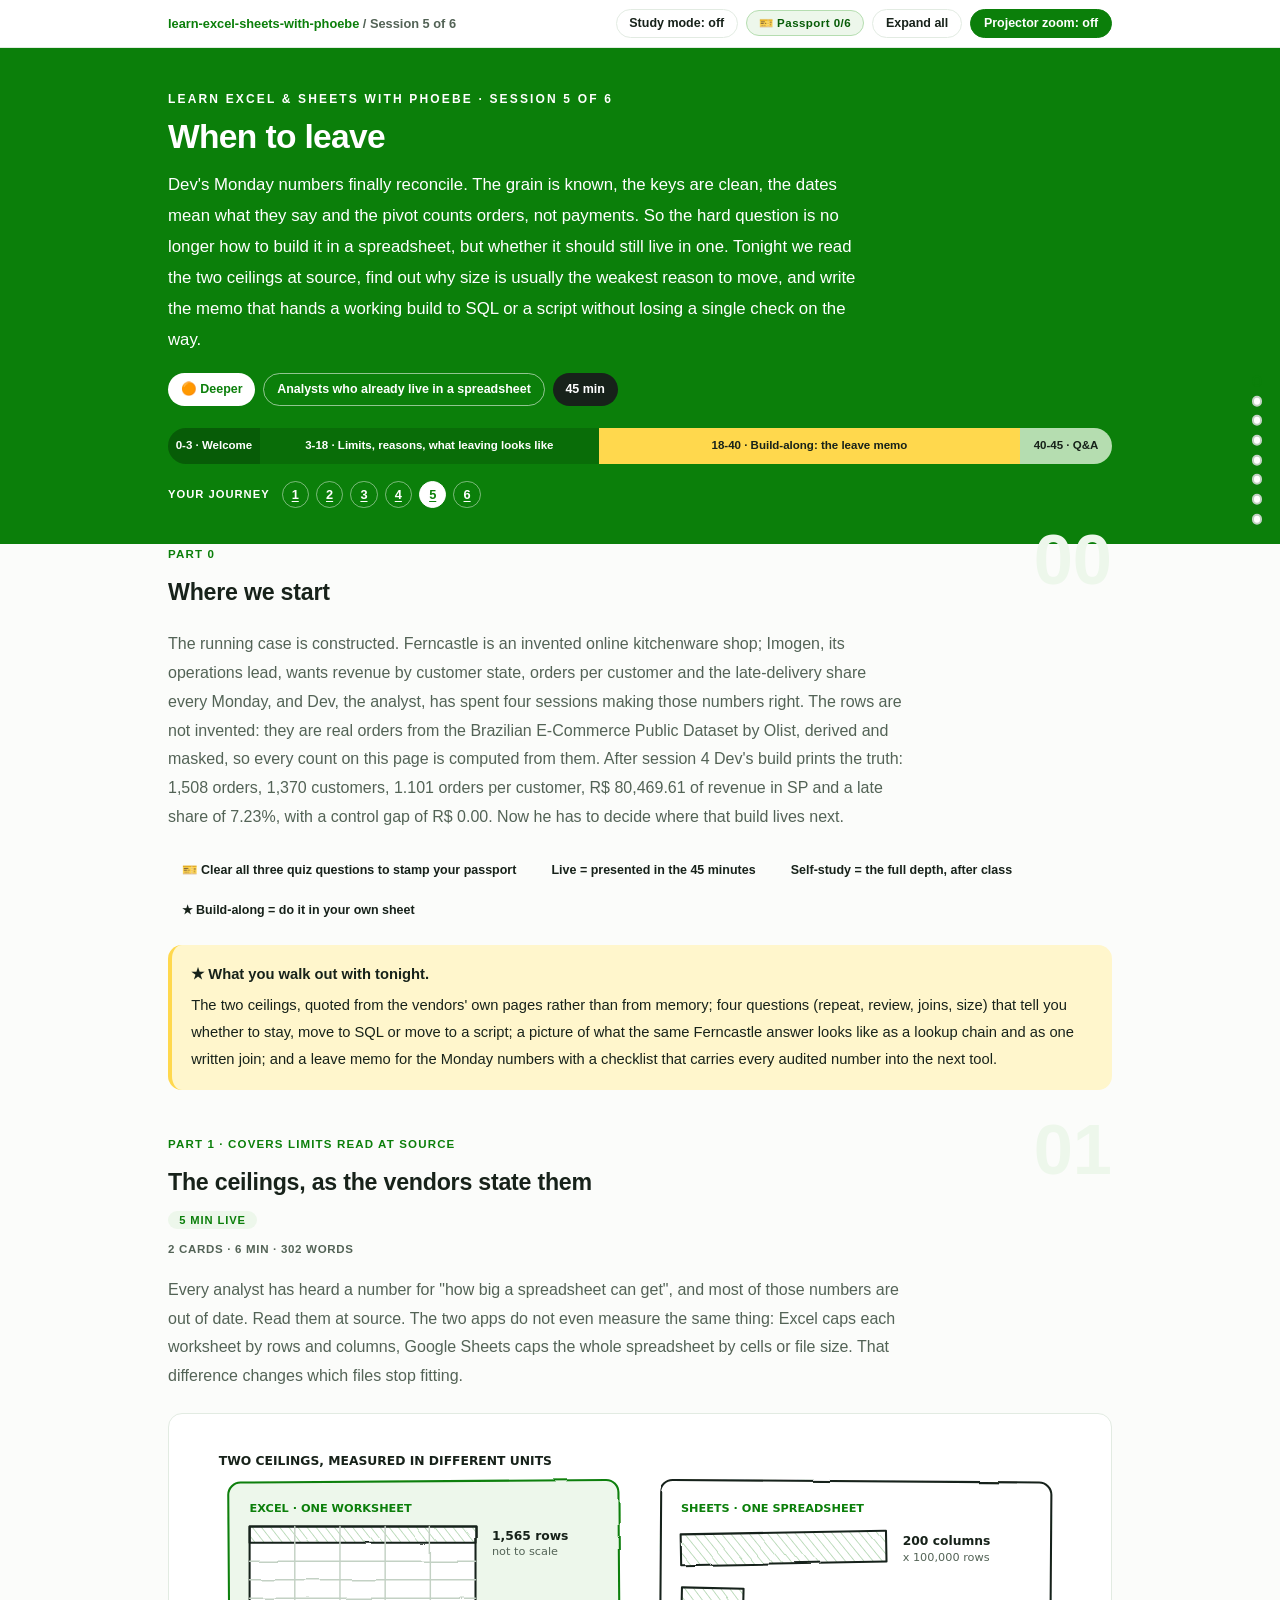
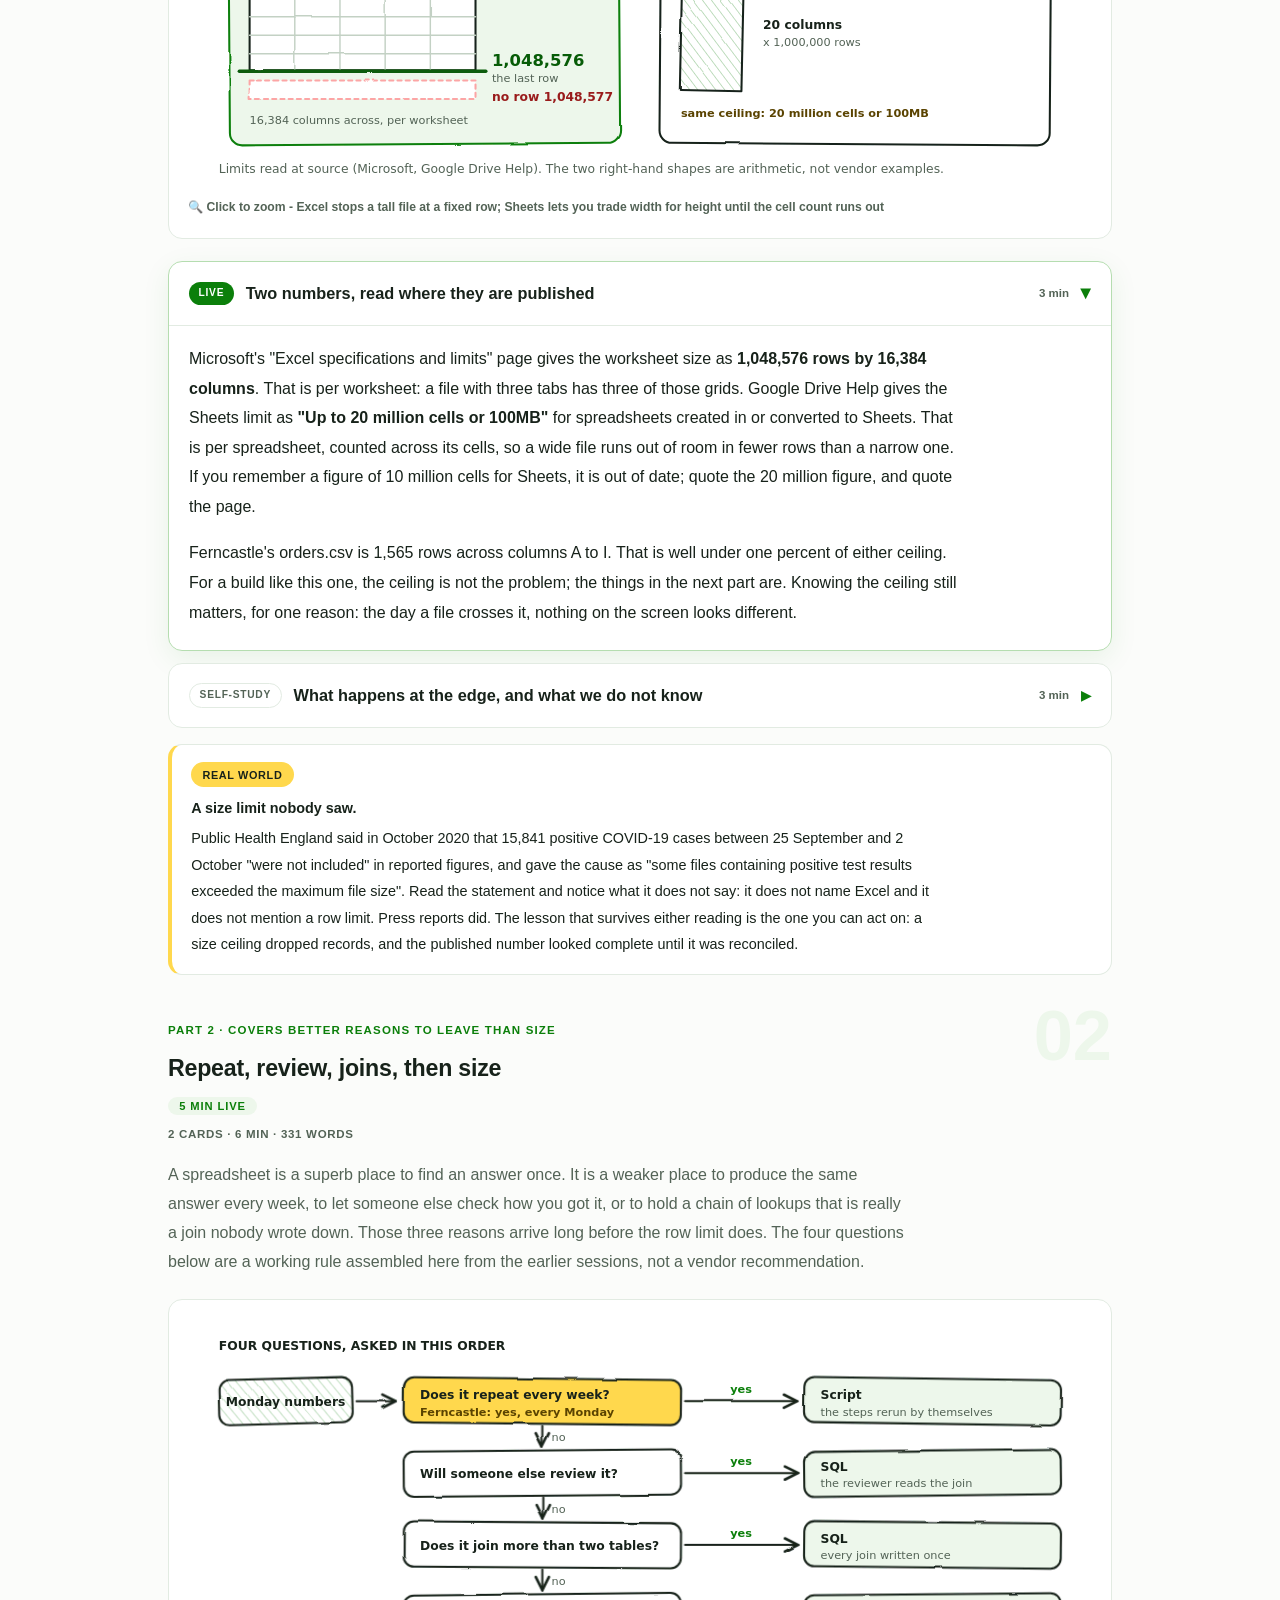
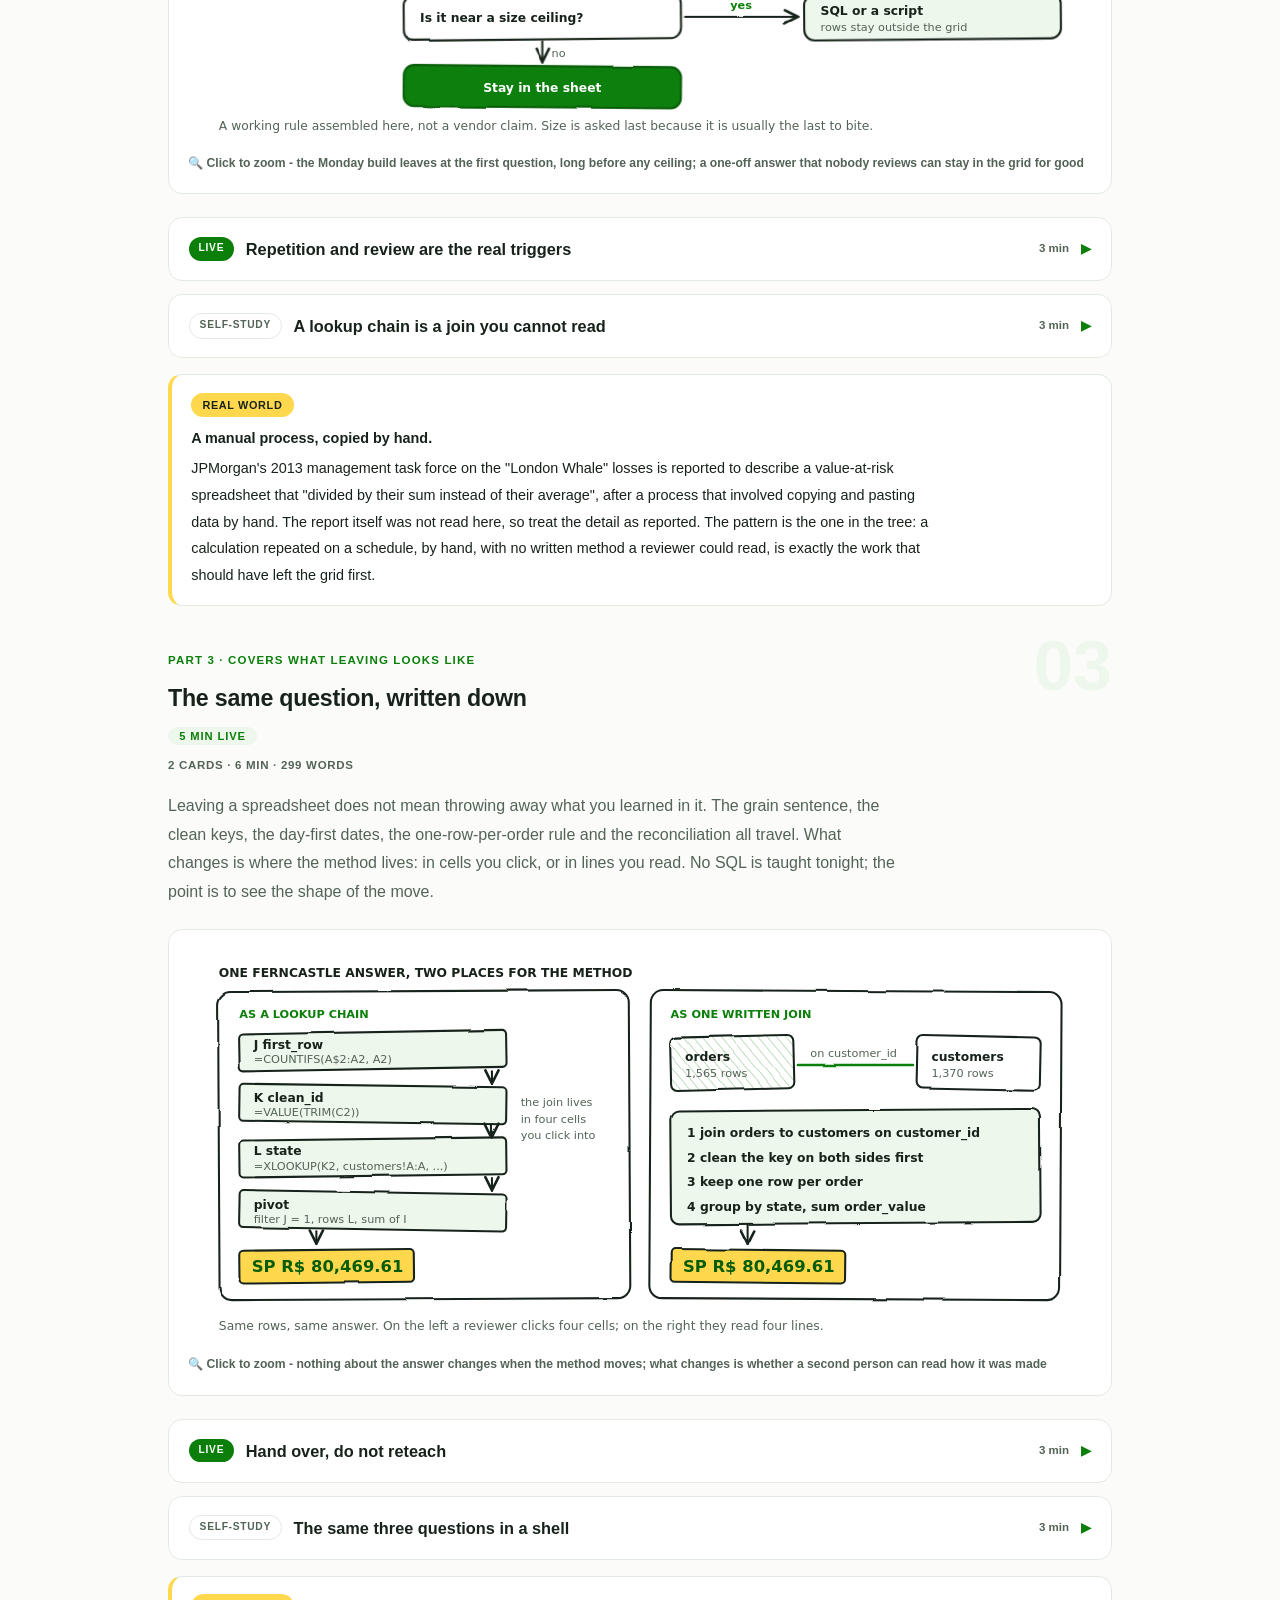
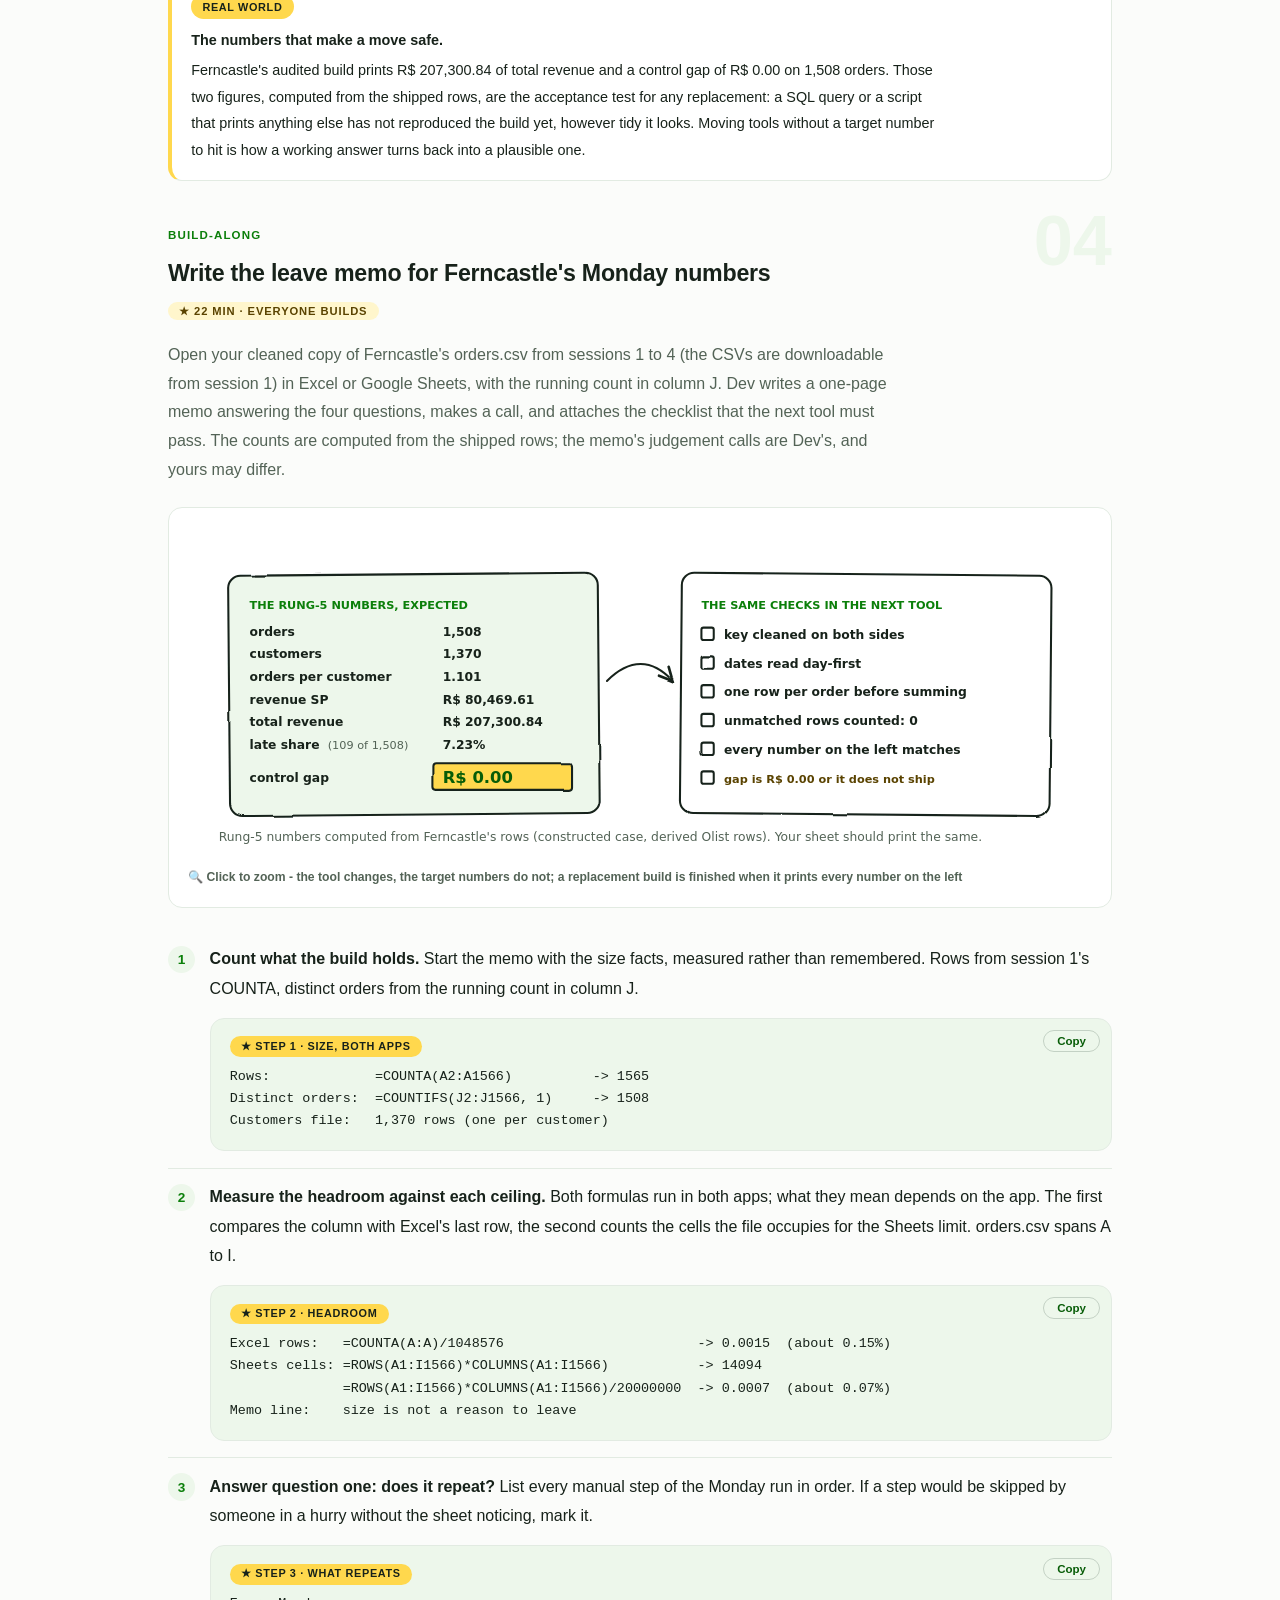
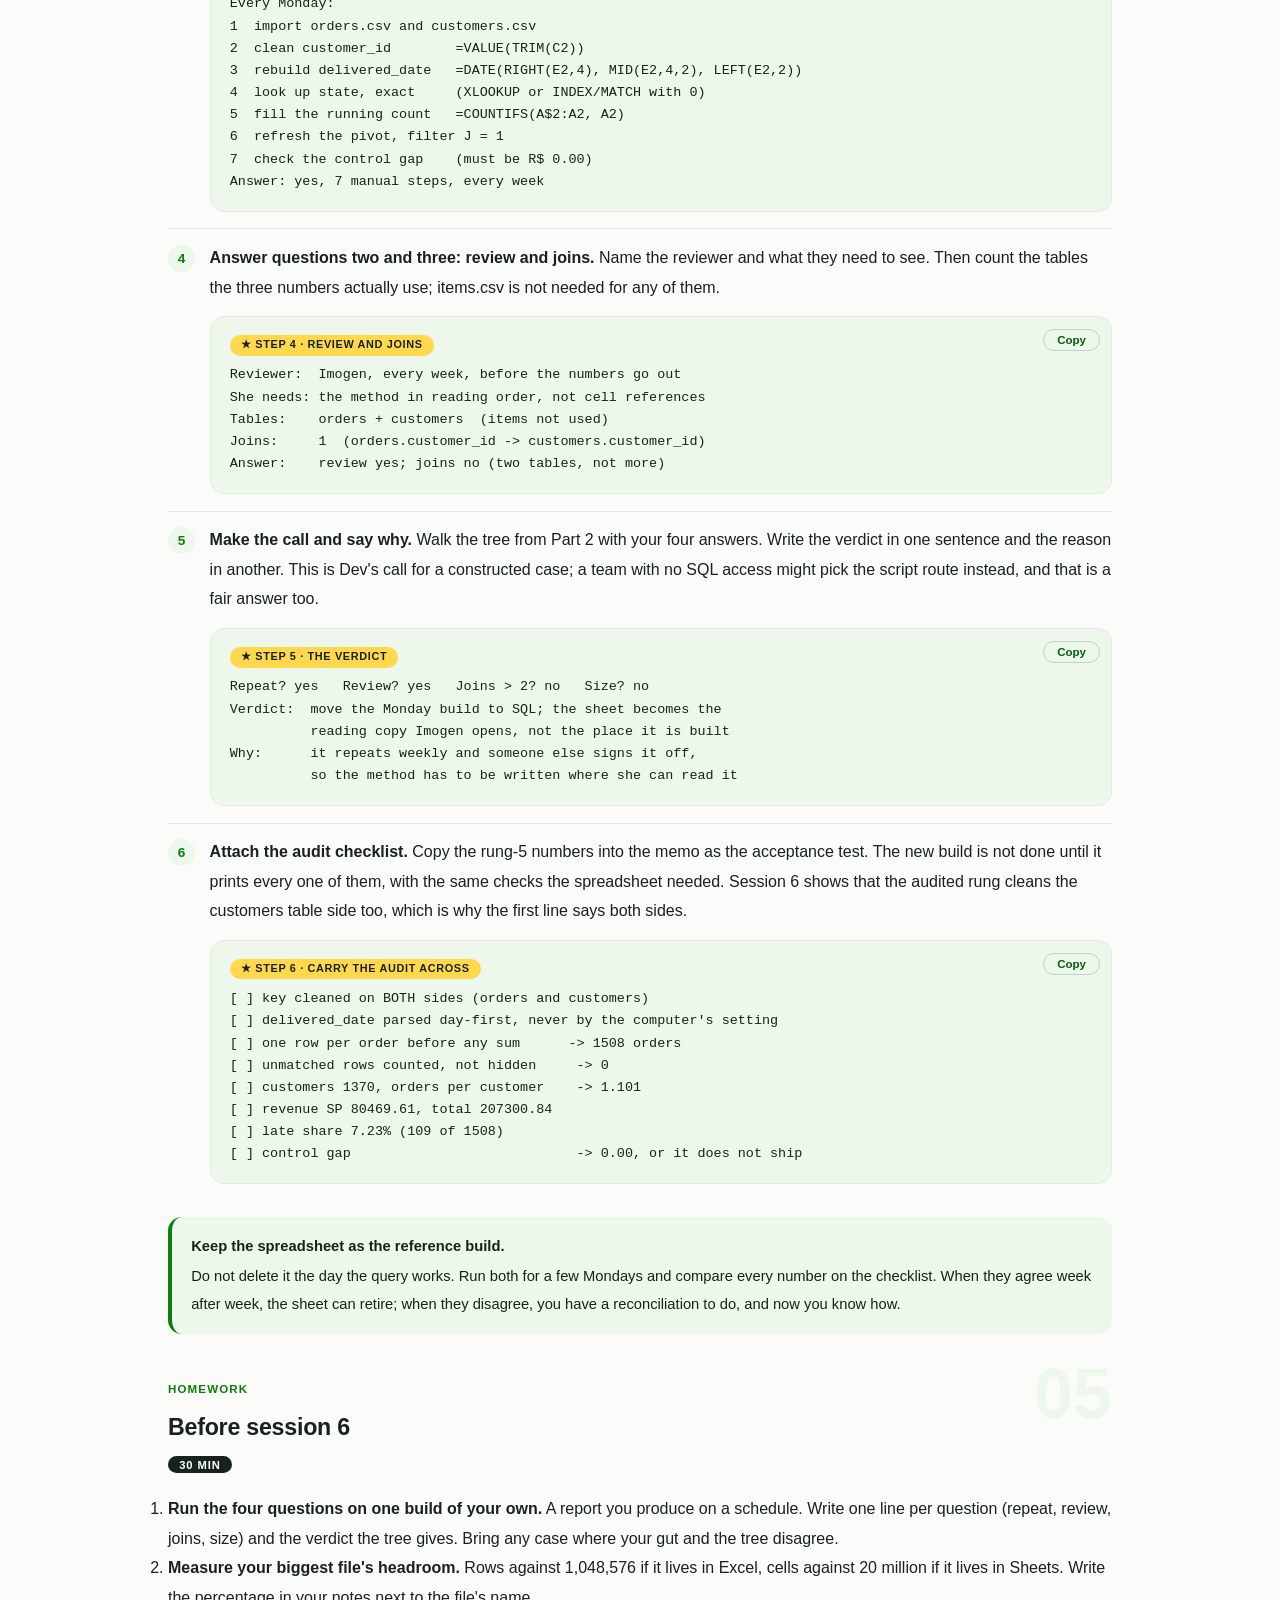
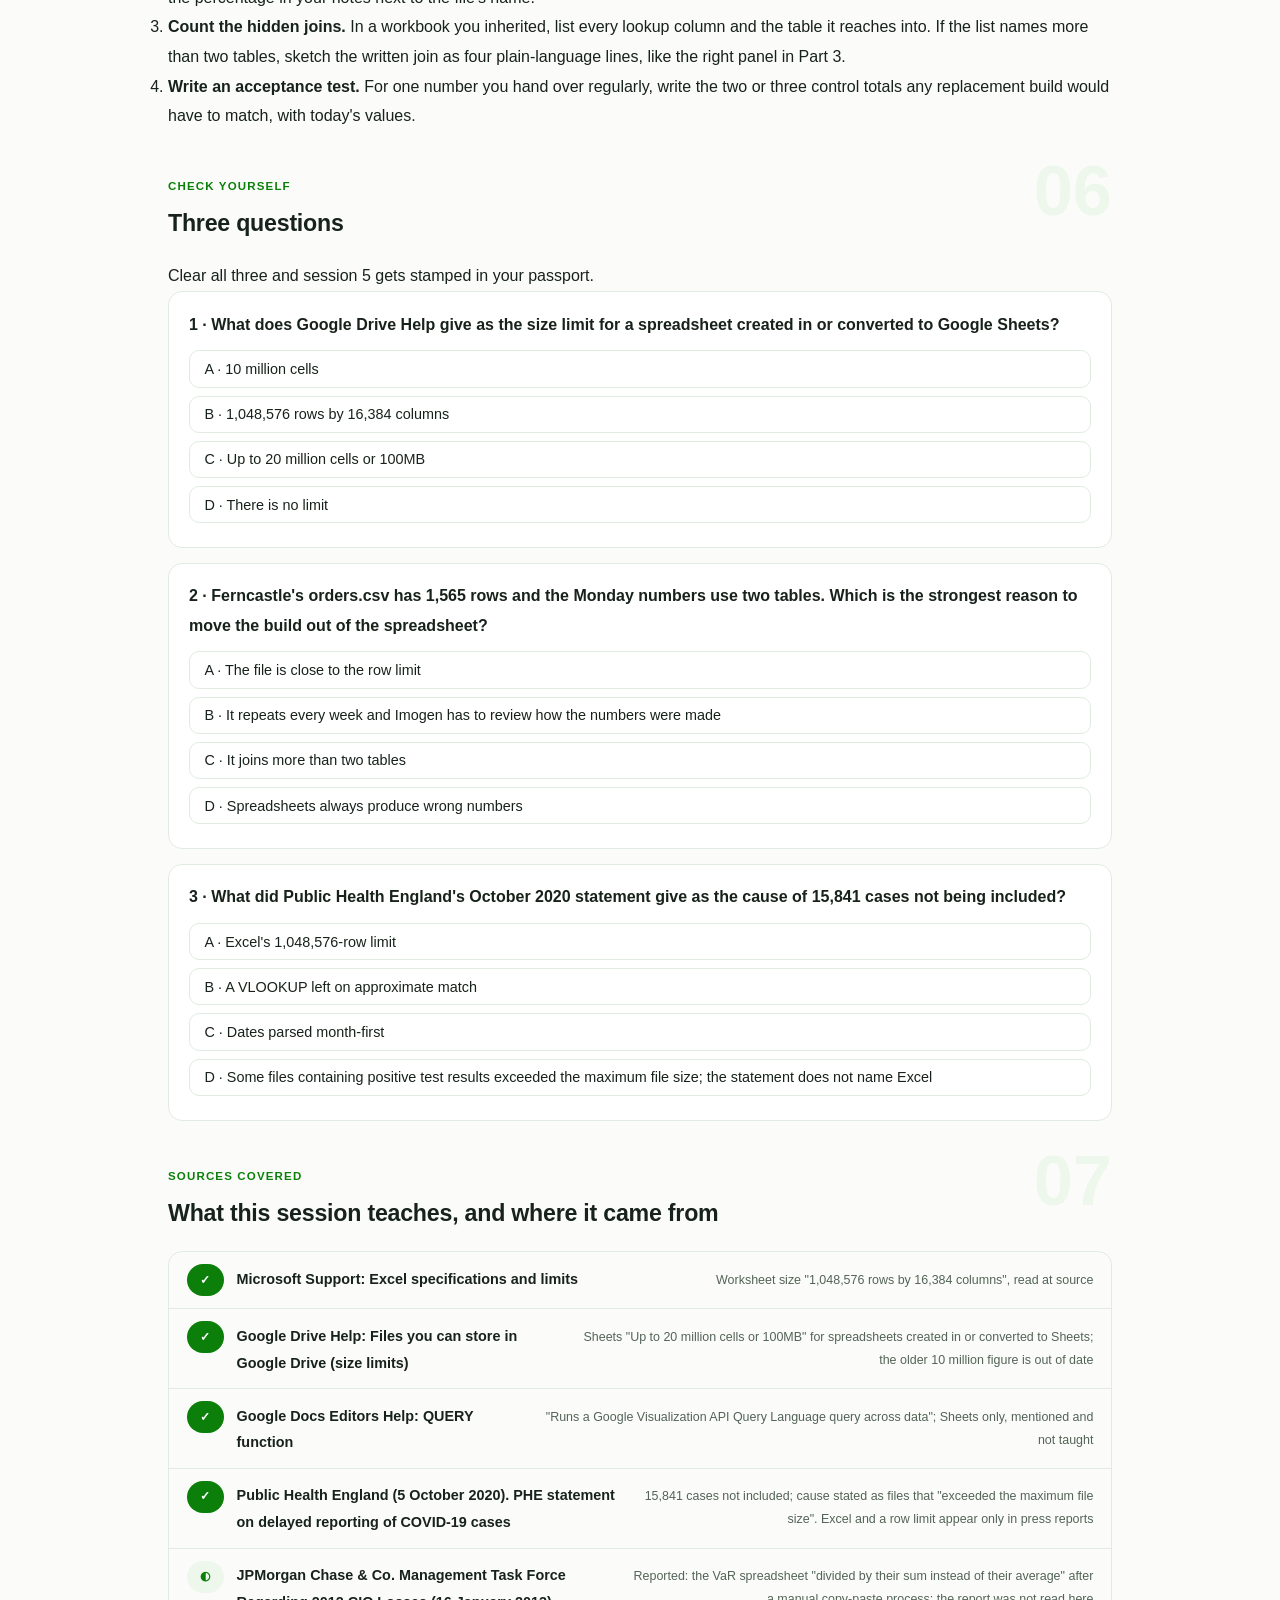
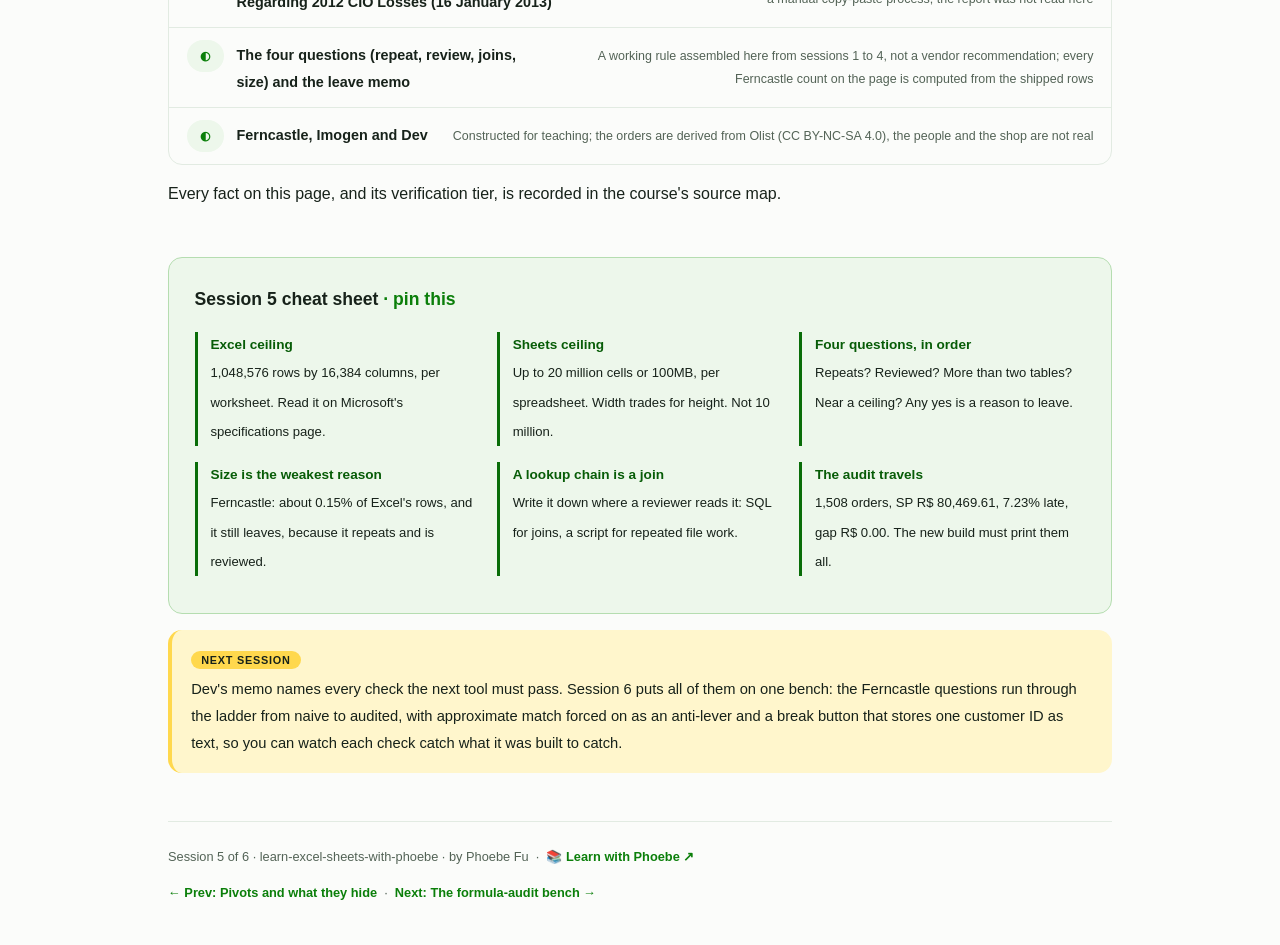
<file: courses/05-when-to-leave.html>
<!DOCTYPE html>
<html lang="en">
<head>
<meta charset="UTF-8">
<meta name="viewport" content="width=device-width, initial-scale=1.0">
<!-- social:start -->
<meta name="description" content="Session 5 of 6. Where a spreadsheet stops being the right tool: the row and cell ceilings read at source, the better reasons to leave (work that repeats, work someone reviews, joins you cannot read), and what leaving looks like, worked on Ferncastle's Monday numbers.">
<meta property="og:type" content="article">
<meta property="og:site_name" content="Learn with Phoebe">
<meta property="og:title" content="When to leave - learn excel and sheets with phoebe">
<meta property="og:description" content="Session 5 of 6. Size is the weakest reason to leave a spreadsheet. Repetition, review and joins are better ones, and the audit numbers travel with you.">
<meta property="og:url" content="https://phoebefu6.github.io/learn-excel-sheets-with-phoebe/courses/05-when-to-leave.html">
<meta property="og:image" content="https://phoebefu6.github.io/learn-excel-sheets-with-phoebe/assets/og-cover.png">
<meta property="og:image:width" content="1200">
<meta property="og:image:height" content="630">
<meta name="twitter:card" content="summary_large_image">
<meta name="twitter:title" content="When to leave - learn excel and sheets with phoebe">
<meta name="twitter:description" content="Session 5 of 6. Row limits, cell limits, and the better reasons to move a build out of the grid.">
<meta name="twitter:image" content="https://phoebefu6.github.io/learn-excel-sheets-with-phoebe/assets/og-cover.png">
<!-- social:end -->
<title>Session 5 · When to leave - learn excel and sheets with phoebe</title>
<link rel="stylesheet" href="../assets/style.css?v=2">
</head>
<body>

<div class="toolbar">
  <div class="wrap">
    <span class="crumb"><a href="../index.html">learn-excel-sheets-with-phoebe</a> / Session 5 of 6</span>
    <button class="btn" id="toggle-all" type="button">Expand all</button>
    <button class="btn primary" id="zoom-toggle" type="button">Projector zoom: off</button>
  </div>
</div>

<header class="masthead">
  <div class="wrap">
    <div class="eyebrow">Learn Excel &amp; Sheets with Phoebe · Session 5 of 6</div>
    <h1>When to <span class="accent">leave</span></h1>
    <p class="sub">Dev's Monday numbers finally reconcile. The grain is known, the keys are clean, the dates mean what they say and the pivot counts orders, not payments. So the hard question is no longer how to build it in a spreadsheet, but whether it should still live in one. Tonight we read the two ceilings at source, find out why size is usually the weakest reason to move, and write the memo that hands a working build to SQL or a script without losing a single check on the way.</p>
    <div class="chip-row">
      <span class="chip level">🟠 Deeper</span>
      <span class="chip audience">Analysts who already live in a spreadsheet</span>
      <span class="chip time">45 min</span>
    </div>
    <div class="agenda">
      <span class="a1" style="flex:1">0-3 · Welcome</span>
      <span class="a2" style="flex:4">3-18 · Limits, reasons, what leaving looks like</span>
      <span class="a3" style="flex:5">18-40 · Build-along: the leave memo</span>
      <span class="a4" style="flex:1">40-45 · Q&amp;A</span>
    </div>
  </div>
</header>

<main class="wrap">

  <section class="section" id="intro">
    <div class="section-kicker">
      <span class="klabel">Part 0</span>
      <h2>Where we start</h2>
    </div>
    <p class="lede">The running case is constructed. Ferncastle is an invented online kitchenware shop; Imogen, its operations lead, wants revenue by customer state, orders per customer and the late-delivery share every Monday, and Dev, the analyst, has spent four sessions making those numbers right. The rows are not invented: they are real orders from the Brazilian E-Commerce Public Dataset by Olist, derived and masked, so every count on this page is computed from them. After session 4 Dev's build prints the truth: 1,508 orders, 1,370 customers, 1.101 orders per customer, R$ 80,469.61 of revenue in SP and a late share of 7.23%, with a control gap of R$ 0.00. Now he has to decide where that build lives next.</p>

    <div class="legend">
      <span class="pill">🎫 Clear all three quiz questions to stamp your passport</span>
      <span class="pill">Live = presented in the 45 minutes</span>
      <span class="pill">Self-study = the full depth, after class</span>
      <span class="pill">★ Build-along = do it in your own sheet</span>
    </div>

    <div class="callout win">
      <p><strong>★ What you walk out with tonight.</strong> The two ceilings, quoted from the vendors' own pages rather than from memory; four questions (repeat, review, joins, size) that tell you whether to stay, move to SQL or move to a script; a picture of what the same Ferncastle answer looks like as a lookup chain and as one written join; and a leave memo for the Monday numbers with a checklist that carries every audited number into the next tool.</p>
    </div>
  </section>

  <section class="section" id="part-1">
    <div class="section-kicker">
      <span class="klabel">Part 1 · covers limits read at source</span>
      <h2>The ceilings, as the vendors state them</h2>
      <span class="tag concept">5 min live</span>
    </div>
    <p class="lede">Every analyst has heard a number for "how big a spreadsheet can get", and most of those numbers are out of date. Read them at source. The two apps do not even measure the same thing: Excel caps each worksheet by rows and columns, Google Sheets caps the whole spreadsheet by cells or file size. That difference changes which files stop fitting.</p>

    <figure class="zoomable">
      <svg viewBox="0 0 880 344" xmlns="http://www.w3.org/2000/svg" role="img" aria-label="Two hand-drawn panels. Left: one Excel worksheet drawn as a grid, 16,384 columns wide, with a thick line at row 1,048,576, the last row; a thin hatched band at the top marks Ferncastle's 1,565 rows, not to scale, and dashed rows below the line have nowhere to go. Right: one Google Sheets spreadsheet with a ceiling of 20 million cells or 100MB, shown as two blocks of equal area: 200 columns by 100,000 rows, and 20 columns by 1,000,000 rows, both exactly 20 million cells.">
        <defs>
          <filter id="e5aSk" x="-3%" y="-3%" width="106%" height="106%"><feTurbulence type="fractalNoise" baseFrequency="0.02" numOctaves="2" seed="61" result="n"/><feDisplacementMap in="SourceGraphic" in2="n" scale="2.4" xChannelSelector="R" yChannelSelector="G"/></filter>
          <pattern id="e5aHc" patternUnits="userSpaceOnUse" width="7" height="7" patternTransform="rotate(-38)"><line x1="0" y1="0" x2="0" y2="7" stroke="#0B7F0A" stroke-width="1" opacity=".5"/></pattern>
          <marker id="e5aAr" viewBox="0 0 10 10" refX="9" refY="5" markerWidth="8" markerHeight="8" orient="auto"><path d="M1 1 L9 5 L1 9" fill="none" stroke="#17221A" stroke-width="1.6" stroke-linecap="round"/></marker>
        </defs>
        <style>
          .e5aH { font: 800 12px Inter, system-ui, sans-serif; fill: #17221A; }
          .e5aL { font: 600 12px Inter, system-ui, sans-serif; fill: #17221A; }
          .e5aS { font: 400 11px Inter, system-ui, sans-serif; fill: #536356; }
          .e5aB { font: 800 11px Inter, system-ui, sans-serif; fill: #5A4300; }
          .e5aV { font: 800 16px Inter, system-ui, sans-serif; fill: #075C07; }
          .e5aA { font: 700 11px Inter, system-ui, sans-serif; fill: #0B7F0A; }
          .e5aN { font: 400 12px Inter, system-ui, sans-serif; fill: #536356; }
          .e5aR { font: 800 12px Inter, system-ui, sans-serif; fill: #991B1B; }
        </style>

        <g filter="url(#e5aSk)" fill="none" stroke="#17221A" stroke-width="2" stroke-linecap="round" stroke-linejoin="round">
          <rect x="40" y="46" width="380" height="256" rx="12" transform="rotate(-0.4 230 174)" fill="#EDF7EB" stroke="#0B7F0A"/>
          <rect x="60" y="90" width="220" height="140" fill="#FFFFFF"/>
          <rect x="60" y="90" width="220" height="16" fill="url(#e5aHc)"/>
          <path d="M104 90 L104 230 M148 90 L148 230 M192 90 L192 230 M236 90 L236 230" stroke="#C3D1C4" stroke-width="1.4"/>
          <path d="M60 124 L280 124 M60 142 L280 142 M60 160 L280 160 M60 178 L280 178 M60 196 L280 196 M60 214 L280 214" stroke="#C3D1C4" stroke-width="1.4"/>
          <path d="M50 231 L290 231" stroke="#075C07" stroke-width="3.4"/>
          <rect x="60" y="240" width="220" height="18" fill="#FFFFFF" stroke="#FCA5A5" stroke-dasharray="4 4"/>

          <rect x="460" y="46" width="380" height="256" rx="12" transform="rotate(0.4 650 174)" fill="#FFFFFF"/>
          <rect x="480" y="96" width="200" height="30" transform="rotate(-1 580 111)" fill="url(#e5aHc)"/>
          <rect x="480" y="150" width="60" height="100" transform="rotate(1.2 510 200)" fill="url(#e5aHc)"/>
        </g>

        <text class="e5aH" x="30" y="30">TWO CEILINGS, MEASURED IN DIFFERENT UNITS</text>

        <text class="e5aA" x="60" y="76">EXCEL · ONE WORKSHEET</text>
        <text class="e5aL" x="296" y="103">1,565 rows</text>
        <text class="e5aS" x="296" y="118">not to scale</text>
        <text class="e5aV" x="296" y="226">1,048,576</text>
        <text class="e5aS" x="296" y="242">the last row</text>
        <text class="e5aR" x="296" y="260">no row 1,048,577</text>
        <text class="e5aS" x="60" y="282">16,384 columns across, per worksheet</text>

        <text class="e5aA" x="480" y="76">SHEETS · ONE SPREADSHEET</text>
        <text class="e5aL" x="696" y="108">200 columns</text>
        <text class="e5aS" x="696" y="124">x 100,000 rows</text>
        <text class="e5aL" x="560" y="190">20 columns</text>
        <text class="e5aS" x="560" y="206">x 1,000,000 rows</text>
        <text class="e5aB" x="480" y="276">same ceiling: 20 million cells or 100MB</text>

        <text class="e5aN" x="30" y="330">Limits read at source (Microsoft, Google Drive Help). The two right-hand shapes are arithmetic, not vendor examples.</text>
      </svg>
      <figcaption>🔍 Click to zoom - Excel stops a tall file at a fixed row; Sheets lets you trade width for height until the cell count runs out</figcaption>
    </figure>

    <details class="card" open>
      <summary><span class="mode live">Live</span>Two numbers, read where they are published<span class="mini">3 min</span><span class="caret">▶</span></summary>
      <div class="body">
        <p>Microsoft's "Excel specifications and limits" page gives the worksheet size as <strong>1,048,576 rows by 16,384 columns</strong>. That is per worksheet: a file with three tabs has three of those grids. Google Drive Help gives the Sheets limit as <strong>"Up to 20 million cells or 100MB"</strong> for spreadsheets created in or converted to Sheets. That is per spreadsheet, counted across its cells, so a wide file runs out of room in fewer rows than a narrow one. If you remember a figure of 10 million cells for Sheets, it is out of date; quote the 20 million figure, and quote the page.</p>
        <p>Ferncastle's orders.csv is 1,565 rows across columns A to I. That is well under one percent of either ceiling. For a build like this one, the ceiling is not the problem; the things in the next part are. Knowing the ceiling still matters, for one reason: the day a file crosses it, nothing on the screen looks different.</p>
      </div>
    </details>

    <details class="card">
      <summary><span class="mode self">Self-study</span>What happens at the edge, and what we do not know<span class="mini">3 min</span><span class="caret">▶</span></summary>
      <div class="body">
        <p>The vendor pages state the ceilings. They are the source for how big a sheet can be, not for what each app does when you open a file that is bigger, and that behaviour is not recorded here, so do not teach it from memory either. What you can do without knowing it is check. Count the rows in the source before you import (the export's own row count, or a line count in a shell) and count them again in the sheet with <code>=COUNTA(A:A)</code>. If the two counts differ, the sheet is not holding the file, whatever the reason.</p>
        <p>That is the same reconciliation habit from session 1, pointed at the import instead of the pivot. A control total does not care whether rows went missing because of a lookup, a filter or a ceiling. It only tells you that they did.</p>
      </div>
    </details>

    <div class="callout example">
      <span class="ex-pill">Real world</span>
      <p><strong>A size limit nobody saw.</strong> Public Health England said in October 2020 that 15,841 positive COVID-19 cases between 25 September and 2 October "were not included" in reported figures, and gave the cause as "some files containing positive test results exceeded the maximum file size". Read the statement and notice what it does not say: it does not name Excel and it does not mention a row limit. Press reports did. The lesson that survives either reading is the one you can act on: a size ceiling dropped records, and the published number looked complete until it was reconciled.</p>
    </div>
  </section>

  <section class="section" id="part-2">
    <div class="section-kicker">
      <span class="klabel">Part 2 · covers better reasons to leave than size</span>
      <h2>Repeat, review, joins, then size</h2>
      <span class="tag concept">5 min live</span>
    </div>
    <p class="lede">A spreadsheet is a superb place to find an answer once. It is a weaker place to produce the same answer every week, to let someone else check how you got it, or to hold a chain of lookups that is really a join nobody wrote down. Those three reasons arrive long before the row limit does. The four questions below are a working rule assembled here from the earlier sessions, not a vendor recommendation.</p>

    <figure class="zoomable">
      <svg viewBox="0 0 880 412" xmlns="http://www.w3.org/2000/svg" role="img" aria-label="A decision tree. A start box, Monday numbers, leads to four questions asked in order: does it repeat every week, will someone else review it, does it join more than two tables, is it near a size ceiling. Each yes leads right to an outcome: a script whose steps rerun by themselves; SQL so the reviewer reads the join; SQL so every join is written once; SQL or a script so rows stay outside the grid. Four noes in a row lead down to: stay in the sheet. The first question is highlighted with the note that Ferncastle's numbers repeat every Monday.">
        <defs>
          <filter id="e5bSk" x="-3%" y="-3%" width="106%" height="106%"><feTurbulence type="fractalNoise" baseFrequency="0.02" numOctaves="2" seed="67" result="n"/><feDisplacementMap in="SourceGraphic" in2="n" scale="2.4" xChannelSelector="R" yChannelSelector="G"/></filter>
          <pattern id="e5bHc" patternUnits="userSpaceOnUse" width="7" height="7" patternTransform="rotate(-38)"><line x1="0" y1="0" x2="0" y2="7" stroke="#0B7F0A" stroke-width="1" opacity=".5"/></pattern>
          <marker id="e5bAr" viewBox="0 0 10 10" refX="9" refY="5" markerWidth="8" markerHeight="8" orient="auto"><path d="M1 1 L9 5 L1 9" fill="none" stroke="#17221A" stroke-width="1.6" stroke-linecap="round"/></marker>
        </defs>
        <style>
          .e5bH { font: 800 12px Inter, system-ui, sans-serif; fill: #17221A; }
          .e5bL { font: 600 12px Inter, system-ui, sans-serif; fill: #17221A; }
          .e5bS { font: 400 11px Inter, system-ui, sans-serif; fill: #536356; }
          .e5bB { font: 800 11px Inter, system-ui, sans-serif; fill: #5A4300; }
          .e5bA { font: 700 11px Inter, system-ui, sans-serif; fill: #0B7F0A; }
          .e5bW { font: 800 12px Inter, system-ui, sans-serif; fill: #FFFFFF; }
          .e5bN { font: 400 12px Inter, system-ui, sans-serif; fill: #536356; }
        </style>

        <g filter="url(#e5bSk)" fill="none" stroke="#17221A" stroke-width="2" stroke-linecap="round" stroke-linejoin="round">
          <rect x="30" y="58" width="130" height="44" rx="10" transform="rotate(-1.5 95 80)" fill="url(#e5bHc)"/>
          <path d="M164 80 L202 80" marker-end="url(#e5bAr)"/>

          <rect x="210" y="58" width="270" height="44" rx="10" transform="rotate(0.6 345 80)" fill="#FFD84D"/>
          <rect x="210" y="128" width="270" height="44" rx="10" transform="rotate(-0.5 345 150)" fill="#FFFFFF"/>
          <rect x="210" y="198" width="270" height="44" rx="10" transform="rotate(0.4 345 220)" fill="#FFFFFF"/>
          <rect x="210" y="268" width="270" height="44" rx="10" transform="rotate(-0.6 345 290)" fill="#FFFFFF"/>
          <rect x="210" y="338" width="270" height="40" rx="10" transform="rotate(0.5 345 358)" fill="#0B7F0A" stroke="#075C07"/>

          <path d="M345 104 L345 124" marker-end="url(#e5bAr)"/>
          <path d="M345 174 L345 194" marker-end="url(#e5bAr)"/>
          <path d="M345 244 L345 264" marker-end="url(#e5bAr)"/>
          <path d="M345 314 L345 334" marker-end="url(#e5bAr)"/>

          <path d="M484 80 L594 80" marker-end="url(#e5bAr)"/>
          <path d="M484 150 L594 150" marker-end="url(#e5bAr)"/>
          <path d="M484 220 L594 220" marker-end="url(#e5bAr)"/>
          <path d="M484 290 L594 290" marker-end="url(#e5bAr)"/>

          <rect x="600" y="58" width="250" height="44" rx="10" transform="rotate(0.8 725 80)" fill="#EDF7EB"/>
          <rect x="600" y="128" width="250" height="44" rx="10" transform="rotate(-0.7 725 150)" fill="#EDF7EB"/>
          <rect x="600" y="198" width="250" height="44" rx="10" transform="rotate(0.6 725 220)" fill="#EDF7EB"/>
          <rect x="600" y="268" width="250" height="44" rx="10" transform="rotate(-0.5 725 290)" fill="#EDF7EB"/>
        </g>

        <text class="e5bH" x="30" y="30">FOUR QUESTIONS, ASKED IN THIS ORDER</text>
        <text class="e5bL" x="95" y="85" text-anchor="middle">Monday numbers</text>

        <text class="e5bL" x="226" y="78">Does it repeat every week?</text>
        <text class="e5bB" x="226" y="94">Ferncastle: yes, every Monday</text>
        <text class="e5bL" x="226" y="155">Will someone else review it?</text>
        <text class="e5bL" x="226" y="225">Does it join more than two tables?</text>
        <text class="e5bL" x="226" y="295">Is it near a size ceiling?</text>
        <text class="e5bW" x="345" y="363" text-anchor="middle">Stay in the sheet</text>

        <text class="e5bS" x="354" y="119">no</text>
        <text class="e5bS" x="354" y="189">no</text>
        <text class="e5bS" x="354" y="259">no</text>
        <text class="e5bS" x="354" y="329">no</text>

        <text class="e5bA" x="528" y="72">yes</text>
        <text class="e5bA" x="528" y="142">yes</text>
        <text class="e5bA" x="528" y="212">yes</text>
        <text class="e5bA" x="528" y="282">yes</text>

        <text class="e5bL" x="616" y="78">Script</text>
        <text class="e5bS" x="616" y="94">the steps rerun by themselves</text>
        <text class="e5bL" x="616" y="148">SQL</text>
        <text class="e5bS" x="616" y="164">the reviewer reads the join</text>
        <text class="e5bL" x="616" y="218">SQL</text>
        <text class="e5bS" x="616" y="234">every join written once</text>
        <text class="e5bL" x="616" y="288">SQL or a script</text>
        <text class="e5bS" x="616" y="304">rows stay outside the grid</text>

        <text class="e5bN" x="30" y="400">A working rule assembled here, not a vendor claim. Size is asked last because it is usually the last to bite.</text>
      </svg>
      <figcaption>🔍 Click to zoom - the Monday build leaves at the first question, long before any ceiling; a one-off answer that nobody reviews can stay in the grid for good</figcaption>
    </figure>

    <details class="card">
      <summary><span class="mode live">Live</span>Repetition and review are the real triggers<span class="mini">3 min</span><span class="caret">▶</span></summary>
      <div class="body">
        <p>Count what Dev does each Monday. Import two files. Clean the customer IDs with <code>VALUE(TRIM())</code>. Rebuild the delivery dates with <code>DATE(RIGHT, MID, LEFT)</code>. Look up the state with an exact lookup. Fill the running count. Refresh the pivot with the first-row filter. Check the control gap. Seven manual steps, most of which guarded against a trap found in sessions 1 to 4, and each of which can be skipped by a tired person at 08:50 on a Monday without the sheet noticing. A script or a stored query runs the same seven steps the same way every time.</p>
        <p>Review is the second trigger. Imogen cannot review Dev's build by reading it; she would have to click into every helper column and reconstruct the logic from cell references. When someone else has to sign off on how a number was made, the steps need to be written somewhere a person reads top to bottom. That is what SQL and scripts are, before they are anything else: the method written down.</p>
      </div>
    </details>

    <details class="card">
      <summary><span class="mode self">Self-study</span>A lookup chain is a join you cannot read<span class="mini">3 min</span><span class="caret">▶</span></summary>
      <div class="body">
        <p>Session 2 showed that every lookup is a left join you made without writing the word: each order row keeps its row and picks up one customer, and when the key repeats, the first match wins. One lookup is easy to hold in your head. Three tables means two lookups, plus the cleaning columns each key needs, plus the decision about which side's duplicates matter. By then the join exists only as a pattern of cell references spread across columns, and the rule "first match wins" is applied silently at every one.</p>
        <p>Joining more than two tables is where the third question in the tree fires. The written form of the same join names both tables, names the key, and makes "what happens when nothing matches" a choice someone typed rather than a default nobody saw. Ferncastle's Monday numbers need only orders and customers, one join, so on this question alone Dev could stay. He is leaving for the first two reasons.</p>
      </div>
    </details>

    <div class="callout example">
      <span class="ex-pill">Real world</span>
      <p><strong>A manual process, copied by hand.</strong> JPMorgan's 2013 management task force on the "London Whale" losses is reported to describe a value-at-risk spreadsheet that "divided by their sum instead of their average", after a process that involved copying and pasting data by hand. The report itself was not read here, so treat the detail as reported. The pattern is the one in the tree: a calculation repeated on a schedule, by hand, with no written method a reviewer could read, is exactly the work that should have left the grid first.</p>
    </div>
  </section>

  <section class="section" id="part-3">
    <div class="section-kicker">
      <span class="klabel">Part 3 · covers what leaving looks like</span>
      <h2>The same question, written down</h2>
      <span class="tag concept">5 min live</span>
    </div>
    <p class="lede">Leaving a spreadsheet does not mean throwing away what you learned in it. The grain sentence, the clean keys, the day-first dates, the one-row-per-order rule and the reconciliation all travel. What changes is where the method lives: in cells you click, or in lines you read. No SQL is taught tonight; the point is to see the shape of the move.</p>

    <figure class="zoomable">
      <svg viewBox="0 0 880 384" xmlns="http://www.w3.org/2000/svg" role="img" aria-label="Two panels side by side. Left, as a lookup chain: four stacked cells, each depending on the one above: J first_row with COUNTIFS of A dollar 2 to A2, K clean_id with VALUE of TRIM of C2, L state with XLOOKUP of K2 into the customers table, and a pivot filtered on J equals 1 with rows L and the sum of I; they lead to a highlighted cell, SP R$ 80,469.61. Right, as one written join: an orders table and a customers table joined on customer_id, and a four-line recipe: join orders to customers on customer_id, clean the key on both sides first, keep one row per order, group by state and sum order_value; it leads to the same highlighted cell, SP R$ 80,469.61.">
        <defs>
          <filter id="e5cSk" x="-3%" y="-3%" width="106%" height="106%"><feTurbulence type="fractalNoise" baseFrequency="0.02" numOctaves="2" seed="71" result="n"/><feDisplacementMap in="SourceGraphic" in2="n" scale="2.4" xChannelSelector="R" yChannelSelector="G"/></filter>
          <pattern id="e5cHc" patternUnits="userSpaceOnUse" width="7" height="7" patternTransform="rotate(-38)"><line x1="0" y1="0" x2="0" y2="7" stroke="#0B7F0A" stroke-width="1" opacity=".5"/></pattern>
          <marker id="e5cAr" viewBox="0 0 10 10" refX="9" refY="5" markerWidth="8" markerHeight="8" orient="auto"><path d="M1 1 L9 5 L1 9" fill="none" stroke="#17221A" stroke-width="1.6" stroke-linecap="round"/></marker>
        </defs>
        <style>
          .e5cH { font: 800 12px Inter, system-ui, sans-serif; fill: #17221A; }
          .e5cL { font: 600 12px Inter, system-ui, sans-serif; fill: #17221A; }
          .e5cS { font: 400 11px Inter, system-ui, sans-serif; fill: #536356; }
          .e5cA { font: 700 11px Inter, system-ui, sans-serif; fill: #0B7F0A; }
          .e5cV { font: 800 16px Inter, system-ui, sans-serif; fill: #075C07; }
          .e5cN { font: 400 12px Inter, system-ui, sans-serif; fill: #536356; }
        </style>

        <g filter="url(#e5cSk)" fill="none" stroke="#17221A" stroke-width="2" stroke-linecap="round" stroke-linejoin="round">
          <rect x="30" y="40" width="400" height="300" rx="12" transform="rotate(-0.3 230 190)" fill="#FFFFFF"/>
          <rect x="50" y="80" width="260" height="36" rx="4" transform="rotate(-1 180 98)" fill="#EDF7EB"/>
          <rect x="50" y="132" width="260" height="36" rx="4" transform="rotate(0.8 180 150)" fill="#EDF7EB"/>
          <rect x="50" y="184" width="260" height="36" rx="4" transform="rotate(-0.7 180 202)" fill="#EDF7EB"/>
          <rect x="50" y="236" width="260" height="36" rx="4" transform="rotate(1 180 254)" fill="#EDF7EB"/>
          <path d="M296 118 L296 130" marker-end="url(#e5cAr)"/>
          <path d="M296 170 L296 182" marker-end="url(#e5cAr)"/>
          <path d="M296 222 L296 234" marker-end="url(#e5cAr)"/>
          <path d="M125 274 L125 286" marker-end="url(#e5cAr)"/>
          <rect x="50" y="292" width="170" height="32" rx="4" transform="rotate(-0.6 135 308)" fill="#FFD84D"/>

          <rect x="450" y="40" width="400" height="300" rx="12" transform="rotate(0.3 650 190)" fill="#FFFFFF"/>
          <rect x="470" y="84" width="120" height="52" rx="6" transform="rotate(-1.4 530 110)" fill="url(#e5cHc)"/>
          <rect x="710" y="84" width="120" height="52" rx="6" transform="rotate(1.2 770 110)" fill="#FFFFFF"/>
          <path d="M594 112 L706 112" stroke="#0B7F0A" stroke-width="2.6"/>
          <rect x="470" y="156" width="360" height="110" rx="8" transform="rotate(-0.4 650 211)" fill="#EDF7EB"/>
          <path d="M545 268 L545 286" marker-end="url(#e5cAr)"/>
          <rect x="470" y="292" width="170" height="32" rx="4" transform="rotate(0.6 555 308)" fill="#FFD84D"/>
        </g>

        <text class="e5cH" x="30" y="26">ONE FERNCASTLE ANSWER, TWO PLACES FOR THE METHOD</text>

        <text class="e5cA" x="50" y="66">AS A LOOKUP CHAIN</text>
        <text class="e5cL" x="64" y="96">J  first_row</text>
        <text class="e5cS" x="64" y="110">=COUNTIFS(A$2:A2, A2)</text>
        <text class="e5cL" x="64" y="148">K  clean_id</text>
        <text class="e5cS" x="64" y="162">=VALUE(TRIM(C2))</text>
        <text class="e5cL" x="64" y="200">L  state</text>
        <text class="e5cS" x="64" y="214">=XLOOKUP(K2, customers!A:A, ...)</text>
        <text class="e5cL" x="64" y="252">pivot</text>
        <text class="e5cS" x="64" y="266">filter J = 1, rows L, sum of I</text>
        <text class="e5cS" x="324" y="152">the join lives</text>
        <text class="e5cS" x="324" y="168">in four cells</text>
        <text class="e5cS" x="324" y="184">you click into</text>
        <text class="e5cV" x="62" y="314">SP R$ 80,469.61</text>

        <text class="e5cA" x="470" y="66">AS ONE WRITTEN JOIN</text>
        <text class="e5cL" x="484" y="108">orders</text>
        <text class="e5cS" x="484" y="124">1,565 rows</text>
        <text class="e5cL" x="724" y="108">customers</text>
        <text class="e5cS" x="724" y="124">1,370 rows</text>
        <text class="e5cS" x="606" y="104">on customer_id</text>
        <text class="e5cL" x="486" y="182">1  join orders to customers on customer_id</text>
        <text class="e5cL" x="486" y="206">2  clean the key on both sides first</text>
        <text class="e5cL" x="486" y="230">3  keep one row per order</text>
        <text class="e5cL" x="486" y="254">4  group by state, sum order_value</text>
        <text class="e5cV" x="482" y="314">SP R$ 80,469.61</text>

        <text class="e5cN" x="30" y="370">Same rows, same answer. On the left a reviewer clicks four cells; on the right they read four lines.</text>
      </svg>
      <figcaption>🔍 Click to zoom - nothing about the answer changes when the method moves; what changes is whether a second person can read how it was made</figcaption>
    </figure>

    <details class="card">
      <summary><span class="mode live">Live</span>Hand over, do not reteach<span class="mini">3 min</span><span class="caret">▶</span></summary>
      <div class="body">
        <p>Writing joins down is a discipline of its own, and it has its own home. <a href="https://phoebefu6.github.io/learn-sql-with-phoebe/">Learn SQL with Phoebe ↗</a> owns querying: joins with the key named, what happens to unmatched rows chosen on purpose, grouping and summing in one readable statement. <a href="https://phoebefu6.github.io/learn-python-data-analysis-with-phoebe/">Learn Python Data Analysis with Phoebe ↗</a> owns the script route with pandas, for work that also needs files fetched, cleaned and saved on a schedule. Take this session's four questions to either one; they decide which you need, not how to write it.</p>
        <p>There is a halfway house inside Google Sheets. Google's help page describes the <code>QUERY</code> function as one that "Runs a Google Visualization API Query Language query across data". It exists only in Sheets, and it is mentioned here so you recognise it, not taught: if you find yourself writing long QUERY strings that someone else must review, the third question in the tree has already fired.</p>
      </div>
    </details>

    <details class="card">
      <summary><span class="mode self">Self-study</span>The same three questions in a shell<span class="mini">3 min</span><span class="caret">▶</span></summary>
      <div class="body">
        <p>Ferncastle's rows are not locked inside a spreadsheet. The same orders.csv, customers.csv and items.csv ship with <a href="https://phoebefu6.github.io/learn-command-line-with-phoebe/">Learn the Command Line with Phoebe ↗</a>, which answers Imogen's three questions (revenue by state, orders per customer, late share) with pipes instead of formulas. The files hold exactly the rows behind every number on these pages, so the truth does not change with the tool: 1,508 orders, R$ 80,469.61 in SP, 7.23% late.</p>
        <p>Working the same question in two tools is the fastest way to learn what each one hides. A shell will not pad an ID with zeros for you or guess a date format, so the type traps show up early. A spreadsheet shows every row at once, so the grain is easier to see. Neither is the right tool for everything; the questions in Part 2 tell you which one fits the job in front of you.</p>
      </div>
    </details>

    <div class="callout example">
      <span class="ex-pill">Real world</span>
      <p><strong>The numbers that make a move safe.</strong> Ferncastle's audited build prints R$ 207,300.84 of total revenue and a control gap of R$ 0.00 on 1,508 orders. Those two figures, computed from the shipped rows, are the acceptance test for any replacement: a SQL query or a script that prints anything else has not reproduced the build yet, however tidy it looks. Moving tools without a target number to hit is how a working answer turns back into a plausible one.</p>
    </div>
  </section>

  <section class="section" id="demo-1">
    <div class="section-kicker">
      <span class="klabel">Build-along</span>
      <h2>Write the leave memo for Ferncastle's Monday numbers</h2>
      <span class="tag demo">★ 22 min · everyone builds</span>
    </div>
    <p class="lede">Open your cleaned copy of Ferncastle's orders.csv from sessions 1 to 4 (the CSVs are downloadable from session 1) in Excel or Google Sheets, with the running count in column J. Dev writes a one-page memo answering the four questions, makes a call, and attaches the checklist that the next tool must pass. The counts are computed from the shipped rows; the memo's judgement calls are Dev's, and yours may differ.</p>

    <figure class="zoomable">
      <svg viewBox="0 0 880 320" xmlns="http://www.w3.org/2000/svg" role="img" aria-label="Left, a card of the audited rung-5 numbers that are expected from any tool: orders 1,508, customers 1,370, orders per customer 1.101, revenue SP R$ 80,469.61, total revenue R$ 207,300.84, late share 7.23 percent, 109 orders, and a highlighted control gap of R$ 0.00. A hand-drawn arrow carries them to the right, a checklist for the next tool: key cleaned on both sides, dates read day-first, one row per order before summing, unmatched rows counted and equal to zero, every number on the left matches, and the gap is R$ 0.00 or the build does not ship.">
        <defs>
          <filter id="e5dSk" x="-3%" y="-3%" width="106%" height="106%"><feTurbulence type="fractalNoise" baseFrequency="0.02" numOctaves="2" seed="79" result="n"/><feDisplacementMap in="SourceGraphic" in2="n" scale="2.4" xChannelSelector="R" yChannelSelector="G"/></filter>
          <pattern id="e5dHc" patternUnits="userSpaceOnUse" width="7" height="7" patternTransform="rotate(-38)"><line x1="0" y1="0" x2="0" y2="7" stroke="#0B7F0A" stroke-width="1" opacity=".5"/></pattern>
          <marker id="e5dAr" viewBox="0 0 10 10" refX="9" refY="5" markerWidth="8" markerHeight="8" orient="auto"><path d="M1 1 L9 5 L1 9" fill="none" stroke="#17221A" stroke-width="1.6" stroke-linecap="round"/></marker>
        </defs>
        <style>
          .e5dL { font: 600 12px Inter, system-ui, sans-serif; fill: #17221A; }
          .e5dS { font: 400 11px Inter, system-ui, sans-serif; fill: #536356; }
          .e5dA { font: 700 11px Inter, system-ui, sans-serif; fill: #0B7F0A; }
          .e5dV { font: 800 16px Inter, system-ui, sans-serif; fill: #075C07; }
          .e5dB { font: 800 11px Inter, system-ui, sans-serif; fill: #5A4300; }
          .e5dN { font: 400 12px Inter, system-ui, sans-serif; fill: #536356; }
        </style>

        <g filter="url(#e5dSk)" fill="none" stroke="#17221A" stroke-width="2" stroke-linecap="round" stroke-linejoin="round">
          <rect x="40" y="46" width="360" height="234" rx="12" transform="rotate(-0.5 220 163)" fill="#EDF7EB"/>
          <rect x="238" y="230" width="136" height="26" rx="3" fill="#FFD84D"/>
          <path d="M408 150 C430 128, 452 128, 472 150" marker-end="url(#e5dAr)"/>
          <rect x="480" y="46" width="360" height="234" rx="12" transform="rotate(0.5 660 163)" fill="#FFFFFF"/>
          <rect x="500" y="98" width="12" height="12" rx="2" fill="#FFFFFF"/>
          <rect x="500" y="126" width="12" height="12" rx="2" fill="#FFFFFF"/>
          <rect x="500" y="154" width="12" height="12" rx="2" fill="#FFFFFF"/>
          <rect x="500" y="182" width="12" height="12" rx="2" fill="#FFFFFF"/>
          <rect x="500" y="210" width="12" height="12" rx="2" fill="#FFFFFF"/>
          <rect x="500" y="238" width="12" height="12" rx="2" fill="#FFFFFF"/>
        </g>

        <text class="e5dA" x="60" y="80">THE RUNG-5 NUMBERS, EXPECTED</text>
        <text class="e5dL" x="60" y="106">orders</text>
        <text class="e5dL" x="248" y="106">1,508</text>
        <text class="e5dL" x="60" y="128">customers</text>
        <text class="e5dL" x="248" y="128">1,370</text>
        <text class="e5dL" x="60" y="150">orders per customer</text>
        <text class="e5dL" x="248" y="150">1.101</text>
        <text class="e5dL" x="60" y="172">revenue SP</text>
        <text class="e5dL" x="248" y="172">R$ 80,469.61</text>
        <text class="e5dL" x="60" y="194">total revenue</text>
        <text class="e5dL" x="248" y="194">R$ 207,300.84</text>
        <text class="e5dL" x="60" y="216">late share</text>
        <text class="e5dS" x="136" y="216">(109 of 1,508)</text>
        <text class="e5dL" x="248" y="216">7.23%</text>
        <text class="e5dL" x="60" y="248">control gap</text>
        <text class="e5dV" x="248" y="249">R$ 0.00</text>

        <text class="e5dA" x="500" y="80">THE SAME CHECKS IN THE NEXT TOOL</text>
        <text class="e5dL" x="522" y="109">key cleaned on both sides</text>
        <text class="e5dL" x="522" y="137">dates read day-first</text>
        <text class="e5dL" x="522" y="165">one row per order before summing</text>
        <text class="e5dL" x="522" y="193">unmatched rows counted: 0</text>
        <text class="e5dL" x="522" y="221">every number on the left matches</text>
        <text class="e5dB" x="522" y="249">gap is R$ 0.00 or it does not ship</text>

        <text class="e5dN" x="30" y="306">Rung-5 numbers computed from Ferncastle's rows (constructed case, derived Olist rows). Your sheet should print the same.</text>
      </svg>
      <figcaption>🔍 Click to zoom - the tool changes, the target numbers do not; a replacement build is finished when it prints every number on the left</figcaption>
    </figure>

    <div class="steps">
      <div class="step">
        <p><strong>Count what the build holds.</strong> Start the memo with the size facts, measured rather than remembered. Rows from session 1's COUNTA, distinct orders from the running count in column J.</p>
        <div class="prompt-box good"><span class="label">★ Step 1 · size, both apps</span>Rows:             =COUNTA(A2:A1566)          -&gt; 1565
Distinct orders:  =COUNTIFS(J2:J1566, 1)     -&gt; 1508
Customers file:   1,370 rows (one per customer)</div>
      </div>
      <div class="step">
        <p><strong>Measure the headroom against each ceiling.</strong> Both formulas run in both apps; what they mean depends on the app. The first compares the column with Excel's last row, the second counts the cells the file occupies for the Sheets limit. orders.csv spans A to I.</p>
        <div class="prompt-box good"><span class="label">★ Step 2 · headroom</span>Excel rows:   =COUNTA(A:A)/1048576                        -&gt; 0.0015  (about 0.15%)
Sheets cells: =ROWS(A1:I1566)*COLUMNS(A1:I1566)           -&gt; 14094
              =ROWS(A1:I1566)*COLUMNS(A1:I1566)/20000000  -&gt; 0.0007  (about 0.07%)
Memo line:    size is not a reason to leave</div>
      </div>
      <div class="step">
        <p><strong>Answer question one: does it repeat?</strong> List every manual step of the Monday run in order. If a step would be skipped by someone in a hurry without the sheet noticing, mark it.</p>
        <div class="prompt-box good"><span class="label">★ Step 3 · what repeats</span>Every Monday:
1  import orders.csv and customers.csv
2  clean customer_id        =VALUE(TRIM(C2))
3  rebuild delivered_date   =DATE(RIGHT(E2,4), MID(E2,4,2), LEFT(E2,2))
4  look up state, exact     (XLOOKUP or INDEX/MATCH with 0)
5  fill the running count   =COUNTIFS(A$2:A2, A2)
6  refresh the pivot, filter J = 1
7  check the control gap    (must be R$ 0.00)
Answer: yes, 7 manual steps, every week</div>
      </div>
      <div class="step">
        <p><strong>Answer questions two and three: review and joins.</strong> Name the reviewer and what they need to see. Then count the tables the three numbers actually use; items.csv is not needed for any of them.</p>
        <div class="prompt-box good"><span class="label">★ Step 4 · review and joins</span>Reviewer:  Imogen, every week, before the numbers go out
She needs: the method in reading order, not cell references
Tables:    orders + customers  (items not used)
Joins:     1  (orders.customer_id -&gt; customers.customer_id)
Answer:    review yes; joins no (two tables, not more)</div>
      </div>
      <div class="step">
        <p><strong>Make the call and say why.</strong> Walk the tree from Part 2 with your four answers. Write the verdict in one sentence and the reason in another. This is Dev's call for a constructed case; a team with no SQL access might pick the script route instead, and that is a fair answer too.</p>
        <div class="prompt-box good"><span class="label">★ Step 5 · the verdict</span>Repeat? yes   Review? yes   Joins &gt; 2? no   Size? no
Verdict:  move the Monday build to SQL; the sheet becomes the
          reading copy Imogen opens, not the place it is built
Why:      it repeats weekly and someone else signs it off,
          so the method has to be written where she can read it</div>
      </div>
      <div class="step">
        <p><strong>Attach the audit checklist.</strong> Copy the rung-5 numbers into the memo as the acceptance test. The new build is not done until it prints every one of them, with the same checks the spreadsheet needed. Session 6 shows that the audited rung cleans the customers table side too, which is why the first line says both sides.</p>
        <div class="prompt-box good"><span class="label">★ Step 6 · carry the audit across</span>[ ] key cleaned on BOTH sides (orders and customers)
[ ] delivered_date parsed day-first, never by the computer's setting
[ ] one row per order before any sum      -&gt; 1508 orders
[ ] unmatched rows counted, not hidden     -&gt; 0
[ ] customers 1370, orders per customer    -&gt; 1.101
[ ] revenue SP 80469.61, total 207300.84
[ ] late share 7.23% (109 of 1508)
[ ] control gap                            -&gt; 0.00, or it does not ship</div>
      </div>
    </div>

    <div class="callout tip">
      <p><strong>Keep the spreadsheet as the reference build.</strong> Do not delete it the day the query works. Run both for a few Mondays and compare every number on the checklist. When they agree week after week, the sheet can retire; when they disagree, you have a reconciliation to do, and now you know how.</p>
    </div>
  </section>

  <section class="section" id="exercise">
    <div class="section-kicker">
      <span class="klabel">Homework</span>
      <h2>Before session 6</h2>
      <span class="tag exercise">30 min</span>
    </div>
    <ol>
      <li><strong>Run the four questions on one build of your own.</strong> A report you produce on a schedule. Write one line per question (repeat, review, joins, size) and the verdict the tree gives. Bring any case where your gut and the tree disagree.</li>
      <li><strong>Measure your biggest file's headroom.</strong> Rows against 1,048,576 if it lives in Excel, cells against 20 million if it lives in Sheets. Write the percentage in your notes next to the file's name.</li>
      <li><strong>Count the hidden joins.</strong> In a workbook you inherited, list every lookup column and the table it reaches into. If the list names more than two tables, sketch the written join as four plain-language lines, like the right panel in Part 3.</li>
      <li><strong>Write an acceptance test.</strong> For one number you hand over regularly, write the two or three control totals any replacement build would have to match, with today's values.</li>
    </ol>
  </section>

  <section class="section" id="quiz">
    <div class="section-kicker">
      <span class="klabel">Check yourself</span>
      <h2>Three questions</h2>
    </div>
    <p>Clear all three and session 5 gets stamped in your passport.</p>

    <div class="quiz-q" data-answer="2">
      <p class="qtext">1 · What does Google Drive Help give as the size limit for a spreadsheet created in or converted to Google Sheets?</p>
      <button class="qopt" type="button">A · 10 million cells</button>
      <button class="qopt" type="button">B · 1,048,576 rows by 16,384 columns</button>
      <button class="qopt" type="button">C · Up to 20 million cells or 100MB</button>
      <button class="qopt" type="button">D · There is no limit</button>
      <p class="qwhy">The 10 million figure is out of date, and 1,048,576 by 16,384 is Excel's per-worksheet limit from Microsoft's specifications page. Sheets counts cells across the spreadsheet, so a wide file reaches the ceiling in fewer rows than a narrow one.</p>
    </div>

    <div class="quiz-q" data-answer="1">
      <p class="qtext">2 · Ferncastle's orders.csv has 1,565 rows and the Monday numbers use two tables. Which is the strongest reason to move the build out of the spreadsheet?</p>
      <button class="qopt" type="button">A · The file is close to the row limit</button>
      <button class="qopt" type="button">B · It repeats every week and Imogen has to review how the numbers were made</button>
      <button class="qopt" type="button">C · It joins more than two tables</button>
      <button class="qopt" type="button">D · Spreadsheets always produce wrong numbers</button>
      <p class="qwhy">1,565 rows is about 0.15% of Excel's rows, and the three numbers need only orders and customers, one join. What fires is repetition (seven manual steps every Monday) and review (a second person must read the method). The audited spreadsheet is correct; the problem is keeping it correct and readable every week.</p>
    </div>

    <div class="quiz-q" data-answer="3">
      <p class="qtext">3 · What did Public Health England's October 2020 statement give as the cause of 15,841 cases not being included?</p>
      <button class="qopt" type="button">A · Excel's 1,048,576-row limit</button>
      <button class="qopt" type="button">B · A VLOOKUP left on approximate match</button>
      <button class="qopt" type="button">C · Dates parsed month-first</button>
      <button class="qopt" type="button">D · Some files containing positive test results exceeded the maximum file size; the statement does not name Excel</button>
      <p class="qwhy">Press reports named Excel and a row limit; the statement itself names only a maximum file size. Quote sources for what they say. The usable lesson holds either way: a size ceiling dropped records and the published figure looked complete until it was reconciled.</p>
    </div>

    <p class="quiz-score"></p>
  </section>

  <section class="section" id="official">
    <div class="section-kicker">
      <span class="klabel">Sources covered</span>
      <h2>What this session teaches, and where it came from</h2>
    </div>
    <div class="covered">
      <div class="covered-row"><span class="status pill solid">✓</span><span class="name">Microsoft Support: Excel specifications and limits</span><span class="note">Worksheet size "1,048,576 rows by 16,384 columns", read at source</span></div>
      <div class="covered-row"><span class="status pill solid">✓</span><span class="name">Google Drive Help: Files you can store in Google Drive (size limits)</span><span class="note">Sheets "Up to 20 million cells or 100MB" for spreadsheets created in or converted to Sheets; the older 10 million figure is out of date</span></div>
      <div class="covered-row"><span class="status pill solid">✓</span><span class="name">Google Docs Editors Help: QUERY function</span><span class="note">"Runs a Google Visualization API Query Language query across data"; Sheets only, mentioned and not taught</span></div>
      <div class="covered-row"><span class="status pill solid">✓</span><span class="name">Public Health England (5 October 2020). PHE statement on delayed reporting of COVID-19 cases</span><span class="note">15,841 cases not included; cause stated as files that "exceeded the maximum file size". Excel and a row limit appear only in press reports</span></div>
      <div class="covered-row"><span class="status pill light">◐</span><span class="name">JPMorgan Chase &amp; Co. Management Task Force Regarding 2012 CIO Losses (16 January 2013)</span><span class="note">Reported: the VaR spreadsheet "divided by their sum instead of their average" after a manual copy-paste process; the report was not read here</span></div>
      <div class="covered-row"><span class="status pill light">◐</span><span class="name">The four questions (repeat, review, joins, size) and the leave memo</span><span class="note">A working rule assembled here from sessions 1 to 4, not a vendor recommendation; every Ferncastle count on the page is computed from the shipped rows</span></div>
      <div class="covered-row"><span class="status pill light">◐</span><span class="name">Ferncastle, Imogen and Dev</span><span class="note">Constructed for teaching; the orders are derived from Olist (CC BY-NC-SA 4.0), the people and the shop are not real</span></div>
    </div>
    <p class="mono" style="margin-top:14px">Every fact on this page, and its verification tier, is recorded in the course's source map.</p>
  </section>

  <section class="cheat" id="cheatsheet">
    <h3>Session 5 cheat sheet <span>· pin this</span></h3>
    <div class="grid-2">
      <div class="cheat-item"><b>Excel ceiling</b><span>1,048,576 rows by 16,384 columns, per worksheet. Read it on Microsoft's specifications page.</span></div>
      <div class="cheat-item"><b>Sheets ceiling</b><span>Up to 20 million cells or 100MB, per spreadsheet. Width trades for height. Not 10 million.</span></div>
      <div class="cheat-item"><b>Four questions, in order</b><span>Repeats? Reviewed? More than two tables? Near a ceiling? Any yes is a reason to leave.</span></div>
      <div class="cheat-item"><b>Size is the weakest reason</b><span>Ferncastle: about 0.15% of Excel's rows, and it still leaves, because it repeats and is reviewed.</span></div>
      <div class="cheat-item"><b>A lookup chain is a join</b><span>Write it down where a reviewer reads it: SQL for joins, a script for repeated file work.</span></div>
      <div class="cheat-item"><b>The audit travels</b><span>1,508 orders, SP R$ 80,469.61, 7.23% late, gap R$ 0.00. The new build must print them all.</span></div>
    </div>
  </section>

  <div class="callout next">
    <span class="nx-pill">Next session</span>
    <p>Dev's memo names every check the next tool must pass. Session 6 puts all of them on one bench: the Ferncastle questions run through the ladder from naive to audited, with approximate match forced on as an anti-lever and a break button that stores one customer ID as text, so you can watch each check catch what it was built to catch.</p>
  </div>

  <footer class="pagefoot">
    <span>Session 5 of 6 · learn-excel-sheets-with-phoebe · by Phoebe Fu &nbsp;·&nbsp; 📚 <a href="https://phoebefu6.github.io/learn-with-phoebe/">Learn with Phoebe ↗</a></span>
    <span><a href="04-pivots-and-what-they-hide.html">← Prev: Pivots and what they hide</a> &nbsp;·&nbsp; <a href="06-the-formula-audit-bench.html">Next: The formula-audit bench →</a></span>
  </footer>

</main>

<script src="../assets/app.js?v=2"></script>
</body>
</html>
</file>
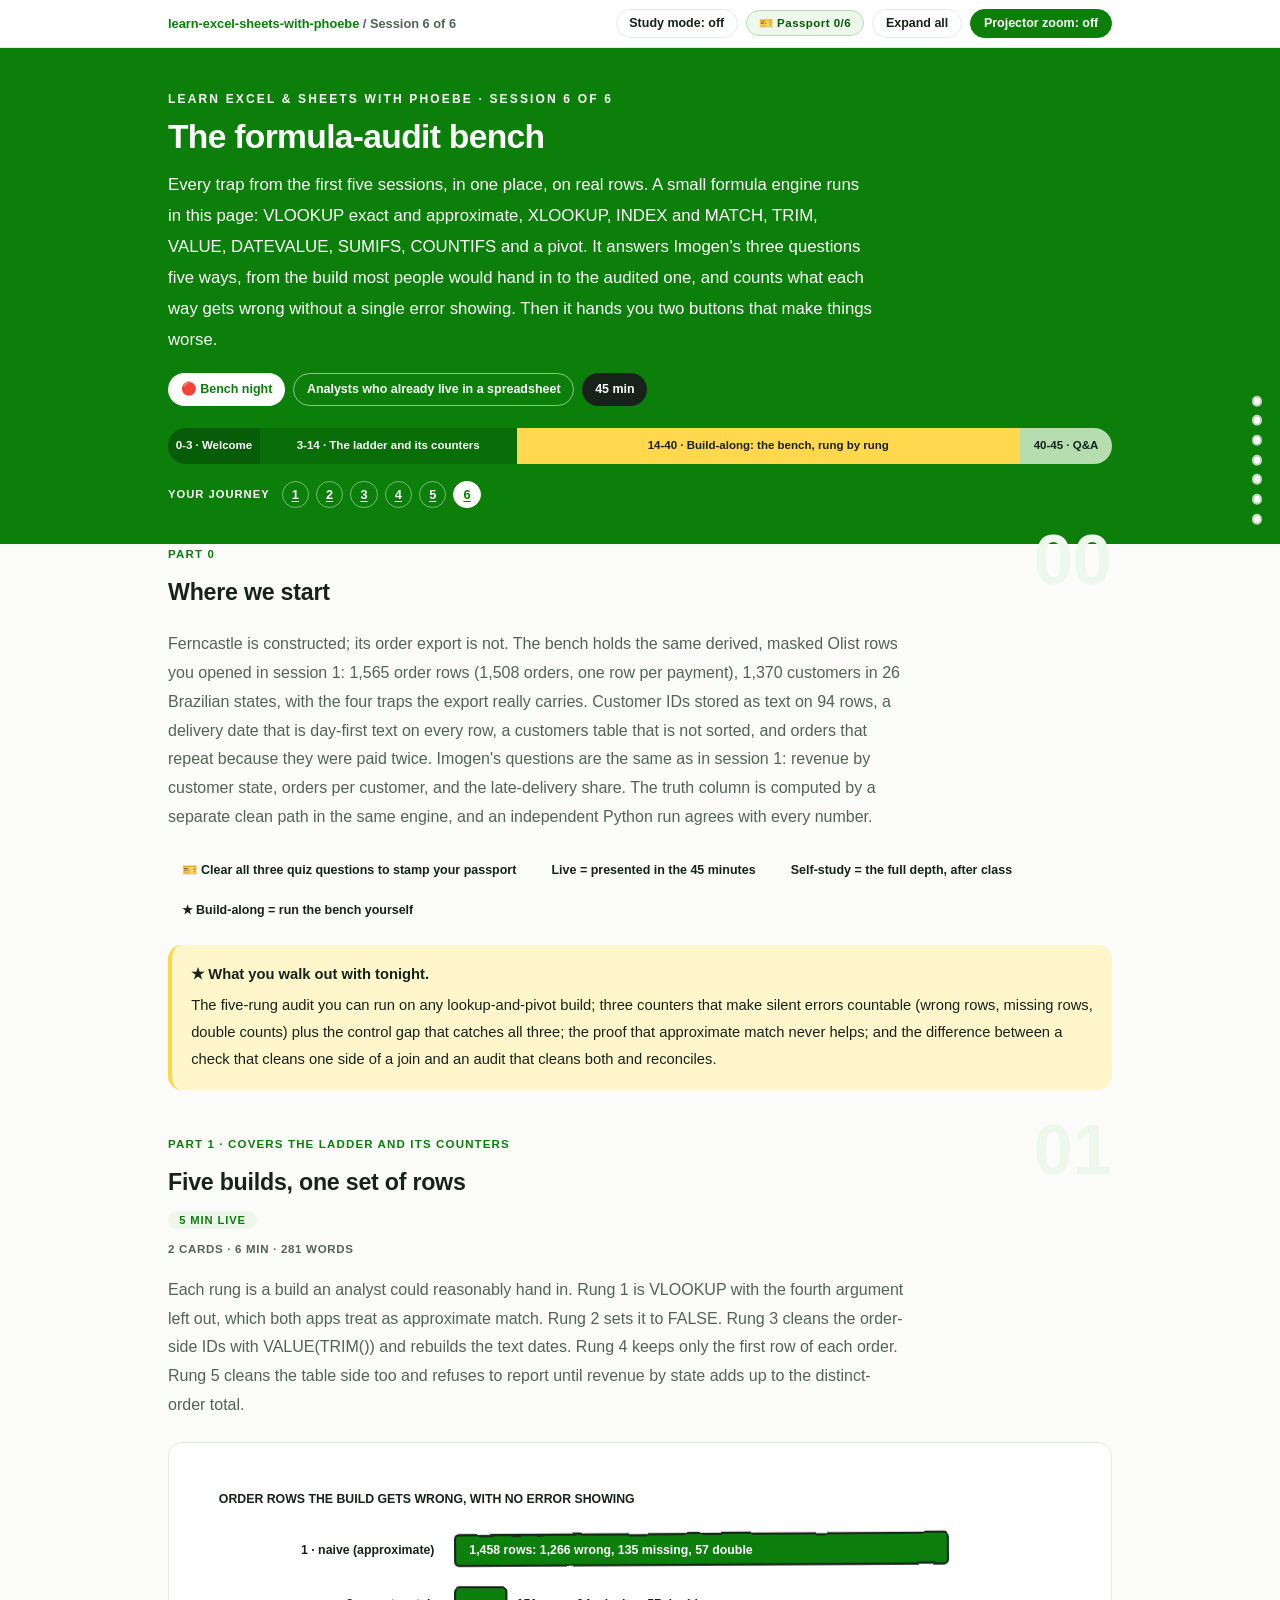
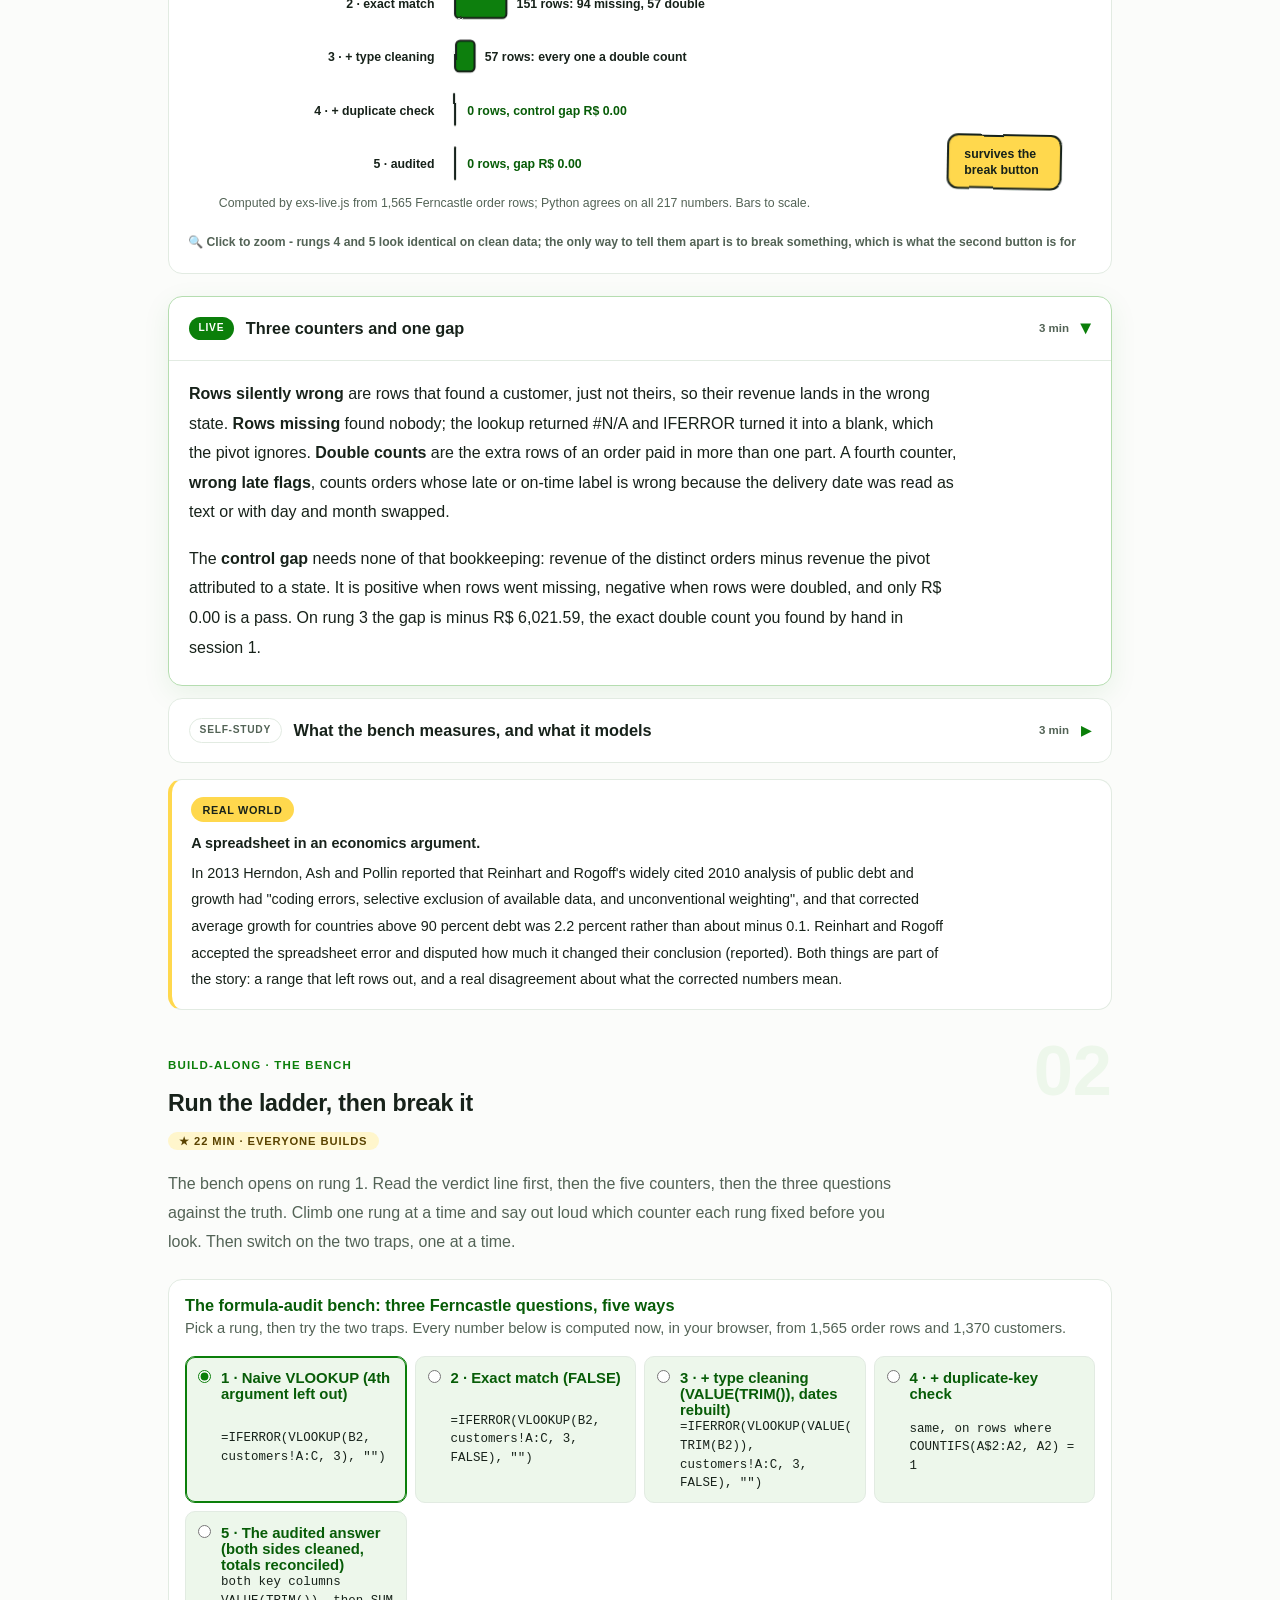
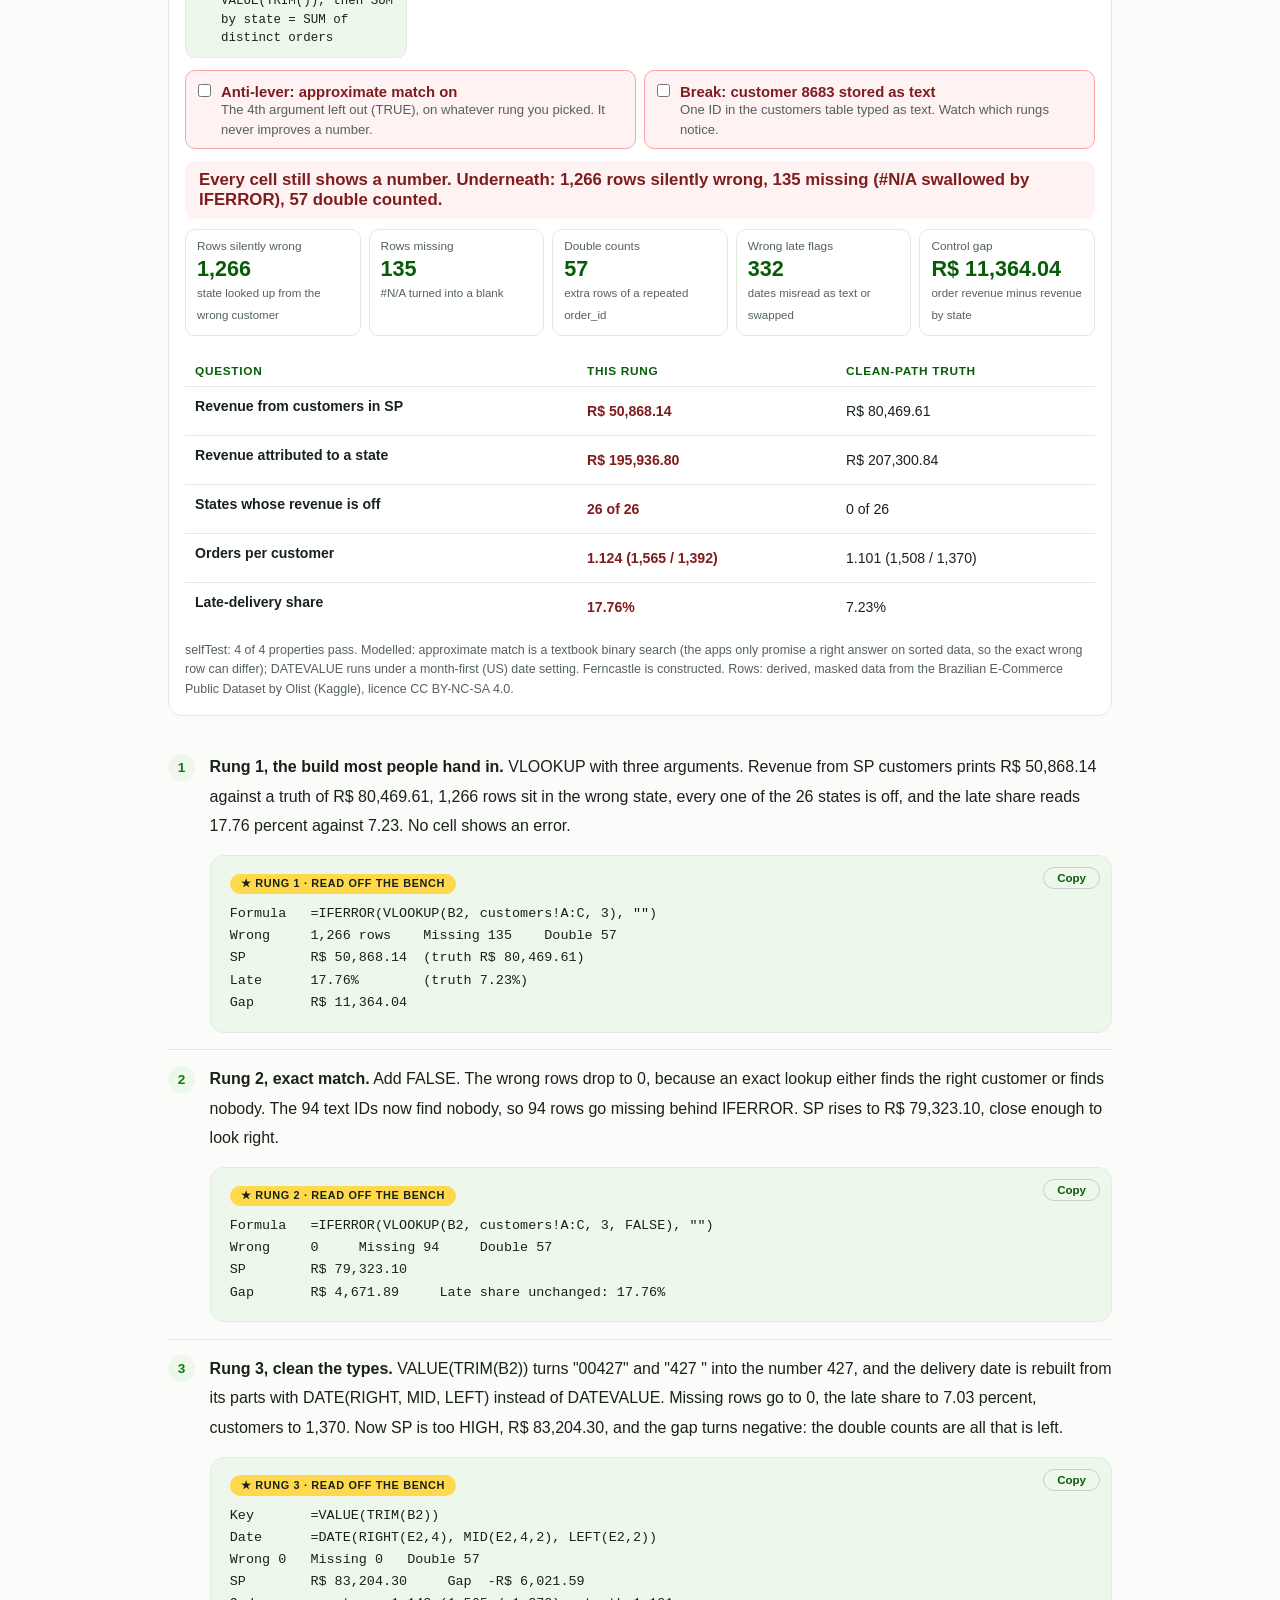
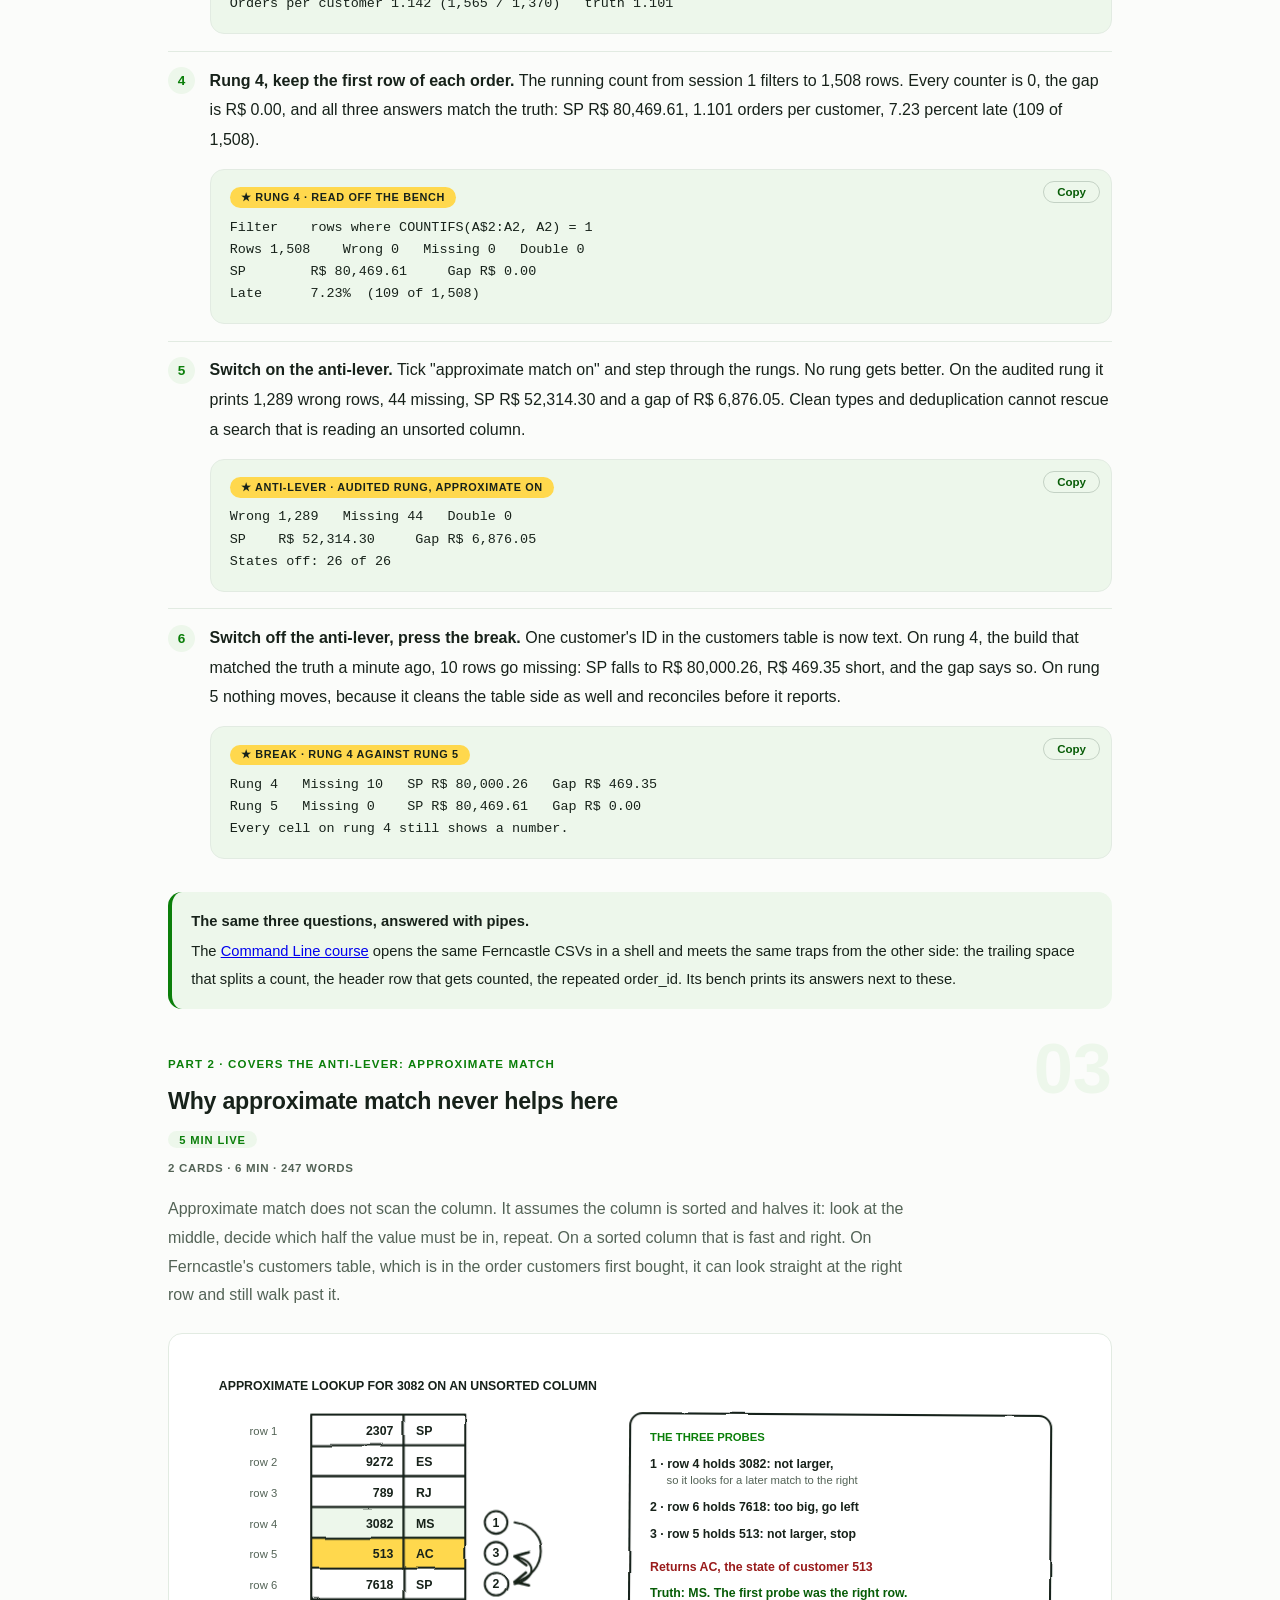
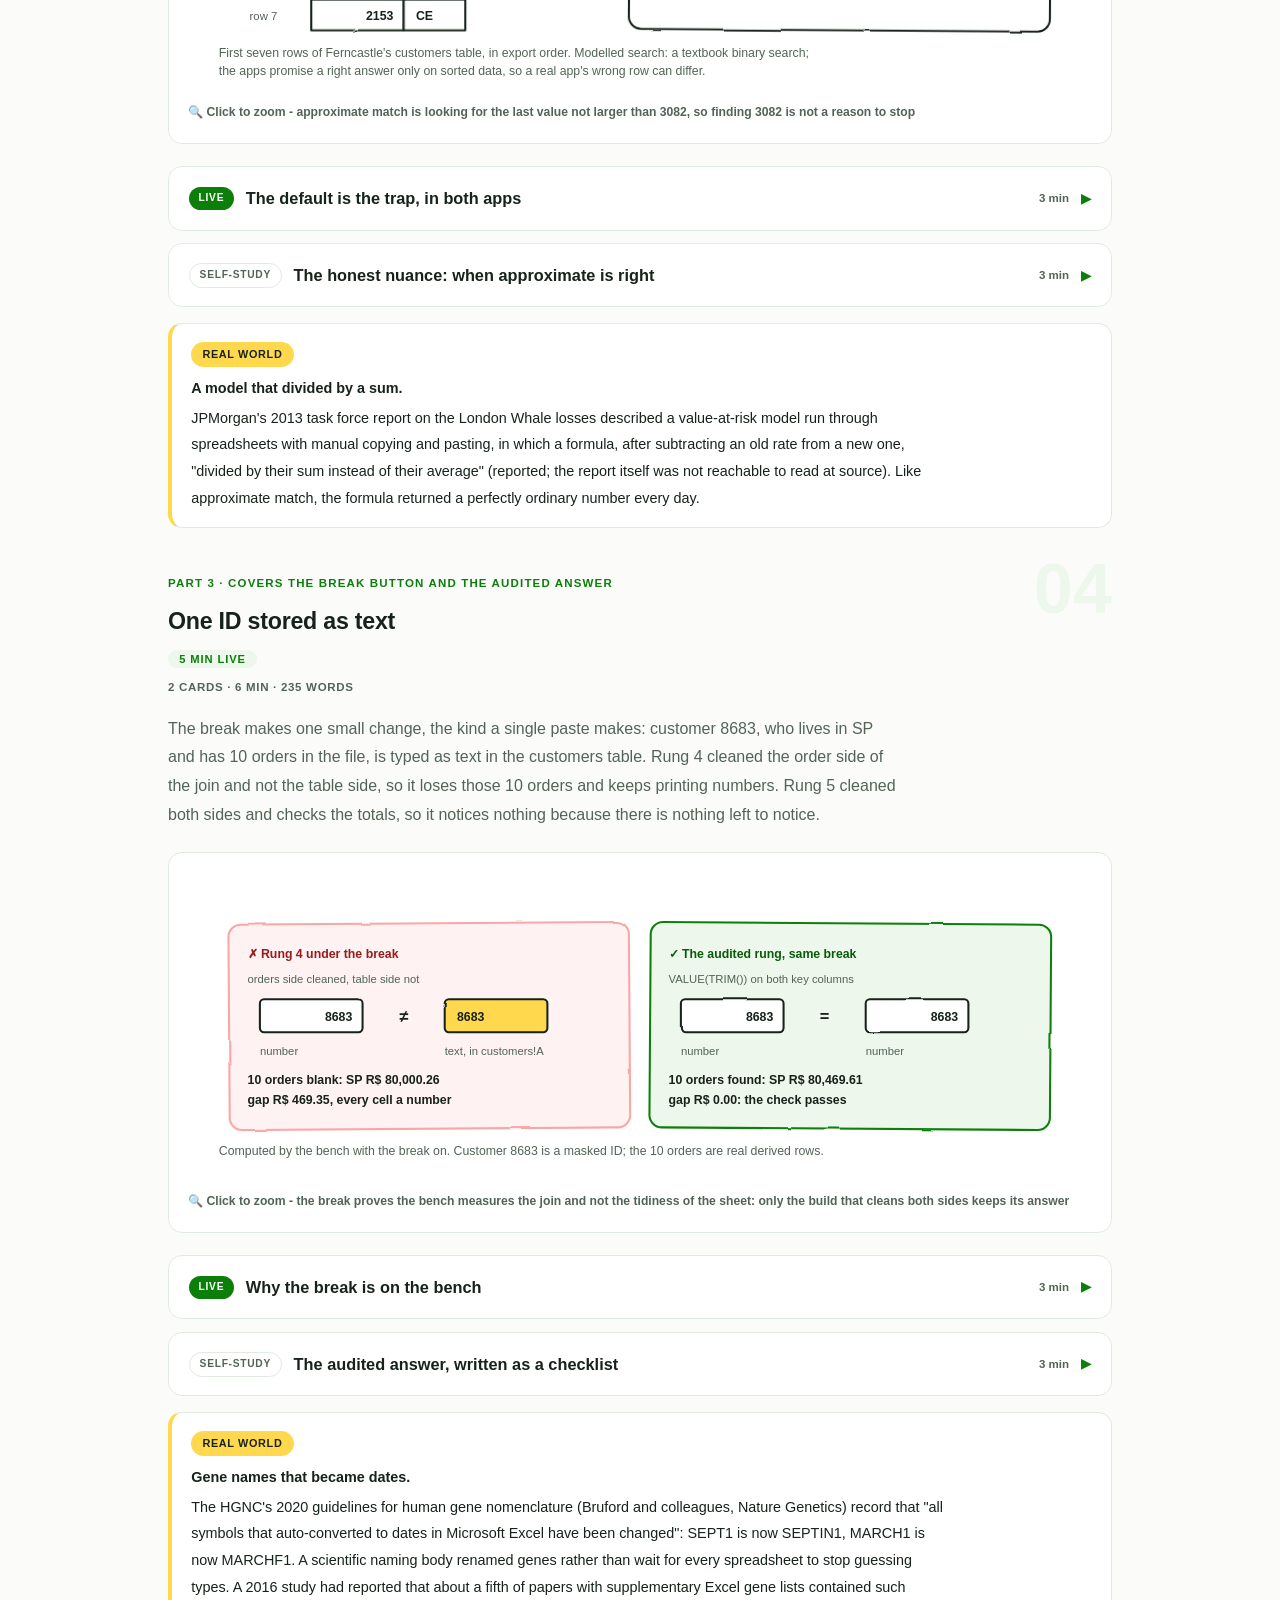
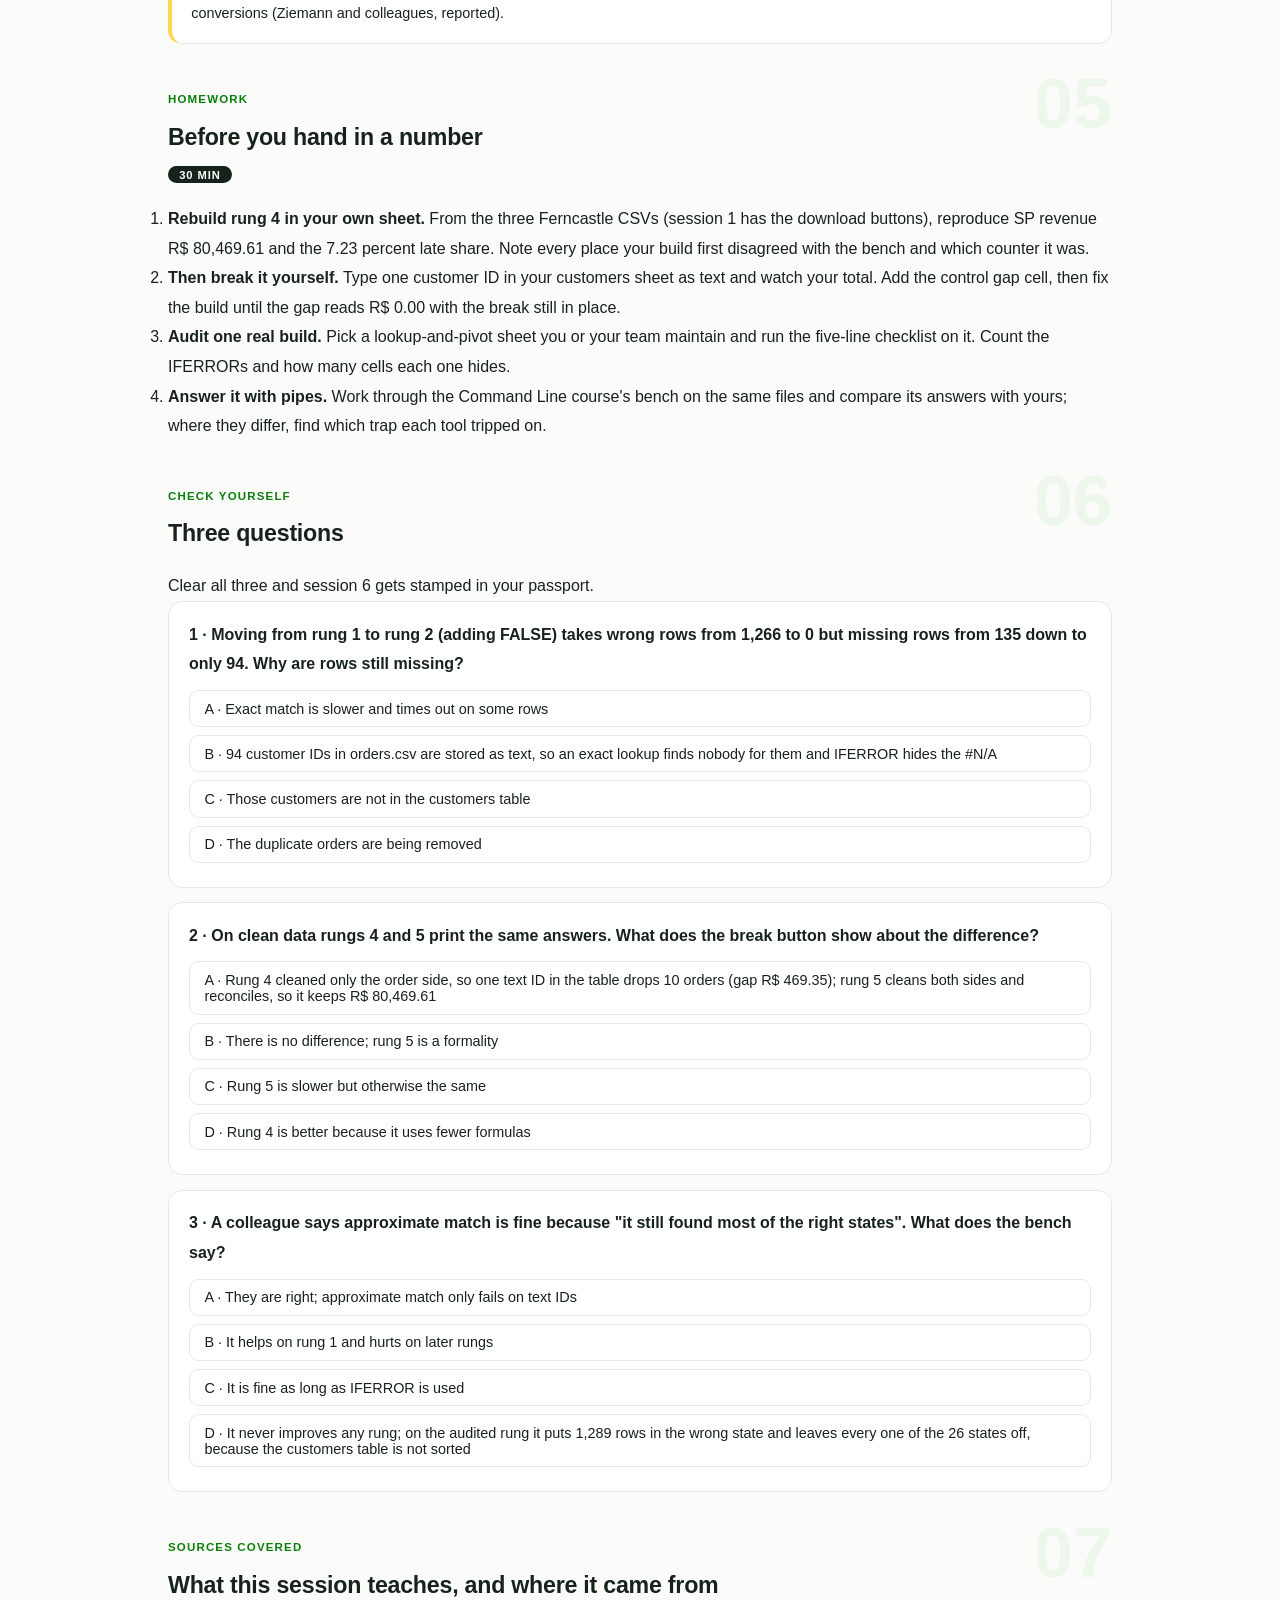
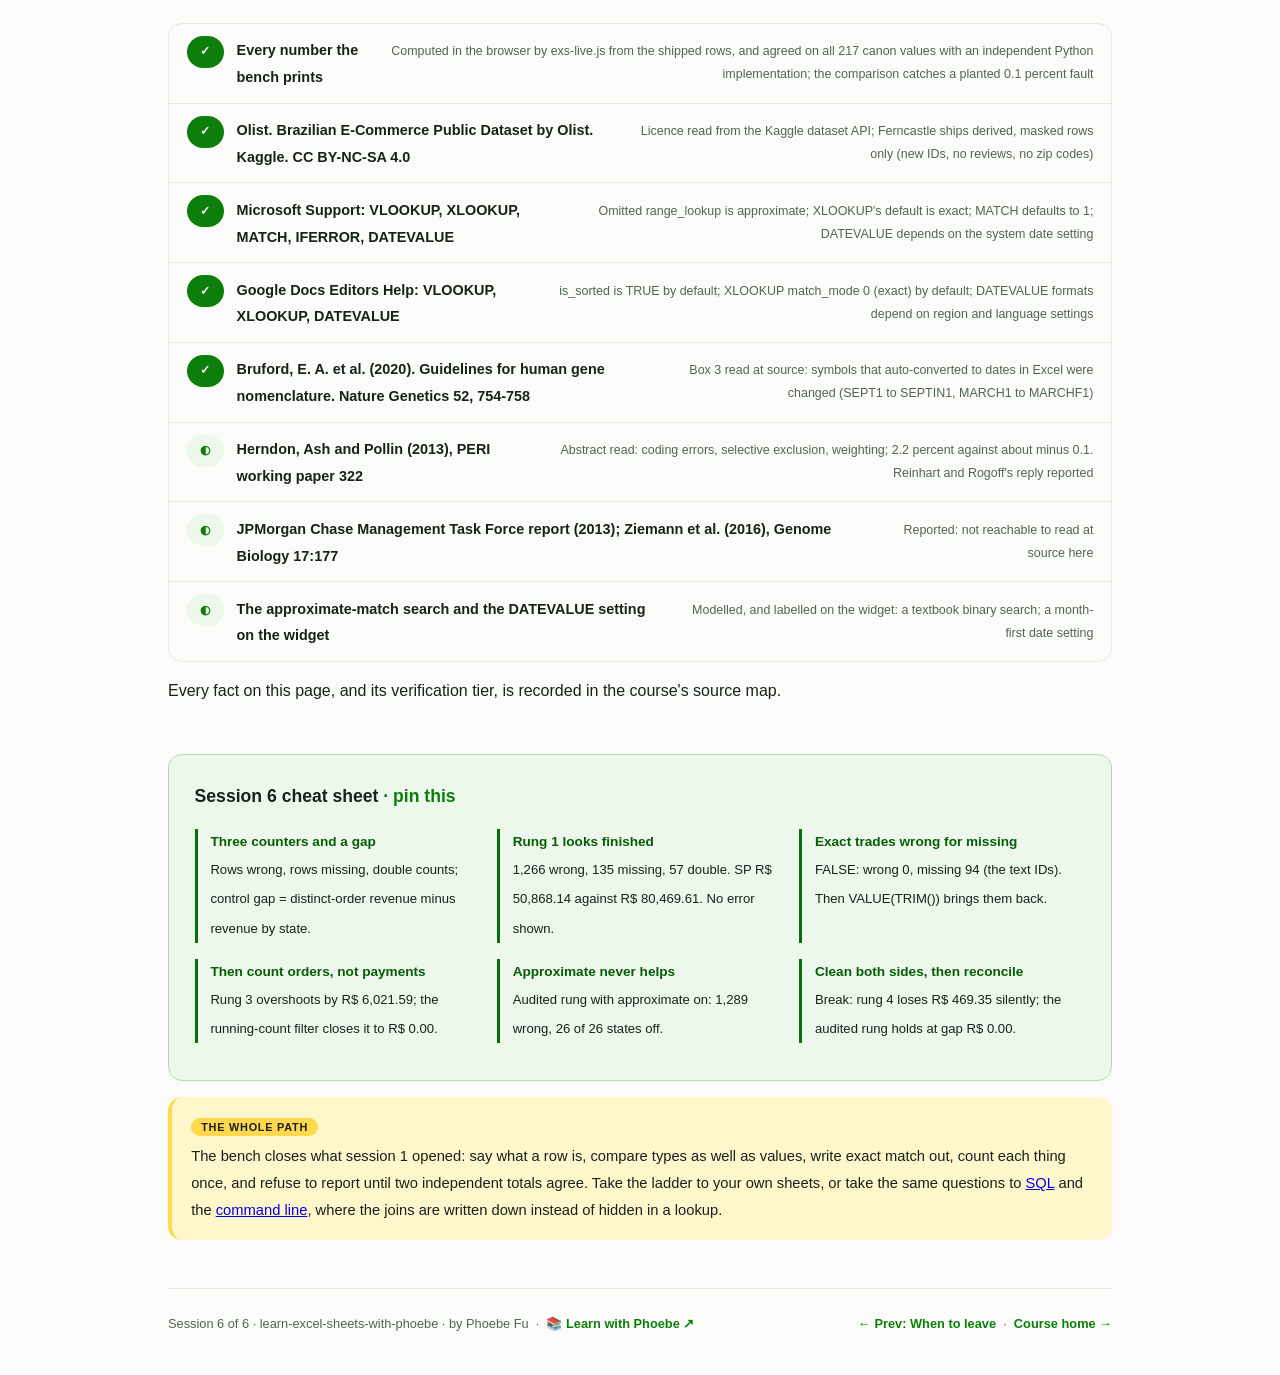
<file: courses/06-the-formula-audit-bench.html>
<!DOCTYPE html>
<html lang="en">
<head>
<meta charset="UTF-8">
<meta name="viewport" content="width=device-width, initial-scale=1.0">
<!-- social:start -->
<meta name="description" content="Session 6 of 6. A formula engine in the page runs Ferncastle's three questions over 1,565 real derived order rows, five ways, and counts what each way gets silently wrong: rows matched to the wrong customer, rows hidden by IFERROR, rows counted twice. With an anti-lever and a break button.">
<meta property="og:type" content="article">
<meta property="og:site_name" content="Learn with Phoebe">
<meta property="og:title" content="The formula-audit bench - learn excel and sheets with phoebe">
<meta property="og:description" content="Session 6 of 6. 1,266 rows silently wrong on the naive build, 0 on the audited one, computed in your browser.">
<meta property="og:url" content="https://phoebefu6.github.io/learn-excel-sheets-with-phoebe/courses/06-the-formula-audit-bench.html">
<meta property="og:image" content="https://phoebefu6.github.io/learn-excel-sheets-with-phoebe/assets/og-cover.png">
<meta property="og:image:width" content="1200">
<meta property="og:image:height" content="630">
<meta name="twitter:card" content="summary_large_image">
<meta name="twitter:title" content="The formula-audit bench - learn excel and sheets with phoebe">
<meta name="twitter:description" content="Session 6 of 6. Five rungs, two traps, three questions, every number computed from real derived rows.">
<meta name="twitter:image" content="https://phoebefu6.github.io/learn-excel-sheets-with-phoebe/assets/og-cover.png">
<!-- social:end -->
<title>Session 6 · The formula-audit bench - learn excel and sheets with phoebe</title>
<link rel="stylesheet" href="../assets/style.css?v=2">
</head>
<body>

<div class="toolbar">
  <div class="wrap">
    <span class="crumb"><a href="../index.html">learn-excel-sheets-with-phoebe</a> / Session 6 of 6</span>
    <button class="btn" id="toggle-all" type="button">Expand all</button>
    <button class="btn primary" id="zoom-toggle" type="button">Projector zoom: off</button>
  </div>
</div>

<header class="masthead">
  <div class="wrap">
    <div class="eyebrow">Learn Excel &amp; Sheets with Phoebe · Session 6 of 6</div>
    <h1>The <span class="accent">formula-audit</span> bench</h1>
    <p class="sub">Every trap from the first five sessions, in one place, on real rows. A small formula engine runs in this page: VLOOKUP exact and approximate, XLOOKUP, INDEX and MATCH, TRIM, VALUE, DATEVALUE, SUMIFS, COUNTIFS and a pivot. It answers Imogen's three questions five ways, from the build most people would hand in to the audited one, and counts what each way gets wrong without a single error showing. Then it hands you two buttons that make things worse.</p>
    <div class="chip-row">
      <span class="chip level">🔴 Bench night</span>
      <span class="chip audience">Analysts who already live in a spreadsheet</span>
      <span class="chip time">45 min</span>
    </div>
    <div class="agenda">
      <span class="a1" style="flex:1">0-3 · Welcome</span>
      <span class="a2" style="flex:3">3-14 · The ladder and its counters</span>
      <span class="a3" style="flex:6">14-40 · Build-along: the bench, rung by rung</span>
      <span class="a4" style="flex:1">40-45 · Q&amp;A</span>
    </div>
  </div>
</header>

<main class="wrap">

  <section class="section" id="intro">
    <div class="section-kicker">
      <span class="klabel">Part 0</span>
      <h2>Where we start</h2>
    </div>
    <p class="lede">Ferncastle is constructed; its order export is not. The bench holds the same derived, masked Olist rows you opened in session 1: 1,565 order rows (1,508 orders, one row per payment), 1,370 customers in 26 Brazilian states, with the four traps the export really carries. Customer IDs stored as text on 94 rows, a delivery date that is day-first text on every row, a customers table that is not sorted, and orders that repeat because they were paid twice. Imogen's questions are the same as in session 1: revenue by customer state, orders per customer, and the late-delivery share. The truth column is computed by a separate clean path in the same engine, and an independent Python run agrees with every number.</p>

    <div class="legend">
      <span class="pill">🎫 Clear all three quiz questions to stamp your passport</span>
      <span class="pill">Live = presented in the 45 minutes</span>
      <span class="pill">Self-study = the full depth, after class</span>
      <span class="pill">★ Build-along = run the bench yourself</span>
    </div>

    <div class="callout win">
      <p><strong>★ What you walk out with tonight.</strong> The five-rung audit you can run on any lookup-and-pivot build; three counters that make silent errors countable (wrong rows, missing rows, double counts) plus the control gap that catches all three; the proof that approximate match never helps; and the difference between a check that cleans one side of a join and an audit that cleans both and reconciles.</p>
    </div>
  </section>

  <section class="section" id="part-1">
    <div class="section-kicker">
      <span class="klabel">Part 1 · covers the ladder and its counters</span>
      <h2>Five builds, one set of rows</h2>
      <span class="tag concept">5 min live</span>
    </div>
    <p class="lede">Each rung is a build an analyst could reasonably hand in. Rung 1 is VLOOKUP with the fourth argument left out, which both apps treat as approximate match. Rung 2 sets it to FALSE. Rung 3 cleans the order-side IDs with VALUE(TRIM()) and rebuilds the text dates. Rung 4 keeps only the first row of each order. Rung 5 cleans the table side too and refuses to report until revenue by state adds up to the distinct-order total.</p>

    <figure class="zoomable">
      <svg viewBox="0 0 880 350" xmlns="http://www.w3.org/2000/svg" role="img" aria-label="Five hand-drawn bars, one per rung, showing order rows the build gets wrong without an error. Rung 1 naive approximate match: 1,458 rows, made of 1,266 matched to the wrong customer, 135 missing and 57 double counted. Rung 2 exact match: 151 rows, 94 missing and 57 double. Rung 3 with type cleaning: 57 rows, all double counts. Rung 4 with the duplicate check: 0 rows and a control gap of R$ 0.00. Rung 5 audited: 0 rows, and it also survives the break button.">
        <defs>
          <filter id="e6aSk" x="-3%" y="-3%" width="106%" height="106%"><feTurbulence type="fractalNoise" baseFrequency="0.02" numOctaves="2" seed="61" result="n"/><feDisplacementMap in="SourceGraphic" in2="n" scale="2.4" xChannelSelector="R" yChannelSelector="G"/></filter>
        </defs>
        <style>
          .e6aH { font: 800 12px Inter, sans-serif; fill: #17221A; }
          .e6aL { font: 600 12px Inter, sans-serif; fill: #17221A; }
          .e6aW { font: 800 12px Inter, sans-serif; fill: #FFFFFF; }
          .e6aB { font: 800 12px Inter, sans-serif; fill: #075C07; }
          .e6aS { font: 400 11px Inter, sans-serif; fill: #536356; }
          .e6aN { font: 400 12px Inter, sans-serif; fill: #536356; }
        </style>

        <g filter="url(#e6aSk)" fill="none" stroke="#17221A" stroke-width="2" stroke-linecap="round" stroke-linejoin="round">
          <rect x="260" y="70" width="480" height="30" rx="4" transform="rotate(-0.3 500 85)" fill="#0B7F0A"/>
          <rect x="260" y="122" width="50" height="30" rx="4" fill="#0B7F0A"/>
          <rect x="260" y="174" width="19" height="30" rx="4" fill="#0B7F0A"/>
          <path d="M260 226 L260 256"/>
          <path d="M260 278 L260 308"/>
          <rect x="740" y="266" width="110" height="52" rx="10" transform="rotate(1 795 292)" fill="#FFD84D"/>
        </g>

        <text class="e6aH" x="30" y="40">ORDER ROWS THE BUILD GETS WRONG, WITH NO ERROR SHOWING</text>
        <text class="e6aL" x="240" y="90" text-anchor="end">1 · naive (approximate)</text>
        <text class="e6aL" x="240" y="142" text-anchor="end">2 · exact match</text>
        <text class="e6aL" x="240" y="194" text-anchor="end">3 · + type cleaning</text>
        <text class="e6aL" x="240" y="246" text-anchor="end">4 · + duplicate check</text>
        <text class="e6aL" x="240" y="298" text-anchor="end">5 · audited</text>
        <text class="e6aW" x="274" y="90">1,458 rows: 1,266 wrong, 135 missing, 57 double</text>
        <text class="e6aL" x="320" y="142">151 rows: 94 missing, 57 double</text>
        <text class="e6aL" x="289" y="194">57 rows: every one a double count</text>
        <text class="e6aB" x="272" y="246">0 rows, control gap R$ 0.00</text>
        <text class="e6aB" x="272" y="298">0 rows, gap R$ 0.00</text>
        <text class="e6aL" x="756" y="288">survives the</text>
        <text class="e6aL" x="756" y="304">break button</text>

        <text class="e6aN" x="30" y="336">Computed by exs-live.js from 1,565 Ferncastle order rows; Python agrees on all 217 numbers. Bars to scale.</text>
      </svg>
      <figcaption>🔍 Click to zoom - rungs 4 and 5 look identical on clean data; the only way to tell them apart is to break something, which is what the second button is for</figcaption>
    </figure>

    <details class="card" open>
      <summary><span class="mode live">Live</span>Three counters and one gap<span class="mini">3 min</span><span class="caret">▶</span></summary>
      <div class="body">
        <p><strong>Rows silently wrong</strong> are rows that found a customer, just not theirs, so their revenue lands in the wrong state. <strong>Rows missing</strong> found nobody; the lookup returned #N/A and IFERROR turned it into a blank, which the pivot ignores. <strong>Double counts</strong> are the extra rows of an order paid in more than one part. A fourth counter, <strong>wrong late flags</strong>, counts orders whose late or on-time label is wrong because the delivery date was read as text or with day and month swapped.</p>
        <p>The <strong>control gap</strong> needs none of that bookkeeping: revenue of the distinct orders minus revenue the pivot attributed to a state. It is positive when rows went missing, negative when rows were doubled, and only R$ 0.00 is a pass. On rung 3 the gap is minus R$ 6,021.59, the exact double count you found by hand in session 1.</p>
      </div>
    </details>

    <details class="card">
      <summary><span class="mode self">Self-study</span>What the bench measures, and what it models<span class="mini">3 min</span><span class="caret">▶</span></summary>
      <div class="body">
        <p><strong>Measured:</strong> every count and total, computed from the shipped rows by the engine in this page, and agreed with an independent Python implementation on all 217 numbers the bench can print (five rungs, with and without each trap). A comparison script proves it can fail by catching a planted 0.1 percent change.</p>
        <p><strong>Modelled, and printed on the widget:</strong> approximate match is a textbook binary search over the lookup column. Microsoft says approximate match needs the first column sorted, and Google names the argument is_sorted; neither promises anything on unsorted data, so a real app on this unsorted table returns wrong rows too, but not necessarily the same wrong rows. DATEVALUE is modelled under a month-first (US) date setting, which is the setting that makes day-first text fail; Microsoft and Google both say the result depends on that setting.</p>
      </div>
    </details>

    <div class="callout example">
      <span class="ex-pill">Real world</span>
      <p><strong>A spreadsheet in an economics argument.</strong> In 2013 Herndon, Ash and Pollin reported that Reinhart and Rogoff's widely cited 2010 analysis of public debt and growth had "coding errors, selective exclusion of available data, and unconventional weighting", and that corrected average growth for countries above 90 percent debt was 2.2 percent rather than about minus 0.1. Reinhart and Rogoff accepted the spreadsheet error and disputed how much it changed their conclusion (reported). Both things are part of the story: a range that left rows out, and a real disagreement about what the corrected numbers mean.</p>
    </div>
  </section>

  <section class="section" id="bench">
    <div class="section-kicker">
      <span class="klabel">Build-along · the bench</span>
      <h2>Run the ladder, then break it</h2>
      <span class="tag demo">★ 22 min · everyone builds</span>
    </div>
    <p class="lede">The bench opens on rung 1. Read the verdict line first, then the five counters, then the three questions against the truth. Climb one rung at a time and say out loud which counter each rung fixed before you look. Then switch on the two traps, one at a time.</p>

    <div id="exs-bench" data-exs="bench" data-rung="0"></div>

    <div class="steps">
      <div class="step">
        <p><strong>Rung 1, the build most people hand in.</strong> VLOOKUP with three arguments. Revenue from SP customers prints R$ 50,868.14 against a truth of R$ 80,469.61, 1,266 rows sit in the wrong state, every one of the 26 states is off, and the late share reads 17.76 percent against 7.23. No cell shows an error.</p>
        <div class="prompt-box good"><span class="label">★ Rung 1 · read off the bench</span>Formula   =IFERROR(VLOOKUP(B2, customers!A:C, 3), "")
Wrong     1,266 rows    Missing 135    Double 57
SP        R$ 50,868.14  (truth R$ 80,469.61)
Late      17.76%        (truth 7.23%)
Gap       R$ 11,364.04</div>
      </div>
      <div class="step">
        <p><strong>Rung 2, exact match.</strong> Add FALSE. The wrong rows drop to 0, because an exact lookup either finds the right customer or finds nobody. The 94 text IDs now find nobody, so 94 rows go missing behind IFERROR. SP rises to R$ 79,323.10, close enough to look right.</p>
        <div class="prompt-box good"><span class="label">★ Rung 2 · read off the bench</span>Formula   =IFERROR(VLOOKUP(B2, customers!A:C, 3, FALSE), "")
Wrong     0     Missing 94     Double 57
SP        R$ 79,323.10
Gap       R$ 4,671.89     Late share unchanged: 17.76%</div>
      </div>
      <div class="step">
        <p><strong>Rung 3, clean the types.</strong> VALUE(TRIM(B2)) turns "00427" and "427 " into the number 427, and the delivery date is rebuilt from its parts with DATE(RIGHT, MID, LEFT) instead of DATEVALUE. Missing rows go to 0, the late share to 7.03 percent, customers to 1,370. Now SP is too HIGH, R$ 83,204.30, and the gap turns negative: the double counts are all that is left.</p>
        <div class="prompt-box good"><span class="label">★ Rung 3 · read off the bench</span>Key       =VALUE(TRIM(B2))
Date      =DATE(RIGHT(E2,4), MID(E2,4,2), LEFT(E2,2))
Wrong 0   Missing 0   Double 57
SP        R$ 83,204.30     Gap  -R$ 6,021.59
Orders per customer 1.142 (1,565 / 1,370)   truth 1.101</div>
      </div>
      <div class="step">
        <p><strong>Rung 4, keep the first row of each order.</strong> The running count from session 1 filters to 1,508 rows. Every counter is 0, the gap is R$ 0.00, and all three answers match the truth: SP R$ 80,469.61, 1.101 orders per customer, 7.23 percent late (109 of 1,508).</p>
        <div class="prompt-box good"><span class="label">★ Rung 4 · read off the bench</span>Filter    rows where COUNTIFS(A$2:A2, A2) = 1
Rows 1,508    Wrong 0   Missing 0   Double 0
SP        R$ 80,469.61     Gap R$ 0.00
Late      7.23%  (109 of 1,508)</div>
      </div>
      <div class="step">
        <p><strong>Switch on the anti-lever.</strong> Tick "approximate match on" and step through the rungs. No rung gets better. On the audited rung it prints 1,289 wrong rows, 44 missing, SP R$ 52,314.30 and a gap of R$ 6,876.05. Clean types and deduplication cannot rescue a search that is reading an unsorted column.</p>
        <div class="prompt-box good"><span class="label">★ Anti-lever · audited rung, approximate on</span>Wrong 1,289   Missing 44   Double 0
SP    R$ 52,314.30     Gap R$ 6,876.05
States off: 26 of 26</div>
      </div>
      <div class="step">
        <p><strong>Switch off the anti-lever, press the break.</strong> One customer's ID in the customers table is now text. On rung 4, the build that matched the truth a minute ago, 10 rows go missing: SP falls to R$ 80,000.26, R$ 469.35 short, and the gap says so. On rung 5 nothing moves, because it cleans the table side as well and reconciles before it reports.</p>
        <div class="prompt-box good"><span class="label">★ Break · rung 4 against rung 5</span>Rung 4   Missing 10   SP R$ 80,000.26   Gap R$ 469.35
Rung 5   Missing 0    SP R$ 80,469.61   Gap R$ 0.00
Every cell on rung 4 still shows a number.</div>
      </div>
    </div>

    <div class="callout tip">
      <p><strong>The same three questions, answered with pipes.</strong> The <a href="https://phoebefu6.github.io/learn-command-line-with-phoebe/">Command Line course</a> opens the same Ferncastle CSVs in a shell and meets the same traps from the other side: the trailing space that splits a count, the header row that gets counted, the repeated order_id. Its bench prints its answers next to these.</p>
    </div>
  </section>

  <section class="section" id="part-2">
    <div class="section-kicker">
      <span class="klabel">Part 2 · covers the anti-lever: approximate match</span>
      <h2>Why approximate match never helps here</h2>
      <span class="tag concept">5 min live</span>
    </div>
    <p class="lede">Approximate match does not scan the column. It assumes the column is sorted and halves it: look at the middle, decide which half the value must be in, repeat. On a sorted column that is fast and right. On Ferncastle's customers table, which is in the order customers first bought, it can look straight at the right row and still walk past it.</p>

    <figure class="zoomable">
      <svg viewBox="0 0 880 330" xmlns="http://www.w3.org/2000/svg" role="img" aria-label="The first seven rows of the customers table, unsorted: 2307 SP, 9272 ES, 789 RJ, 3082 MS, 513 AC, 7618 SP, 2153 CE. An approximate lookup for 3082 probes row 4 first and finds 3082 itself, which is not larger, so it keeps looking to the right; probe 2 lands on 7618, too big, so it goes left; probe 3 lands on 513, not larger, and the search ends there. It returns AC, the state of customer 513, instead of MS. The right row was the first one it looked at.">
        <defs>
          <filter id="e6bSk" x="-3%" y="-3%" width="106%" height="106%"><feTurbulence type="fractalNoise" baseFrequency="0.02" numOctaves="2" seed="67" result="n"/><feDisplacementMap in="SourceGraphic" in2="n" scale="2.4" xChannelSelector="R" yChannelSelector="G"/></filter>
          <marker id="e6bAr" viewBox="0 0 10 10" refX="9" refY="5" markerWidth="8" markerHeight="8" orient="auto"><path d="M1 1 L9 5 L1 9" fill="none" stroke="#17221A" stroke-width="1.6" stroke-linecap="round"/></marker>
        </defs>
        <style>
          .e6bH { font: 800 12px Inter, sans-serif; fill: #17221A; }
          .e6bA { font: 700 11px Inter, sans-serif; fill: #0B7F0A; }
          .e6bL { font: 600 12px Inter, sans-serif; fill: #17221A; }
          .e6bS { font: 400 11px Inter, sans-serif; fill: #536356; }
          .e6bG { font: 800 12px Inter, sans-serif; fill: #075C07; }
          .e6bR { font: 800 12px Inter, sans-serif; fill: #991B1B; }
          .e6bN { font: 400 12px Inter, sans-serif; fill: #536356; }
        </style>

        <g filter="url(#e6bSk)" fill="none" stroke="#17221A" stroke-width="2" stroke-linecap="round" stroke-linejoin="round">
          <rect x="120" y="60" width="90" height="30" fill="#FFFFFF"/>
          <rect x="210" y="60" width="60" height="30" fill="#FFFFFF"/>
          <rect x="120" y="90" width="90" height="30" fill="#FFFFFF"/>
          <rect x="210" y="90" width="60" height="30" fill="#FFFFFF"/>
          <rect x="120" y="120" width="90" height="30" fill="#FFFFFF"/>
          <rect x="210" y="120" width="60" height="30" fill="#FFFFFF"/>
          <rect x="120" y="150" width="90" height="30" fill="#EDF7EB"/>
          <rect x="210" y="150" width="60" height="30" fill="#EDF7EB"/>
          <rect x="120" y="180" width="90" height="30" fill="#FFD84D"/>
          <rect x="210" y="180" width="60" height="30" fill="#FFD84D"/>
          <rect x="120" y="210" width="90" height="30" fill="#FFFFFF"/>
          <rect x="210" y="210" width="60" height="30" fill="#FFFFFF"/>
          <rect x="120" y="240" width="90" height="30" fill="#FFFFFF"/>
          <rect x="210" y="240" width="60" height="30" fill="#FFFFFF"/>
          <circle cx="300" cy="165" r="11" fill="#FFFFFF"/>
          <circle cx="300" cy="225" r="11" fill="#FFFFFF"/>
          <circle cx="300" cy="195" r="11" fill="#FFFFFF"/>
          <path d="M318 165 C352 170 352 215 318 223" marker-end="url(#e6bAr)"/>
          <path d="M318 225 C340 220 340 202 318 198" marker-end="url(#e6bAr)"/>
          <rect x="430" y="60" width="410" height="210" rx="12" transform="rotate(0.4 635 165)" fill="#FFFFFF"/>
        </g>

        <text class="e6bH" x="30" y="36">APPROXIMATE LOOKUP FOR 3082 ON AN UNSORTED COLUMN</text>
        <text class="e6bS" x="60" y="80">row 1</text>
        <text class="e6bS" x="60" y="110">row 2</text>
        <text class="e6bS" x="60" y="140">row 3</text>
        <text class="e6bS" x="60" y="170">row 4</text>
        <text class="e6bS" x="60" y="200">row 5</text>
        <text class="e6bS" x="60" y="230">row 6</text>
        <text class="e6bS" x="60" y="260">row 7</text>
        <text class="e6bL" x="200" y="80" text-anchor="end">2307</text>
        <text class="e6bL" x="222" y="80">SP</text>
        <text class="e6bL" x="200" y="110" text-anchor="end">9272</text>
        <text class="e6bL" x="222" y="110">ES</text>
        <text class="e6bL" x="200" y="140" text-anchor="end">789</text>
        <text class="e6bL" x="222" y="140">RJ</text>
        <text class="e6bL" x="200" y="170" text-anchor="end">3082</text>
        <text class="e6bL" x="222" y="170">MS</text>
        <text class="e6bL" x="200" y="200" text-anchor="end">513</text>
        <text class="e6bL" x="222" y="200">AC</text>
        <text class="e6bL" x="200" y="230" text-anchor="end">7618</text>
        <text class="e6bL" x="222" y="230">SP</text>
        <text class="e6bL" x="200" y="260" text-anchor="end">2153</text>
        <text class="e6bL" x="222" y="260">CE</text>
        <text class="e6bL" x="300" y="169" text-anchor="middle">1</text>
        <text class="e6bL" x="300" y="199" text-anchor="middle">3</text>
        <text class="e6bL" x="300" y="229" text-anchor="middle">2</text>
        <text class="e6bA" x="450" y="86">THE THREE PROBES</text>
        <text class="e6bL" x="450" y="112">1 · row 4 holds 3082: not larger,</text>
        <text class="e6bS" x="466" y="128">so it looks for a later match to the right</text>
        <text class="e6bL" x="450" y="154">2 · row 6 holds 7618: too big, go left</text>
        <text class="e6bL" x="450" y="180">3 · row 5 holds 513: not larger, stop</text>
        <text class="e6bR" x="450" y="212">Returns AC, the state of customer 513</text>
        <text class="e6bG" x="450" y="238">Truth: MS. The first probe was the right row.</text>

        <text class="e6bN" x="30" y="296">First seven rows of Ferncastle's customers table, in export order. Modelled search: a textbook binary search;</text>
        <text class="e6bN" x="30" y="314">the apps promise a right answer only on sorted data, so a real app's wrong row can differ.</text>
      </svg>
      <figcaption>🔍 Click to zoom - approximate match is looking for the last value not larger than 3082, so finding 3082 is not a reason to stop</figcaption>
    </figure>

    <details class="card">
      <summary><span class="mode live">Live</span>The default is the trap, in both apps<span class="mini">3 min</span><span class="caret">▶</span></summary>
      <div class="body">
        <p>Microsoft's VLOOKUP page: if you leave range_lookup out, "the default value will always be TRUE or approximate match", and approximate match needs the first column sorted. Google's: "If is_sorted is not specified, it is TRUE by default". MATCH has the same shape; its match_type defaults to 1, the largest value less than or equal to the one you asked for. XLOOKUP is the exception: its default match mode is exact, in Excel and in Sheets, which is the strongest argument for it on any version that has it.</p>
        <p>So the anti-lever is not a weird setting someone has to choose. It is what you get by typing three arguments. On the bench it never improves a single number on any rung, which is the property that makes it an anti-lever and not a trade-off.</p>
      </div>
    </details>

    <details class="card">
      <summary><span class="mode self">Self-study</span>The honest nuance: when approximate is right<span class="mini">3 min</span><span class="caret">▶</span></summary>
      <div class="body">
        <p>Approximate match exists for a real job: banding. A sorted table of thresholds (0, 50, 100, 500) and a value of 73 should return the 50 band, and only an approximate search does that in one formula. The trap is using it on a key column, where "the nearest value not larger than this ID" means nothing at all.</p>
        <p>So the rule is not "never approximate". It is: exact for keys, always written out (FALSE, 0, or XLOOKUP's default), and approximate only on a column you have sorted on purpose and whose meaning is a threshold. On Ferncastle there is no such column, which is why the anti-lever has no good side here.</p>
      </div>
    </details>

    <div class="callout example">
      <span class="ex-pill">Real world</span>
      <p><strong>A model that divided by a sum.</strong> JPMorgan's 2013 task force report on the London Whale losses described a value-at-risk model run through spreadsheets with manual copying and pasting, in which a formula, after subtracting an old rate from a new one, "divided by their sum instead of their average" (reported; the report itself was not reachable to read at source). Like approximate match, the formula returned a perfectly ordinary number every day.</p>
    </div>
  </section>

  <section class="section" id="part-3">
    <div class="section-kicker">
      <span class="klabel">Part 3 · covers the break button and the audited answer</span>
      <h2>One ID stored as text</h2>
      <span class="tag concept">5 min live</span>
    </div>
    <p class="lede">The break makes one small change, the kind a single paste makes: customer 8683, who lives in SP and has 10 orders in the file, is typed as text in the customers table. Rung 4 cleaned the order side of the join and not the table side, so it loses those 10 orders and keeps printing numbers. Rung 5 cleaned both sides and checks the totals, so it notices nothing because there is nothing left to notice.</p>

    <figure class="zoomable">
      <svg viewBox="0 0 880 300" xmlns="http://www.w3.org/2000/svg" role="img" aria-label="Two panels. Left, marked wrong, rung 4 under the break: the orders side holds 8683 as a number, the customers table holds 8683 as text, and the two do not match, so 10 orders become blank and SP revenue prints R$ 80,000.26 with a control gap of R$ 469.35 while every cell still shows a number. Right, marked right, the audited rung: VALUE(TRIM()) is applied to both key columns, both sides are the number 8683, the 10 orders are found, SP prints R$ 80,469.61 and the gap is R$ 0.00.">
        <defs>
          <filter id="e6cSk" x="-3%" y="-3%" width="106%" height="106%"><feTurbulence type="fractalNoise" baseFrequency="0.02" numOctaves="2" seed="71" result="n"/><feDisplacementMap in="SourceGraphic" in2="n" scale="2.4" xChannelSelector="R" yChannelSelector="G"/></filter>
        </defs>
        <style>
          .e6cR { font: 800 12px Inter, sans-serif; fill: #991B1B; }
          .e6cG { font: 800 12px Inter, sans-serif; fill: #075C07; }
          .e6cL { font: 600 12px Inter, sans-serif; fill: #17221A; }
          .e6cS { font: 400 11px Inter, sans-serif; fill: #536356; }
          .e6cX { font: 800 16px Inter, sans-serif; fill: #17221A; }
          .e6cN { font: 400 12px Inter, sans-serif; fill: #536356; }
        </style>

        <g filter="url(#e6cSk)" fill="none" stroke="#17221A" stroke-width="2" stroke-linecap="round" stroke-linejoin="round">
          <rect x="40" y="50" width="390" height="200" rx="12" transform="rotate(-0.4 235 150)" fill="#FEF2F2" stroke="#FCA5A5"/>
          <rect x="70" y="124" width="100" height="32" rx="4" fill="#FFFFFF"/>
          <rect x="250" y="124" width="100" height="32" rx="4" fill="#FFD84D"/>
          <rect x="450" y="50" width="390" height="200" rx="12" transform="rotate(0.4 645 150)" fill="#EDF7EB" stroke="#0B7F0A"/>
          <rect x="480" y="124" width="100" height="32" rx="4" fill="#FFFFFF"/>
          <rect x="660" y="124" width="100" height="32" rx="4" fill="#FFFFFF"/>
        </g>

        <text class="e6cR" x="58" y="84">✗ Rung 4 under the break</text>
        <text class="e6cS" x="58" y="108">orders side cleaned, table side not</text>
        <text class="e6cL" x="160" y="145" text-anchor="end">8683</text>
        <text class="e6cX" x="210" y="146" text-anchor="middle">≠</text>
        <text class="e6cL" x="262" y="145">8683</text>
        <text class="e6cS" x="70" y="178">number</text>
        <text class="e6cS" x="250" y="178">text, in customers!A</text>
        <text class="e6cL" x="58" y="206">10 orders blank: SP R$ 80,000.26</text>
        <text class="e6cL" x="58" y="226">gap R$ 469.35, every cell a number</text>

        <text class="e6cG" x="468" y="84">✓ The audited rung, same break</text>
        <text class="e6cS" x="468" y="108">VALUE(TRIM()) on both key columns</text>
        <text class="e6cL" x="570" y="145" text-anchor="end">8683</text>
        <text class="e6cX" x="620" y="146" text-anchor="middle">=</text>
        <text class="e6cL" x="750" y="145" text-anchor="end">8683</text>
        <text class="e6cS" x="480" y="178">number</text>
        <text class="e6cS" x="660" y="178">number</text>
        <text class="e6cL" x="468" y="206">10 orders found: SP R$ 80,469.61</text>
        <text class="e6cL" x="468" y="226">gap R$ 0.00: the check passes</text>

        <text class="e6cN" x="30" y="276">Computed by the bench with the break on. Customer 8683 is a masked ID; the 10 orders are real derived rows.</text>
      </svg>
      <figcaption>🔍 Click to zoom - the break proves the bench measures the join and not the tidiness of the sheet: only the build that cleans both sides keeps its answer</figcaption>
    </figure>

    <details class="card">
      <summary><span class="mode live">Live</span>Why the break is on the bench<span class="mini">3 min</span><span class="caret">▶</span></summary>
      <div class="body">
        <p>Without it, rungs 4 and 5 print identical numbers and the audit looks like ceremony. The break separates a build that happens to be right on today's file from a build that stays right when the file changes. Cleaning the side you suspect is a fix; cleaning both sides and reconciling is an audit.</p>
        <p>Read what the break does to the earlier rungs too. Rung 2 goes from 94 missing rows to 103, rung 3 from 0 to 10. On rung 1 it changes nothing at all, because approximate match was already returning wrong rows for that customer. A build that is broken everywhere does not get any more broken, which is one more reason a single "looks fine" never tells you much.</p>
      </div>
    </details>

    <details class="card">
      <summary><span class="mode self">Self-study</span>The audited answer, written as a checklist<span class="mini">3 min</span><span class="caret">▶</span></summary>
      <div class="body">
        <p>Five lines, in order, on any lookup-and-pivot build. Grain and key of every table written down (session 1). Exact match written out on every lookup (session 2). Both key columns brought to one type, and dates rebuilt from their parts rather than guessed by DATEVALUE (session 3). One row per thing you count before you count it (sessions 1 and 4). And a reconciliation that must read zero before the number leaves your hands.</p>
        <p>IFERROR stays allowed, but only after the reconciliation passes, and with a count of how many cells it is hiding printed next to the result. A blank that nobody counted is the most expensive cell in the sheet.</p>
      </div>
    </details>

    <div class="callout example">
      <span class="ex-pill">Real world</span>
      <p><strong>Gene names that became dates.</strong> The HGNC's 2020 guidelines for human gene nomenclature (Bruford and colleagues, Nature Genetics) record that "all symbols that auto-converted to dates in Microsoft Excel have been changed": SEPT1 is now SEPTIN1, MARCH1 is now MARCHF1. A scientific naming body renamed genes rather than wait for every spreadsheet to stop guessing types. A 2016 study had reported that about a fifth of papers with supplementary Excel gene lists contained such conversions (Ziemann and colleagues, reported).</p>
    </div>
  </section>

  <section class="section" id="exercise">
    <div class="section-kicker">
      <span class="klabel">Homework</span>
      <h2>Before you hand in a number</h2>
      <span class="tag exercise">30 min</span>
    </div>
    <ol>
      <li><strong>Rebuild rung 4 in your own sheet.</strong> From the three Ferncastle CSVs (session 1 has the download buttons), reproduce SP revenue R$ 80,469.61 and the 7.23 percent late share. Note every place your build first disagreed with the bench and which counter it was.</li>
      <li><strong>Then break it yourself.</strong> Type one customer ID in your customers sheet as text and watch your total. Add the control gap cell, then fix the build until the gap reads R$ 0.00 with the break still in place.</li>
      <li><strong>Audit one real build.</strong> Pick a lookup-and-pivot sheet you or your team maintain and run the five-line checklist on it. Count the IFERRORs and how many cells each one hides.</li>
      <li><strong>Answer it with pipes.</strong> Work through the Command Line course's bench on the same files and compare its answers with yours; where they differ, find which trap each tool tripped on.</li>
    </ol>
  </section>

  <section class="section" id="quiz">
    <div class="section-kicker">
      <span class="klabel">Check yourself</span>
      <h2>Three questions</h2>
    </div>
    <p>Clear all three and session 6 gets stamped in your passport.</p>

    <div class="quiz-q" data-answer="1">
      <p class="qtext">1 · Moving from rung 1 to rung 2 (adding FALSE) takes wrong rows from 1,266 to 0 but missing rows from 135 down to only 94. Why are rows still missing?</p>
      <button class="qopt" type="button">A · Exact match is slower and times out on some rows</button>
      <button class="qopt" type="button">B · 94 customer IDs in orders.csv are stored as text, so an exact lookup finds nobody for them and IFERROR hides the #N/A</button>
      <button class="qopt" type="button">C · Those customers are not in the customers table</button>
      <button class="qopt" type="button">D · The duplicate orders are being removed</button>
      <p class="qwhy">Exact match either finds the right customer or nobody. The 67 zero-padded and 27 trailing-space IDs are text, the table holds numbers, so they find nobody until rung 3 applies VALUE(TRIM()). Every one of those customers is in the table.</p>
    </div>

    <div class="quiz-q" data-answer="0">
      <p class="qtext">2 · On clean data rungs 4 and 5 print the same answers. What does the break button show about the difference?</p>
      <button class="qopt" type="button">A · Rung 4 cleaned only the order side, so one text ID in the table drops 10 orders (gap R$ 469.35); rung 5 cleans both sides and reconciles, so it keeps R$ 80,469.61</button>
      <button class="qopt" type="button">B · There is no difference; rung 5 is a formality</button>
      <button class="qopt" type="button">C · Rung 5 is slower but otherwise the same</button>
      <button class="qopt" type="button">D · Rung 4 is better because it uses fewer formulas</button>
      <p class="qwhy">Identical answers on one file do not mean identical builds. The break changes the file the way a single paste does, and only the build that cleans both sides of the join and checks its totals keeps the right answer.</p>
    </div>

    <div class="quiz-q" data-answer="3">
      <p class="qtext">3 · A colleague says approximate match is fine because "it still found most of the right states". What does the bench say?</p>
      <button class="qopt" type="button">A · They are right; approximate match only fails on text IDs</button>
      <button class="qopt" type="button">B · It helps on rung 1 and hurts on later rungs</button>
      <button class="qopt" type="button">C · It is fine as long as IFERROR is used</button>
      <button class="qopt" type="button">D · It never improves any rung; on the audited rung it puts 1,289 rows in the wrong state and leaves every one of the 26 states off, because the customers table is not sorted</button>
      <p class="qwhy">Approximate match reads the column as if it were sorted. On an unsorted key column it returns some customer's state for most rows, which is why the cells look plausible. It is the right tool for sorted threshold bands, not for keys.</p>
    </div>

    <p class="quiz-score"></p>
  </section>

  <section class="section" id="official">
    <div class="section-kicker">
      <span class="klabel">Sources covered</span>
      <h2>What this session teaches, and where it came from</h2>
    </div>
    <div class="covered">
      <div class="covered-row"><span class="status pill solid">✓</span><span class="name">Every number the bench prints</span><span class="note">Computed in the browser by exs-live.js from the shipped rows, and agreed on all 217 canon values with an independent Python implementation; the comparison catches a planted 0.1 percent fault</span></div>
      <div class="covered-row"><span class="status pill solid">✓</span><span class="name">Olist. Brazilian E-Commerce Public Dataset by Olist. Kaggle. CC BY-NC-SA 4.0</span><span class="note">Licence read from the Kaggle dataset API; Ferncastle ships derived, masked rows only (new IDs, no reviews, no zip codes)</span></div>
      <div class="covered-row"><span class="status pill solid">✓</span><span class="name">Microsoft Support: VLOOKUP, XLOOKUP, MATCH, IFERROR, DATEVALUE</span><span class="note">Omitted range_lookup is approximate; XLOOKUP's default is exact; MATCH defaults to 1; DATEVALUE depends on the system date setting</span></div>
      <div class="covered-row"><span class="status pill solid">✓</span><span class="name">Google Docs Editors Help: VLOOKUP, XLOOKUP, DATEVALUE</span><span class="note">is_sorted is TRUE by default; XLOOKUP match_mode 0 (exact) by default; DATEVALUE formats depend on region and language settings</span></div>
      <div class="covered-row"><span class="status pill solid">✓</span><span class="name">Bruford, E. A. et al. (2020). Guidelines for human gene nomenclature. Nature Genetics 52, 754-758</span><span class="note">Box 3 read at source: symbols that auto-converted to dates in Excel were changed (SEPT1 to SEPTIN1, MARCH1 to MARCHF1)</span></div>
      <div class="covered-row"><span class="status pill light">◐</span><span class="name">Herndon, Ash and Pollin (2013), PERI working paper 322</span><span class="note">Abstract read: coding errors, selective exclusion, weighting; 2.2 percent against about minus 0.1. Reinhart and Rogoff's reply reported</span></div>
      <div class="covered-row"><span class="status pill light">◐</span><span class="name">JPMorgan Chase Management Task Force report (2013); Ziemann et al. (2016), Genome Biology 17:177</span><span class="note">Reported: not reachable to read at source here</span></div>
      <div class="covered-row"><span class="status pill light">◐</span><span class="name">The approximate-match search and the DATEVALUE setting on the widget</span><span class="note">Modelled, and labelled on the widget: a textbook binary search; a month-first date setting</span></div>
    </div>
    <p class="mono" style="margin-top:14px">Every fact on this page, and its verification tier, is recorded in the course's source map.</p>
  </section>

  <section class="cheat" id="cheatsheet">
    <h3>Session 6 cheat sheet <span>· pin this</span></h3>
    <div class="grid-2">
      <div class="cheat-item"><b>Three counters and a gap</b><span>Rows wrong, rows missing, double counts; control gap = distinct-order revenue minus revenue by state.</span></div>
      <div class="cheat-item"><b>Rung 1 looks finished</b><span>1,266 wrong, 135 missing, 57 double. SP R$ 50,868.14 against R$ 80,469.61. No error shown.</span></div>
      <div class="cheat-item"><b>Exact trades wrong for missing</b><span>FALSE: wrong 0, missing 94 (the text IDs). Then VALUE(TRIM()) brings them back.</span></div>
      <div class="cheat-item"><b>Then count orders, not payments</b><span>Rung 3 overshoots by R$ 6,021.59; the running-count filter closes it to R$ 0.00.</span></div>
      <div class="cheat-item"><b>Approximate never helps</b><span>Audited rung with approximate on: 1,289 wrong, 26 of 26 states off.</span></div>
      <div class="cheat-item"><b>Clean both sides, then reconcile</b><span>Break: rung 4 loses R$ 469.35 silently; the audited rung holds at gap R$ 0.00.</span></div>
    </div>
  </section>

  <div class="callout next">
    <span class="nx-pill">The whole path</span>
    <p>The bench closes what session 1 opened: say what a row is, compare types as well as values, write exact match out, count each thing once, and refuse to report until two independent totals agree. Take the ladder to your own sheets, or take the same questions to <a href="https://phoebefu6.github.io/learn-sql-with-phoebe/">SQL</a> and the <a href="https://phoebefu6.github.io/learn-command-line-with-phoebe/">command line</a>, where the joins are written down instead of hidden in a lookup.</p>
  </div>

  <footer class="pagefoot">
    <span>Session 6 of 6 · learn-excel-sheets-with-phoebe · by Phoebe Fu &nbsp;·&nbsp; 📚 <a href="https://phoebefu6.github.io/learn-with-phoebe/">Learn with Phoebe ↗</a></span>
    <span><a href="05-when-to-leave.html">← Prev: When to leave</a> &nbsp;·&nbsp; <a href="../index.html">Course home →</a></span>
  </footer>

</main>

<script src="../assets/exs-data.js?v=1"></script>
<script src="../assets/exs-live.js?v=1"></script>
<script src="../assets/app.js?v=2"></script>
</body>
</html>
</file>
<file: assets/style.css>
/* learn-excel-sheets-with-phoebe - editorial bold design system
   Accent: grid green #0B7F0A · Deep #075C07 · Mid #096D08 · Contrast: cell-highlight yellow #FFD84D (fill only, dark ink on it)
   (CSS var names still read --indigo/--amber; they hold grid green and cell-highlight yellow.)
   The --state-* tokens mark error cells and checks (red = wrong or missing, green = reconciled), never the palette.
   Light surfaces only: the code box and the lightbox scrim are light tints. */

:root {
  --indigo: #0B7F0A;
  --indigo-deep: #075C07;
  --indigo-mid: #096D08;
  --indigo-soft: #B5DDB0;
  --indigo-50: #EDF7EB;
  --ink: #17221A;
  --muted: #536356;
  --faint: #C3D1C4;
  --hairline: #E2EBE2;
  --clay: #FFD84D;
  --clay-ink: #5A4300;
  --amber: #FFD84D;
  --amber-ink: #5A4300;
  --amber-50: #FFF6CC;
  --paper: #FBFCFA;
  --code-bg: #EDF7EB;
  --code-ink: #17221A;
  --scrim-rgb: 248,251,247;
  --shadow-rgb: 11,127,10;
  --state-red: #B42318;
  --state-red-50: #FDE8E6;
  --state-amber: #E8A317;
  --state-amber-50: #FFF3D1;
  --state-green: #1E9E5A;
  --state-green-50: #DCF5E6;
  --radius: 14px;
}

* { margin: 0; padding: 0; box-sizing: border-box; }

html { font-size: 16px; scroll-behavior: smooth; }
html.zoom-125 { font-size: 20px; }
html.zoom-150 { font-size: 24px; }

body {
  font-family: "Inter", -apple-system, BlinkMacSystemFont, "Segoe UI", Roboto, sans-serif;
  background: var(--paper);
  color: var(--ink);
  line-height: 1.85;
  font-feature-settings: "tnum";
}

.wrap { max-width: 62rem; margin: 0 auto; padding: 0 1.5rem; }

/* ---------- header band ---------- */
.masthead {
  background: var(--indigo);
  color: #fff;
  padding: 2.5rem 0 2.25rem;
}
.masthead .eyebrow {
  font-size: .75rem;
  letter-spacing: .18em;
  text-transform: uppercase;
  opacity: 1;
  font-weight: 600;
}
.masthead h1 {
  font-size: 2.1rem;
  line-height: 1.15;
  font-weight: 800;
  margin: .5rem 0 .75rem;
  letter-spacing: -.02em;
}
.masthead h1 .accent { color: inherit; }
.masthead .sub { font-size: 1.05rem; opacity: 1; max-width: 44rem; }

.chip-row { display: flex; flex-wrap: wrap; gap: .5rem; margin-top: 1.1rem; }
.chip {
  display: inline-flex;
  align-items: center;
  gap: .35rem;
  border-radius: 999px;
  padding: .25rem .8rem;
  font-size: .78rem;
  font-weight: 600;
  white-space: nowrap;
}
.chip.level { background: #fff; color: var(--indigo); }
.chip.audience { background: rgba(255,255,255,.08); color: #fff; border: 1px solid rgba(255,255,255,.35); }
.chip.time { background: var(--ink); color: #fff; font-variant-numeric: tabular-nums; }


/* ---------- agenda band ----------
   Recovered 2026-09-02. These six repos were scaffolded from a stylesheet that had
   lost this block, so .agenda rendered as run-on inline text ~700px tall inside the
   masthead. 87 of 93 repos carry it; these were the exception, and they were also the
   six the estate sweep could not see. See course-builder/references/field-notes.md.

   .a3 does NOT reuse the donor's `color: var(--amber-ink)`: that pair falls below
   4.5:1 against --amber in all six palettes, which is the same failure the sweep
   flags on the wellbeing courses. The literal below is the darkest tone of this
   repo's own amber-ink that clears 4.5:1, so the band stays bright. Recompute it if
   --amber changes. */
.agenda {
  display: flex;
  border-radius: 999px;
  overflow: hidden;
  margin: 1.4rem 0 0;
  font-size: .72rem;
  font-weight: 600;
  text-align: center;
  color: #fff;
}
.agenda span { padding: .45rem .3rem; white-space: nowrap; overflow: hidden; text-overflow: ellipsis; }
.agenda .a1 { background: var(--indigo-deep); }
.agenda .a2 { background: var(--indigo-mid); }
.agenda .a3 { background: var(--amber); color: var(--ink); }
.agenda .a4 { background: var(--indigo-soft); color: var(--ink); }

/* ---------- toolbar ---------- */
.toolbar {
  position: sticky;
  top: 0;
  z-index: 40;
  background: rgba(255,255,255,.94);
  backdrop-filter: blur(6px);
  border-bottom: 1px solid var(--hairline);
  padding: .55rem 0;
}
.toolbar .wrap { display: flex; align-items: center; gap: .5rem; flex-wrap: nowrap; }
.toolbar .crumb { font-size: .8rem; color: var(--muted); font-weight: 600; margin-right: auto; min-width: 0; white-space: nowrap; overflow: hidden; text-overflow: ellipsis; }
.toolbar .btn { white-space: nowrap; flex: none; padding: .38rem .8rem; font-size: .78rem; line-height: 1.2; }
.toolbar .crumb a { color: var(--indigo); text-decoration: none; }
.btn {
  border: 1px solid var(--hairline);
  background: #fff;
  color: var(--ink);
  border-radius: 999px;
  padding: .35rem .9rem;
  font-size: .78rem;
  font-weight: 600;
  cursor: pointer;
  font-family: inherit;
  transition: all .15s ease;
}
.btn:hover { border-color: var(--indigo); color: var(--indigo); }
.btn.primary { background: var(--indigo); border-color: var(--indigo); color: #fff; }
.btn.primary:hover { background: var(--indigo-deep); }

/* ---------- sections ---------- */
main { padding: 2.5rem 0 4rem; }

.section { margin-bottom: 2.8rem; }
.section-kicker { margin-bottom: 1rem; }
.section-kicker .klabel {
  display: block;
  font-size: .72rem;
  text-transform: uppercase;
  letter-spacing: .1em;
  color: var(--indigo);
  font-weight: 700;
  margin-bottom: .35rem;
}
.section-kicker h2 {
  font-size: 1.45rem;
  font-weight: 800;
  letter-spacing: -.01em;
  display: flex;
  align-items: center;
  gap: .7rem;
  flex-wrap: wrap;
}
.section-kicker .tag {
  border-radius: 999px;
  padding: .18rem .7rem;
  font-size: .7rem;
  font-weight: 700;
  text-transform: uppercase;
  letter-spacing: .08em;
}
.tag.concept { background: var(--indigo-50); color: var(--indigo); }
.tag.demo { background: var(--amber-50); color: var(--amber-ink); }
.tag.exercise { background: var(--ink); color: #fff; }

.lede { color: var(--muted); max-width: 46rem; margin-bottom: 1.4rem; line-height: 1.8; }

/* live vs self-study markers on cards */
.mode {
  font-size: .64rem;
  font-weight: 700;
  text-transform: uppercase;
  letter-spacing: .07em;
  padding: .14rem .6rem;
  border-radius: 999px;
  flex: none;
}
.mode.live { background: var(--indigo); color: #fff; }
.mode.self { background: #fff; color: var(--muted); border: 1px solid var(--hairline); }

/* ---------- accordions ---------- */
details.card {
  border: 1px solid var(--hairline);
  border-radius: var(--radius);
  margin-bottom: .8rem;
  overflow: hidden;
  background: #fff;
}
details.card[open] { border-color: var(--indigo-soft); box-shadow: 0 8px 28px rgba(var(--shadow-rgb),.08); }
details.card summary {
  list-style: none;
  cursor: pointer;
  padding: 1rem 1.25rem;
  display: flex;
  align-items: center;
  gap: .75rem;
  font-weight: 700;
  font-size: 1.02rem;
  user-select: none;
}
details.card summary::-webkit-details-marker { display: none; }
details.card summary .dot {
  width: .6rem; height: .6rem;
  border-radius: 999px;
  background: var(--indigo);
  flex: none;
}
details.card summary .mini { margin-left: auto; font-size: .72rem; color: var(--muted); font-weight: 600; white-space: nowrap; }
details.card summary .caret { transition: transform .2s ease; color: var(--indigo); font-size: .8rem; }
details.card[open] summary .caret { transform: rotate(90deg); }
details.card .body { padding: 0 1.25rem 1.4rem; border-top: 1px solid var(--hairline); padding-top: 1.15rem; }
details.card .body p { margin-bottom: 1.05rem; max-width: 48rem; }
details.card .body p:last-child { margin-bottom: 0; }
details.card .body ul, details.card .body ol { margin: 0 0 1.1rem 1.2rem; max-width: 47rem; }
details.card .body li { margin-bottom: .65rem; }
details.card .body h4 { font-size: .95rem; font-weight: 700; margin: 1.1rem 0 .45rem; }
details.card .body h4:first-child { margin-top: 0; }

/* ---------- pills & legends ---------- */
.legend { display: flex; flex-wrap: wrap; gap: .5rem; margin: 0 0 1.2rem; }
.pill {
  display: inline-flex;
  align-items: center;
  gap: .4rem;
  border-radius: 999px;
  padding: .28rem .85rem;
  font-size: .78rem;
  font-weight: 600;
}
.pill.solid { background: var(--indigo); color: #fff; }
.pill.light { background: var(--indigo-50); color: var(--indigo); }
.pill.inkpill { background: var(--ink); color: #fff; }
.pill.amber, .pill.peach { background: var(--amber); color: var(--ink); }
.pill.bare { color: var(--muted); }

/* ---------- 4D grid ---------- */
.grid-2 { display: grid; grid-template-columns: repeat(auto-fit, minmax(15rem, 1fr)); gap: .8rem; margin: .5rem 0 1rem; }
.d-card {
  border: 1px solid var(--hairline);
  border-left: 4px solid var(--indigo);
  border-radius: 10px;
  padding: 1rem 1.1rem;
}
.d-card h4 { font-size: .95rem; margin-bottom: .3rem; }
.d-card h4 .lead-letter { color: var(--indigo); }
.d-card p { font-size: .86rem; color: var(--muted); margin: 0; }

/* ---------- tables ---------- */
table.clean { width: 100%; border-collapse: collapse; font-size: .9rem; margin: .4rem 0 1rem; }
table.clean th {
  text-align: left;
  font-size: .72rem;
  text-transform: uppercase;
  letter-spacing: .08em;
  color: var(--muted);
  padding: .5rem .6rem;
  border-bottom: 2px solid var(--ink);
}
table.clean td { padding: .7rem .6rem; border-bottom: .5px solid var(--hairline); vertical-align: top; line-height: 1.7; }
table.clean td:first-child { font-weight: 600; }

/* ---------- prompt boxes ---------- */
.prompt-box{
  position: relative;
  background: #EDF7EB;
  border: 1px solid #E2EBE2;
  color: #17221A;
  border-radius: var(--radius);
  padding: 1.1rem 1.2rem;
  margin: 1rem 0 1.2rem;
  font-family: "SF Mono", ui-monospace, Menlo, Consolas, monospace;
  font-size: .84rem;
  line-height: 1.65;
  white-space: pre-wrap;
  word-break: break-word;
}
.prompt-box .label{
  position: absolute;
  top: -0.7rem;
  left: 1rem;
  background: #0B7F0A;
  color: #FFFFFF;
  font-family: "Inter", -apple-system, sans-serif;
  font-size: .68rem;
  font-weight: 700;
  letter-spacing: .06em;
  text-transform: uppercase;
  border-radius: 999px;
  padding: .15rem .7rem;
}
.prompt-box.bad .label { background: var(--faint); color: var(--ink); }
.prompt-box.good .label { background: var(--amber); color: var(--ink); }
.copy-btn{
  position: absolute;
  top: .7rem;
  right: .7rem;
  background: var(--indigo-50);
  border: 1px solid var(--faint);
  color: var(--indigo-deep);
  border-radius: 999px;
  padding: .25rem .8rem;
  font-size: .72rem;
  font-weight: 600;
  cursor: pointer;
  font-family: "Inter", -apple-system, sans-serif;
  transition: background .15s ease;
}
.copy-btn:hover { background: var(--indigo-soft); }
.copy-btn.copied { background: var(--amber); border-color: var(--amber); color: var(--ink); }

/* ---------- demo steps ---------- */
.steps { counter-reset: step; margin: .6rem 0 1rem; }
.step {
  display: grid;
  grid-template-columns: max-content minmax(0, 1fr);
  column-gap: .9rem;
  row-gap: .2rem;
  padding: .85rem 0;
  border-bottom: .5px solid var(--hairline);
}
.step > * { grid-column: 2; min-width: 0; }
.step > .prompt-box { margin: .8rem 0 .4rem; }
.step:last-child { border-bottom: none; }
.step::before {
  counter-increment: step;
  content: counter(step);
  flex: none;
  width: 1.7rem; height: 1.7rem;
  border-radius: 999px;
  background: var(--indigo-50);
  color: var(--indigo);
  font-weight: 700;
  font-size: .85rem;
  display: inline-flex;
  align-items: center;
  justify-content: center;
  margin-top: .1rem;
}
.step p { margin: 0; }
/* A code box inside a step sits BELOW the step text at full width. Without this the flex row
 * puts it in a half-width column beside the text and wraps code mid-token. */
.step { flex-wrap: wrap; }
.step > p { flex: 1 1 0; min-width: 0; }
.step > .prompt-box { flex: 1 1 100%; margin: .7rem 0 .2rem; word-break: normal; overflow-x: auto; }

/* ---------- callouts ---------- */
.callout {
  border-radius: var(--radius);
  padding: 1rem 1.2rem;
  margin: 1rem 0;
  font-size: .92rem;
}
.callout.tip { background: var(--indigo-50); border-left: 4px solid var(--indigo); }
.callout.win { background: var(--amber-50); border-left: 4px solid var(--amber); }
.callout strong:first-child { display: block; margin-bottom: .2rem; }

.callout.example {
  background: #FFFFFF;
  border: 1px solid var(--hairline);
  border-left: 4px solid var(--amber);
  font-size: .9rem;
}
.callout.example .ex-pill {
  display: inline-block;
  background: var(--amber);
  color: var(--ink);
  border-radius: 999px;
  padding: .15rem .7rem;
  font-size: .68rem;
  font-weight: 700;
  text-transform: uppercase;
  letter-spacing: .06em;
  margin-bottom: .5rem;
}
.callout.example p { margin: 0 0 .75rem; max-width: 47rem; }
.callout.example p:last-child { margin-bottom: 0; }
.callout.example ul { margin: 0 0 0 1.1rem; max-width: 46rem; }
.callout.example li { margin-bottom: .6rem; }
.callout.example li:last-child { margin-bottom: 0; }

/* ---------- zoomable figures ---------- */
figure.zoomable {
  border: 1px solid var(--hairline);
  border-radius: var(--radius);
  padding: 1.2rem;
  margin: 1rem 0 1.4rem;
  cursor: zoom-in;
  transition: box-shadow .15s ease;
  background: #fff;
}
figure.zoomable:hover { box-shadow: 0 8px 28px rgba(var(--shadow-rgb),.12); }
figure.zoomable svg, figure.zoomable img { width: 100%; height: auto; display: block; }
figure.zoomable figcaption {
  margin-top: .6rem;
  font-size: .76rem;
  color: var(--muted);
  font-weight: 600;
  display: flex;
  align-items: center;
  gap: .4rem;
}

.lightbox{
  position: fixed;
  inset: 0;
  z-index: 100;
  background: rgba(var(--scrim-rgb),.9);
  display: none;
  align-items: center;
  justify-content: center;
  padding: 3vh 3vw;
  cursor: zoom-out;
}
.lightbox.open { display: flex; }
.lightbox .inner{
  background: #fff;
  border: 1px solid #E2EBE2;
  box-shadow: 0 10px 40px rgba(23,34,26,.14);
  border-radius: var(--radius);
  padding: 2rem;
  max-width: 94vw;
  max-height: 92vh;
  overflow: auto;
}
.lightbox .inner svg, .lightbox .inner img { width: min(88vw, 70rem); height: auto; }
.lightbox .close-hint{
  position: fixed;
  top: 1rem; right: 1.4rem;
  color: var(--ink);
  font-size: .8rem;
  font-weight: 600;
  opacity: 1;
}

/* ---------- courses covered ---------- */
.covered { border: 1px solid var(--hairline); border-radius: var(--radius); overflow: hidden; }
.covered-row {
  display: flex;
  align-items: baseline;
  gap: .8rem;
  padding: .75rem 1.1rem;
  border-bottom: .5px solid var(--hairline);
  font-size: .9rem;
}
.covered-row:last-child { border-bottom: none; }
.covered-row .status { flex: none; }
.covered-row .name { font-weight: 600; }
.covered-row .note { margin-left: auto; color: var(--muted); font-size: .78rem; text-align: right; }

/* ---------- cheat sheet footer ---------- */
.cheat{
  background: var(--indigo-50);
  color: var(--ink);
  border: 1px solid var(--indigo-soft);
  border-radius: var(--radius);
  padding: 1.6rem 1.6rem 1.3rem;
  margin-top: 3rem;
}
.cheat h3 { font-size: 1.1rem; margin-bottom: 1rem; }
.cheat h3 span { color: var(--indigo); }
.cheat .grid-2 { gap: 1rem; }
.cheat .cheat-item { border-left: 3px solid var(--indigo-mid); padding-left: .8rem; }
.cheat .cheat-item b { display: block; font-size: .85rem; color: var(--indigo-deep); }
.cheat .cheat-item span { font-size: .82rem; color: var(--ink); }

footer.pagefoot {
  border-top: 1px solid var(--hairline);
  margin-top: 3rem;
  padding: 1.4rem 0 2.5rem;
  font-size: .8rem;
  color: var(--muted);
  display: flex;
  justify-content: space-between;
  flex-wrap: wrap;
  gap: .8rem;
}
footer.pagefoot a { color: var(--indigo); text-decoration: none; font-weight: 600; }

/* ---------- wayfinding: reading progress + section dots + part numbers ---------- */

#progress-bar {
  position: fixed;
  top: 0; left: 0;
  height: 3px;
  width: 0;
  background: linear-gradient(90deg, var(--indigo), var(--amber));
  z-index: 90;
}

.pagenav {
  position: fixed;
  right: 1.1rem;
  top: 50%;
  transform: translateY(-50%);
  z-index: 50;
  display: flex;
  flex-direction: column;
  gap: .55rem;
}
.pagenav a {
  width: .68rem; height: .68rem;
  border-radius: 999px;
  background: #fff;
  border: 2px solid var(--faint);
  display: block;
  position: relative;
  transition: all .15s ease;
}
.pagenav a:hover { border-color: var(--indigo); transform: scale(1.3); }
.pagenav a.active { background: var(--indigo); border-color: var(--indigo); }
.pagenav a .nlabel {
  position: absolute;
  right: 1.4rem;
  top: 50%;
  transform: translateY(-50%);
  background: #fff;
  color: var(--ink);
  border: 1px solid var(--faint);
  font-size: .7rem;
  font-weight: 600;
  padding: .22rem .65rem;
  border-radius: 6px;
  white-space: nowrap;
  opacity: 0;
  pointer-events: none;
  transition: opacity .15s ease;
}
.pagenav a:hover .nlabel { opacity: 1; }
@media (max-width: 74rem) { .pagenav { display: none; } }

main { counter-reset: partnum -1; }
.section .section-kicker { position: relative; }
.section .section-kicker::before {
  counter-increment: partnum;
  content: counter(partnum, decimal-leading-zero);
  position: absolute;
  right: 0;
  top: -1.2rem;
  font-size: 4.4rem;
  font-weight: 800;
  color: var(--indigo-50);
  line-height: 1;
  font-variant-numeric: tabular-nums;
  pointer-events: none;
  z-index: 0;
}
.section .section-kicker > * { position: relative; z-index: 1; }

details.card summary { transition: background .15s ease; }
details.card summary:hover { background: #EDF7EB; }

/* ---------- journey strip: you are here in the series ---------- */
.journey {
  display: flex;
  align-items: center;
  gap: .45rem;
  margin-top: 1.1rem;
  flex-wrap: wrap;
}
.journey .jlabel { font-size: .7rem; font-weight: 700; text-transform: uppercase; letter-spacing: .09em; opacity: 1; margin-right: .3rem; }
.journey a {
  width: 1.7rem; height: 1.7rem;
  border-radius: 999px;
  display: inline-flex;
  align-items: center;
  justify-content: center;
  font-size: .8rem;
  font-weight: 700;
  text-decoration: none;
  color: #fff;
  border: 1.5px solid rgba(255,255,255,.45);
  transition: all .15s ease;
  font-variant-numeric: tabular-nums;
}
.journey a:hover { border-color: #fff; transform: scale(1.12); }
.journey a.here { background: #fff; color: var(--indigo); border-color: #fff; }
.journey a.dd-chip { width: auto; border-radius: 999px; padding: 0 .7rem; font-size: .72rem; }

/* ---------- check-yourself quiz ---------- */
.quiz-q {
  border: 1px solid var(--hairline);
  border-radius: var(--radius);
  padding: 1.1rem 1.25rem 1rem;
  margin-bottom: .9rem;
  background: #fff;
}
.quiz-q .qtext { font-weight: 700; margin-bottom: .7rem; }
.quiz-q .qopt {
  display: block;
  width: 100%;
  text-align: left;
  background: #fff;
  border: 1px solid var(--hairline);
  border-radius: 10px;
  padding: .6rem .9rem;
  margin-bottom: .5rem;
  font-size: .9rem;
  font-family: inherit;
  color: var(--ink);
  cursor: pointer;
  transition: all .15s ease;
}
.quiz-q .qopt:hover { border-color: var(--indigo); background: var(--indigo-50); }
.quiz-q .qopt.correct { background: var(--indigo); border-color: var(--indigo); color: #fff; font-weight: 600; }
.quiz-q .qopt.correct::after { content: "  ✓"; }
.quiz-q .qopt.wrong { background: #FEF2F2; border-color: #FCA5A5; color: #991B1B; animation: qshake .3s ease; }
.quiz-q .qopt.wrong::after { content: "  not this one, try again"; font-size: .78rem; }
.quiz-q .qopt:disabled { cursor: default; }
.quiz-q .qwhy {
  display: none;
  background: var(--amber-50);
  border-left: 4px solid var(--amber);
  border-radius: 8px;
  padding: .6rem .9rem;
  font-size: .86rem;
  margin-top: .3rem;
}
.quiz-q.answered .qwhy { display: block; }
@keyframes qshake {
  0%, 100% { transform: translateX(0); }
  25% { transform: translateX(-5px); }
  75% { transform: translateX(5px); }
}
.quiz-score { font-weight: 700; color: var(--indigo); margin-top: .4rem; }

@media (prefers-reduced-motion: reduce) {
  .quiz-q .qopt.wrong { animation: none; }
  .journey a:hover { transform: none; }
}

/* ---------- micro-interactions (react-bits inspired, vanilla) ---------- */

/* BlurText: staggered word reveal on the masthead headline */
.masthead h1 .bw {
  display: inline-block;
  opacity: 0;
  filter: blur(8px);
  transform: translateY(.35em);
  animation: bw-in .7s cubic-bezier(.22,.9,.35,1) forwards;
  animation-delay: var(--bw-delay, 0s);
}
@keyframes bw-in {
  to { opacity: 1; filter: blur(0); transform: translateY(0); }
}

/* SpotlightCard: cursor-following highlight on accordion cards */
details.card { position: relative; }
details.card::after {
  content: "";
  position: absolute;
  inset: 0;
  pointer-events: none;
  opacity: 0;
  transition: opacity .3s ease;
  background: radial-gradient(320px circle at var(--mx, 50%) var(--my, 50%), rgba(var(--shadow-rgb),.09), transparent 65%);
}
details.card:hover::after { opacity: 1; }

/* ScrollReveal: sections rise in as they enter the viewport */
.js-reveal .section {
  opacity: 0;
  transform: translateY(16px);
  transition: opacity .6s ease, transform .6s cubic-bezier(.22,.9,.35,1);
}
.js-reveal .section.revealed { opacity: 1; transform: none; }

@media (prefers-reduced-motion: reduce) {
  .masthead h1 .bw { animation: none; opacity: 1; filter: none; transform: none; }
  details.card::after { display: none; }
  .js-reveal .section { opacity: 1; transform: none; transition: none; }
}

@media (max-width: 40rem) {
  .masthead h1 { font-size: 1.6rem; }
  
  .toolbar .crumb { display: none; }
}

@media print {
  .toolbar, .copy-btn { display: none; }
  details.card { border: 1px solid #C3D1C4; }
}

/* ---------- live SQL playground (sql-live.js) ---------- */
.sqlbox {
  border: 1px solid var(--hairline);
  border-radius: var(--radius);
  background: #fff;
  overflow: hidden;
  margin: 1rem 0 1.4rem;
  box-shadow: 0 8px 28px rgba(var(--shadow-rgb),.06);
}
.sql-bar {
  display: flex; align-items: center; gap: .5rem;
  padding: .5rem .8rem;
  background: var(--indigo-deep);
  color: #fff;
}
.sql-dot { width: .6rem; height: .6rem; border-radius: 999px; background: var(--amber); flex: none; }
.sql-title { font-size: .76rem; font-weight: 600; letter-spacing: .02em; opacity: .92; }
.sql-spacer { margin-left: auto; }
.sql-btn {
  border: 1px solid rgba(255,255,255,.28);
  background: rgba(255,255,255,.08);
  color: #fff;
  border-radius: 999px;
  padding: .26rem .8rem;
  font-size: .74rem; font-weight: 700; cursor: pointer;
  font-family: inherit; transition: all .14s ease; white-space: nowrap;
}
.sql-btn:hover { background: rgba(255,255,255,.2); }
.sql-btn.sql-run { background: var(--amber); color: var(--ink); border-color: var(--amber); }
.sql-btn.sql-run:hover { filter: brightness(1.05); }
.sql-label {
  display: block;
  font-size: .64rem; text-transform: uppercase; letter-spacing: .09em;
  font-weight: 700; color: var(--muted);
  padding: .6rem .9rem .2rem;
}
.sql-code-wrap { border-bottom: 1px solid var(--hairline); }
.sql-code {
  width: 100%;
  border: none; outline: none; resize: vertical;
  padding: .35rem .9rem .9rem;
  font-family: "SF Mono", "JetBrains Mono", Menlo, Consolas, monospace;
  font-size: .86rem; line-height: 1.6;
  color: var(--ink); background: #fff;
  tab-size: 2;
}
.sql-out { padding: .2rem .9rem 1rem; overflow-x: auto; }
.sql-tablewrap { overflow-x: auto; }
table.sql-table { width: 100%; border-collapse: collapse; font-size: .84rem; margin: .3rem 0 .1rem; }
table.sql-table th {
  text-align: left; text-transform: uppercase; letter-spacing: .05em;
  font-size: .68rem; color: var(--indigo); font-weight: 800;
  padding: .35rem .6rem; border-bottom: 2px solid var(--indigo-50); white-space: nowrap;
}
table.sql-table td {
  padding: .32rem .6rem; border-bottom: .5px solid var(--hairline);
  font-variant-numeric: tabular-nums; white-space: nowrap;
}
table.sql-table tr:last-child td { border-bottom: none; }
.sql-null { color: var(--faint); font-style: italic; font-size: .78rem; }
.sql-note { font-size: .74rem; color: var(--muted); margin: .5rem 0 0; font-weight: 600; }
.sql-hint { font-weight: 500; font-style: italic; }
.sql-err {
  font-size: .82rem; color: #991B1B; background: #FEF2F2;
  border: 1px solid #FCA5A5; border-radius: 8px;
  padding: .55rem .75rem; margin: .4rem 0 0;
  font-family: "SF Mono", Menlo, monospace;
}
.sql-cap { font-size: .78rem; color: var(--muted); padding: 0 .9rem .8rem; }
.sqlbox.sql-had-err .sql-bar { background: #7f1d1d; }


@keyframes wkIn { from { opacity: 0; transform: translateY(6px); } to { opacity: 1; transform: none; } }


@media (max-width: 640px) {  }


@media (max-width: 640px) {
  
  
}

/* === LWP-PATCH v2 === */
/* palette-agnostic aliases: 75 repos use --indigo/--amber, 1 uses --pine/--clay */
:root {
  --pv-accent: var(--indigo, var(--pine, #536356));
  --pv-flag: var(--amber, var(--clay, #0B7F0A));
  --pv-flag-50: var(--amber-50, var(--clay-50, #FFF6CC));
}

/* ============================================================
   v2 - readable on a phone + reading modes
   Layout only. No palette tokens are changed.
   ============================================================ */

/* --- skip link --- */
.skip-link {
  position: absolute; left: -9999px; top: 0; z-index: 200;
  background: var(--pv-accent); color: #fff;
  padding: .7rem 1.1rem; border-radius: 0 0 var(--radius) 0;
  font-weight: 700; font-size: .85rem; text-decoration: none;
}
.skip-link:focus { left: 0; }

/* --- visible keyboard focus everywhere --- */
:focus-visible {
  outline: 3px solid var(--pv-flag);
  outline-offset: 2px;
  border-radius: 4px;
}

/* --- diagrams: hold authored width, scroll instead of shrinking --- */
.figscroll { overflow-x: auto; -webkit-overflow-scrolling: touch; overscroll-behavior-x: contain; }
.figscroll::-webkit-scrollbar { height: 6px; }
.figscroll::-webkit-scrollbar-thumb { background: var(--faint); border-radius: 3px; }

/* --- tables: scroll container + sticky row label --- */
.tablescroll { overflow-x: auto; -webkit-overflow-scrolling: touch; border-radius: var(--radius); }

/* --- section contents counter --- */
.sec-meta {
  display: block; margin-top: .3rem;
  font-size: .72rem; font-weight: 700; letter-spacing: .06em;
  text-transform: uppercase; color: var(--muted);
  font-variant-numeric: tabular-nums;
}

/* --- study-mode switch --- */
.btn.mode-on { background: var(--pv-flag); border-color: var(--pv-flag); color: #fff; }

/* --- deep-linked card gets a moment of emphasis --- */
details.card.linked { border-color: var(--pv-flag); box-shadow: 0 0 0 3px var(--pv-flag-50); }

@media (max-width: 820px) {
  /* labels keep the size they were drawn at; the figure scrolls */
  figure.zoomable svg { min-width: 820px; }
  .figscroll .mm-svg, .mindmap svg { min-width: 840px; }

  table.clean { min-width: 620px; }
  table.clean th:first-child,
  table.clean td:first-child {
    position: sticky; left: 0; background: #fff;
    box-shadow: 1px 0 0 var(--hairline);
  }

  pre, .prompt-box { overflow-x: auto; }

  /* 44px tap targets */
  details.card summary { min-height: 44px; }
  .qopt { min-height: 44px; display: flex; align-items: center; padding: .7rem .9rem; }
  .toolbar .btn, .pagefoot a { min-height: 44px; display: inline-flex; align-items: center; justify-content: center; }
  .toolbar .crumb, .toolbar #zoom-toggle { display: none; }
  .toolbar .btn { flex: 1 1 0; padding: .3rem .4rem; font-size: .72rem; }
  table.clean { display: block; overflow-x: auto; -webkit-overflow-scrolling: touch; }
}

@media (max-width: 640px) {
  /* long inline code tokens and nowrap chips are the two things that still
     forced the page sideways below 640px: let them break rather than push
     the layout. Inside the media query only - desktop is untouched. */
  :not(pre) > code, .prompt-box span, code span,
  p span, li span, td span { overflow-wrap: anywhere; word-break: break-word; }
  .chip, .syn-chip, .pill, .mode, .tag { white-space: normal; max-width: 100%; }

  
  
  .chip-row, .legend { flex-wrap: wrap; }
  .journey { flex-wrap: wrap; row-gap: .45rem; }
}

/* --- print: a session should print as a complete handout --- */
@media print {
  .pagenav, #progress-bar, .skip-link, .journey, .lightbox { display: none !important; }
  details.card > .body { display: block !important; }
  details.card, figure, table.clean, .callout { break-inside: avoid; page-break-inside: avoid; }
  figure.zoomable svg { min-width: 0; max-width: 100%; }
  .figscroll, .tablescroll { overflow: visible; }
  a[href^="http"]::after { content: " (" attr(href) ")"; font-size: .72rem; color: #536356; }
}

/* swipe hint: own line, only when the diagram really does scroll */
figure.zoomable.can-scroll figcaption { flex-wrap: wrap; }
figure.zoomable.can-scroll figcaption::after {
  content: "swipe the diagram \2192";
  flex: 0 0 100%;
  margin-top: .2rem;
  font-size: .72rem;
  font-weight: 700;
  letter-spacing: .04em;
  color: var(--pv-flag);
}
/* === /LWP-PATCH === */


/* ============================================================
   LWP WIDGET KIT v1 - wipe / hotspot / tick / tryrow / stakes
   / scorecard / passport. Self-theming off the course :root.
   ============================================================ */

/* --- shared shell --------------------------------------- */
.wk {
  margin: 26px 0;
  border: 1px solid var(--hairline);
  border-radius: var(--radius);
  background: #fff;
  box-shadow: 0 2px 10px rgba(0,0,0,.03);
  overflow: hidden;
}
.wk-head {
  display: flex; align-items: center; gap: 10px;
  padding: 12px 16px;
  background: var(--indigo-50);
  border-bottom: 1px solid var(--hairline);
}
.wk-head b {
  font-size: 0.74rem; font-weight: 800; letter-spacing: .07em;
  text-transform: uppercase; color: var(--indigo-deep);
}
.wk-head .wk-hint { font-size: 0.82rem; color: var(--muted); }
.wk-body { padding: 18px 16px; }
.wk-foot {
  padding: 10px 16px; border-top: 1px dashed var(--hairline);
  font-size: 0.82rem; color: var(--muted); background: var(--paper);
}

/* --- 1. wipe: draggable before/after ------------------- */
.wipe { position: relative; user-select: none; touch-action: none; }
.wipe-panes { position: relative; overflow: hidden; border-radius: 10px; }
.wipe-a, .wipe-b { padding: 18px 20px; font-size: 0.92rem; line-height: 1.75; }
.wipe-a { background: #FEF2F2; border: 1px solid #FCA5A5; border-radius: 10px; }
.wipe-b {
  position: absolute; inset: 0;
  background: var(--indigo-50); border: 1px solid var(--indigo-soft);
  border-radius: 10px;
  clip-path: inset(0 0 0 var(--wx, 50%));
}
.wipe-a h5, .wipe-b h5 {
  margin: 0 0 8px; font-size: 0.72rem; letter-spacing: .07em;
  text-transform: uppercase; font-weight: 800;
}
.wipe-a h5 { color: #991B1B; }
.wipe-b h5 { color: var(--indigo-deep); }
.wipe-a p, .wipe-b p { margin: 0 0 6px; }
.wipe-grip {
  position: absolute; top: 0; bottom: 0; width: 3px;
  background: var(--indigo); cursor: ew-resize; z-index: 3;
  transform: translateX(-1.5px);
}
.wipe-grip::after {
  content: "⇄"; position: absolute; top: 50%; left: 50%;
  transform: translate(-50%, -50%);
  width: 30px; height: 30px; border-radius: 999px;
  background: var(--indigo); color: #fff;
  display: grid; place-items: center;
  font-size: 0.85rem; font-weight: 800;
  box-shadow: 0 3px 12px rgba(0,0,0,.22);
}
.wipe-tags { display: flex; justify-content: space-between; margin-top: 10px; }
.wipe-tags span {
  font-size: 0.7rem; font-weight: 800; letter-spacing: .06em;
  text-transform: uppercase; padding: 3px 10px; border-radius: 999px;
}
.wipe-tags .wt-a { background: #FEF2F2; color: #991B1B; }
.wipe-tags .wt-b { background: var(--indigo-50); color: var(--indigo-deep); }

/* --- 2. hotspot: pins on a mock ------------------------ */
.hotspot { position: relative; }
.hs-mock { position: relative; border-radius: 10px; overflow: hidden; }
.hs-mock svg { display: block; width: 100%; height: auto; }
.hs-pin {
  position: absolute; left: var(--x); top: var(--y);
  transform: translate(-50%, -50%);
  width: 27px; height: 27px; border-radius: 999px;
  border: 2px solid #fff; background: var(--indigo); color: #fff;
  font: 800 0.78rem/1 Inter, sans-serif;
  display: grid; place-items: center; cursor: pointer;
  box-shadow: 0 2px 9px rgba(0,0,0,.28);
  transition: transform .16s ease, background .16s ease;
  z-index: 2;
}
.hs-pin:hover { transform: translate(-50%, -50%) scale(1.18); }
.hs-pin.on { background: var(--amber); color: var(--ink); }
.hs-pin::before {
  content: ""; position: absolute; inset: -7px; border-radius: 999px;
  border: 2px solid var(--indigo); opacity: 0;
}
.hs-pin.on::before { border-color: var(--amber); opacity: .55; }
.hs-caps { margin-top: 14px; display: grid; gap: 8px; }
.hs-cap {
  display: none; gap: 10px;
  padding: 12px 14px; border-radius: 10px;
  background: var(--indigo-50); border-left: 3px solid var(--indigo);
  font-size: 0.9rem; line-height: 1.7;
}
.hs-cap.on { display: flex; }
.hs-cap b {
  flex: 0 0 auto; color: var(--indigo-deep);
  font-size: 0.74rem; letter-spacing: .06em; text-transform: uppercase;
  padding-top: 2px;
}
.hs-empty { font-size: 0.86rem; color: var(--muted); font-style: italic; }

/* --- 3. tick: travelling-dot pipeline ------------------ */
.tick-rail { position: relative; padding: 26px 0 8px; }
.tick-line {
  position: absolute; left: 4%; right: 4%; top: 40px; height: 3px;
  background: var(--hairline); border-radius: 2px;
}
.tick-fill {
  position: absolute; left: 0; top: 0; height: 100%;
  background: var(--indigo); border-radius: 2px;
  width: 0; transition: width .45s cubic-bezier(.4,0,.2,1);
}
.tick-dot {
  position: absolute; top: 41.5px; left: 4%;
  width: 15px; height: 15px; border-radius: 999px;
  background: var(--amber); border: 3px solid #fff;
  box-shadow: 0 2px 9px rgba(0,0,0,.25);
  transform: translate(-50%, -50%);
  transition: left .45s cubic-bezier(.4,0,.2,1);
  z-index: 3;
}
.tick-stages { display: flex; justify-content: space-between; position: relative; }
.tick-stage { flex: 1; text-align: center; }
.tick-stage i {
  display: block; width: 13px; height: 13px; margin: 34px auto 10px;
  border-radius: 999px; background: #fff;
  border: 3px solid var(--faint); transition: border-color .3s ease;
}
.tick-stage.done i { border-color: var(--indigo); background: var(--indigo); }
.tick-stage span {
  font-size: 0.76rem; font-weight: 700; color: var(--muted);
  transition: color .3s ease;
}
.tick-stage.done span { color: var(--ink); }
.tick-controls { display: flex; gap: 8px; align-items: center; margin-top: 6px; }
.tick-btn {
  font: 700 0.8rem Inter, sans-serif; cursor: pointer;
  padding: 7px 15px; border-radius: 999px;
  border: 1px solid var(--indigo); background: var(--indigo); color: #fff;
}
.tick-btn.ghost { background: #fff; color: var(--indigo); }
.tick-btn:disabled { opacity: .4; cursor: not-allowed; }
.tick-note {
  display: none; margin-top: 12px; padding: 13px 15px;
  background: var(--paper); border-left: 3px solid var(--amber);
  border-radius: 8px; font-size: 0.9rem; line-height: 1.75;
}
.tick-note.on { display: block; }
.tick-note b { color: var(--indigo-deep); }

/* --- 4. tryrow: inline micro-try ----------------------- */
.tryrow .tr-in {
  display: flex; gap: 8px; flex-wrap: wrap;
}
.tryrow textarea, .tryrow input[type="text"] {
  flex: 1 1 260px; min-height: 44px;
  font: 400 0.9rem/1.6 ui-monospace, SFMono-Regular, Menlo, monospace;
  padding: 10px 12px; border-radius: 9px;
  border: 1px solid var(--hairline); background: var(--paper); color: var(--ink);
  resize: vertical;
}
.tryrow textarea:focus, .tryrow input:focus {
  outline: none; border-color: var(--indigo);
  box-shadow: 0 0 0 3px var(--indigo-50);
}
.tr-go {
  font: 800 0.8rem Inter, sans-serif; cursor: pointer;
  padding: 0 18px; border-radius: 9px; min-height: 44px;
  border: 1px solid var(--indigo); background: var(--indigo); color: #fff;
}
.tr-out {
  display: none; margin-top: 12px; padding: 13px 15px;
  border-radius: 9px; background: var(--indigo-50);
  border-left: 3px solid var(--indigo);
  font-size: 0.9rem; line-height: 1.7;
}
.tr-out.on { display: block; }
.tr-out.bad { background: #FEF2F2; border-left-color: #991B1B; }
.tr-metrics { display: flex; flex-wrap: wrap; gap: 18px; margin-bottom: 6px; }
.tr-metric { display: flex; flex-direction: column; }
.tr-metric b {
  font: 800 1.35rem/1.1 Inter, sans-serif;
  font-variant-numeric: tabular-nums; color: var(--indigo-deep);
}
.tr-metric span {
  font-size: 0.68rem; font-weight: 700; letter-spacing: .06em;
  text-transform: uppercase; color: var(--muted); margin-top: 3px;
}
.tr-verdict { font-weight: 700; }
.tr-verdict.ok { color: var(--indigo-deep); }
.tr-verdict.no { color: #991B1B; }

/* --- 5. stakes: live cost meter ------------------------ */
.stakes-grid { display: grid; gap: 9px; }
.stakes-grid label {
  display: flex; align-items: flex-start; gap: 10px;
  padding: 11px 13px; border-radius: 9px;
  border: 1px solid var(--hairline); background: var(--paper);
  cursor: pointer; font-size: 0.9rem; line-height: 1.65;
  transition: border-color .16s ease, background .16s ease;
}
.stakes-grid label:hover { border-color: var(--indigo-soft); }
.stakes-grid label.on { border-color: var(--indigo); background: var(--indigo-50); }
.stakes-grid label.trap.on { border-color: #991B1B; background: #FEF2F2; }
.stakes-grid input { margin-top: 4px; accent-color: var(--indigo); flex: 0 0 auto; }
.stakes-grid .sk-d {
  margin-left: auto; flex: 0 0 auto;
  font: 800 0.76rem Inter, sans-serif; font-variant-numeric: tabular-nums;
  padding: 2px 9px; border-radius: 999px;
  background: var(--indigo-50); color: var(--indigo-deep);
}
.stakes-grid label.trap .sk-d { background: #FEF2F2; color: #991B1B; }
.stakes-read {
  display: flex; align-items: baseline; gap: 12px; flex-wrap: wrap;
  margin-top: 16px; padding: 15px 17px; border-radius: 10px;
  background: var(--indigo-deep); color: #fff;
}
.stakes-read output {
  font: 800 2.1rem/1 Inter, sans-serif; font-variant-numeric: tabular-nums;
}
.stakes-read .sk-unit { font-size: 0.85rem; opacity: .82; }
.stakes-read .sk-delta {
  margin-left: auto; font-size: 0.85rem; font-weight: 700;
  padding: 4px 11px; border-radius: 999px;
  background: rgba(255,255,255,.15);
}
.stakes-read .sk-delta.good { background: var(--amber); color: var(--ink); }
.stakes-read .sk-delta.bad { background: #FCA5A5; color: #7f1d1d; }

/* --- 6. scorecard: halfway self-grade ------------------ */
.scorecard .sc-row {
  display: grid; grid-template-columns: 1fr auto; gap: 10px; align-items: center;
  padding: 11px 0; border-bottom: 1px solid var(--hairline);
}
.scorecard .sc-row:last-of-type { border-bottom: 0; }
.scorecard .sc-q { font-size: 0.92rem; line-height: 1.6; }
.scorecard .sc-q em { color: var(--muted); font-style: normal; font-size: 0.84rem; display: block; }
.sc-opts { display: flex; gap: 6px; }
.sc-opts button {
  width: 34px; height: 34px; border-radius: 8px; cursor: pointer;
  border: 1px solid var(--hairline); background: #fff; color: var(--muted);
  font: 800 0.82rem Inter, sans-serif;
}
.sc-opts button.on { background: var(--indigo); border-color: var(--indigo); color: #fff; }
.sc-total {
  margin-top: 16px; padding: 15px 17px; border-radius: 10px;
  background: var(--indigo-50); border-left: 3px solid var(--indigo);
}
.sc-total b {
  font: 800 1.6rem/1 Inter, sans-serif; font-variant-numeric: tabular-nums;
  color: var(--indigo-deep); display: block; margin-bottom: 4px;
}
.sc-total span { font-size: 0.9rem; line-height: 1.7; }

/* --- 7. passport --------------------------------------- */
.pp-pill {
  display: inline-flex; align-items: center; gap: 6px;
  font: 800 0.72rem Inter, sans-serif; letter-spacing: .04em;
  padding: 5px 12px; border-radius: 999px;
  background: var(--indigo-50); color: var(--indigo-deep);
  border: 1px solid var(--indigo-soft); cursor: default;
}
.pp-pill.full { background: var(--amber); color: var(--ink); border-color: var(--amber); }
.pp-strip { display: flex; gap: 10px; flex-wrap: wrap; margin: 18px 0 6px; }
.pp-stamp {
  display: flex; flex-direction: column; align-items: center; gap: 6px;
  width: 74px; padding: 12px 6px; border-radius: 12px;
  border: 2px dashed var(--faint); background: var(--paper);
  text-decoration: none; color: var(--muted);
  transition: all .18s ease;
}
.pp-stamp:hover { border-color: var(--indigo-soft); }
.pp-stamp i { font-size: 1.3rem; font-style: normal; opacity: 1; color: var(--ink); }
.pp-stamp b { font: 800 0.7rem Inter, sans-serif; }
.pp-stamp.got {
  border-style: solid; border-color: var(--indigo);
  background: var(--indigo-50); color: var(--indigo-deep);
}
.pp-stamp.got i { opacity: 1; }
.pp-note { font-size: 0.86rem; color: var(--muted); }

/* --- 8. cliffhanger ------------------------------------ */
.callout.next {
  border-left: 4px solid var(--amber); background: var(--amber-50);
}
.callout.next .nx-pill {
  display: inline-block; margin-bottom: 7px;
  font: 800 0.68rem Inter, sans-serif; letter-spacing: .07em;
  text-transform: uppercase; padding: 3px 10px; border-radius: 999px;
  background: var(--amber); color: var(--ink);
}

/* --- mobile floor (desktop is the product) ------------- */
@media (max-width: 720px) {
  .wk-body { padding: 14px 12px; }
  .stakes-read output { font-size: 1.7rem; }
  .stakes-grid .sk-d { margin-left: 0; }
  .stakes-grid label { flex-wrap: wrap; }
  .scorecard .sc-row { grid-template-columns: 1fr; }
  .sc-opts { justify-content: flex-start; }
  .tick-stage span { font-size: 0.68rem; }
  .pp-stamp { width: 62px; }
}

/* ---------- the map bench (map-live.js) ----------
   Every colour here is this repo's palette, recomputed - nothing travelled from a sibling. */
.mb-wrap {
  border: 1px solid var(--hairline); border-radius: var(--radius);
  background: #FFFFFF; padding: 18px 18px 22px; margin: 26px 0;
}
.mb-wrap > h4 { font: 800 1.02rem Inter, sans-serif; color: var(--indigo-deep); }
.mb-wrap > .mb-intro { font-size: 0.92rem; color: var(--muted); margin-bottom: 14px; }

.mb-presets { display: grid; grid-template-columns: repeat(auto-fit, minmax(190px, 1fr)); gap: 8px; margin-bottom: 12px; }
.mb-preset {
  display: grid; grid-template-columns: auto 1fr; column-gap: 10px; align-items: baseline;
  padding: 9px 12px; border: 1px solid var(--hairline); border-radius: 10px; cursor: pointer;
  background: var(--indigo-50); text-align: left; font: inherit;
}
.mb-preset:hover { border-color: var(--indigo-soft); }
.mb-preset.is-on { border-color: var(--indigo); box-shadow: inset 0 0 0 1px var(--indigo); }
.mb-preset.is-anti { background: #FEF2F2; border-color: #FCA5A5; }
.mb-preset.is-anti.is-on { border-color: #991B1B; box-shadow: inset 0 0 0 1px #991B1B; }
.mb-preset input { margin-top: 4px; accent-color: var(--indigo); }
.mb-pname { font: 700 0.93rem Inter, sans-serif; color: var(--indigo-deep); }
.mb-preset.is-anti .mb-pname { color: #7f1d1d; }
.mb-anti {
  font: 700 0.66rem Inter, sans-serif; font-style: normal; letter-spacing: .05em;
  text-transform: uppercase; color: #991B1B;
}
.mb-pnote { grid-column: 2; font-size: 0.82rem; color: var(--muted); line-height: 1.5; }

.mb-edit { display: grid; grid-template-columns: minmax(0, 1fr); gap: 10px; margin-bottom: 12px; }
.mb-edit label { font: 700 0.78rem Inter, sans-serif; color: var(--indigo-deep); letter-spacing: .04em; text-transform: uppercase; }
.mb-edit textarea {
  width: 100%; min-height: 200px; resize: vertical;
  font: 400 0.84rem/1.55 ui-monospace, SFMono-Regular, Menlo, monospace;
  color: var(--ink); background: var(--paper);
  border: 1px solid var(--hairline); border-radius: 10px; padding: 10px 12px;
}
.mb-edit textarea:focus { outline: none; border-color: var(--indigo); box-shadow: 0 0 0 3px var(--indigo-50); }
.mb-hint { font-size: 0.78rem; color: var(--muted); }

.mb-verdict {
  font: 800 1.05rem Inter, sans-serif; padding: 9px 14px;
  border-radius: 10px; margin-bottom: 10px;
}
.mb-verdict.is-good { background: #FFF6CC; color: #5A4300; }
.mb-verdict.is-ok   { background: var(--indigo-50); color: var(--indigo-deep); }
.mb-verdict.is-bad  { background: #FEF2F2; color: #7f1d1d; }

.mb-metrics {
  display: grid; grid-template-columns: repeat(auto-fit, minmax(148px, 1fr));
  gap: 8px; margin-bottom: 16px;
}
.mb-metric {
  display: flex; flex-direction: column; gap: 1px;
  border: 1px solid var(--hairline); border-radius: 10px; padding: 9px 11px;
}
.mb-mlabel { font-size: 0.74rem; color: var(--muted); line-height: 1.35; }
.mb-mvalue { font: 800 1.35rem Inter, sans-serif; color: var(--indigo-deep); line-height: 1.2; }
.mb-munit  { font-size: 0.72rem; color: var(--muted); }
.mb-mkind {
  align-self: flex-start; margin-top: 4px;
  font: 800 0.6rem Inter, sans-serif; letter-spacing: .07em; text-transform: uppercase;
  padding: 2px 7px; border-radius: 999px;
}
.mb-mkind.is-measured  { background: #FFF6CC; color: #5A4300; }
.mb-mkind.is-heuristic { background: var(--indigo-50); color: var(--indigo-deep); }

.mb-stage { border: 1px solid var(--hairline); border-radius: 10px; background: var(--paper); overflow-x: auto; }
.mb-stage svg { display: block; width: 100%; height: auto; min-width: 34rem; }
.mb-lab { font: 600 11.5px Inter, sans-serif; }
.mb-root { font: 800 13px Inter, sans-serif; fill: #FFFFFF; }
.mb-edge { fill: none; stroke-linecap: round; }

/* ---------- four-answers bench: level table (dt-live.js) ---------- */
.dt-tablewrap { overflow-x: auto; }
.dt-table { width: 100%; border-collapse: collapse; font-size: 0.88rem; margin-top: 4px; }
.dt-table thead th {
  text-align: left; font: 800 0.74rem Inter, sans-serif; letter-spacing: .06em;
  text-transform: uppercase; color: var(--indigo-deep); padding: 8px 10px;
  border-bottom: 1.5px solid var(--hairline); white-space: nowrap;
}
.dt-table tbody th {
  text-align: left; font: 700 0.88rem Inter, sans-serif; color: var(--ink);
  padding: 11px 10px; vertical-align: top; border-bottom: 1px solid var(--hairline); min-width: 13rem;
}
.dt-table tbody th em { display: block; font: 400 0.78rem Inter, sans-serif; color: var(--muted); margin-top: 3px; }
.dt-table td { padding: 11px 10px; border-bottom: 1px solid var(--hairline); vertical-align: top; font-variant-numeric: tabular-nums; }
.dt-table tbody tr:last-child th, .dt-table tbody tr:last-child td { border-bottom: none; }
.dt-up { color: var(--clay-ink); font-weight: 800; }
.dt-down { color: #7f1d1d; font-weight: 800; }
.dt-na { color: #7f1d1d; background: #FEF2F2; font-size: 0.84rem; border-radius: 6px; }
.dt-splits { display: flex; flex-wrap: wrap; gap: 8px; }
.dt-sp {
  font-size: 0.82rem; border: 1px solid var(--hairline); border-radius: 8px;
  padding: 4px 9px; background: var(--indigo-50); font-variant-numeric: tabular-nums;
}
.dt-sp b { font-weight: 800; }
.dt-sp em { font-style: normal; font-weight: 800; }
.dt-sp.is-up em { color: var(--clay-ink); }
.dt-sp.is-down em { color: #7f1d1d; }

/* ---------- airtime bench (airtime-live.js) ---------- */
#airtime-bench { border: 1px solid var(--hairline); border-radius: var(--radius); background: #fff; padding: 16px; margin: 1rem 0 1.4rem; }
.ab-top { display: flex; flex-wrap: wrap; gap: 10px; align-items: center; margin-bottom: 12px; }
.ab-pick { display: flex; flex-wrap: wrap; gap: 8px; align-items: center; font: 700 0.78rem Inter, sans-serif; color: var(--indigo-deep); letter-spacing: .04em; text-transform: uppercase; }
.ab-pick select { font: 600 0.9rem Inter, sans-serif; color: var(--ink); background: var(--paper); border: 1px solid var(--faint); border-radius: 10px; padding: 7px 10px; max-width: 100%; text-transform: none; letter-spacing: 0; }
.ab-caprow { display: flex; flex-wrap: wrap; gap: 10px; align-items: center; margin: 2px 0 12px; font: 700 0.85rem Inter, sans-serif; color: var(--indigo-deep); }
.ab-caprow input[type=range] { flex: 1 1 12rem; max-width: 22rem; accent-color: var(--indigo); }
.ab-caprow output { font: 800 1.05rem Inter, sans-serif; color: var(--ink); min-width: 3.2rem; }
.ab-grid { display: grid; grid-template-columns: repeat(auto-fit, minmax(min(100%, 22rem), 1fr)); gap: 12px; margin: 12px 0; }
.ab-card { border: 1px solid var(--hairline); border-radius: 10px; background: var(--paper); padding: 10px 12px; margin-bottom: 12px; }
.ab-card h4 { font: 800 0.88rem Inter, sans-serif; color: var(--indigo-deep); margin-bottom: 6px; display: flex; flex-wrap: wrap; gap: 8px; align-items: center; }
.ab-stage { overflow-x: auto; }
.ab-stage svg { display: block; width: 100%; height: auto; max-width: 26rem; }
.ab-phase th, .ab-phase td, .ab-matrix th, .ab-matrix td { padding: 6px 6px; font-size: .82rem; }
.ab-lab { font: 700 11.5px Inter, sans-serif; fill: var(--ink); }
.ab-val { font: 800 11.5px Inter, sans-serif; fill: var(--indigo-deep); }
.ab-cap { font: 600 11px Inter, sans-serif; fill: var(--muted); }
.ab-tick { font: 600 11px Inter, sans-serif; fill: var(--muted); }
.ab-axis { stroke: var(--muted); stroke-width: 1.2; }
.ab-eq { stroke: var(--amber); stroke-width: 1.6; stroke-dasharray: 4 3; }
.ab-bar { fill: var(--indigo-soft); stroke: var(--indigo); stroke-width: 1; }
.ab-bar.is-pm { fill: var(--indigo); }
.ab-ghost { fill: none; stroke: var(--muted); stroke-width: 1; stroke-dasharray: 3 3; }
.ab-dot { fill: var(--indigo-soft); stroke: var(--indigo); stroke-width: 1; }
.ab-dot.is-sel { fill: var(--amber); stroke: var(--amber-ink); }
.ab-matrix td, .ab-matrix th { text-align: center; }

/* layout-patch-3: phone-width overflow (2026-10-10) */
.sql-bar { flex-wrap: wrap; }
@media (max-width: 480px) {
  .covered-row { flex-wrap: wrap; }
  .covered-row .note { margin-left: 0; text-align: left; flex-basis: 100%; }
  details.card summary { flex-wrap: wrap; }
  details.card summary .mini { white-space: normal; }
  .wk, .sqlbox, .prompt-box, pre { max-width: 100%; overflow-x: auto; }
  .mono, code, strong, .note { overflow-wrap: anywhere; }
  select, input[type=range], label { max-width: 100%; }
  canvas, svg, img { max-width: 100%; height: auto; }
  .tree-kids, .tree-node-wrap, .tree-node, .rb-night, .al-row, .gd-field, .tl-row, .sl-row { max-width: 100%; overflow-x: auto; }
  .tl-cols, .sl-cols, .bb-cols, .ev-cols, [class$="-cols"] { grid-template-columns: 1fr !important; display: grid; }
  .tl-cols > *, .sl-cols > *, [class$="-cols"] > * { min-width: 0; max-width: 100%; }
  .mono { white-space: normal; }
  .er-w, .bb-lab, .tl-lev, .sl-lev { max-width: 100%; white-space: normal; }
}
/* contrast-patch-2b */
.cheat a { color: var(--indigo-deep, var(--ink)); }
.chip.audience { background: transparent; border-color: rgba(255,255,255,.55); }
.masthead a, .masthead .sub a { color: #fff; text-decoration: underline; text-underline-offset: 2px; }
.prompt-box b, .prompt-box strong { color: var(--indigo-deep, var(--ink)); }
.prompt-box span, .prompt-box em, .prompt-box i { color: inherit; }
.pp-stamp i { color: var(--ink); }

/* Prompt-box label sits inside the box (2026-10-12). Hanging it 0.7rem above the edge let any
   overflow:auto parent cut it in half; in normal flow nothing can clip it. The right margin
   keeps it clear of the Copy button; long labels wrap instead of running under it. */
.prompt-box > .label{ position: static; display: table; margin: 0 5.2rem .55rem 0; white-space: normal; line-height: 1.45; }

/* Wipe panes share one grid cell (2026-10-12): the taller pane sets the height. Pane B was
   absolutely positioned over pane A, so a longer B was cut off at the bottom on phones. */
.wipe-panes { display: grid; }
.wipe-panes > .wipe-a, .wipe-panes > .wipe-b { grid-area: 1 / 1; }
.wipe-panes > .wipe-b { position: relative; inset: auto; }

/* ---------- the red-amber-green bench (dsh-live.js) ----------
   Palette tokens for chrome; --state-* tokens ONLY for the taught card states. Light surfaces. */
#dsh-bench { border: 1px solid var(--hairline); border-radius: var(--radius); background: #fff; padding: 16px; margin: 1rem 0 1.4rem; }
.dsh-top { display: flex; flex-wrap: wrap; gap: 10px 16px; align-items: center; margin-bottom: 12px; }
.dsh-pick { display: flex; flex-wrap: wrap; gap: 8px; align-items: center; font: 700 0.78rem Inter, sans-serif; color: var(--indigo-deep); letter-spacing: .04em; text-transform: uppercase; }
.dsh-pick select { font: 600 0.9rem Inter, sans-serif; color: var(--ink); background: var(--paper); border: 1px solid var(--faint); border-radius: 10px; padding: 7px 10px; max-width: 100%; text-transform: none; letter-spacing: 0; }
.dsh-q { font-size: .86rem; color: var(--muted); font-weight: 600; }
.dsh-sliders { display: flex; flex-wrap: wrap; gap: 8px 22px; align-items: center; margin: 2px 0 12px; font: 700 0.82rem Inter, sans-serif; color: var(--indigo-deep); }
.dsh-sliders label { display: flex; flex-wrap: wrap; gap: 8px; align-items: center; }
.dsh-sliders input[type=range] { width: 10rem; max-width: 40vw; accent-color: var(--indigo); }
.dsh-sliders input[type=range]:disabled { opacity: .45; }
.dsh-sliders output { font: 800 0.95rem Inter, sans-serif; color: var(--ink); min-width: 3rem; font-variant-numeric: tabular-nums; }
.dsh-grid { display: grid; grid-template-columns: minmax(15rem, 19rem) minmax(0, 1fr); gap: 12px; align-items: start; margin-bottom: 12px; }
@media (max-width: 720px) { .dsh-grid { grid-template-columns: minmax(0, 1fr); } }
.dsh-card { border: 1px solid var(--hairline); border-left: 10px solid var(--sc, var(--state-green)); border-radius: 12px; background: var(--sc50, var(--state-green-50)); padding: 12px 14px 12px; }
.dsh-chead { display: flex; justify-content: space-between; gap: 8px; align-items: baseline; }
.dsh-ctitle { font: 700 0.8rem Inter, sans-serif; color: var(--ink); letter-spacing: .05em; text-transform: uppercase; }
.dsh-cstate { font: 800 0.72rem Inter, sans-serif; color: var(--ink); letter-spacing: .08em; }
.dsh-cval { font: 800 2.1rem Inter, sans-serif; color: var(--ink); line-height: 1.1; margin: 6px 0 2px; font-variant-numeric: tabular-nums; }
.dsh-cdelta { font-size: .82rem; color: var(--ink); font-weight: 600; }
.dsh-cband { font-size: .78rem; color: var(--ink); margin-top: 6px; }
.dsh-cdate { font-size: .72rem; color: var(--ink); margin-top: 8px; opacity: 1; }
.dsh-stage { overflow-x: auto; }
.dsh-stage svg { display: block; width: 100%; height: auto; min-width: 0; }
.dsh-band { fill: var(--indigo-50); stroke: none; }
.dsh-mid { fill: none; stroke: var(--indigo-soft); stroke-width: 1.4; }
.dsh-line { fill: none; stroke: var(--indigo-deep); stroke-width: 1.3; stroke-linejoin: round; }
.dsh-win { fill: var(--amber-50); stroke: none; }
.dsh-chg { stroke: var(--amber-ink); stroke-width: 1.6; stroke-dasharray: 4 3; }
.dsh-cursor { stroke: var(--ink); stroke-width: 1.2; }
.dsh-ax { font: 600 11px Inter, sans-serif; fill: var(--muted); }

/* ---------- the formula-audit bench (exs-live.js) ----------
   Reuses the .mb-* and .dt-* bench chrome above. Light surfaces only. */
.exs-wrap { border: 1px solid var(--hairline); border-radius: var(--radius); background: #fff; padding: 16px; margin: 1rem 0 1.4rem; }
.exs-formula { font-family: "JetBrains Mono", ui-monospace, SFMono-Regular, Menlo, monospace; font-size: 0.78rem; color: var(--ink); overflow-wrap: anywhere; }
.exs-metrics { grid-template-columns: repeat(auto-fit, minmax(150px, 1fr)); }
.exs-foot { font-size: 0.78rem; color: var(--muted); line-height: 1.55; margin-top: 10px; }
.exs-cell { background: var(--amber); color: var(--ink); padding: 0 .3em; border-radius: 4px; font-weight: 700; }
.exs-dl { display: flex; flex-wrap: wrap; gap: 8px; margin-top: 12px; }
</file>
